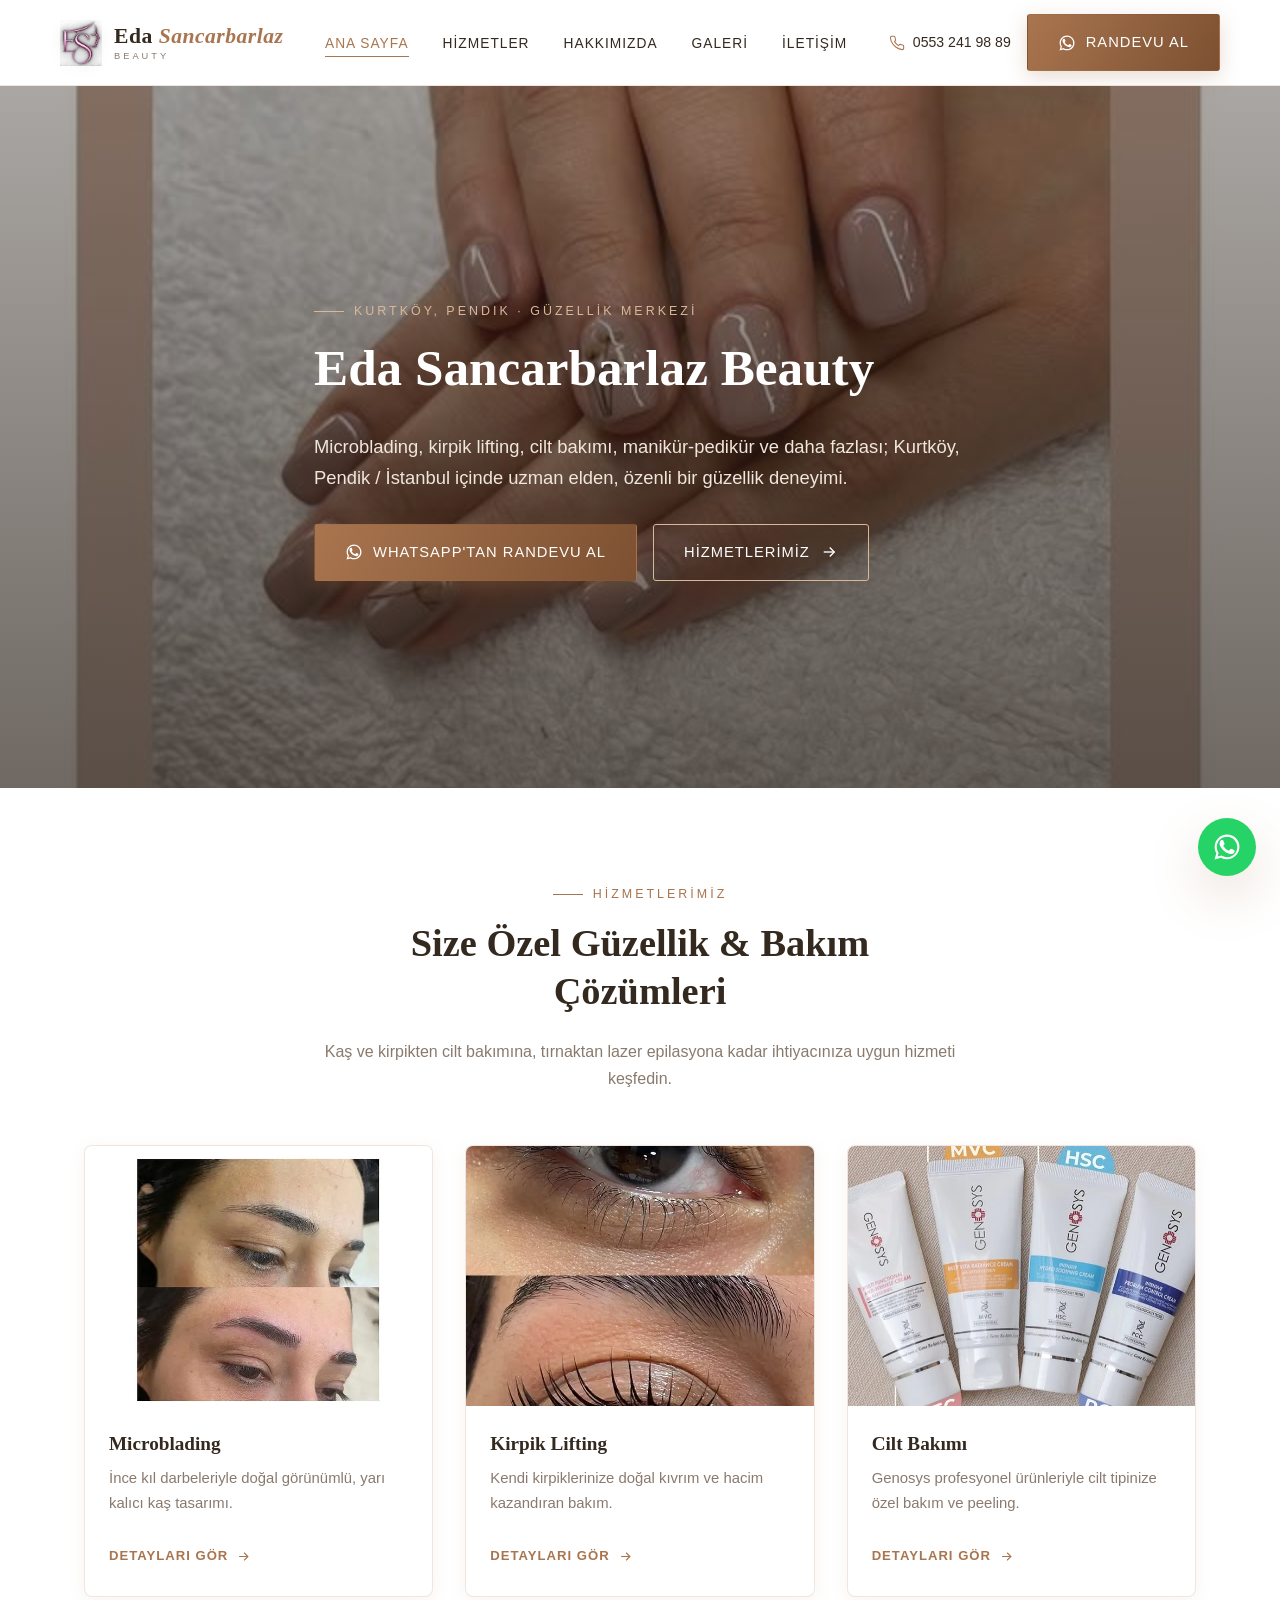
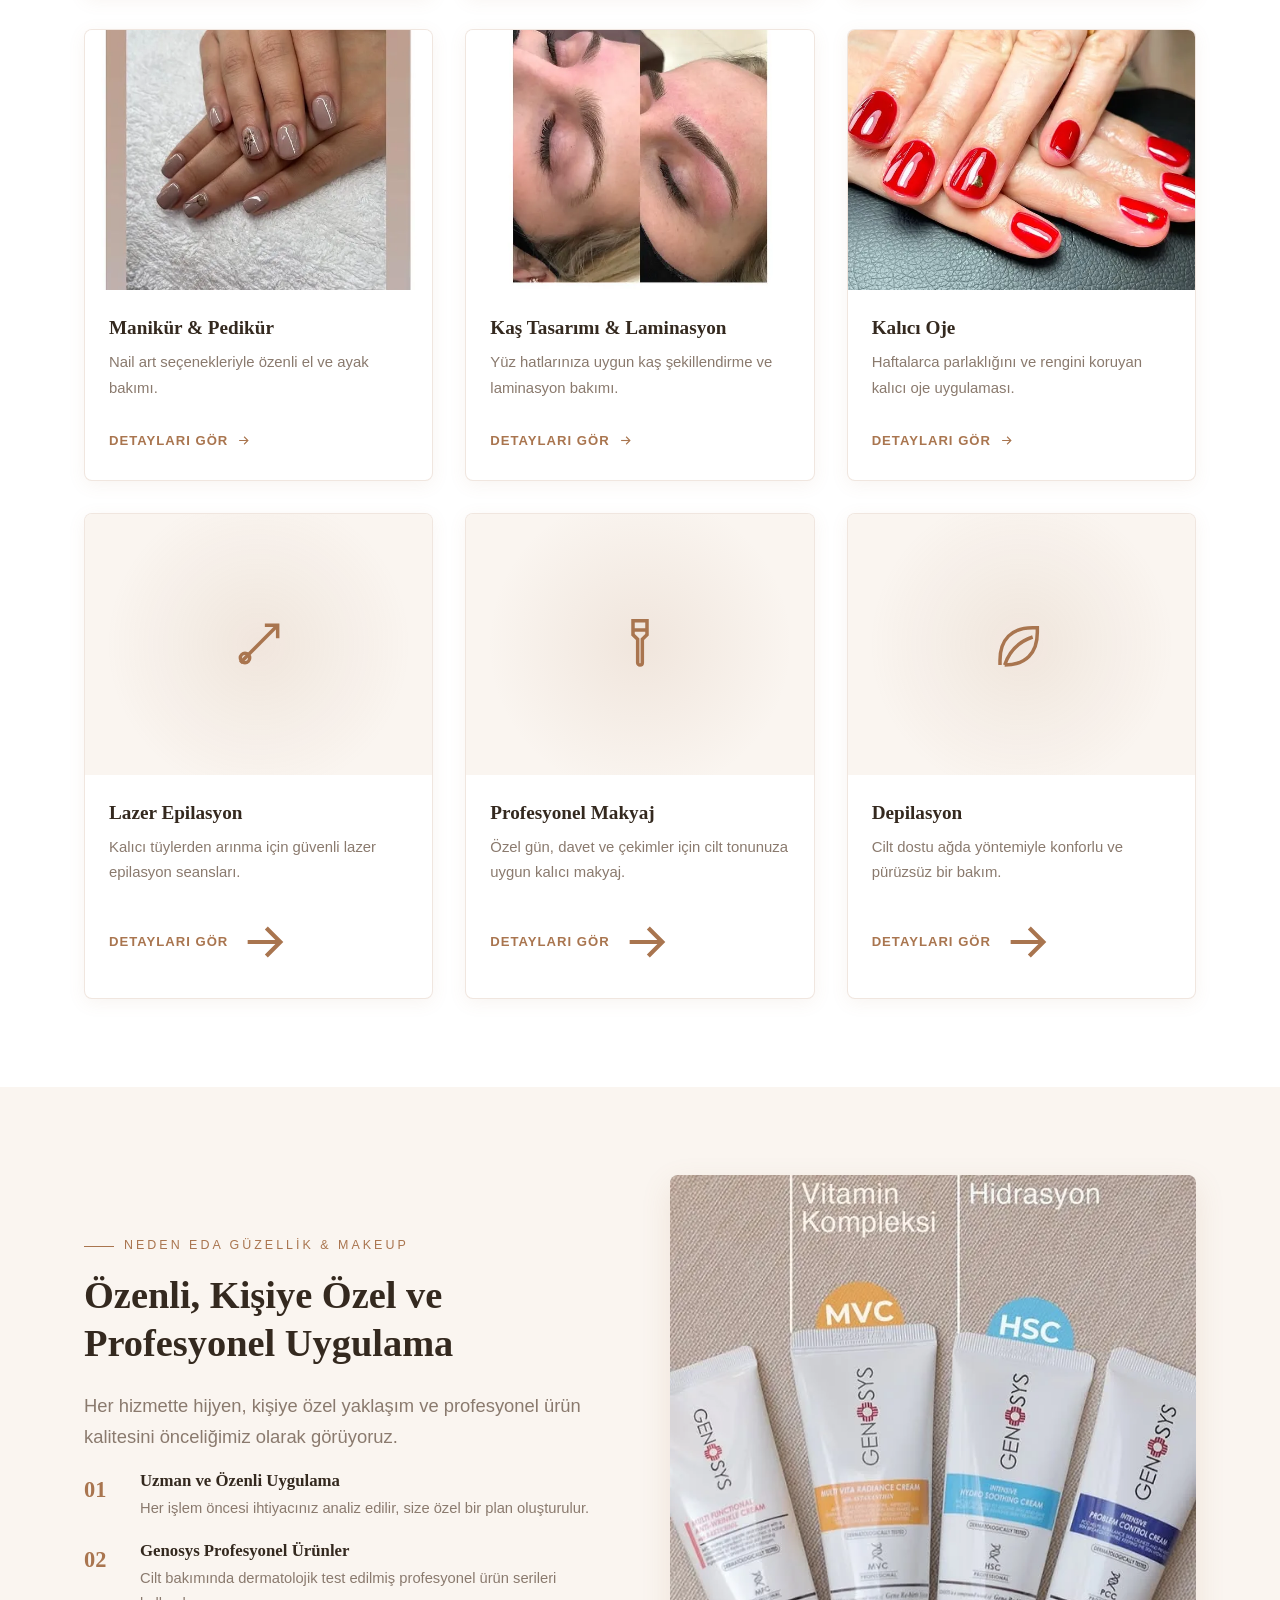
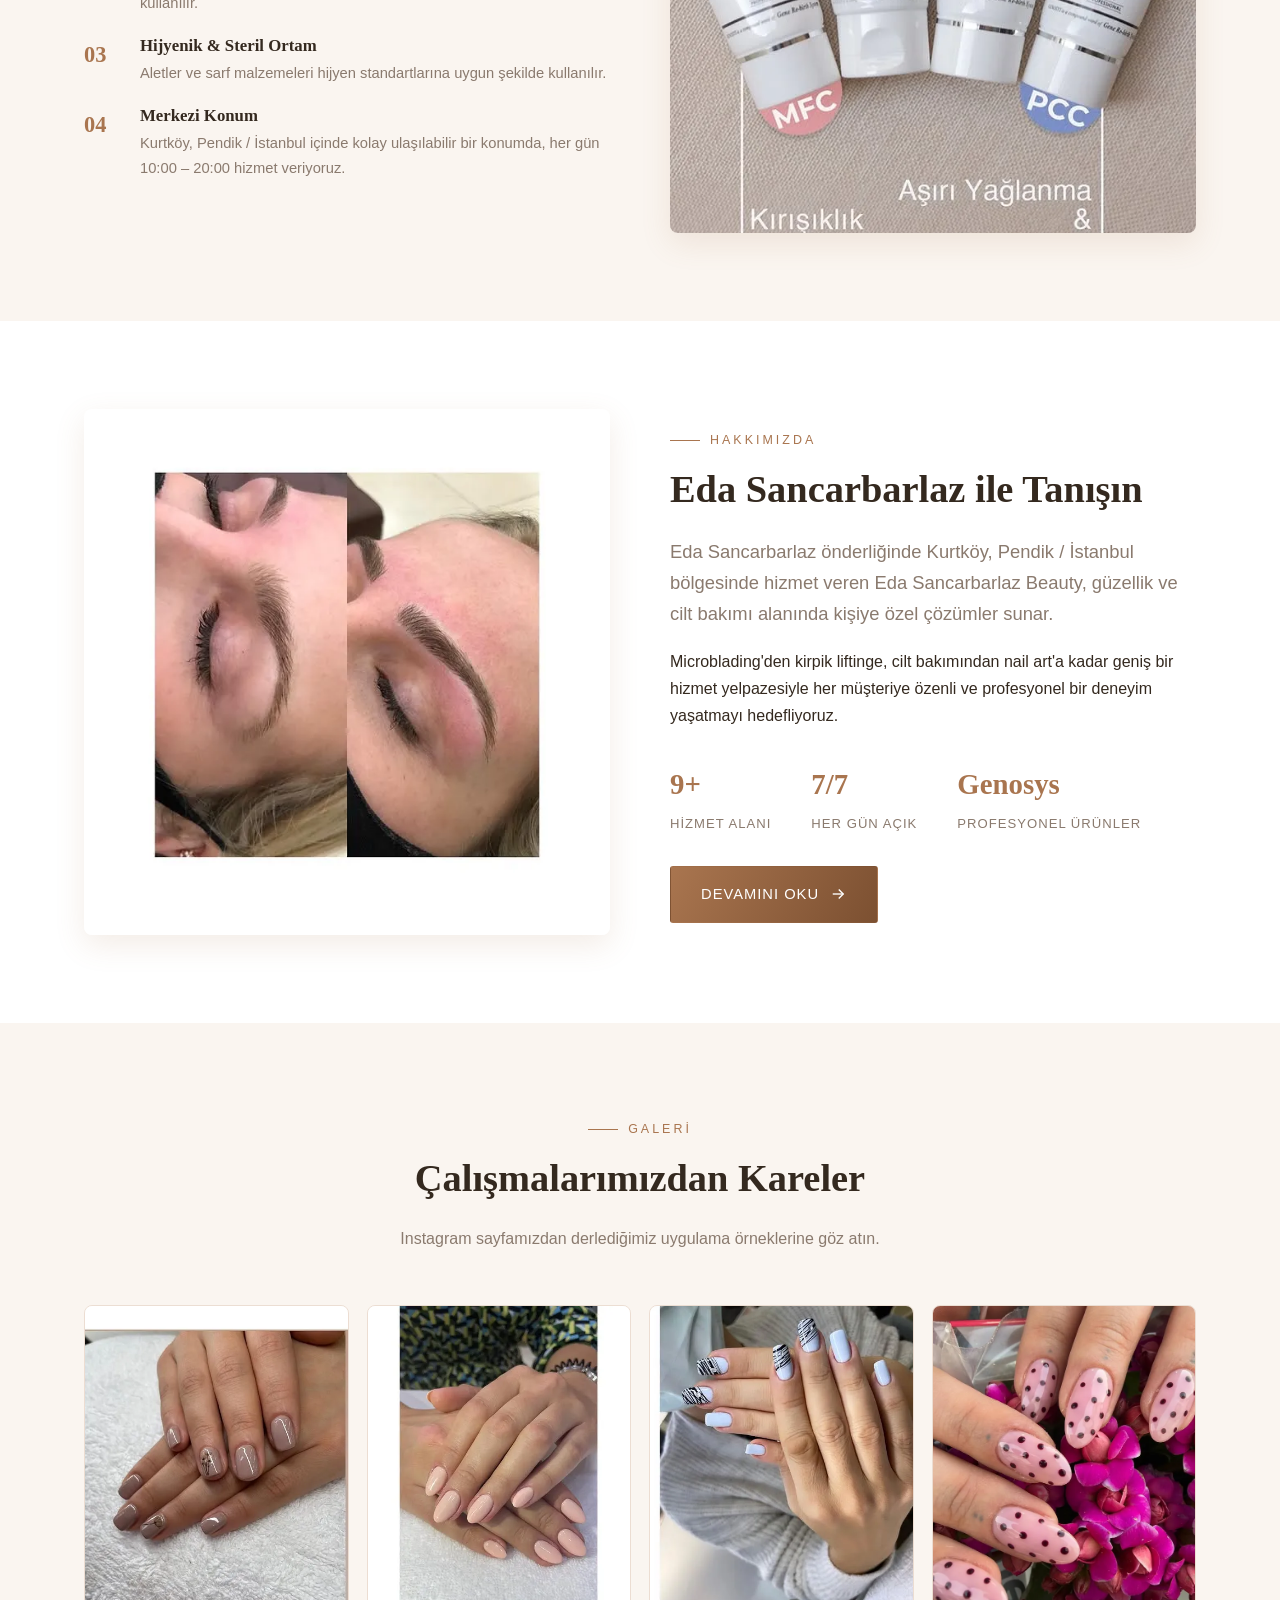
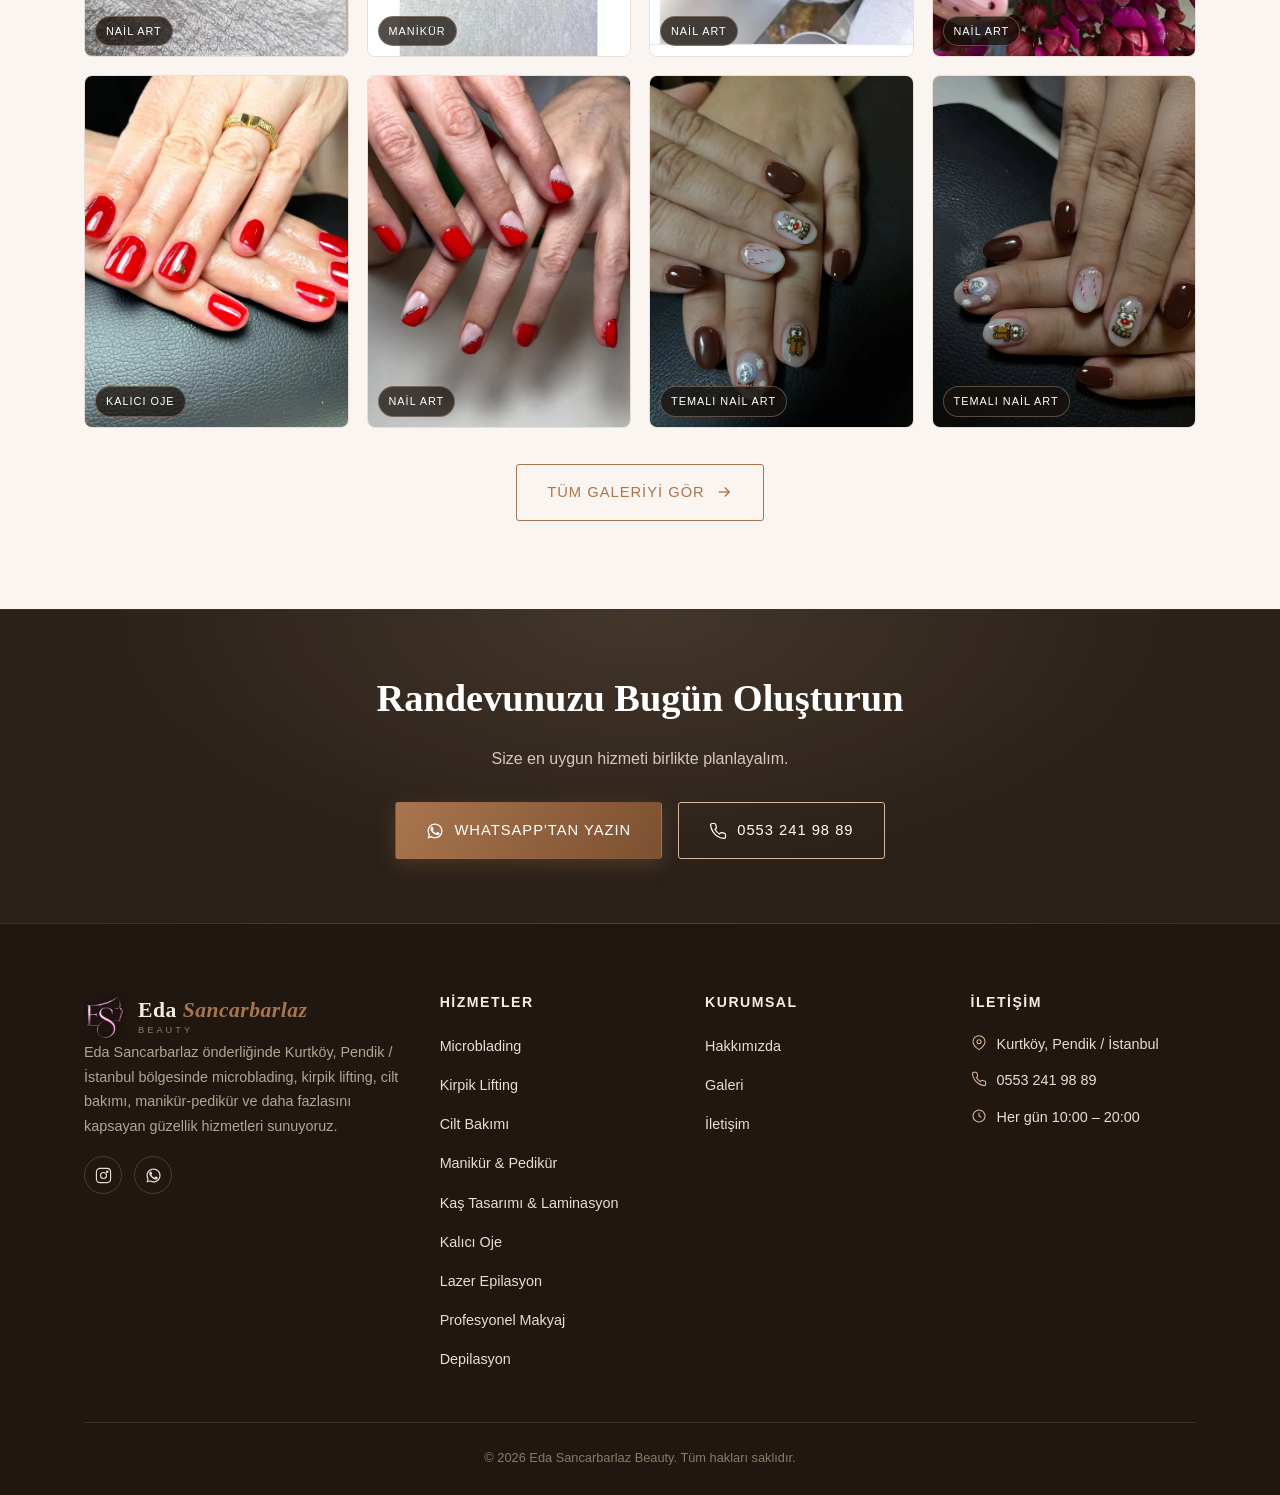
<file: index.htm>
﻿<!DOCTYPE html>
<html lang="tr">
<head>
<meta charset="UTF-8">
<meta name="viewport" content="width=device-width, initial-scale=1.0">
<title>Eda Sancarbarlaz Beauty | Kurtköy, Pendik Güzellik Merkezi - Microblading, Kirpik Lifting, Cilt Bakımı</title>
<meta name="description" content="Kurtköy, Pendik / İstanbul içinde microblading, kirpik lifting, cilt bakımı, manikür-pedikür, kalıcı oje ve lazer epilasyon hizmetleri. Eda Sancarbarlaz Beauty ile randevunuzu oluşturun.">
<link rel="canonical" href="https://www.edasancarbarlaz.com/">
<meta property="og:type" content="website">
<meta property="og:title" content="Eda Sancarbarlaz Beauty | Kurtköy, Pendik Güzellik Merkezi - Microblading, Kirpik Lifting, Cilt Bakımı">
<meta property="og:description" content="Kurtköy, Pendik / İstanbul içinde microblading, kirpik lifting, cilt bakımı, manikür-pedikür, kalıcı oje ve lazer epilasyon hizmetleri. Eda Sancarbarlaz Beauty ile randevunuzu oluşturun.">
<meta property="og:locale" content="tr_TR">
<meta property="og:site_name" content="Eda Sancarbarlaz Beauty">
<meta name="robots" content="index, follow">
<link rel="icon" href="assets/img/favicon.png" type="image/png">
<link rel="preconnect" href="https://fonts.googleapis.com">
<link rel="preconnect" href="https://fonts.gstatic.com" crossorigin="">
<link href="css2?family=Playfair+Display:wght@600;700&amp;family=Jost:wght@300;400;500;600&amp;display=swap" rel="stylesheet">
<link rel="stylesheet" href="assets/css/style.css">

<script type="application/ld+json">
{
  "@context": "https://schema.org",
  "@type": "BeautySalon",
  "name": "Eda Sancarbarlaz Beauty",
  "image": "https://www.edasancarbarlazbeauty.com/assets/img/logo-full.jpg",
  "logo": "https://www.edasancarbarlazbeauty.com/assets/img/logo-full.jpg",
  "url": "https://www.edasancarbarlazbeauty.com/",
  "telephone": "+905532419889",
  "priceRange": "$$",
  "address": {
    "@type": "PostalAddress",
    "addressLocality": "Kurtköy, Pendik",
    "addressRegion": "İstanbul",
    "addressCountry": "TR"
  },
  "openingHoursSpecification": [{
    "@type": "OpeningHoursSpecification",
    "dayOfWeek": ["Monday","Tuesday","Wednesday","Thursday","Friday","Saturday","Sunday"],
    "opens": "10:00",
    "closes": "20:00"
  }],
  "sameAs": ["https://www.instagram.com/edaguzellikmakeup"]
}
</script>
</head>
<body>
<header class="site-header">
  <div class="container header-inner">
    <a href="index.html" class="logo"><picture><source srcset="assets/img/logo-icon.webp" type="image/webp"><img src="assets/img/logo-icon.png" alt="Eda Sancarbarlaz Beauty logo" class="logo-icon"></picture><span class="logo-text">Eda <span>Sancarbarlaz</span><small>Beauty</small></span></a>
    <nav class="main-nav"><ul><li><a class="active" href="index.html">Ana Sayfa</a></li><li><a class="" href="hizmetler.html">Hizmetler</a></li><li><a class="" href="hakkimizda.html">Hakkımızda</a></li><li><a class="" href="galeri.html">Galeri</a></li><li><a class="" href="iletisim.html">İletişim</a></li></ul></nav>
    <div class="header-actions">
      <div class="header-phone"><svg viewbox="0 0 24 24" fill="none" stroke="currentColor" stroke-width="1.6"><path d="M22 16.92v3a2 2 0 0 1-2.18 2 19.79 19.79 0 0 1-8.63-3.07 19.5 19.5 0 0 1-6-6 19.79 19.79 0 0 1-3.07-8.67A2 2 0 0 1 4.11 2h3a2 2 0 0 1 2 1.72c.127.96.361 1.903.7 2.81a2 2 0 0 1-.45 2.11L8.09 9.91a16 16 0 0 0 6 6l1.27-1.27a2 2 0 0 1 2.11-.45c.907.339 1.85.573 2.81.7A2 2 0 0 1 22 16.92z"></path></svg><a href="tel:+905532419889">0553 241 98 89</a></div>
      <a class="btn btn-gold" href="https://wa.me/905532419889" target="_blank" rel="noopener"><svg viewbox="0 0 24 24" fill="currentColor"><path d="M17.472 14.382c-.297-.149-1.758-.867-2.03-.967-.273-.099-.471-.148-.67.15-.197.297-.767.966-.94 1.164-.173.199-.347.223-.644.075-.297-.15-1.255-.463-2.39-1.475-.883-.788-1.48-1.761-1.653-2.059-.173-.297-.018-.458.13-.606.134-.133.298-.347.446-.52.149-.174.198-.298.298-.497.099-.198.05-.371-.025-.52-.075-.149-.669-1.612-.916-2.207-.242-.579-.487-.5-.669-.51-.173-.008-.371-.01-.57-.01-.198 0-.52.074-.792.372-.272.297-1.04 1.016-1.04 2.479 0 1.462 1.065 2.875 1.213 3.074.149.198 2.096 3.2 5.077 4.487.709.306 1.262.489 1.694.625.712.227 1.36.195 1.871.118.571-.085 1.758-.719 2.006-1.413.248-.694.248-1.289.173-1.413-.074-.124-.272-.198-.57-.347z"></path><path d="M12.04 2C6.58 2 2.13 6.45 2.13 11.91c0 1.85.5 3.58 1.36 5.07L2 22l5.2-1.44a9.94 9.94 0 0 0 4.84 1.23h.01c5.46 0 9.91-4.45 9.91-9.91 0-2.65-1.03-5.14-2.9-7.01A9.87 9.87 0 0 0 12.04 2zm0 18.1h-.01a8.2 8.2 0 0 1-4.18-1.14l-.3-.18-3.09.85.83-3.01-.2-.31a8.18 8.18 0 0 1-1.26-4.4c0-4.52 3.68-8.2 8.21-8.2 2.19 0 4.25.86 5.8 2.41a8.15 8.15 0 0 1 2.4 5.8c0 4.53-3.68 8.18-8.2 8.18z"></path></svg>Randevu Al</a>
      <button class="nav-toggle" aria-label="Menü"><span></span><span></span><span></span></button>
    </div>
  </div>
</header>

<section class="hero hero-slider">
  <div class="hero-slides"><div class="hero-slide active" style="background-image:url('assets/img/manikur-mor-cicek-tasarim.jpg')"></div><div class="hero-slide" style="background-image:url('assets/img/kalici-oje-kirmizi.jpg')"></div><div class="hero-slide" style="background-image:url('assets/img/kirpik-lifting-oncesi-sonrasi.jpg')"></div><div class="hero-slide" style="background-image:url('assets/img/genosys-profesyonel-cilt-bakim-urunleri.jpg')"></div><div class="hero-slide" style="background-image:url('assets/img/kas-tasarimi-oncesi-sonrasi.jpg')"></div></div>
  <div class="hero-overlay"></div>
  <div class="container hero-content">
    <div class="eyebrow">KURTKÖY, PENDIK &middot; GÜZELLİK MERKEZİ</div>
    <h1>Eda Sancarbarlaz Beauty</h1>
    <p class="lead">Microblading, kirpik lifting, cilt bakımı, manikür-pedikür ve daha fazlası; Kurtköy, Pendik / İstanbul içinde uzman elden, özenli bir güzellik deneyimi.</p>
    <div class="hero-cta">
      <a class="btn btn-gold" href="https://wa.me/905532419889" target="_blank" rel="noopener"><svg viewbox="0 0 24 24" fill="currentColor"><path d="M17.472 14.382c-.297-.149-1.758-.867-2.03-.967-.273-.099-.471-.148-.67.15-.197.297-.767.966-.94 1.164-.173.199-.347.223-.644.075-.297-.15-1.255-.463-2.39-1.475-.883-.788-1.48-1.761-1.653-2.059-.173-.297-.018-.458.13-.606.134-.133.298-.347.446-.52.149-.174.198-.298.298-.497.099-.198.05-.371-.025-.52-.075-.149-.669-1.612-.916-2.207-.242-.579-.487-.5-.669-.51-.173-.008-.371-.01-.57-.01-.198 0-.52.074-.792.372-.272.297-1.04 1.016-1.04 2.479 0 1.462 1.065 2.875 1.213 3.074.149.198 2.096 3.2 5.077 4.487.709.306 1.262.489 1.694.625.712.227 1.36.195 1.871.118.571-.085 1.758-.719 2.006-1.413.248-.694.248-1.289.173-1.413-.074-.124-.272-.198-.57-.347z"></path><path d="M12.04 2C6.58 2 2.13 6.45 2.13 11.91c0 1.85.5 3.58 1.36 5.07L2 22l5.2-1.44a9.94 9.94 0 0 0 4.84 1.23h.01c5.46 0 9.91-4.45 9.91-9.91 0-2.65-1.03-5.14-2.9-7.01A9.87 9.87 0 0 0 12.04 2zm0 18.1h-.01a8.2 8.2 0 0 1-4.18-1.14l-.3-.18-3.09.85.83-3.01-.2-.31a8.18 8.18 0 0 1-1.26-4.4c0-4.52 3.68-8.2 8.21-8.2 2.19 0 4.25.86 5.8 2.41a8.15 8.15 0 0 1 2.4 5.8c0 4.53-3.68 8.18-8.2 8.18z"></path></svg>WhatsApp'tan Randevu Al</a>
      <a class="btn btn-outline on-dark" href="hizmetler.html">Hizmetlerimiz <svg viewbox="0 0 24 24" fill="none" stroke="currentColor" stroke-width="1.8"><path d="M5 12h14"></path><path d="m13 6 6 6-6 6"></path></svg></a>
    </div>
  </div>
</section>

<section class="section">
  <div class="container">
    <div class="section-head">
      <div class="eyebrow" style="justify-content:center">HİZMETLERİMİZ</div>
      <h2>Size Özel Güzellik &amp; Bakım Çözümleri</h2>
      <p>Kaş ve kirpikten cilt bakımına, tırnaktan lazer epilasyona kadar ihtiyacınıza uygun hizmeti keşfedin.</p>
    </div>
    <div class="grid grid-3"><a class="service-card" href="hizmetler/microblading.html">
          <div class="img-wrap"><picture><source srcset="assets/img/microblading-oncesi-sonrasi.webp" type="image/webp"><img src="assets/img/microblading-oncesi-sonrasi.jpg" alt="Microblading (Kaş Kalıcı Makyaj)" class="" loading="eager"></picture></div>
          <div class="card-body">
            <h3>Microblading</h3>
            <p>İnce kıl darbeleriyle doğal görünümlü, yarı kalıcı kaş tasarımı.</p>
            <span class="card-link">Detayları Gör <svg viewbox="0 0 24 24" fill="none" stroke="currentColor" stroke-width="1.8"><path d="M5 12h14"></path><path d="m13 6 6 6-6 6"></path></svg></span>
          </div>
        </a><a class="service-card" href="hizmetler/kirpik-lifting.html">
          <div class="img-wrap"><picture><source srcset="assets/img/kirpik-lifting-oncesi-sonrasi.webp" type="image/webp"><img src="assets/img/kirpik-lifting-oncesi-sonrasi.jpg" alt="Kirpik Lifting (Lash Lift)" class="" loading="eager"></picture></div>
          <div class="card-body">
            <h3>Kirpik Lifting</h3>
            <p>Kendi kirpiklerinize doğal kıvrım ve hacim kazandıran bakım.</p>
            <span class="card-link">Detayları Gör <svg viewbox="0 0 24 24" fill="none" stroke="currentColor" stroke-width="1.8"><path d="M5 12h14"></path><path d="m13 6 6 6-6 6"></path></svg></span>
          </div>
        </a><a class="service-card" href="hizmetler/cilt-bakimi.html">
          <div class="img-wrap"><picture><source srcset="assets/img/genosys-profesyonel-cilt-bakim-urunleri.webp" type="image/webp"><img src="assets/img/genosys-profesyonel-cilt-bakim-urunleri.jpg" alt="Cilt Bakımı (Genosys Profesyonel Bakım)" class="" loading="eager"></picture></div>
          <div class="card-body">
            <h3>Cilt Bakımı</h3>
            <p>Genosys profesyonel ürünleriyle cilt tipinize özel bakım ve peeling.</p>
            <span class="card-link">Detayları Gör <svg viewbox="0 0 24 24" fill="none" stroke="currentColor" stroke-width="1.8"><path d="M5 12h14"></path><path d="m13 6 6 6-6 6"></path></svg></span>
          </div>
        </a><a class="service-card" href="hizmetler/manikur-pedikur.html">
          <div class="img-wrap"><picture><source srcset="assets/img/manikur-mor-cicek-tasarim.webp" type="image/webp"><img src="assets/img/manikur-mor-cicek-tasarim.jpg" alt="Manikür & Pedikür" class="" loading="eager"></picture></div>
          <div class="card-body">
            <h3>Manikür & Pedikür</h3>
            <p>Nail art seçenekleriyle özenli el ve ayak bakımı.</p>
            <span class="card-link">Detayları Gör <svg viewbox="0 0 24 24" fill="none" stroke="currentColor" stroke-width="1.8"><path d="M5 12h14"></path><path d="m13 6 6 6-6 6"></path></svg></span>
          </div>
        </a><a class="service-card" href="hizmetler/kas-tasarimi.html">
          <div class="img-wrap"><picture><source srcset="assets/img/kas-tasarimi-oncesi-sonrasi.webp" type="image/webp"><img src="assets/img/kas-tasarimi-oncesi-sonrasi.jpg" alt="Kaş Tasarımı & Laminasyon" class="" loading="eager"></picture></div>
          <div class="card-body">
            <h3>Kaş Tasarımı & Laminasyon</h3>
            <p>Yüz hatlarınıza uygun kaş şekillendirme ve laminasyon bakımı.</p>
            <span class="card-link">Detayları Gör <svg viewbox="0 0 24 24" fill="none" stroke="currentColor" stroke-width="1.8"><path d="M5 12h14"></path><path d="m13 6 6 6-6 6"></path></svg></span>
          </div>
        </a><a class="service-card" href="hizmetler/kalici-oje.html">
          <div class="img-wrap"><picture><source srcset="assets/img/kalici-oje-kirmizi.webp" type="image/webp"><img src="assets/img/kalici-oje-kirmizi.jpg" alt="Kalıcı Oje" class="" loading="eager"></picture></div>
          <div class="card-body">
            <h3>Kalıcı Oje</h3>
            <p>Haftalarca parlaklığını ve rengini koruyan kalıcı oje uygulaması.</p>
            <span class="card-link">Detayları Gör <svg viewbox="0 0 24 24" fill="none" stroke="currentColor" stroke-width="1.8"><path d="M5 12h14"></path><path d="m13 6 6 6-6 6"></path></svg></span>
          </div>
        </a><a class="service-card icon-card" href="hizmetler/lazer-epilasyon.html">
          <div class="icon-wrap"><svg viewbox="0 0 24 24" fill="none" stroke="currentColor" stroke-width="1.5"><path d="M4 20 20 4"></path><path d="M14.5 4h5.5v5.5"></path><circle cx="6" cy="18" r="2"></circle></svg></div>
          <div class="card-body">
            <h3>Lazer Epilasyon</h3>
            <p>Kalıcı tüylerden arınma için güvenli lazer epilasyon seansları.</p>
            <span class="card-link">Detayları Gör <svg viewbox="0 0 24 24" fill="none" stroke="currentColor" stroke-width="1.8"><path d="M5 12h14"></path><path d="m13 6 6 6-6 6"></path></svg></span>
          </div>
        </a><a class="service-card icon-card" href="hizmetler/profesyonel-makyaj.html">
          <div class="icon-wrap"><svg viewbox="0 0 24 24" fill="none" stroke="currentColor" stroke-width="1.5"><path d="M9 2h6v6l-2 2v10a1 1 0 0 1-1 1c-.55 0-1-.45-1-1V10L9 8V2z"></path><path d="M9 6h6"></path></svg></div>
          <div class="card-body">
            <h3>Profesyonel Makyaj</h3>
            <p>Özel gün, davet ve çekimler için cilt tonunuza uygun kalıcı makyaj.</p>
            <span class="card-link">Detayları Gör <svg viewbox="0 0 24 24" fill="none" stroke="currentColor" stroke-width="1.8"><path d="M5 12h14"></path><path d="m13 6 6 6-6 6"></path></svg></span>
          </div>
        </a><a class="service-card icon-card" href="hizmetler/depilasyon.html">
          <div class="icon-wrap"><svg viewbox="0 0 24 24" fill="none" stroke="currentColor" stroke-width="1.5"><path d="M5 21c9 0 14-5 14-14V5h-2C8 5 3 10 3 19v2"></path><path d="M5 21c2-6 6-10 12-12"></path></svg></div>
          <div class="card-body">
            <h3>Depilasyon</h3>
            <p>Cilt dostu ağda yöntemiyle konforlu ve pürüzsüz bir bakım.</p>
            <span class="card-link">Detayları Gör <svg viewbox="0 0 24 24" fill="none" stroke="currentColor" stroke-width="1.8"><path d="M5 12h14"></path><path d="m13 6 6 6-6 6"></path></svg></span>
          </div>
        </a></div>
  </div>
</section>

<section class="section alt">
  <div class="container split">
    <div>
      <div class="eyebrow">NEDEN EDA GÜZELLİK &amp; MAKEUP</div>
      <h2>Özenli, Kişiye Özel ve Profesyonel Uygulama</h2>
      <p class="lead">Her hizmette hijyen, kişiye özel yaklaşım ve profesyonel ürün kalitesini önceliğimiz olarak görüyoruz.</p>
      <ul class="feature-list"><li><span class="num">01</span><div><h4>Uzman ve Özenli Uygulama</h4><p>Her işlem öncesi ihtiyacınız analiz edilir, size özel bir plan oluşturulur.</p></div></li><li><span class="num">02</span><div><h4>Genosys Profesyonel Ürünler</h4><p>Cilt bakımında dermatolojik test edilmiş profesyonel ürün serileri kullanılır.</p></div></li><li><span class="num">03</span><div><h4>Hijyenik &amp; Steril Ortam</h4><p>Aletler ve sarf malzemeleri hijyen standartlarına uygun şekilde kullanılır.</p></div></li><li><span class="num">04</span><div><h4>Merkezi Konum</h4><p>Kurtköy, Pendik / İstanbul içinde kolay ulaşılabilir bir konumda, her gün 10:00 – 20:00 hizmet veriyoruz.</p></div></li></ul>
    </div>
    <div><picture><source srcset="assets/img/genosys-profesyonel-cilt-bakim-urunleri.webp" type="image/webp"><img src="assets/img/genosys-profesyonel-cilt-bakim-urunleri.jpg" alt="Eda Sancarbarlaz Beauty cilt bakım ürünleri" class="" loading="eager"></picture></div>
  </div>
</section>

<section class="section">
  <div class="container split">
    <div><picture><source srcset="assets/img/kas-tasarimi-oncesi-sonrasi.webp" type="image/webp"><img src="assets/img/kas-tasarimi-oncesi-sonrasi.jpg" alt="Eda Sancarbarlaz kaş tasarımı uygulaması" class="" loading="eager"></picture></div>
    <div>
      <div class="eyebrow">HAKKIMIZDA</div>
      <h2>Eda Sancarbarlaz ile Tanışın</h2>
      <p class="lead">Eda Sancarbarlaz önderliğinde Kurtköy, Pendik / İstanbul bölgesinde hizmet veren Eda Sancarbarlaz Beauty, güzellik ve cilt bakımı alanında kişiye özel çözümler sunar.</p>
      <p>Microblading'den kirpik liftinge, cilt bakımından nail art'a kadar geniş bir hizmet yelpazesiyle her müşteriye özenli ve profesyonel bir deneyim yaşatmayı hedefliyoruz.</p>
      <div class="stat-row">
        <div class="stat"><b>9+</b><span>Hizmet Alanı</span></div>
        <div class="stat"><b>7/7</b><span>Her Gün Açık</span></div>
        <div class="stat"><b>Genosys</b><span>Profesyonel Ürünler</span></div>
      </div>
      <div class="hero-cta"><a class="btn btn-primary" href="hakkimizda.html">Devamını Oku <svg viewbox="0 0 24 24" fill="none" stroke="currentColor" stroke-width="1.8"><path d="M5 12h14"></path><path d="m13 6 6 6-6 6"></path></svg></a></div>
    </div>
  </div>
</section>

<section class="section alt">
  <div class="container">
    <div class="section-head">
      <div class="eyebrow" style="justify-content:center">GALERİ</div>
      <h2>Çalışmalarımızdan Kareler</h2>
      <p>Instagram sayfamızdan derlediğimiz uygulama örneklerine göz atın.</p>
    </div>
    <div class="gallery-grid"><a href="galeri.html" class="gallery-item" data-cat="nail">
          <picture><source srcset="assets/img/manikur-mor-cicek-tasarim.webp" type="image/webp"><img src="assets/img/manikur-mor-cicek-tasarim.jpg" alt="Nail Art" class="" loading="eager"></picture>
          <span class="tag">Nail Art</span>
        </a><a href="galeri.html" class="gallery-item" data-cat="nail">
          <picture><source srcset="assets/img/manikur-nude-oje.webp" type="image/webp"><img src="assets/img/manikur-nude-oje.jpg" alt="Manikür" class="" loading="eager"></picture>
          <span class="tag">Manikür</span>
        </a><a href="galeri.html" class="gallery-item" data-cat="nail">
          <picture><source srcset="assets/img/nail-art-beyaz-desen.webp" type="image/webp"><img src="assets/img/nail-art-beyaz-desen.jpg" alt="Nail Art" class="" loading="eager"></picture>
          <span class="tag">Nail Art</span>
        </a><a href="galeri.html" class="gallery-item" data-cat="nail">
          <picture><source srcset="assets/img/manikur-pembe-puanli-tasarim.webp" type="image/webp"><img src="assets/img/manikur-pembe-puanli-tasarim.jpg" alt="Nail Art" class="" loading="eager"></picture>
          <span class="tag">Nail Art</span>
        </a><a href="galeri.html" class="gallery-item" data-cat="nail">
          <picture><source srcset="assets/img/kalici-oje-kirmizi.webp" type="image/webp"><img src="assets/img/kalici-oje-kirmizi.jpg" alt="Kalıcı Oje" class="" loading="eager"></picture>
          <span class="tag">Kalıcı Oje</span>
        </a><a href="galeri.html" class="gallery-item" data-cat="nail">
          <picture><source srcset="assets/img/nail-art-kirmizi-simli-french.webp" type="image/webp"><img src="assets/img/nail-art-kirmizi-simli-french.jpg" alt="Nail Art" class="" loading="eager"></picture>
          <span class="tag">Nail Art</span>
        </a><a href="galeri.html" class="gallery-item" data-cat="nail">
          <picture><source srcset="assets/img/nail-art-kis-temasi-1.webp" type="image/webp"><img src="assets/img/nail-art-kis-temasi-1.jpg" alt="Temalı Nail Art" class="" loading="eager"></picture>
          <span class="tag">Temalı Nail Art</span>
        </a><a href="galeri.html" class="gallery-item" data-cat="nail">
          <picture><source srcset="assets/img/nail-art-kis-temasi-2.webp" type="image/webp"><img src="assets/img/nail-art-kis-temasi-2.jpg" alt="Temalı Nail Art" class="" loading="eager"></picture>
          <span class="tag">Temalı Nail Art</span>
        </a></div>
    <div style="text-align:center; margin-top:36px">
      <a class="btn btn-outline" href="galeri.html">Tüm Galeriyi Gör <svg viewbox="0 0 24 24" fill="none" stroke="currentColor" stroke-width="1.8"><path d="M5 12h14"></path><path d="m13 6 6 6-6 6"></path></svg></a>
    </div>
  </div>
</section>

<section class="cta-band">
  <div class="container">
    <h2>Randevunuzu Bugün Oluşturun</h2>
    <p>Size en uygun hizmeti birlikte planlayalım.</p>
    <div class="hero-cta">
      <a class="btn btn-gold" href="https://wa.me/905532419889" target="_blank" rel="noopener"><svg viewbox="0 0 24 24" fill="currentColor"><path d="M17.472 14.382c-.297-.149-1.758-.867-2.03-.967-.273-.099-.471-.148-.67.15-.197.297-.767.966-.94 1.164-.173.199-.347.223-.644.075-.297-.15-1.255-.463-2.39-1.475-.883-.788-1.48-1.761-1.653-2.059-.173-.297-.018-.458.13-.606.134-.133.298-.347.446-.52.149-.174.198-.298.298-.497.099-.198.05-.371-.025-.52-.075-.149-.669-1.612-.916-2.207-.242-.579-.487-.5-.669-.51-.173-.008-.371-.01-.57-.01-.198 0-.52.074-.792.372-.272.297-1.04 1.016-1.04 2.479 0 1.462 1.065 2.875 1.213 3.074.149.198 2.096 3.2 5.077 4.487.709.306 1.262.489 1.694.625.712.227 1.36.195 1.871.118.571-.085 1.758-.719 2.006-1.413.248-.694.248-1.289.173-1.413-.074-.124-.272-.198-.57-.347z"></path><path d="M12.04 2C6.58 2 2.13 6.45 2.13 11.91c0 1.85.5 3.58 1.36 5.07L2 22l5.2-1.44a9.94 9.94 0 0 0 4.84 1.23h.01c5.46 0 9.91-4.45 9.91-9.91 0-2.65-1.03-5.14-2.9-7.01A9.87 9.87 0 0 0 12.04 2zm0 18.1h-.01a8.2 8.2 0 0 1-4.18-1.14l-.3-.18-3.09.85.83-3.01-.2-.31a8.18 8.18 0 0 1-1.26-4.4c0-4.52 3.68-8.2 8.21-8.2 2.19 0 4.25.86 5.8 2.41a8.15 8.15 0 0 1 2.4 5.8c0 4.53-3.68 8.18-8.2 8.18z"></path></svg>WhatsApp'tan Yazın</a>
      <a class="btn btn-outline on-dark" href="tel:+905532419889"><svg viewbox="0 0 24 24" fill="none" stroke="currentColor" stroke-width="1.6"><path d="M22 16.92v3a2 2 0 0 1-2.18 2 19.79 19.79 0 0 1-8.63-3.07 19.5 19.5 0 0 1-6-6 19.79 19.79 0 0 1-3.07-8.67A2 2 0 0 1 4.11 2h3a2 2 0 0 1 2 1.72c.127.96.361 1.903.7 2.81a2 2 0 0 1-.45 2.11L8.09 9.91a16 16 0 0 0 6 6l1.27-1.27a2 2 0 0 1 2.11-.45c.907.339 1.85.573 2.81.7A2 2 0 0 1 22 16.92z"></path></svg>0553 241 98 89</a>
    </div>
  </div>
</section>

<footer class="site-footer">
  <div class="container">
    <div class="footer-grid">
      <div>
        <a href="index.html" class="logo"><picture><source srcset="assets/img/logo-icon.webp" type="image/webp"><img src="assets/img/logo-icon.png" alt="Eda Sancarbarlaz Beauty logo" class="logo-icon"></picture><span class="logo-text">Eda <span>Sancarbarlaz</span><small>Beauty</small></span></a>
        <p>Eda Sancarbarlaz önderliğinde Kurtköy, Pendik / İstanbul bölgesinde microblading, kirpik lifting, cilt bakımı, manikür-pedikür ve daha fazlasını kapsayan güzellik hizmetleri sunuyoruz.</p>
        <div class="footer-social">
          <a href="https://www.instagram.com/edaguzellikmakeup" target="_blank" rel="noopener" aria-label="Instagram"><svg viewbox="0 0 24 24" fill="none" stroke="currentColor" stroke-width="1.6"><rect x="2" y="2" width="20" height="20" rx="5"></rect><circle cx="12" cy="12" r="4.2"></circle><circle cx="17.3" cy="6.7" r="1"></circle></svg></a>
          <a href="https://wa.me/905532419889" target="_blank" rel="noopener" aria-label="WhatsApp"><svg viewbox="0 0 24 24" fill="currentColor"><path d="M17.472 14.382c-.297-.149-1.758-.867-2.03-.967-.273-.099-.471-.148-.67.15-.197.297-.767.966-.94 1.164-.173.199-.347.223-.644.075-.297-.15-1.255-.463-2.39-1.475-.883-.788-1.48-1.761-1.653-2.059-.173-.297-.018-.458.13-.606.134-.133.298-.347.446-.52.149-.174.198-.298.298-.497.099-.198.05-.371-.025-.52-.075-.149-.669-1.612-.916-2.207-.242-.579-.487-.5-.669-.51-.173-.008-.371-.01-.57-.01-.198 0-.52.074-.792.372-.272.297-1.04 1.016-1.04 2.479 0 1.462 1.065 2.875 1.213 3.074.149.198 2.096 3.2 5.077 4.487.709.306 1.262.489 1.694.625.712.227 1.36.195 1.871.118.571-.085 1.758-.719 2.006-1.413.248-.694.248-1.289.173-1.413-.074-.124-.272-.198-.57-.347z"></path><path d="M12.04 2C6.58 2 2.13 6.45 2.13 11.91c0 1.85.5 3.58 1.36 5.07L2 22l5.2-1.44a9.94 9.94 0 0 0 4.84 1.23h.01c5.46 0 9.91-4.45 9.91-9.91 0-2.65-1.03-5.14-2.9-7.01A9.87 9.87 0 0 0 12.04 2zm0 18.1h-.01a8.2 8.2 0 0 1-4.18-1.14l-.3-.18-3.09.85.83-3.01-.2-.31a8.18 8.18 0 0 1-1.26-4.4c0-4.52 3.68-8.2 8.21-8.2 2.19 0 4.25.86 5.8 2.41a8.15 8.15 0 0 1 2.4 5.8c0 4.53-3.68 8.18-8.2 8.18z"></path></svg></a>
        </div>
      </div>
      <div>
        <h4>Hizmetler</h4>
        <ul class="footer-links"><li><a href="hizmetler/microblading.html">Microblading</a></li><li><a href="hizmetler/kirpik-lifting.html">Kirpik Lifting</a></li><li><a href="hizmetler/cilt-bakimi.html">Cilt Bakımı</a></li><li><a href="hizmetler/manikur-pedikur.html">Manikür & Pedikür</a></li><li><a href="hizmetler/kas-tasarimi.html">Kaş Tasarımı & Laminasyon</a></li><li><a href="hizmetler/kalici-oje.html">Kalıcı Oje</a></li><li><a href="hizmetler/lazer-epilasyon.html">Lazer Epilasyon</a></li><li><a href="hizmetler/profesyonel-makyaj.html">Profesyonel Makyaj</a></li><li><a href="hizmetler/depilasyon.html">Depilasyon</a></li></ul>
      </div>
      <div>
        <h4>Kurumsal</h4>
        <ul class="footer-links">
          <li><a href="hakkimizda.html">Hakkımızda</a></li>
          <li><a href="galeri.html">Galeri</a></li>
          <li><a href="iletisim.html">İletişim</a></li>
        </ul>
      </div>
      <div>
        <h4>İletişim</h4>
        <ul class="footer-links footer-contact">
          <li><svg viewbox="0 0 24 24" fill="none" stroke="currentColor" stroke-width="1.6"><path d="M21 10c0 6-9 12-9 12s-9-6-9-12a9 9 0 1 1 18 0z"></path><circle cx="12" cy="10" r="3"></circle></svg> <span>Kurtköy, Pendik / İstanbul</span></li>
          <li><svg viewbox="0 0 24 24" fill="none" stroke="currentColor" stroke-width="1.6"><path d="M22 16.92v3a2 2 0 0 1-2.18 2 19.79 19.79 0 0 1-8.63-3.07 19.5 19.5 0 0 1-6-6 19.79 19.79 0 0 1-3.07-8.67A2 2 0 0 1 4.11 2h3a2 2 0 0 1 2 1.72c.127.96.361 1.903.7 2.81a2 2 0 0 1-.45 2.11L8.09 9.91a16 16 0 0 0 6 6l1.27-1.27a2 2 0 0 1 2.11-.45c.907.339 1.85.573 2.81.7A2 2 0 0 1 22 16.92z"></path></svg> <a href="tel:+905532419889">0553 241 98 89</a></li>
          <li><svg viewbox="0 0 24 24" fill="none" stroke="currentColor" stroke-width="1.6"><circle cx="12" cy="12" r="9"></circle><path d="M12 7v5l3.5 2"></path></svg> <span>Her gün 10:00 – 20:00</span></li>
        </ul>
      </div>
    </div>
    <div class="footer-bottom">
      &copy; <span id="year"></span> Eda Sancarbarlaz Beauty. Tüm hakları saklıdır.
    </div>
  </div>
</footer>
<a href="https://wa.me/905532419889" target="_blank" rel="noopener" class="wa-float" aria-label="WhatsApp'tan yaz"><svg viewbox="0 0 24 24" fill="currentColor"><path d="M17.472 14.382c-.297-.149-1.758-.867-2.03-.967-.273-.099-.471-.148-.67.15-.197.297-.767.966-.94 1.164-.173.199-.347.223-.644.075-.297-.15-1.255-.463-2.39-1.475-.883-.788-1.48-1.761-1.653-2.059-.173-.297-.018-.458.13-.606.134-.133.298-.347.446-.52.149-.174.198-.298.298-.497.099-.198.05-.371-.025-.52-.075-.149-.669-1.612-.916-2.207-.242-.579-.487-.5-.669-.51-.173-.008-.371-.01-.57-.01-.198 0-.52.074-.792.372-.272.297-1.04 1.016-1.04 2.479 0 1.462 1.065 2.875 1.213 3.074.149.198 2.096 3.2 5.077 4.487.709.306 1.262.489 1.694.625.712.227 1.36.195 1.871.118.571-.085 1.758-.719 2.006-1.413.248-.694.248-1.289.173-1.413-.074-.124-.272-.198-.57-.347z"></path><path d="M12.04 2C6.58 2 2.13 6.45 2.13 11.91c0 1.85.5 3.58 1.36 5.07L2 22l5.2-1.44a9.94 9.94 0 0 0 4.84 1.23h.01c5.46 0 9.91-4.45 9.91-9.91 0-2.65-1.03-5.14-2.9-7.01A9.87 9.87 0 0 0 12.04 2zm0 18.1h-.01a8.2 8.2 0 0 1-4.18-1.14l-.3-.18-3.09.85.83-3.01-.2-.31a8.18 8.18 0 0 1-1.26-4.4c0-4.52 3.68-8.2 8.21-8.2 2.19 0 4.25.86 5.8 2.41a8.15 8.15 0 0 1 2.4 5.8c0 4.53-3.68 8.18-8.2 8.18z"></path></svg></a>
<script>document.getElementById('year').textContent = new Date().getFullYear();</script>
<script src="assets/js/main.js"></script>

</body>
</html>
</file>
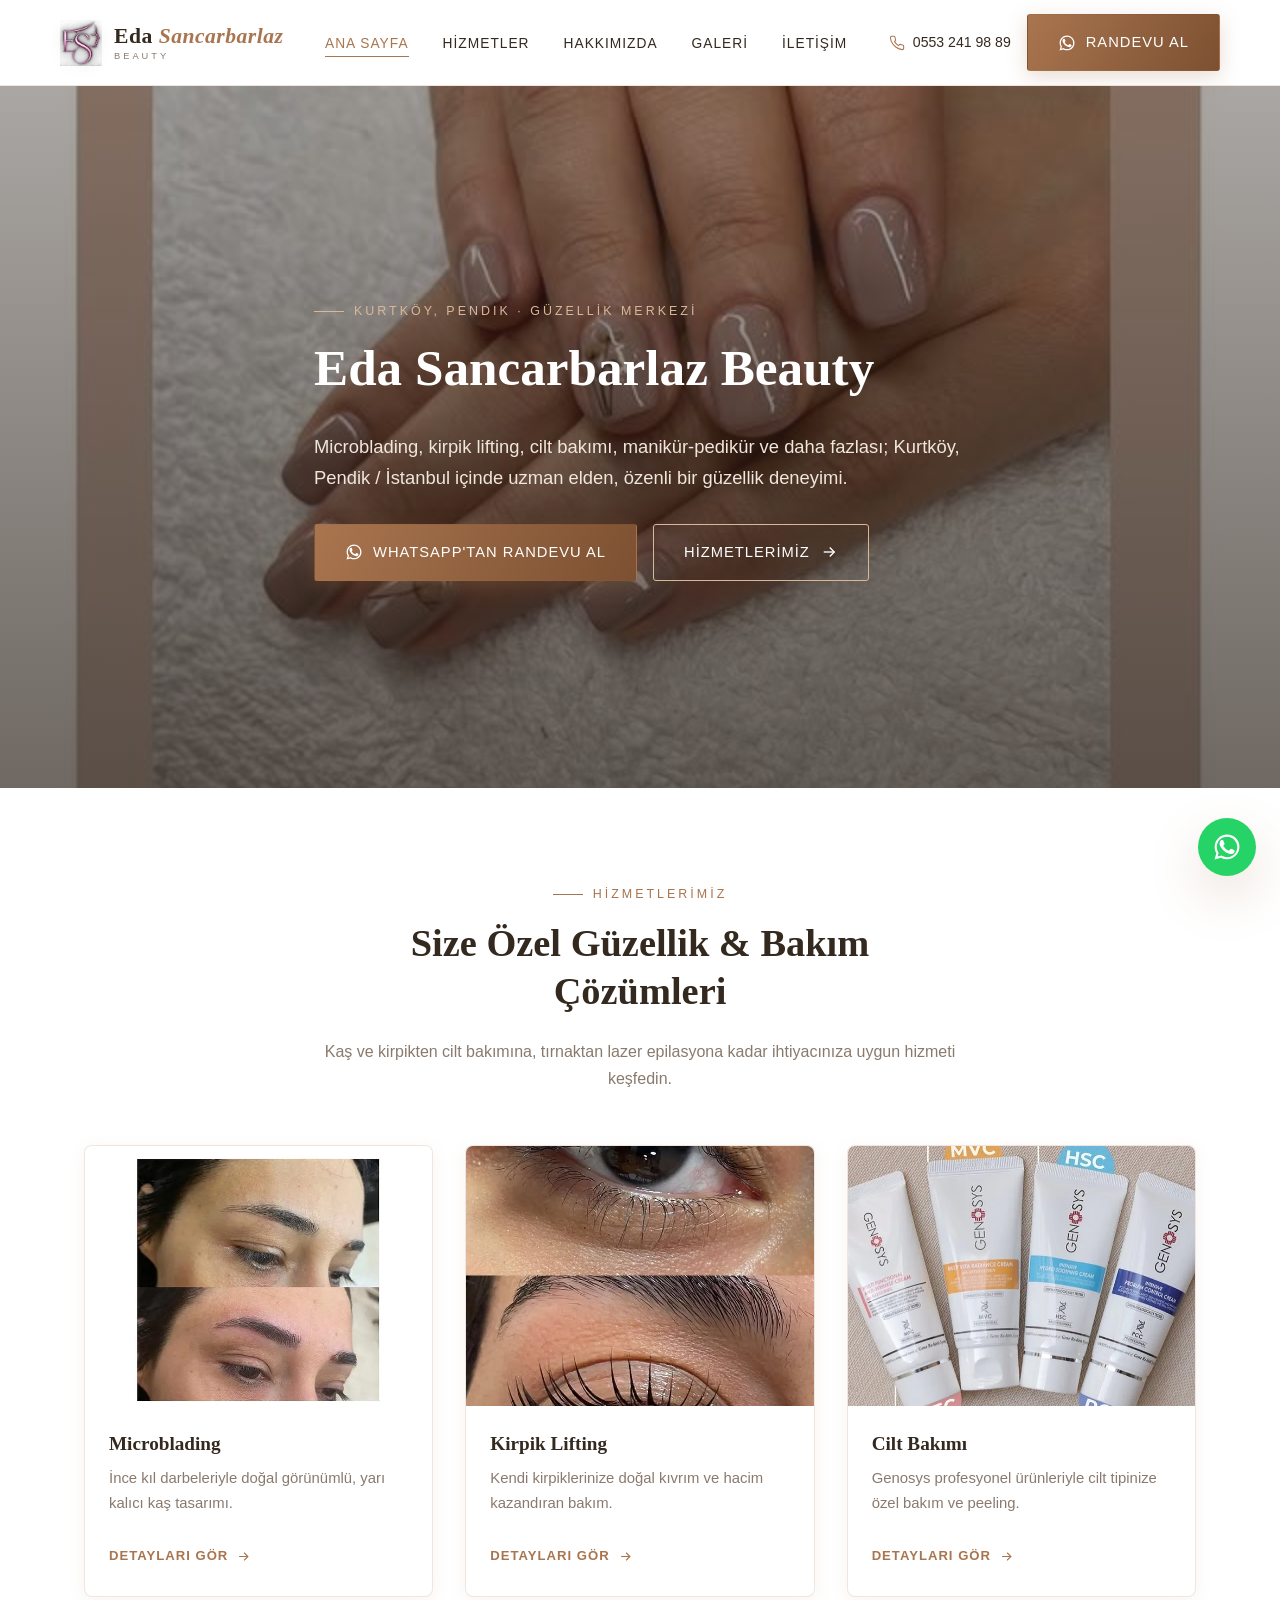
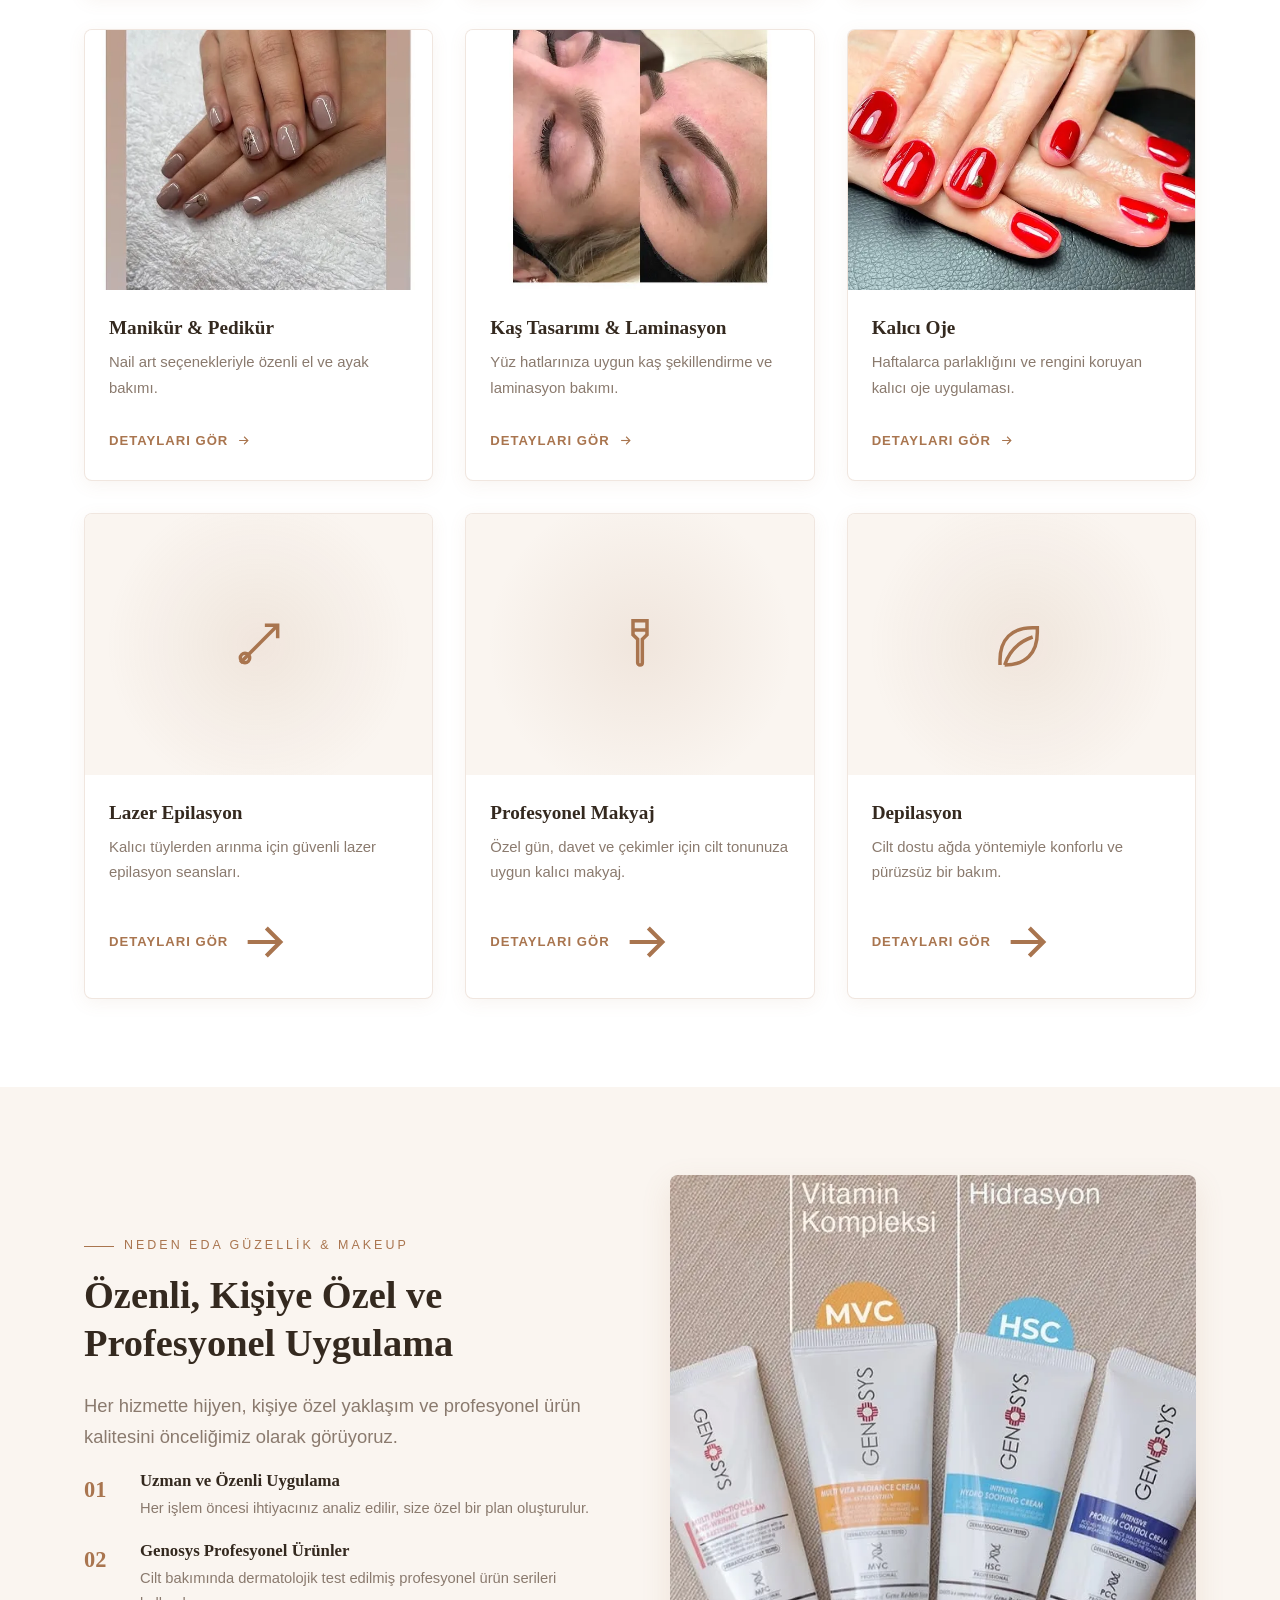
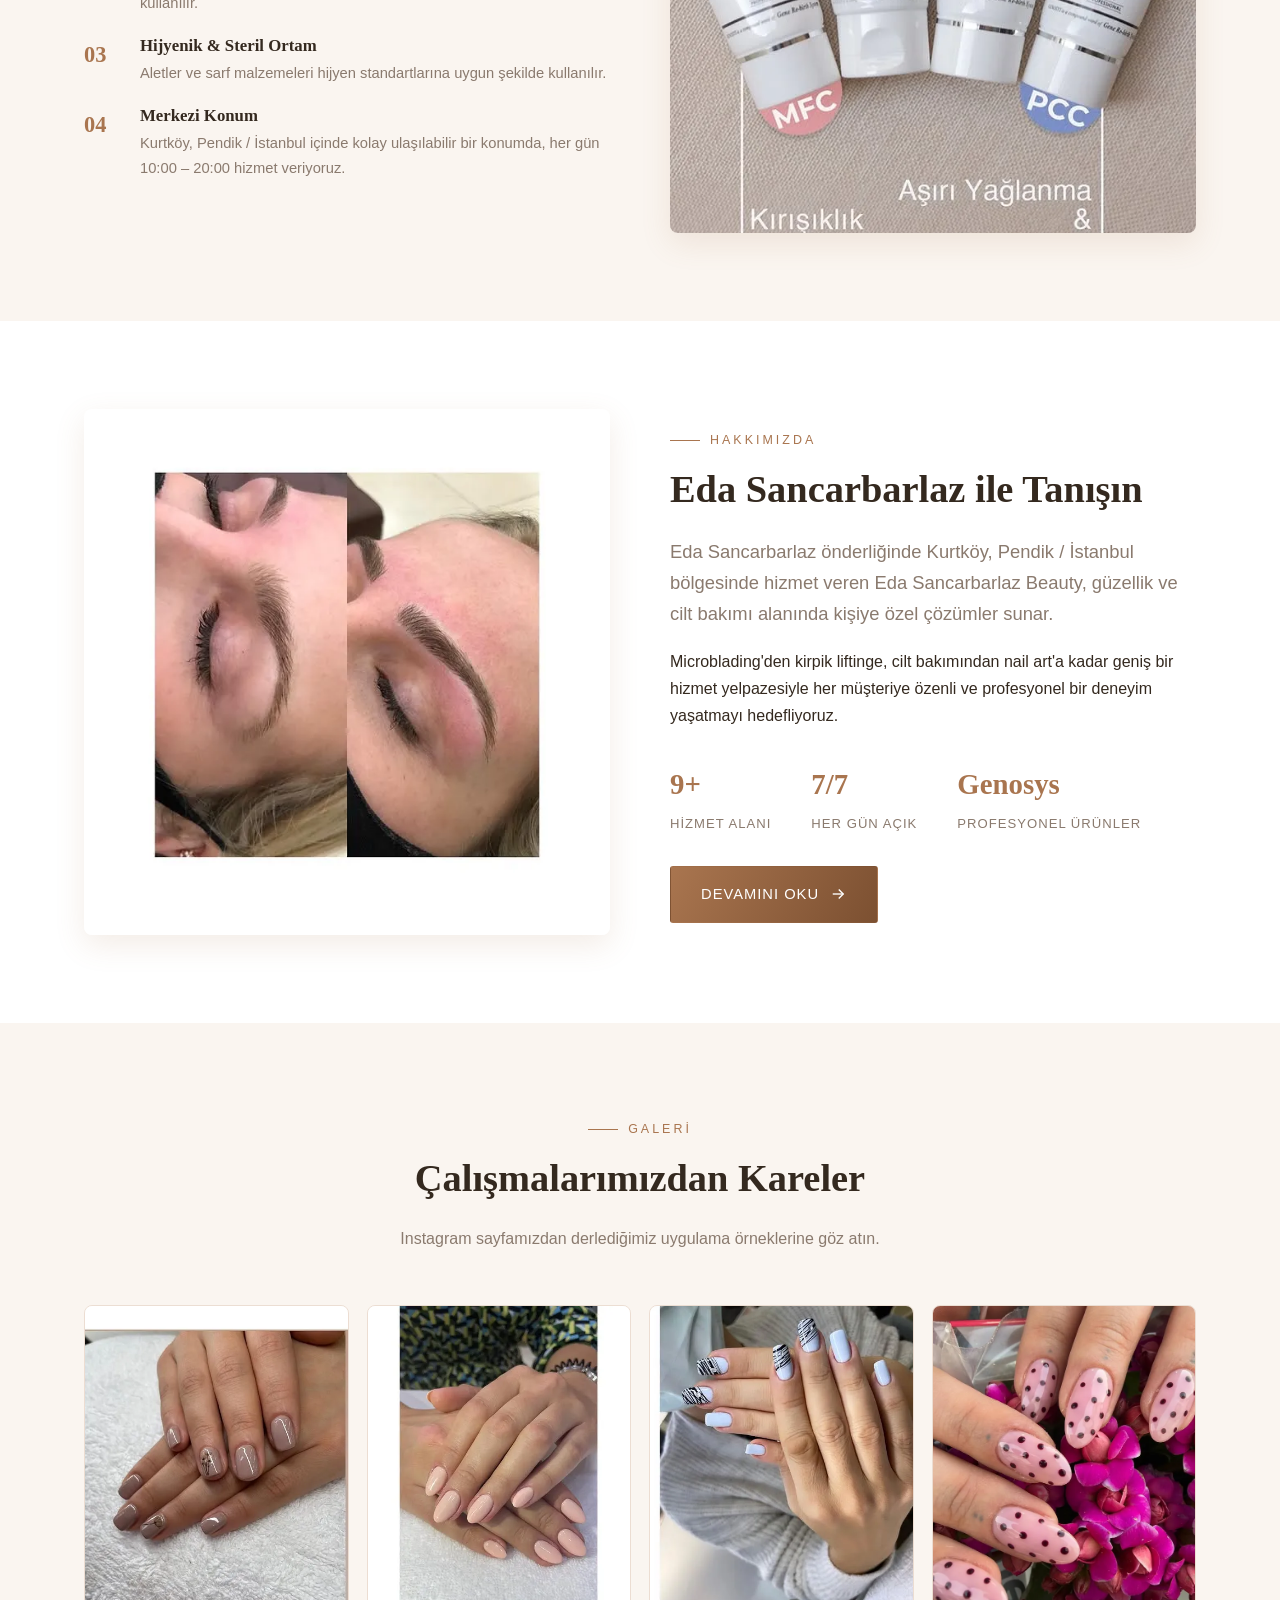
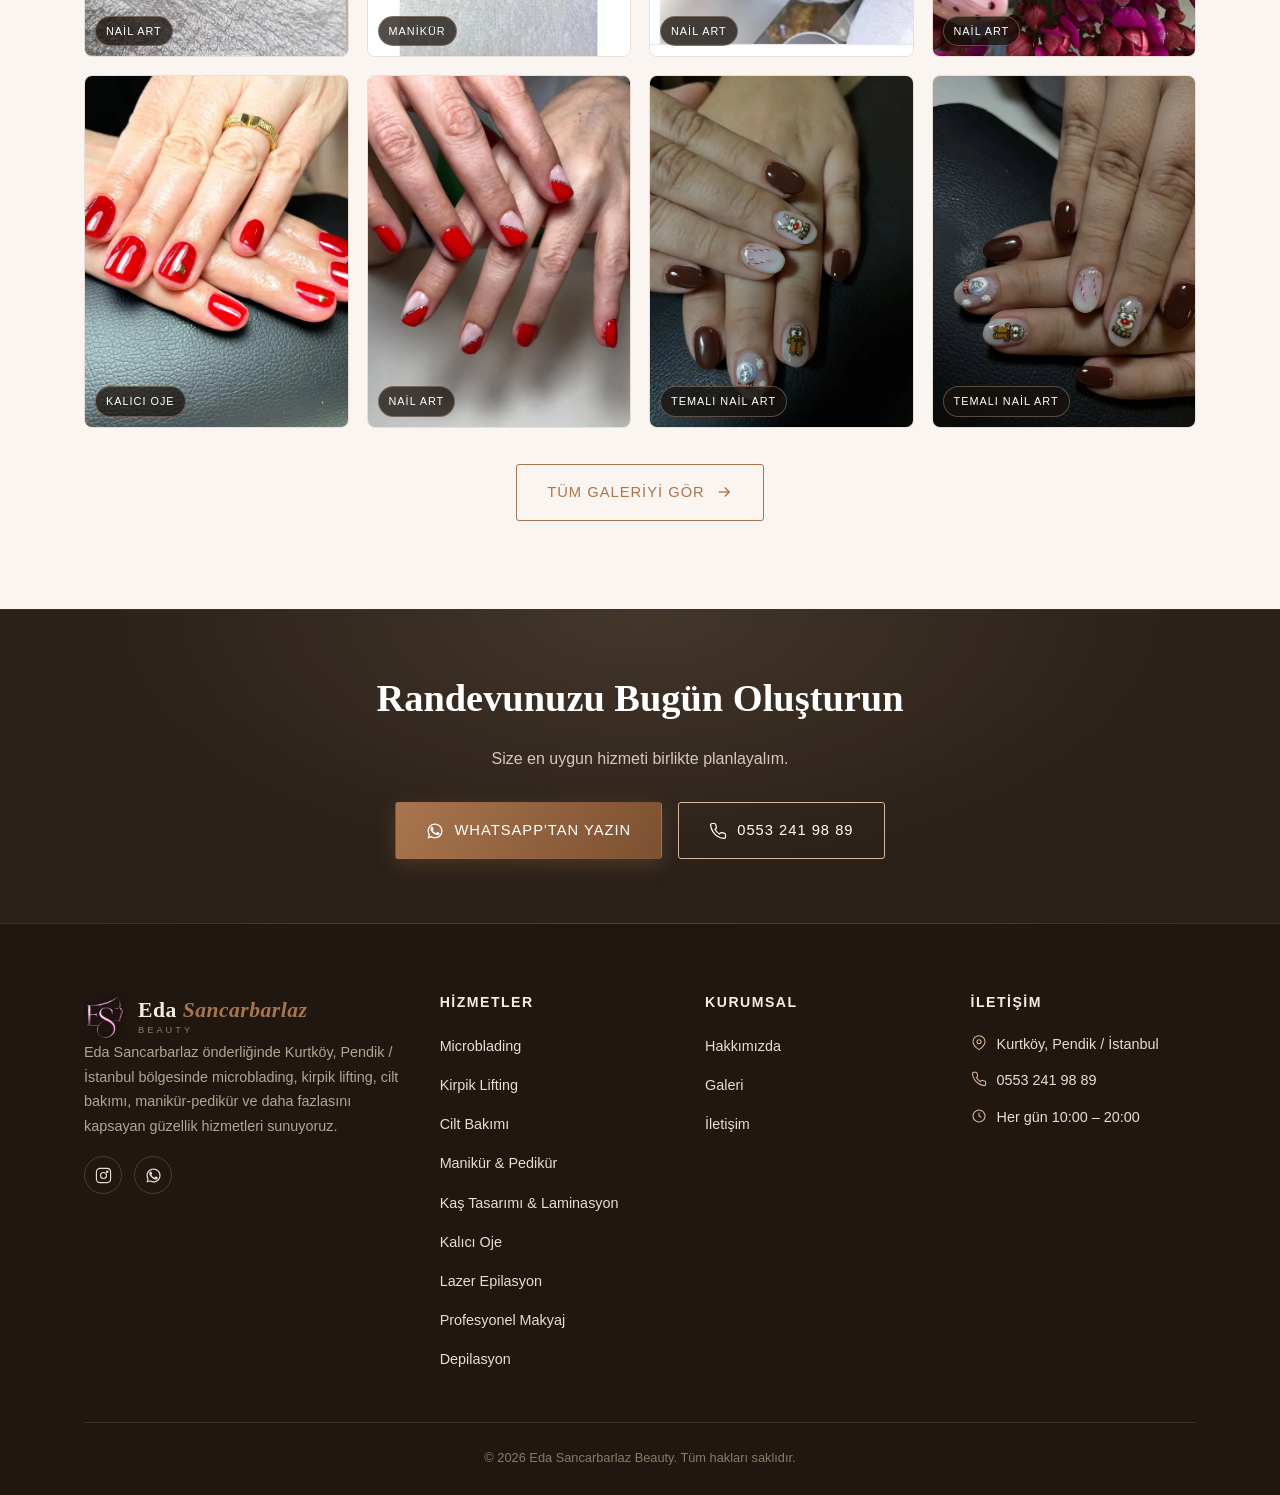
<file: index.html>
﻿<!DOCTYPE html>
<html lang="tr">
<head>
<meta charset="UTF-8">
<meta name="viewport" content="width=device-width, initial-scale=1.0">
<title>Eda Sancarbarlaz Beauty | Kurtköy, Pendik Güzellik Merkezi - Microblading, Kirpik Lifting, Cilt Bakımı</title>
<meta name="description" content="Kurtköy, Pendik / İstanbul içinde microblading, kirpik lifting, cilt bakımı, manikür-pedikür, kalıcı oje ve lazer epilasyon hizmetleri. Eda Sancarbarlaz Beauty ile randevunuzu oluşturun.">
<link rel="canonical" href="https://www.edasancarbarlazbeauty.com/">
<meta property="og:type" content="website">
<meta property="og:title" content="Eda Sancarbarlaz Beauty | Kurtköy, Pendik Güzellik Merkezi - Microblading, Kirpik Lifting, Cilt Bakımı">
<meta property="og:description" content="Kurtköy, Pendik / İstanbul içinde microblading, kirpik lifting, cilt bakımı, manikür-pedikür, kalıcı oje ve lazer epilasyon hizmetleri. Eda Sancarbarlaz Beauty ile randevunuzu oluşturun.">
<meta property="og:locale" content="tr_TR">
<meta property="og:site_name" content="Eda Sancarbarlaz Beauty">
<meta name="robots" content="index, follow">
<link rel="icon" href="assets/img/favicon.png" type="image/png">
<link rel="preconnect" href="https://fonts.googleapis.com">
<link rel="preconnect" href="https://fonts.gstatic.com" crossorigin="">
<link href="css2?family=Playfair+Display:wght@600;700&amp;family=Jost:wght@300;400;500;600&amp;display=swap" rel="stylesheet">
<link rel="stylesheet" href="assets/css/style.css">

<script type="application/ld+json">
{
  "@context": "https://schema.org",
  "@type": "BeautySalon",
  "name": "Eda Sancarbarlaz Beauty",
  "image": "https://www.edasancarbarlazbeauty.com/assets/img/logo-full.jpg",
  "logo": "https://www.edasancarbarlazbeauty.com/assets/img/logo-full.jpg",
  "url": "https://www.edasancarbarlazbeauty.com/",
  "telephone": "+905532419889",
  "priceRange": "$$",
  "address": {
    "@type": "PostalAddress",
    "addressLocality": "Kurtköy, Pendik",
    "addressRegion": "İstanbul",
    "addressCountry": "TR"
  },
  "openingHoursSpecification": [{
    "@type": "OpeningHoursSpecification",
    "dayOfWeek": ["Monday","Tuesday","Wednesday","Thursday","Friday","Saturday","Sunday"],
    "opens": "10:00",
    "closes": "20:00"
  }],
  "sameAs": ["https://www.instagram.com/edaguzellikmakeup"]
}
</script>
</head>
<body>
<header class="site-header">
  <div class="container header-inner">
    <a href="index.html" class="logo"><picture><source srcset="assets/img/logo-icon.webp" type="image/webp"><img src="assets/img/logo-icon.png" alt="Eda Sancarbarlaz Beauty logo" class="logo-icon"></picture><span class="logo-text">Eda <span>Sancarbarlaz</span><small>Beauty</small></span></a>
    <nav class="main-nav"><ul><li><a class="active" href="index.html">Ana Sayfa</a></li><li><a class="" href="hizmetler.html">Hizmetler</a></li><li><a class="" href="hakkimizda.html">Hakkımızda</a></li><li><a class="" href="galeri.html">Galeri</a></li><li><a class="" href="iletisim.html">İletişim</a></li></ul></nav>
    <div class="header-actions">
      <div class="header-phone"><svg viewbox="0 0 24 24" fill="none" stroke="currentColor" stroke-width="1.6"><path d="M22 16.92v3a2 2 0 0 1-2.18 2 19.79 19.79 0 0 1-8.63-3.07 19.5 19.5 0 0 1-6-6 19.79 19.79 0 0 1-3.07-8.67A2 2 0 0 1 4.11 2h3a2 2 0 0 1 2 1.72c.127.96.361 1.903.7 2.81a2 2 0 0 1-.45 2.11L8.09 9.91a16 16 0 0 0 6 6l1.27-1.27a2 2 0 0 1 2.11-.45c.907.339 1.85.573 2.81.7A2 2 0 0 1 22 16.92z"></path></svg><a href="tel:+905532419889">0553 241 98 89</a></div>
      <a class="btn btn-gold" href="https://wa.me/905532419889" target="_blank" rel="noopener"><svg viewbox="0 0 24 24" fill="currentColor"><path d="M17.472 14.382c-.297-.149-1.758-.867-2.03-.967-.273-.099-.471-.148-.67.15-.197.297-.767.966-.94 1.164-.173.199-.347.223-.644.075-.297-.15-1.255-.463-2.39-1.475-.883-.788-1.48-1.761-1.653-2.059-.173-.297-.018-.458.13-.606.134-.133.298-.347.446-.52.149-.174.198-.298.298-.497.099-.198.05-.371-.025-.52-.075-.149-.669-1.612-.916-2.207-.242-.579-.487-.5-.669-.51-.173-.008-.371-.01-.57-.01-.198 0-.52.074-.792.372-.272.297-1.04 1.016-1.04 2.479 0 1.462 1.065 2.875 1.213 3.074.149.198 2.096 3.2 5.077 4.487.709.306 1.262.489 1.694.625.712.227 1.36.195 1.871.118.571-.085 1.758-.719 2.006-1.413.248-.694.248-1.289.173-1.413-.074-.124-.272-.198-.57-.347z"></path><path d="M12.04 2C6.58 2 2.13 6.45 2.13 11.91c0 1.85.5 3.58 1.36 5.07L2 22l5.2-1.44a9.94 9.94 0 0 0 4.84 1.23h.01c5.46 0 9.91-4.45 9.91-9.91 0-2.65-1.03-5.14-2.9-7.01A9.87 9.87 0 0 0 12.04 2zm0 18.1h-.01a8.2 8.2 0 0 1-4.18-1.14l-.3-.18-3.09.85.83-3.01-.2-.31a8.18 8.18 0 0 1-1.26-4.4c0-4.52 3.68-8.2 8.21-8.2 2.19 0 4.25.86 5.8 2.41a8.15 8.15 0 0 1 2.4 5.8c0 4.53-3.68 8.18-8.2 8.18z"></path></svg>Randevu Al</a>
      <button class="nav-toggle" aria-label="Menü"><span></span><span></span><span></span></button>
    </div>
  </div>
</header>

<section class="hero hero-slider">
  <div class="hero-slides"><div class="hero-slide active" style="background-image:url('assets/img/manikur-mor-cicek-tasarim.jpg')"></div><div class="hero-slide" style="background-image:url('assets/img/kalici-oje-kirmizi.jpg')"></div><div class="hero-slide" style="background-image:url('assets/img/kirpik-lifting-oncesi-sonrasi.jpg')"></div><div class="hero-slide" style="background-image:url('assets/img/genosys-profesyonel-cilt-bakim-urunleri.jpg')"></div><div class="hero-slide" style="background-image:url('assets/img/kas-tasarimi-oncesi-sonrasi.jpg')"></div></div>
  <div class="hero-overlay"></div>
  <div class="container hero-content">
    <div class="eyebrow">KURTKÖY, PENDIK &middot; GÜZELLİK MERKEZİ</div>
    <h1>Eda Sancarbarlaz Beauty</h1>
    <p class="lead">Microblading, kirpik lifting, cilt bakımı, manikür-pedikür ve daha fazlası; Kurtköy, Pendik / İstanbul içinde uzman elden, özenli bir güzellik deneyimi.</p>
    <div class="hero-cta">
      <a class="btn btn-gold" href="https://wa.me/905532419889" target="_blank" rel="noopener"><svg viewbox="0 0 24 24" fill="currentColor"><path d="M17.472 14.382c-.297-.149-1.758-.867-2.03-.967-.273-.099-.471-.148-.67.15-.197.297-.767.966-.94 1.164-.173.199-.347.223-.644.075-.297-.15-1.255-.463-2.39-1.475-.883-.788-1.48-1.761-1.653-2.059-.173-.297-.018-.458.13-.606.134-.133.298-.347.446-.52.149-.174.198-.298.298-.497.099-.198.05-.371-.025-.52-.075-.149-.669-1.612-.916-2.207-.242-.579-.487-.5-.669-.51-.173-.008-.371-.01-.57-.01-.198 0-.52.074-.792.372-.272.297-1.04 1.016-1.04 2.479 0 1.462 1.065 2.875 1.213 3.074.149.198 2.096 3.2 5.077 4.487.709.306 1.262.489 1.694.625.712.227 1.36.195 1.871.118.571-.085 1.758-.719 2.006-1.413.248-.694.248-1.289.173-1.413-.074-.124-.272-.198-.57-.347z"></path><path d="M12.04 2C6.58 2 2.13 6.45 2.13 11.91c0 1.85.5 3.58 1.36 5.07L2 22l5.2-1.44a9.94 9.94 0 0 0 4.84 1.23h.01c5.46 0 9.91-4.45 9.91-9.91 0-2.65-1.03-5.14-2.9-7.01A9.87 9.87 0 0 0 12.04 2zm0 18.1h-.01a8.2 8.2 0 0 1-4.18-1.14l-.3-.18-3.09.85.83-3.01-.2-.31a8.18 8.18 0 0 1-1.26-4.4c0-4.52 3.68-8.2 8.21-8.2 2.19 0 4.25.86 5.8 2.41a8.15 8.15 0 0 1 2.4 5.8c0 4.53-3.68 8.18-8.2 8.18z"></path></svg>WhatsApp'tan Randevu Al</a>
      <a class="btn btn-outline on-dark" href="hizmetler.html">Hizmetlerimiz <svg viewbox="0 0 24 24" fill="none" stroke="currentColor" stroke-width="1.8"><path d="M5 12h14"></path><path d="m13 6 6 6-6 6"></path></svg></a>
    </div>
  </div>
</section>

<section class="section">
  <div class="container">
    <div class="section-head">
      <div class="eyebrow" style="justify-content:center">HİZMETLERİMİZ</div>
      <h2>Size Özel Güzellik &amp; Bakım Çözümleri</h2>
      <p>Kaş ve kirpikten cilt bakımına, tırnaktan lazer epilasyona kadar ihtiyacınıza uygun hizmeti keşfedin.</p>
    </div>
    <div class="grid grid-3"><a class="service-card" href="hizmetler/microblading.html">
          <div class="img-wrap"><picture><source srcset="assets/img/microblading-oncesi-sonrasi.webp" type="image/webp"><img src="assets/img/microblading-oncesi-sonrasi.jpg" alt="Microblading (Kaş Kalıcı Makyaj)" class="" loading="eager"></picture></div>
          <div class="card-body">
            <h3>Microblading</h3>
            <p>İnce kıl darbeleriyle doğal görünümlü, yarı kalıcı kaş tasarımı.</p>
            <span class="card-link">Detayları Gör <svg viewbox="0 0 24 24" fill="none" stroke="currentColor" stroke-width="1.8"><path d="M5 12h14"></path><path d="m13 6 6 6-6 6"></path></svg></span>
          </div>
        </a><a class="service-card" href="hizmetler/kirpik-lifting.html">
          <div class="img-wrap"><picture><source srcset="assets/img/kirpik-lifting-oncesi-sonrasi.webp" type="image/webp"><img src="assets/img/kirpik-lifting-oncesi-sonrasi.jpg" alt="Kirpik Lifting (Lash Lift)" class="" loading="eager"></picture></div>
          <div class="card-body">
            <h3>Kirpik Lifting</h3>
            <p>Kendi kirpiklerinize doğal kıvrım ve hacim kazandıran bakım.</p>
            <span class="card-link">Detayları Gör <svg viewbox="0 0 24 24" fill="none" stroke="currentColor" stroke-width="1.8"><path d="M5 12h14"></path><path d="m13 6 6 6-6 6"></path></svg></span>
          </div>
        </a><a class="service-card" href="hizmetler/cilt-bakimi.html">
          <div class="img-wrap"><picture><source srcset="assets/img/genosys-profesyonel-cilt-bakim-urunleri.webp" type="image/webp"><img src="assets/img/genosys-profesyonel-cilt-bakim-urunleri.jpg" alt="Cilt Bakımı (Genosys Profesyonel Bakım)" class="" loading="eager"></picture></div>
          <div class="card-body">
            <h3>Cilt Bakımı</h3>
            <p>Genosys profesyonel ürünleriyle cilt tipinize özel bakım ve peeling.</p>
            <span class="card-link">Detayları Gör <svg viewbox="0 0 24 24" fill="none" stroke="currentColor" stroke-width="1.8"><path d="M5 12h14"></path><path d="m13 6 6 6-6 6"></path></svg></span>
          </div>
        </a><a class="service-card" href="hizmetler/manikur-pedikur.html">
          <div class="img-wrap"><picture><source srcset="assets/img/manikur-mor-cicek-tasarim.webp" type="image/webp"><img src="assets/img/manikur-mor-cicek-tasarim.jpg" alt="Manikür & Pedikür" class="" loading="eager"></picture></div>
          <div class="card-body">
            <h3>Manikür & Pedikür</h3>
            <p>Nail art seçenekleriyle özenli el ve ayak bakımı.</p>
            <span class="card-link">Detayları Gör <svg viewbox="0 0 24 24" fill="none" stroke="currentColor" stroke-width="1.8"><path d="M5 12h14"></path><path d="m13 6 6 6-6 6"></path></svg></span>
          </div>
        </a><a class="service-card" href="hizmetler/kas-tasarimi.html">
          <div class="img-wrap"><picture><source srcset="assets/img/kas-tasarimi-oncesi-sonrasi.webp" type="image/webp"><img src="assets/img/kas-tasarimi-oncesi-sonrasi.jpg" alt="Kaş Tasarımı & Laminasyon" class="" loading="eager"></picture></div>
          <div class="card-body">
            <h3>Kaş Tasarımı & Laminasyon</h3>
            <p>Yüz hatlarınıza uygun kaş şekillendirme ve laminasyon bakımı.</p>
            <span class="card-link">Detayları Gör <svg viewbox="0 0 24 24" fill="none" stroke="currentColor" stroke-width="1.8"><path d="M5 12h14"></path><path d="m13 6 6 6-6 6"></path></svg></span>
          </div>
        </a><a class="service-card" href="hizmetler/kalici-oje.html">
          <div class="img-wrap"><picture><source srcset="assets/img/kalici-oje-kirmizi.webp" type="image/webp"><img src="assets/img/kalici-oje-kirmizi.jpg" alt="Kalıcı Oje" class="" loading="eager"></picture></div>
          <div class="card-body">
            <h3>Kalıcı Oje</h3>
            <p>Haftalarca parlaklığını ve rengini koruyan kalıcı oje uygulaması.</p>
            <span class="card-link">Detayları Gör <svg viewbox="0 0 24 24" fill="none" stroke="currentColor" stroke-width="1.8"><path d="M5 12h14"></path><path d="m13 6 6 6-6 6"></path></svg></span>
          </div>
        </a><a class="service-card icon-card" href="hizmetler/lazer-epilasyon.html">
          <div class="icon-wrap"><svg viewbox="0 0 24 24" fill="none" stroke="currentColor" stroke-width="1.5"><path d="M4 20 20 4"></path><path d="M14.5 4h5.5v5.5"></path><circle cx="6" cy="18" r="2"></circle></svg></div>
          <div class="card-body">
            <h3>Lazer Epilasyon</h3>
            <p>Kalıcı tüylerden arınma için güvenli lazer epilasyon seansları.</p>
            <span class="card-link">Detayları Gör <svg viewbox="0 0 24 24" fill="none" stroke="currentColor" stroke-width="1.8"><path d="M5 12h14"></path><path d="m13 6 6 6-6 6"></path></svg></span>
          </div>
        </a><a class="service-card icon-card" href="hizmetler/profesyonel-makyaj.html">
          <div class="icon-wrap"><svg viewbox="0 0 24 24" fill="none" stroke="currentColor" stroke-width="1.5"><path d="M9 2h6v6l-2 2v10a1 1 0 0 1-1 1c-.55 0-1-.45-1-1V10L9 8V2z"></path><path d="M9 6h6"></path></svg></div>
          <div class="card-body">
            <h3>Profesyonel Makyaj</h3>
            <p>Özel gün, davet ve çekimler için cilt tonunuza uygun kalıcı makyaj.</p>
            <span class="card-link">Detayları Gör <svg viewbox="0 0 24 24" fill="none" stroke="currentColor" stroke-width="1.8"><path d="M5 12h14"></path><path d="m13 6 6 6-6 6"></path></svg></span>
          </div>
        </a><a class="service-card icon-card" href="hizmetler/depilasyon.html">
          <div class="icon-wrap"><svg viewbox="0 0 24 24" fill="none" stroke="currentColor" stroke-width="1.5"><path d="M5 21c9 0 14-5 14-14V5h-2C8 5 3 10 3 19v2"></path><path d="M5 21c2-6 6-10 12-12"></path></svg></div>
          <div class="card-body">
            <h3>Depilasyon</h3>
            <p>Cilt dostu ağda yöntemiyle konforlu ve pürüzsüz bir bakım.</p>
            <span class="card-link">Detayları Gör <svg viewbox="0 0 24 24" fill="none" stroke="currentColor" stroke-width="1.8"><path d="M5 12h14"></path><path d="m13 6 6 6-6 6"></path></svg></span>
          </div>
        </a></div>
  </div>
</section>

<section class="section alt">
  <div class="container split">
    <div>
      <div class="eyebrow">NEDEN EDA GÜZELLİK &amp; MAKEUP</div>
      <h2>Özenli, Kişiye Özel ve Profesyonel Uygulama</h2>
      <p class="lead">Her hizmette hijyen, kişiye özel yaklaşım ve profesyonel ürün kalitesini önceliğimiz olarak görüyoruz.</p>
      <ul class="feature-list"><li><span class="num">01</span><div><h4>Uzman ve Özenli Uygulama</h4><p>Her işlem öncesi ihtiyacınız analiz edilir, size özel bir plan oluşturulur.</p></div></li><li><span class="num">02</span><div><h4>Genosys Profesyonel Ürünler</h4><p>Cilt bakımında dermatolojik test edilmiş profesyonel ürün serileri kullanılır.</p></div></li><li><span class="num">03</span><div><h4>Hijyenik &amp; Steril Ortam</h4><p>Aletler ve sarf malzemeleri hijyen standartlarına uygun şekilde kullanılır.</p></div></li><li><span class="num">04</span><div><h4>Merkezi Konum</h4><p>Kurtköy, Pendik / İstanbul içinde kolay ulaşılabilir bir konumda, her gün 10:00 – 20:00 hizmet veriyoruz.</p></div></li></ul>
    </div>
    <div><picture><source srcset="assets/img/genosys-profesyonel-cilt-bakim-urunleri.webp" type="image/webp"><img src="assets/img/genosys-profesyonel-cilt-bakim-urunleri.jpg" alt="Eda Sancarbarlaz Beauty cilt bakım ürünleri" class="" loading="eager"></picture></div>
  </div>
</section>

<section class="section">
  <div class="container split">
    <div><picture><source srcset="assets/img/kas-tasarimi-oncesi-sonrasi.webp" type="image/webp"><img src="assets/img/kas-tasarimi-oncesi-sonrasi.jpg" alt="Eda Sancarbarlaz kaş tasarımı uygulaması" class="" loading="eager"></picture></div>
    <div>
      <div class="eyebrow">HAKKIMIZDA</div>
      <h2>Eda Sancarbarlaz ile Tanışın</h2>
      <p class="lead">Eda Sancarbarlaz önderliğinde Kurtköy, Pendik / İstanbul bölgesinde hizmet veren Eda Sancarbarlaz Beauty, güzellik ve cilt bakımı alanında kişiye özel çözümler sunar.</p>
      <p>Microblading'den kirpik liftinge, cilt bakımından nail art'a kadar geniş bir hizmet yelpazesiyle her müşteriye özenli ve profesyonel bir deneyim yaşatmayı hedefliyoruz.</p>
      <div class="stat-row">
        <div class="stat"><b>9+</b><span>Hizmet Alanı</span></div>
        <div class="stat"><b>7/7</b><span>Her Gün Açık</span></div>
        <div class="stat"><b>Genosys</b><span>Profesyonel Ürünler</span></div>
      </div>
      <div class="hero-cta"><a class="btn btn-primary" href="hakkimizda.html">Devamını Oku <svg viewbox="0 0 24 24" fill="none" stroke="currentColor" stroke-width="1.8"><path d="M5 12h14"></path><path d="m13 6 6 6-6 6"></path></svg></a></div>
    </div>
  </div>
</section>

<section class="section alt">
  <div class="container">
    <div class="section-head">
      <div class="eyebrow" style="justify-content:center">GALERİ</div>
      <h2>Çalışmalarımızdan Kareler</h2>
      <p>Instagram sayfamızdan derlediğimiz uygulama örneklerine göz atın.</p>
    </div>
    <div class="gallery-grid"><a href="galeri.html" class="gallery-item" data-cat="nail">
          <picture><source srcset="assets/img/manikur-mor-cicek-tasarim.webp" type="image/webp"><img src="assets/img/manikur-mor-cicek-tasarim.jpg" alt="Nail Art" class="" loading="eager"></picture>
          <span class="tag">Nail Art</span>
        </a><a href="galeri.html" class="gallery-item" data-cat="nail">
          <picture><source srcset="assets/img/manikur-nude-oje.webp" type="image/webp"><img src="assets/img/manikur-nude-oje.jpg" alt="Manikür" class="" loading="eager"></picture>
          <span class="tag">Manikür</span>
        </a><a href="galeri.html" class="gallery-item" data-cat="nail">
          <picture><source srcset="assets/img/nail-art-beyaz-desen.webp" type="image/webp"><img src="assets/img/nail-art-beyaz-desen.jpg" alt="Nail Art" class="" loading="eager"></picture>
          <span class="tag">Nail Art</span>
        </a><a href="galeri.html" class="gallery-item" data-cat="nail">
          <picture><source srcset="assets/img/manikur-pembe-puanli-tasarim.webp" type="image/webp"><img src="assets/img/manikur-pembe-puanli-tasarim.jpg" alt="Nail Art" class="" loading="eager"></picture>
          <span class="tag">Nail Art</span>
        </a><a href="galeri.html" class="gallery-item" data-cat="nail">
          <picture><source srcset="assets/img/kalici-oje-kirmizi.webp" type="image/webp"><img src="assets/img/kalici-oje-kirmizi.jpg" alt="Kalıcı Oje" class="" loading="eager"></picture>
          <span class="tag">Kalıcı Oje</span>
        </a><a href="galeri.html" class="gallery-item" data-cat="nail">
          <picture><source srcset="assets/img/nail-art-kirmizi-simli-french.webp" type="image/webp"><img src="assets/img/nail-art-kirmizi-simli-french.jpg" alt="Nail Art" class="" loading="eager"></picture>
          <span class="tag">Nail Art</span>
        </a><a href="galeri.html" class="gallery-item" data-cat="nail">
          <picture><source srcset="assets/img/nail-art-kis-temasi-1.webp" type="image/webp"><img src="assets/img/nail-art-kis-temasi-1.jpg" alt="Temalı Nail Art" class="" loading="eager"></picture>
          <span class="tag">Temalı Nail Art</span>
        </a><a href="galeri.html" class="gallery-item" data-cat="nail">
          <picture><source srcset="assets/img/nail-art-kis-temasi-2.webp" type="image/webp"><img src="assets/img/nail-art-kis-temasi-2.jpg" alt="Temalı Nail Art" class="" loading="eager"></picture>
          <span class="tag">Temalı Nail Art</span>
        </a></div>
    <div style="text-align:center; margin-top:36px">
      <a class="btn btn-outline" href="galeri.html">Tüm Galeriyi Gör <svg viewbox="0 0 24 24" fill="none" stroke="currentColor" stroke-width="1.8"><path d="M5 12h14"></path><path d="m13 6 6 6-6 6"></path></svg></a>
    </div>
  </div>
</section>

<section class="cta-band">
  <div class="container">
    <h2>Randevunuzu Bugün Oluşturun</h2>
    <p>Size en uygun hizmeti birlikte planlayalım.</p>
    <div class="hero-cta">
      <a class="btn btn-gold" href="https://wa.me/905532419889" target="_blank" rel="noopener"><svg viewbox="0 0 24 24" fill="currentColor"><path d="M17.472 14.382c-.297-.149-1.758-.867-2.03-.967-.273-.099-.471-.148-.67.15-.197.297-.767.966-.94 1.164-.173.199-.347.223-.644.075-.297-.15-1.255-.463-2.39-1.475-.883-.788-1.48-1.761-1.653-2.059-.173-.297-.018-.458.13-.606.134-.133.298-.347.446-.52.149-.174.198-.298.298-.497.099-.198.05-.371-.025-.52-.075-.149-.669-1.612-.916-2.207-.242-.579-.487-.5-.669-.51-.173-.008-.371-.01-.57-.01-.198 0-.52.074-.792.372-.272.297-1.04 1.016-1.04 2.479 0 1.462 1.065 2.875 1.213 3.074.149.198 2.096 3.2 5.077 4.487.709.306 1.262.489 1.694.625.712.227 1.36.195 1.871.118.571-.085 1.758-.719 2.006-1.413.248-.694.248-1.289.173-1.413-.074-.124-.272-.198-.57-.347z"></path><path d="M12.04 2C6.58 2 2.13 6.45 2.13 11.91c0 1.85.5 3.58 1.36 5.07L2 22l5.2-1.44a9.94 9.94 0 0 0 4.84 1.23h.01c5.46 0 9.91-4.45 9.91-9.91 0-2.65-1.03-5.14-2.9-7.01A9.87 9.87 0 0 0 12.04 2zm0 18.1h-.01a8.2 8.2 0 0 1-4.18-1.14l-.3-.18-3.09.85.83-3.01-.2-.31a8.18 8.18 0 0 1-1.26-4.4c0-4.52 3.68-8.2 8.21-8.2 2.19 0 4.25.86 5.8 2.41a8.15 8.15 0 0 1 2.4 5.8c0 4.53-3.68 8.18-8.2 8.18z"></path></svg>WhatsApp'tan Yazın</a>
      <a class="btn btn-outline on-dark" href="tel:+905532419889"><svg viewbox="0 0 24 24" fill="none" stroke="currentColor" stroke-width="1.6"><path d="M22 16.92v3a2 2 0 0 1-2.18 2 19.79 19.79 0 0 1-8.63-3.07 19.5 19.5 0 0 1-6-6 19.79 19.79 0 0 1-3.07-8.67A2 2 0 0 1 4.11 2h3a2 2 0 0 1 2 1.72c.127.96.361 1.903.7 2.81a2 2 0 0 1-.45 2.11L8.09 9.91a16 16 0 0 0 6 6l1.27-1.27a2 2 0 0 1 2.11-.45c.907.339 1.85.573 2.81.7A2 2 0 0 1 22 16.92z"></path></svg>0553 241 98 89</a>
    </div>
  </div>
</section>

<footer class="site-footer">
  <div class="container">
    <div class="footer-grid">
      <div>
        <a href="index.html" class="logo"><picture><source srcset="assets/img/logo-icon.webp" type="image/webp"><img src="assets/img/logo-icon.png" alt="Eda Sancarbarlaz Beauty logo" class="logo-icon"></picture><span class="logo-text">Eda <span>Sancarbarlaz</span><small>Beauty</small></span></a>
        <p>Eda Sancarbarlaz önderliğinde Kurtköy, Pendik / İstanbul bölgesinde microblading, kirpik lifting, cilt bakımı, manikür-pedikür ve daha fazlasını kapsayan güzellik hizmetleri sunuyoruz.</p>
        <div class="footer-social">
          <a href="https://www.instagram.com/edaguzellikmakeup" target="_blank" rel="noopener" aria-label="Instagram"><svg viewbox="0 0 24 24" fill="none" stroke="currentColor" stroke-width="1.6"><rect x="2" y="2" width="20" height="20" rx="5"></rect><circle cx="12" cy="12" r="4.2"></circle><circle cx="17.3" cy="6.7" r="1"></circle></svg></a>
          <a href="https://wa.me/905532419889" target="_blank" rel="noopener" aria-label="WhatsApp"><svg viewbox="0 0 24 24" fill="currentColor"><path d="M17.472 14.382c-.297-.149-1.758-.867-2.03-.967-.273-.099-.471-.148-.67.15-.197.297-.767.966-.94 1.164-.173.199-.347.223-.644.075-.297-.15-1.255-.463-2.39-1.475-.883-.788-1.48-1.761-1.653-2.059-.173-.297-.018-.458.13-.606.134-.133.298-.347.446-.52.149-.174.198-.298.298-.497.099-.198.05-.371-.025-.52-.075-.149-.669-1.612-.916-2.207-.242-.579-.487-.5-.669-.51-.173-.008-.371-.01-.57-.01-.198 0-.52.074-.792.372-.272.297-1.04 1.016-1.04 2.479 0 1.462 1.065 2.875 1.213 3.074.149.198 2.096 3.2 5.077 4.487.709.306 1.262.489 1.694.625.712.227 1.36.195 1.871.118.571-.085 1.758-.719 2.006-1.413.248-.694.248-1.289.173-1.413-.074-.124-.272-.198-.57-.347z"></path><path d="M12.04 2C6.58 2 2.13 6.45 2.13 11.91c0 1.85.5 3.58 1.36 5.07L2 22l5.2-1.44a9.94 9.94 0 0 0 4.84 1.23h.01c5.46 0 9.91-4.45 9.91-9.91 0-2.65-1.03-5.14-2.9-7.01A9.87 9.87 0 0 0 12.04 2zm0 18.1h-.01a8.2 8.2 0 0 1-4.18-1.14l-.3-.18-3.09.85.83-3.01-.2-.31a8.18 8.18 0 0 1-1.26-4.4c0-4.52 3.68-8.2 8.21-8.2 2.19 0 4.25.86 5.8 2.41a8.15 8.15 0 0 1 2.4 5.8c0 4.53-3.68 8.18-8.2 8.18z"></path></svg></a>
        </div>
      </div>
      <div>
        <h4>Hizmetler</h4>
        <ul class="footer-links"><li><a href="hizmetler/microblading.html">Microblading</a></li><li><a href="hizmetler/kirpik-lifting.html">Kirpik Lifting</a></li><li><a href="hizmetler/cilt-bakimi.html">Cilt Bakımı</a></li><li><a href="hizmetler/manikur-pedikur.html">Manikür & Pedikür</a></li><li><a href="hizmetler/kas-tasarimi.html">Kaş Tasarımı & Laminasyon</a></li><li><a href="hizmetler/kalici-oje.html">Kalıcı Oje</a></li><li><a href="hizmetler/lazer-epilasyon.html">Lazer Epilasyon</a></li><li><a href="hizmetler/profesyonel-makyaj.html">Profesyonel Makyaj</a></li><li><a href="hizmetler/depilasyon.html">Depilasyon</a></li></ul>
      </div>
      <div>
        <h4>Kurumsal</h4>
        <ul class="footer-links">
          <li><a href="hakkimizda.html">Hakkımızda</a></li>
          <li><a href="galeri.html">Galeri</a></li>
          <li><a href="iletisim.html">İletişim</a></li>
        </ul>
      </div>
      <div>
        <h4>İletişim</h4>
        <ul class="footer-links footer-contact">
          <li><svg viewbox="0 0 24 24" fill="none" stroke="currentColor" stroke-width="1.6"><path d="M21 10c0 6-9 12-9 12s-9-6-9-12a9 9 0 1 1 18 0z"></path><circle cx="12" cy="10" r="3"></circle></svg> <span>Kurtköy, Pendik / İstanbul</span></li>
          <li><svg viewbox="0 0 24 24" fill="none" stroke="currentColor" stroke-width="1.6"><path d="M22 16.92v3a2 2 0 0 1-2.18 2 19.79 19.79 0 0 1-8.63-3.07 19.5 19.5 0 0 1-6-6 19.79 19.79 0 0 1-3.07-8.67A2 2 0 0 1 4.11 2h3a2 2 0 0 1 2 1.72c.127.96.361 1.903.7 2.81a2 2 0 0 1-.45 2.11L8.09 9.91a16 16 0 0 0 6 6l1.27-1.27a2 2 0 0 1 2.11-.45c.907.339 1.85.573 2.81.7A2 2 0 0 1 22 16.92z"></path></svg> <a href="tel:+905532419889">0553 241 98 89</a></li>
          <li><svg viewbox="0 0 24 24" fill="none" stroke="currentColor" stroke-width="1.6"><circle cx="12" cy="12" r="9"></circle><path d="M12 7v5l3.5 2"></path></svg> <span>Her gün 10:00 – 20:00</span></li>
        </ul>
      </div>
    </div>
    <div class="footer-bottom">
      &copy; <span id="year"></span> Eda Sancarbarlaz Beauty. Tüm hakları saklıdır.
    </div>
  </div>
</footer>
<a href="https://wa.me/905532419889" target="_blank" rel="noopener" class="wa-float" aria-label="WhatsApp'tan yaz"><svg viewbox="0 0 24 24" fill="currentColor"><path d="M17.472 14.382c-.297-.149-1.758-.867-2.03-.967-.273-.099-.471-.148-.67.15-.197.297-.767.966-.94 1.164-.173.199-.347.223-.644.075-.297-.15-1.255-.463-2.39-1.475-.883-.788-1.48-1.761-1.653-2.059-.173-.297-.018-.458.13-.606.134-.133.298-.347.446-.52.149-.174.198-.298.298-.497.099-.198.05-.371-.025-.52-.075-.149-.669-1.612-.916-2.207-.242-.579-.487-.5-.669-.51-.173-.008-.371-.01-.57-.01-.198 0-.52.074-.792.372-.272.297-1.04 1.016-1.04 2.479 0 1.462 1.065 2.875 1.213 3.074.149.198 2.096 3.2 5.077 4.487.709.306 1.262.489 1.694.625.712.227 1.36.195 1.871.118.571-.085 1.758-.719 2.006-1.413.248-.694.248-1.289.173-1.413-.074-.124-.272-.198-.57-.347z"></path><path d="M12.04 2C6.58 2 2.13 6.45 2.13 11.91c0 1.85.5 3.58 1.36 5.07L2 22l5.2-1.44a9.94 9.94 0 0 0 4.84 1.23h.01c5.46 0 9.91-4.45 9.91-9.91 0-2.65-1.03-5.14-2.9-7.01A9.87 9.87 0 0 0 12.04 2zm0 18.1h-.01a8.2 8.2 0 0 1-4.18-1.14l-.3-.18-3.09.85.83-3.01-.2-.31a8.18 8.18 0 0 1-1.26-4.4c0-4.52 3.68-8.2 8.21-8.2 2.19 0 4.25.86 5.8 2.41a8.15 8.15 0 0 1 2.4 5.8c0 4.53-3.68 8.18-8.2 8.18z"></path></svg></a>
<script>document.getElementById('year').textContent = new Date().getFullYear();</script>
<script src="assets/js/main.js"></script>

</body>
</html>
</file>
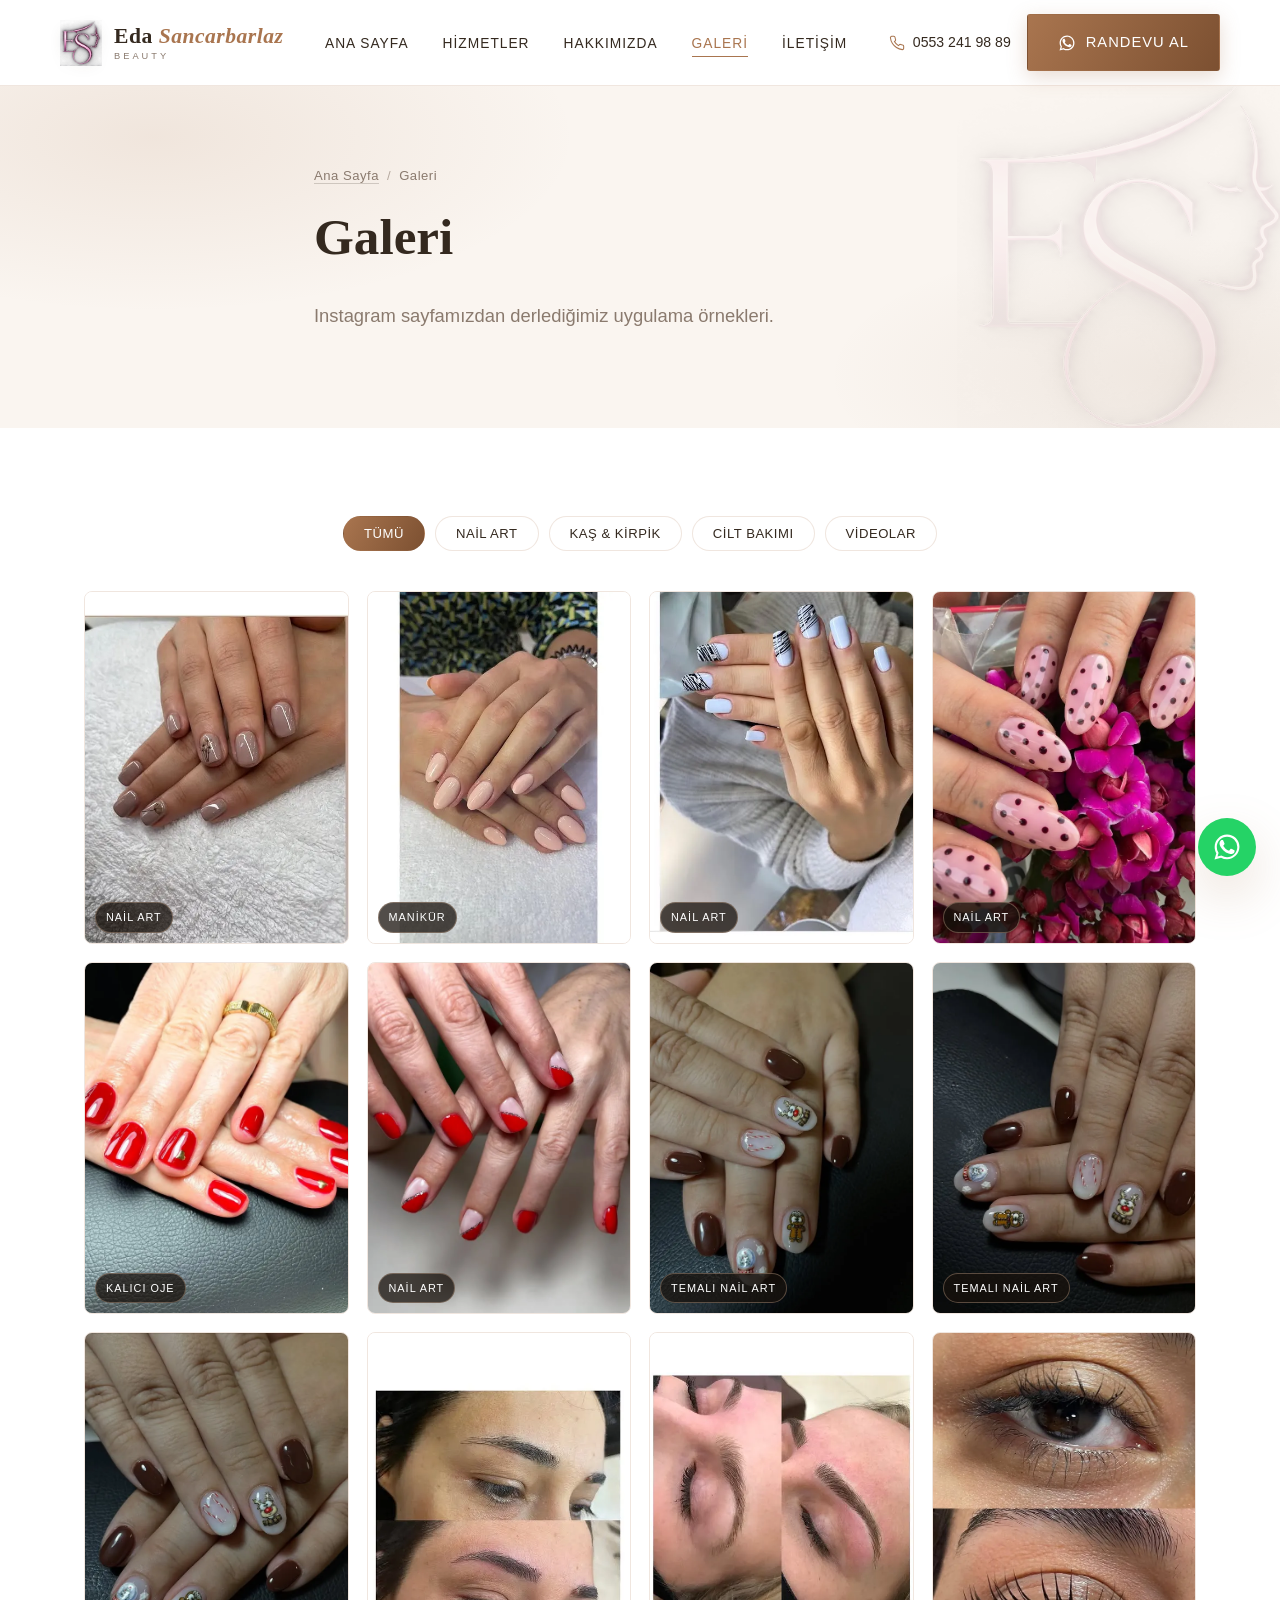
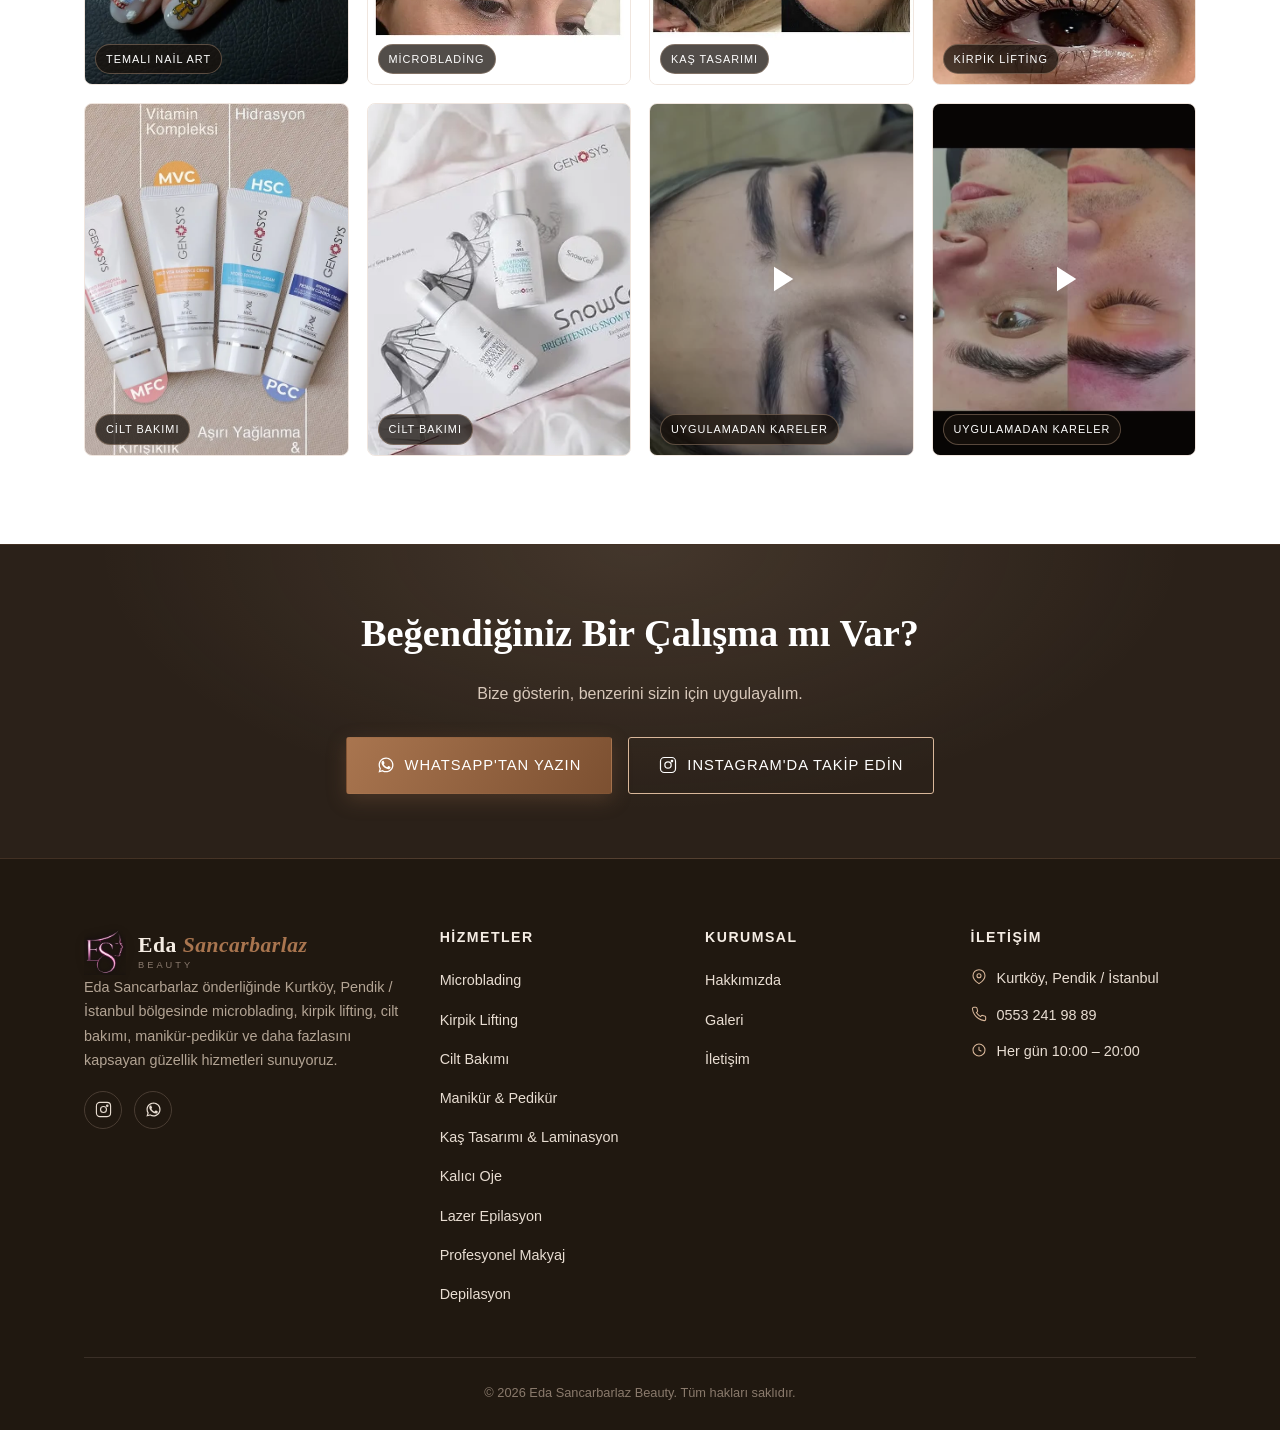
<file: galeri.html>
﻿<!DOCTYPE html>
<html lang="tr">
<head>
<meta charset="UTF-8">
<meta name="viewport" content="width=device-width, initial-scale=1.0">
<title>Galeri | Eda Sancarbarlaz Beauty - Kurtköy, Pendik</title>
<meta name="description" content="Eda Sancarbarlaz Beauty çalışmalarından örnekler: nail art, kaş &amp; kirpik uygulamaları, cilt bakımı ve daha fazlası.">
<link rel="canonical" href="https://www.edasancarbarlazbeauty.com/galeri.html">
<meta property="og:type" content="website">
<meta property="og:title" content="Galeri | Eda Sancarbarlaz Beauty - Kurtköy, Pendik">
<meta property="og:description" content="Eda Sancarbarlaz Beauty çalışmalarından örnekler: nail art, kaş &amp; kirpik uygulamaları, cilt bakımı ve daha fazlası.">
<meta property="og:locale" content="tr_TR">
<meta property="og:site_name" content="Eda Sancarbarlaz Beauty">
<meta name="robots" content="index, follow">
<link rel="icon" href="assets/img/favicon.png" type="image/png">
<link rel="preconnect" href="https://fonts.googleapis.com">
<link rel="preconnect" href="https://fonts.gstatic.com" crossorigin="">
<link href="css2?family=Playfair+Display:wght@600;700&amp;family=Jost:wght@300;400;500;600&amp;display=swap" rel="stylesheet">
<link rel="stylesheet" href="assets/css/style.css">


</head>
<body>
<header class="site-header">
  <div class="container header-inner">
    <a href="index.html" class="logo"><picture><source srcset="assets/img/logo-icon.webp" type="image/webp"><img src="assets/img/logo-icon.png" alt="Eda Sancarbarlaz Beauty logo" class="logo-icon"></picture><span class="logo-text">Eda <span>Sancarbarlaz</span><small>Beauty</small></span></a>
    <nav class="main-nav"><ul><li><a class="" href="index.html">Ana Sayfa</a></li><li><a class="" href="hizmetler.html">Hizmetler</a></li><li><a class="" href="hakkimizda.html">Hakkımızda</a></li><li><a class="active" href="galeri.html">Galeri</a></li><li><a class="" href="iletisim.html">İletişim</a></li></ul></nav>
    <div class="header-actions">
      <div class="header-phone"><svg viewbox="0 0 24 24" fill="none" stroke="currentColor" stroke-width="1.6"><path d="M22 16.92v3a2 2 0 0 1-2.18 2 19.79 19.79 0 0 1-8.63-3.07 19.5 19.5 0 0 1-6-6 19.79 19.79 0 0 1-3.07-8.67A2 2 0 0 1 4.11 2h3a2 2 0 0 1 2 1.72c.127.96.361 1.903.7 2.81a2 2 0 0 1-.45 2.11L8.09 9.91a16 16 0 0 0 6 6l1.27-1.27a2 2 0 0 1 2.11-.45c.907.339 1.85.573 2.81.7A2 2 0 0 1 22 16.92z"></path></svg><a href="tel:+905532419889">0553 241 98 89</a></div>
      <a class="btn btn-gold" href="https://wa.me/905532419889" target="_blank" rel="noopener"><svg viewbox="0 0 24 24" fill="currentColor"><path d="M17.472 14.382c-.297-.149-1.758-.867-2.03-.967-.273-.099-.471-.148-.67.15-.197.297-.767.966-.94 1.164-.173.199-.347.223-.644.075-.297-.15-1.255-.463-2.39-1.475-.883-.788-1.48-1.761-1.653-2.059-.173-.297-.018-.458.13-.606.134-.133.298-.347.446-.52.149-.174.198-.298.298-.497.099-.198.05-.371-.025-.52-.075-.149-.669-1.612-.916-2.207-.242-.579-.487-.5-.669-.51-.173-.008-.371-.01-.57-.01-.198 0-.52.074-.792.372-.272.297-1.04 1.016-1.04 2.479 0 1.462 1.065 2.875 1.213 3.074.149.198 2.096 3.2 5.077 4.487.709.306 1.262.489 1.694.625.712.227 1.36.195 1.871.118.571-.085 1.758-.719 2.006-1.413.248-.694.248-1.289.173-1.413-.074-.124-.272-.198-.57-.347z"></path><path d="M12.04 2C6.58 2 2.13 6.45 2.13 11.91c0 1.85.5 3.58 1.36 5.07L2 22l5.2-1.44a9.94 9.94 0 0 0 4.84 1.23h.01c5.46 0 9.91-4.45 9.91-9.91 0-2.65-1.03-5.14-2.9-7.01A9.87 9.87 0 0 0 12.04 2zm0 18.1h-.01a8.2 8.2 0 0 1-4.18-1.14l-.3-.18-3.09.85.83-3.01-.2-.31a8.18 8.18 0 0 1-1.26-4.4c0-4.52 3.68-8.2 8.21-8.2 2.19 0 4.25.86 5.8 2.41a8.15 8.15 0 0 1 2.4 5.8c0 4.53-3.68 8.18-8.2 8.18z"></path></svg>Randevu Al</a>
      <button class="nav-toggle" aria-label="Menü"><span></span><span></span><span></span></button>
    </div>
  </div>
</header>

<section class="hero hero-page">
  <div class="container hero-content">
    <div class="breadcrumb"><a href="index.html">Ana Sayfa</a><span class="sep">/</span><span>Galeri</span></div>
    <h1>Galeri</h1>
    <p class="lead">Instagram sayfamızdan derlediğimiz uygulama örnekleri.</p>
  </div>
</section>

<section class="section">
  <div class="container">
    <div class="gallery-filters">
      <button class="active" data-filter="all">Tümü</button>
      <button data-filter="nail">Nail Art</button>
      <button data-filter="kas-kirpik">Kaş &amp; Kirpik</button>
      <button data-filter="cilt-bakimi">Cilt Bakımı</button>
      <button data-filter="video">Videolar</button>
    </div>
    <div class="gallery-grid"><div class="gallery-item" data-cat="nail" data-type="image" data-full="assets/img/manikur-mor-cicek-tasarim.jpg">
          <picture><source srcset="assets/img/manikur-mor-cicek-tasarim.webp" type="image/webp"><img src="assets/img/manikur-mor-cicek-tasarim.jpg" alt="Nail Art" class="" loading="eager"></picture>
          <span class="tag">Nail Art</span>
        </div><div class="gallery-item" data-cat="nail" data-type="image" data-full="assets/img/manikur-nude-oje.jpg">
          <picture><source srcset="assets/img/manikur-nude-oje.webp" type="image/webp"><img src="assets/img/manikur-nude-oje.jpg" alt="Manikür" class="" loading="eager"></picture>
          <span class="tag">Manikür</span>
        </div><div class="gallery-item" data-cat="nail" data-type="image" data-full="assets/img/nail-art-beyaz-desen.jpg">
          <picture><source srcset="assets/img/nail-art-beyaz-desen.webp" type="image/webp"><img src="assets/img/nail-art-beyaz-desen.jpg" alt="Nail Art" class="" loading="eager"></picture>
          <span class="tag">Nail Art</span>
        </div><div class="gallery-item" data-cat="nail" data-type="image" data-full="assets/img/manikur-pembe-puanli-tasarim.jpg">
          <picture><source srcset="assets/img/manikur-pembe-puanli-tasarim.webp" type="image/webp"><img src="assets/img/manikur-pembe-puanli-tasarim.jpg" alt="Nail Art" class="" loading="eager"></picture>
          <span class="tag">Nail Art</span>
        </div><div class="gallery-item" data-cat="nail" data-type="image" data-full="assets/img/kalici-oje-kirmizi.jpg">
          <picture><source srcset="assets/img/kalici-oje-kirmizi.webp" type="image/webp"><img src="assets/img/kalici-oje-kirmizi.jpg" alt="Kalıcı Oje" class="" loading="eager"></picture>
          <span class="tag">Kalıcı Oje</span>
        </div><div class="gallery-item" data-cat="nail" data-type="image" data-full="assets/img/nail-art-kirmizi-simli-french.jpg">
          <picture><source srcset="assets/img/nail-art-kirmizi-simli-french.webp" type="image/webp"><img src="assets/img/nail-art-kirmizi-simli-french.jpg" alt="Nail Art" class="" loading="eager"></picture>
          <span class="tag">Nail Art</span>
        </div><div class="gallery-item" data-cat="nail" data-type="image" data-full="assets/img/nail-art-kis-temasi-1.jpg">
          <picture><source srcset="assets/img/nail-art-kis-temasi-1.webp" type="image/webp"><img src="assets/img/nail-art-kis-temasi-1.jpg" alt="Temalı Nail Art" class="" loading="eager"></picture>
          <span class="tag">Temalı Nail Art</span>
        </div><div class="gallery-item" data-cat="nail" data-type="image" data-full="assets/img/nail-art-kis-temasi-2.jpg">
          <picture><source srcset="assets/img/nail-art-kis-temasi-2.webp" type="image/webp"><img src="assets/img/nail-art-kis-temasi-2.jpg" alt="Temalı Nail Art" class="" loading="eager"></picture>
          <span class="tag">Temalı Nail Art</span>
        </div><div class="gallery-item" data-cat="nail" data-type="image" data-full="assets/img/nail-art-kis-temasi-3.jpg">
          <picture><source srcset="assets/img/nail-art-kis-temasi-3.webp" type="image/webp"><img src="assets/img/nail-art-kis-temasi-3.jpg" alt="Temalı Nail Art" class="" loading="eager"></picture>
          <span class="tag">Temalı Nail Art</span>
        </div><div class="gallery-item" data-cat="kas-kirpik" data-type="image" data-full="assets/img/microblading-oncesi-sonrasi.jpg">
          <picture><source srcset="assets/img/microblading-oncesi-sonrasi.webp" type="image/webp"><img src="assets/img/microblading-oncesi-sonrasi.jpg" alt="Microblading" class="" loading="eager"></picture>
          <span class="tag">Microblading</span>
        </div><div class="gallery-item" data-cat="kas-kirpik" data-type="image" data-full="assets/img/kas-tasarimi-oncesi-sonrasi.jpg">
          <picture><source srcset="assets/img/kas-tasarimi-oncesi-sonrasi.webp" type="image/webp"><img src="assets/img/kas-tasarimi-oncesi-sonrasi.jpg" alt="Kaş Tasarımı" class="" loading="eager"></picture>
          <span class="tag">Kaş Tasarımı</span>
        </div><div class="gallery-item" data-cat="kas-kirpik" data-type="image" data-full="assets/img/kirpik-lifting-oncesi-sonrasi.jpg">
          <picture><source srcset="assets/img/kirpik-lifting-oncesi-sonrasi.webp" type="image/webp"><img src="assets/img/kirpik-lifting-oncesi-sonrasi.jpg" alt="Kirpik Lifting" class="" loading="eager"></picture>
          <span class="tag">Kirpik Lifting</span>
        </div><div class="gallery-item" data-cat="cilt-bakimi" data-type="image" data-full="assets/img/genosys-profesyonel-cilt-bakim-urunleri.jpg">
          <picture><source srcset="assets/img/genosys-profesyonel-cilt-bakim-urunleri.webp" type="image/webp"><img src="assets/img/genosys-profesyonel-cilt-bakim-urunleri.jpg" alt="Cilt Bakımı" class="" loading="eager"></picture>
          <span class="tag">Cilt Bakımı</span>
        </div><div class="gallery-item" data-cat="cilt-bakimi" data-type="image" data-full="assets/img/genosys-snowcell-cilt-bakim-seti.jpg">
          <picture><source srcset="assets/img/genosys-snowcell-cilt-bakim-seti.webp" type="image/webp"><img src="assets/img/genosys-snowcell-cilt-bakim-seti.jpg" alt="Cilt Bakımı" class="" loading="eager"></picture>
          <span class="tag">Cilt Bakımı</span>
        </div><div class="gallery-item" data-cat="video" data-type="video" data-full="assets/video/video-1.mp4">
          <video muted="" preload="metadata" poster="assets/img/video-1-poster.jpg"><source src="assets/video/video-1.mp4" type="video/mp4"></video>
          <span class="play"><svg viewbox="0 0 24 24" fill="currentColor"><path d="M8 5v14l11-7z"></path></svg></span>
          <span class="tag">Uygulamadan Kareler</span>
        </div><div class="gallery-item" data-cat="video" data-type="video" data-full="assets/video/video-2.mp4">
          <video muted="" preload="metadata" poster="assets/img/video-2-poster.jpg"><source src="assets/video/video-2.mp4" type="video/mp4"></video>
          <span class="play"><svg viewbox="0 0 24 24" fill="currentColor"><path d="M8 5v14l11-7z"></path></svg></span>
          <span class="tag">Uygulamadan Kareler</span>
        </div></div>
  </div>
</section>

<section class="cta-band">
  <div class="container">
    <h2>Beğendiğiniz Bir Çalışma mı Var?</h2>
    <p>Bize gösterin, benzerini sizin için uygulayalım.</p>
    <div class="hero-cta">
      <a class="btn btn-gold" href="https://wa.me/905532419889" target="_blank" rel="noopener"><svg viewbox="0 0 24 24" fill="currentColor"><path d="M17.472 14.382c-.297-.149-1.758-.867-2.03-.967-.273-.099-.471-.148-.67.15-.197.297-.767.966-.94 1.164-.173.199-.347.223-.644.075-.297-.15-1.255-.463-2.39-1.475-.883-.788-1.48-1.761-1.653-2.059-.173-.297-.018-.458.13-.606.134-.133.298-.347.446-.52.149-.174.198-.298.298-.497.099-.198.05-.371-.025-.52-.075-.149-.669-1.612-.916-2.207-.242-.579-.487-.5-.669-.51-.173-.008-.371-.01-.57-.01-.198 0-.52.074-.792.372-.272.297-1.04 1.016-1.04 2.479 0 1.462 1.065 2.875 1.213 3.074.149.198 2.096 3.2 5.077 4.487.709.306 1.262.489 1.694.625.712.227 1.36.195 1.871.118.571-.085 1.758-.719 2.006-1.413.248-.694.248-1.289.173-1.413-.074-.124-.272-.198-.57-.347z"></path><path d="M12.04 2C6.58 2 2.13 6.45 2.13 11.91c0 1.85.5 3.58 1.36 5.07L2 22l5.2-1.44a9.94 9.94 0 0 0 4.84 1.23h.01c5.46 0 9.91-4.45 9.91-9.91 0-2.65-1.03-5.14-2.9-7.01A9.87 9.87 0 0 0 12.04 2zm0 18.1h-.01a8.2 8.2 0 0 1-4.18-1.14l-.3-.18-3.09.85.83-3.01-.2-.31a8.18 8.18 0 0 1-1.26-4.4c0-4.52 3.68-8.2 8.21-8.2 2.19 0 4.25.86 5.8 2.41a8.15 8.15 0 0 1 2.4 5.8c0 4.53-3.68 8.18-8.2 8.18z"></path></svg>WhatsApp'tan Yazın</a>
      <a class="btn btn-outline on-dark" href="https://www.instagram.com/edaguzellikmakeup" target="_blank" rel="noopener"><svg viewbox="0 0 24 24" fill="none" stroke="currentColor" stroke-width="1.6"><rect x="2" y="2" width="20" height="20" rx="5"></rect><circle cx="12" cy="12" r="4.2"></circle><circle cx="17.3" cy="6.7" r="1"></circle></svg>Instagram'da Takip Edin</a>
    </div>
  </div>
</section>

<footer class="site-footer">
  <div class="container">
    <div class="footer-grid">
      <div>
        <a href="index.html" class="logo"><picture><source srcset="assets/img/logo-icon.webp" type="image/webp"><img src="assets/img/logo-icon.png" alt="Eda Sancarbarlaz Beauty logo" class="logo-icon"></picture><span class="logo-text">Eda <span>Sancarbarlaz</span><small>Beauty</small></span></a>
        <p>Eda Sancarbarlaz önderliğinde Kurtköy, Pendik / İstanbul bölgesinde microblading, kirpik lifting, cilt bakımı, manikür-pedikür ve daha fazlasını kapsayan güzellik hizmetleri sunuyoruz.</p>
        <div class="footer-social">
          <a href="https://www.instagram.com/edaguzellikmakeup" target="_blank" rel="noopener" aria-label="Instagram"><svg viewbox="0 0 24 24" fill="none" stroke="currentColor" stroke-width="1.6"><rect x="2" y="2" width="20" height="20" rx="5"></rect><circle cx="12" cy="12" r="4.2"></circle><circle cx="17.3" cy="6.7" r="1"></circle></svg></a>
          <a href="https://wa.me/905532419889" target="_blank" rel="noopener" aria-label="WhatsApp"><svg viewbox="0 0 24 24" fill="currentColor"><path d="M17.472 14.382c-.297-.149-1.758-.867-2.03-.967-.273-.099-.471-.148-.67.15-.197.297-.767.966-.94 1.164-.173.199-.347.223-.644.075-.297-.15-1.255-.463-2.39-1.475-.883-.788-1.48-1.761-1.653-2.059-.173-.297-.018-.458.13-.606.134-.133.298-.347.446-.52.149-.174.198-.298.298-.497.099-.198.05-.371-.025-.52-.075-.149-.669-1.612-.916-2.207-.242-.579-.487-.5-.669-.51-.173-.008-.371-.01-.57-.01-.198 0-.52.074-.792.372-.272.297-1.04 1.016-1.04 2.479 0 1.462 1.065 2.875 1.213 3.074.149.198 2.096 3.2 5.077 4.487.709.306 1.262.489 1.694.625.712.227 1.36.195 1.871.118.571-.085 1.758-.719 2.006-1.413.248-.694.248-1.289.173-1.413-.074-.124-.272-.198-.57-.347z"></path><path d="M12.04 2C6.58 2 2.13 6.45 2.13 11.91c0 1.85.5 3.58 1.36 5.07L2 22l5.2-1.44a9.94 9.94 0 0 0 4.84 1.23h.01c5.46 0 9.91-4.45 9.91-9.91 0-2.65-1.03-5.14-2.9-7.01A9.87 9.87 0 0 0 12.04 2zm0 18.1h-.01a8.2 8.2 0 0 1-4.18-1.14l-.3-.18-3.09.85.83-3.01-.2-.31a8.18 8.18 0 0 1-1.26-4.4c0-4.52 3.68-8.2 8.21-8.2 2.19 0 4.25.86 5.8 2.41a8.15 8.15 0 0 1 2.4 5.8c0 4.53-3.68 8.18-8.2 8.18z"></path></svg></a>
        </div>
      </div>
      <div>
        <h4>Hizmetler</h4>
        <ul class="footer-links"><li><a href="hizmetler/microblading.html">Microblading</a></li><li><a href="hizmetler/kirpik-lifting.html">Kirpik Lifting</a></li><li><a href="hizmetler/cilt-bakimi.html">Cilt Bakımı</a></li><li><a href="hizmetler/manikur-pedikur.html">Manikür & Pedikür</a></li><li><a href="hizmetler/kas-tasarimi.html">Kaş Tasarımı & Laminasyon</a></li><li><a href="hizmetler/kalici-oje.html">Kalıcı Oje</a></li><li><a href="hizmetler/lazer-epilasyon.html">Lazer Epilasyon</a></li><li><a href="hizmetler/profesyonel-makyaj.html">Profesyonel Makyaj</a></li><li><a href="hizmetler/depilasyon.html">Depilasyon</a></li></ul>
      </div>
      <div>
        <h4>Kurumsal</h4>
        <ul class="footer-links">
          <li><a href="hakkimizda.html">Hakkımızda</a></li>
          <li><a href="galeri.html">Galeri</a></li>
          <li><a href="iletisim.html">İletişim</a></li>
        </ul>
      </div>
      <div>
        <h4>İletişim</h4>
        <ul class="footer-links footer-contact">
          <li><svg viewbox="0 0 24 24" fill="none" stroke="currentColor" stroke-width="1.6"><path d="M21 10c0 6-9 12-9 12s-9-6-9-12a9 9 0 1 1 18 0z"></path><circle cx="12" cy="10" r="3"></circle></svg> <span>Kurtköy, Pendik / İstanbul</span></li>
          <li><svg viewbox="0 0 24 24" fill="none" stroke="currentColor" stroke-width="1.6"><path d="M22 16.92v3a2 2 0 0 1-2.18 2 19.79 19.79 0 0 1-8.63-3.07 19.5 19.5 0 0 1-6-6 19.79 19.79 0 0 1-3.07-8.67A2 2 0 0 1 4.11 2h3a2 2 0 0 1 2 1.72c.127.96.361 1.903.7 2.81a2 2 0 0 1-.45 2.11L8.09 9.91a16 16 0 0 0 6 6l1.27-1.27a2 2 0 0 1 2.11-.45c.907.339 1.85.573 2.81.7A2 2 0 0 1 22 16.92z"></path></svg> <a href="tel:+905532419889">0553 241 98 89</a></li>
          <li><svg viewbox="0 0 24 24" fill="none" stroke="currentColor" stroke-width="1.6"><circle cx="12" cy="12" r="9"></circle><path d="M12 7v5l3.5 2"></path></svg> <span>Her gün 10:00 – 20:00</span></li>
        </ul>
      </div>
    </div>
    <div class="footer-bottom">
      &copy; <span id="year"></span> Eda Sancarbarlaz Beauty. Tüm hakları saklıdır.
    </div>
  </div>
</footer>
<a href="https://wa.me/905532419889" target="_blank" rel="noopener" class="wa-float" aria-label="WhatsApp'tan yaz"><svg viewbox="0 0 24 24" fill="currentColor"><path d="M17.472 14.382c-.297-.149-1.758-.867-2.03-.967-.273-.099-.471-.148-.67.15-.197.297-.767.966-.94 1.164-.173.199-.347.223-.644.075-.297-.15-1.255-.463-2.39-1.475-.883-.788-1.48-1.761-1.653-2.059-.173-.297-.018-.458.13-.606.134-.133.298-.347.446-.52.149-.174.198-.298.298-.497.099-.198.05-.371-.025-.52-.075-.149-.669-1.612-.916-2.207-.242-.579-.487-.5-.669-.51-.173-.008-.371-.01-.57-.01-.198 0-.52.074-.792.372-.272.297-1.04 1.016-1.04 2.479 0 1.462 1.065 2.875 1.213 3.074.149.198 2.096 3.2 5.077 4.487.709.306 1.262.489 1.694.625.712.227 1.36.195 1.871.118.571-.085 1.758-.719 2.006-1.413.248-.694.248-1.289.173-1.413-.074-.124-.272-.198-.57-.347z"></path><path d="M12.04 2C6.58 2 2.13 6.45 2.13 11.91c0 1.85.5 3.58 1.36 5.07L2 22l5.2-1.44a9.94 9.94 0 0 0 4.84 1.23h.01c5.46 0 9.91-4.45 9.91-9.91 0-2.65-1.03-5.14-2.9-7.01A9.87 9.87 0 0 0 12.04 2zm0 18.1h-.01a8.2 8.2 0 0 1-4.18-1.14l-.3-.18-3.09.85.83-3.01-.2-.31a8.18 8.18 0 0 1-1.26-4.4c0-4.52 3.68-8.2 8.21-8.2 2.19 0 4.25.86 5.8 2.41a8.15 8.15 0 0 1 2.4 5.8c0 4.53-3.68 8.18-8.2 8.18z"></path></svg></a>
<script>document.getElementById('year').textContent = new Date().getFullYear();</script>
<script src="assets/js/main.js"></script>
<div class="lightbox"><button class="lightbox-close" aria-label="Kapat">&times;</button><div class="lightbox-inner"></div></div>
</body>
</html>
</file>
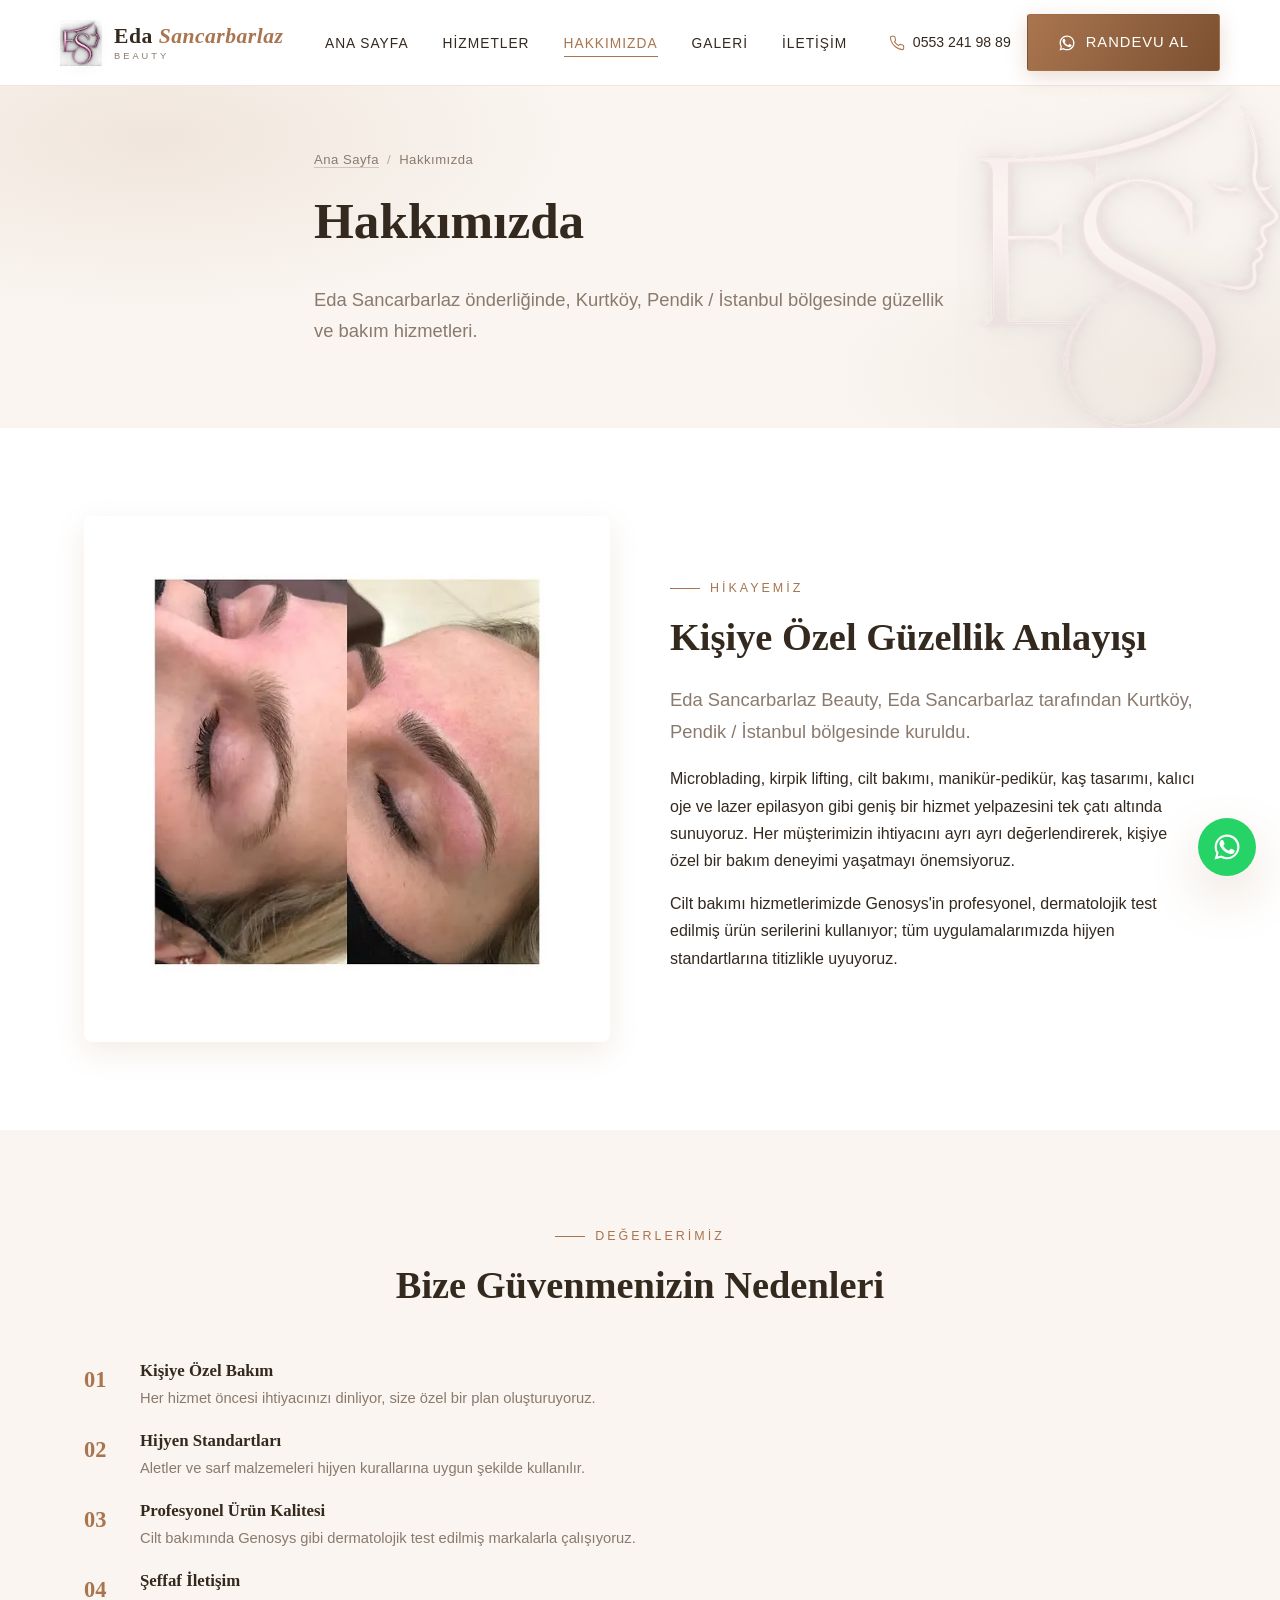
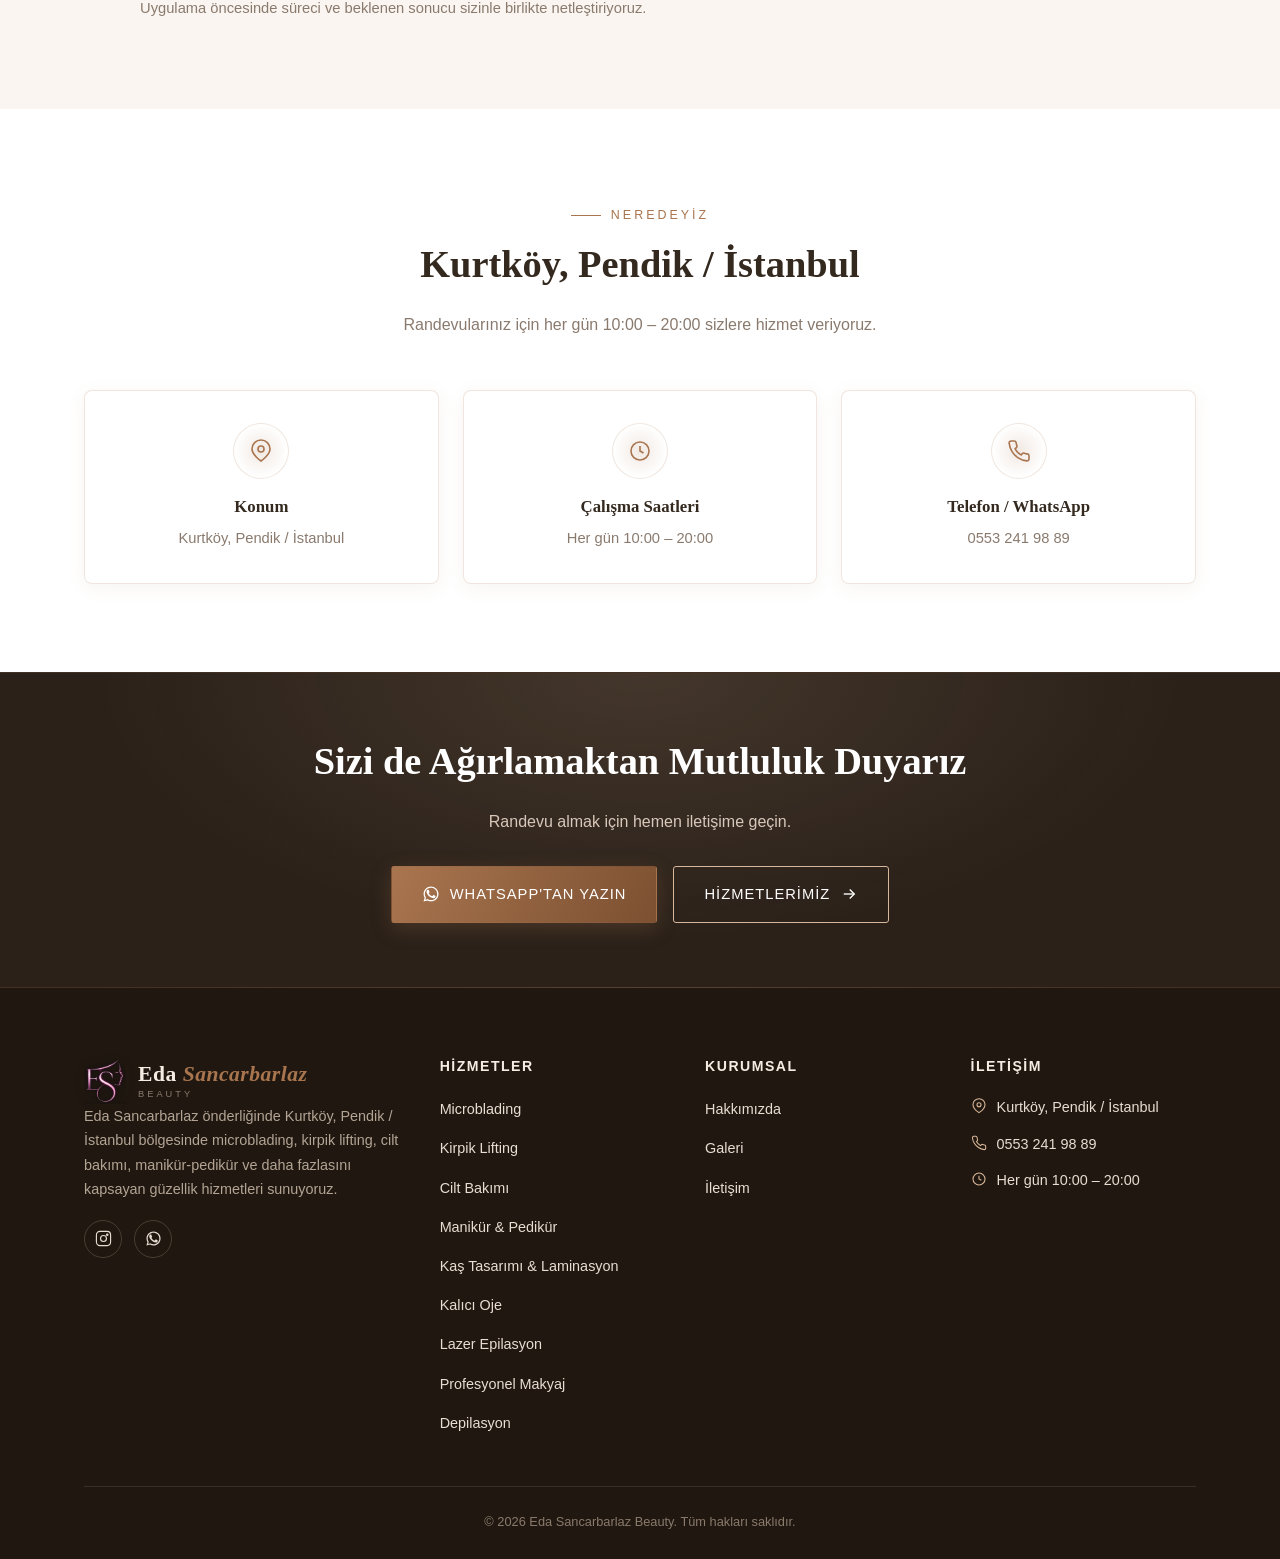
<file: hakkimizda.html>
﻿<!DOCTYPE html>
<html lang="tr">
<head>
<meta charset="UTF-8">
<meta name="viewport" content="width=device-width, initial-scale=1.0">
<title>Hakkımızda | Eda Sancarbarlaz Beauty - Kurtköy, Pendik</title>
<meta name="description" content="Eda Sancarbarlaz önderliğinde Kurtköy, Pendik / İstanbul bölgesinde hizmet veren Eda Sancarbarlaz Beauty hakkında bilgi alın.">
<link rel="canonical" href="https://www.edasancarbarlazbeauty.com/hakkimizda.html">
<meta property="og:type" content="website">
<meta property="og:title" content="Hakkımızda | Eda Sancarbarlaz Beauty - Kurtköy, Pendik">
<meta property="og:description" content="Eda Sancarbarlaz önderliğinde Kurtköy, Pendik / İstanbul bölgesinde hizmet veren Eda Sancarbarlaz Beauty hakkında bilgi alın.">
<meta property="og:locale" content="tr_TR">
<meta property="og:site_name" content="Eda Sancarbarlaz Beauty">
<meta name="robots" content="index, follow">
<link rel="icon" href="assets/img/favicon.png" type="image/png">
<link rel="preconnect" href="https://fonts.googleapis.com">
<link rel="preconnect" href="https://fonts.gstatic.com" crossorigin="">
<link href="css2?family=Playfair+Display:wght@600;700&amp;family=Jost:wght@300;400;500;600&amp;display=swap" rel="stylesheet">
<link rel="stylesheet" href="assets/css/style.css">


</head>
<body>
<header class="site-header">
  <div class="container header-inner">
    <a href="index.html" class="logo"><picture><source srcset="assets/img/logo-icon.webp" type="image/webp"><img src="assets/img/logo-icon.png" alt="Eda Sancarbarlaz Beauty logo" class="logo-icon"></picture><span class="logo-text">Eda <span>Sancarbarlaz</span><small>Beauty</small></span></a>
    <nav class="main-nav"><ul><li><a class="" href="index.html">Ana Sayfa</a></li><li><a class="" href="hizmetler.html">Hizmetler</a></li><li><a class="active" href="hakkimizda.html">Hakkımızda</a></li><li><a class="" href="galeri.html">Galeri</a></li><li><a class="" href="iletisim.html">İletişim</a></li></ul></nav>
    <div class="header-actions">
      <div class="header-phone"><svg viewbox="0 0 24 24" fill="none" stroke="currentColor" stroke-width="1.6"><path d="M22 16.92v3a2 2 0 0 1-2.18 2 19.79 19.79 0 0 1-8.63-3.07 19.5 19.5 0 0 1-6-6 19.79 19.79 0 0 1-3.07-8.67A2 2 0 0 1 4.11 2h3a2 2 0 0 1 2 1.72c.127.96.361 1.903.7 2.81a2 2 0 0 1-.45 2.11L8.09 9.91a16 16 0 0 0 6 6l1.27-1.27a2 2 0 0 1 2.11-.45c.907.339 1.85.573 2.81.7A2 2 0 0 1 22 16.92z"></path></svg><a href="tel:+905532419889">0553 241 98 89</a></div>
      <a class="btn btn-gold" href="https://wa.me/905532419889" target="_blank" rel="noopener"><svg viewbox="0 0 24 24" fill="currentColor"><path d="M17.472 14.382c-.297-.149-1.758-.867-2.03-.967-.273-.099-.471-.148-.67.15-.197.297-.767.966-.94 1.164-.173.199-.347.223-.644.075-.297-.15-1.255-.463-2.39-1.475-.883-.788-1.48-1.761-1.653-2.059-.173-.297-.018-.458.13-.606.134-.133.298-.347.446-.52.149-.174.198-.298.298-.497.099-.198.05-.371-.025-.52-.075-.149-.669-1.612-.916-2.207-.242-.579-.487-.5-.669-.51-.173-.008-.371-.01-.57-.01-.198 0-.52.074-.792.372-.272.297-1.04 1.016-1.04 2.479 0 1.462 1.065 2.875 1.213 3.074.149.198 2.096 3.2 5.077 4.487.709.306 1.262.489 1.694.625.712.227 1.36.195 1.871.118.571-.085 1.758-.719 2.006-1.413.248-.694.248-1.289.173-1.413-.074-.124-.272-.198-.57-.347z"></path><path d="M12.04 2C6.58 2 2.13 6.45 2.13 11.91c0 1.85.5 3.58 1.36 5.07L2 22l5.2-1.44a9.94 9.94 0 0 0 4.84 1.23h.01c5.46 0 9.91-4.45 9.91-9.91 0-2.65-1.03-5.14-2.9-7.01A9.87 9.87 0 0 0 12.04 2zm0 18.1h-.01a8.2 8.2 0 0 1-4.18-1.14l-.3-.18-3.09.85.83-3.01-.2-.31a8.18 8.18 0 0 1-1.26-4.4c0-4.52 3.68-8.2 8.21-8.2 2.19 0 4.25.86 5.8 2.41a8.15 8.15 0 0 1 2.4 5.8c0 4.53-3.68 8.18-8.2 8.18z"></path></svg>Randevu Al</a>
      <button class="nav-toggle" aria-label="Menü"><span></span><span></span><span></span></button>
    </div>
  </div>
</header>

<section class="hero hero-page">
  <div class="container hero-content">
    <div class="breadcrumb"><a href="index.html">Ana Sayfa</a><span class="sep">/</span><span>Hakkımızda</span></div>
    <h1>Hakkımızda</h1>
    <p class="lead">Eda Sancarbarlaz önderliğinde, Kurtköy, Pendik / İstanbul bölgesinde güzellik ve bakım hizmetleri.</p>
  </div>
</section>

<section class="section">
  <div class="container split">
    <div><picture><source srcset="assets/img/kas-tasarimi-oncesi-sonrasi.webp" type="image/webp"><img src="assets/img/kas-tasarimi-oncesi-sonrasi.jpg" alt="Eda Sancarbarlaz Beauty uygulama anı" class="" loading="eager"></picture></div>
    <div>
      <div class="eyebrow">HİKAYEMİZ</div>
      <h2>Kişiye Özel Güzellik Anlayışı</h2>
      <p class="lead">Eda Sancarbarlaz Beauty, Eda Sancarbarlaz tarafından Kurtköy, Pendik / İstanbul bölgesinde kuruldu.</p>
      <p>Microblading, kirpik lifting, cilt bakımı, manikür-pedikür, kaş tasarımı, kalıcı oje ve lazer epilasyon gibi geniş bir hizmet yelpazesini tek çatı altında sunuyoruz. Her müşterimizin ihtiyacını ayrı ayrı değerlendirerek, kişiye özel bir bakım deneyimi yaşatmayı önemsiyoruz.</p>
      <p>Cilt bakımı hizmetlerimizde Genosys'in profesyonel, dermatolojik test edilmiş ürün serilerini kullanıyor; tüm uygulamalarımızda hijyen standartlarına titizlikle uyuyoruz.</p>
    </div>
  </div>
</section>

<section class="section alt">
  <div class="container">
    <div class="section-head">
      <div class="eyebrow" style="justify-content:center">DEĞERLERİMİZ</div>
      <h2>Bize Güvenmenizin Nedenleri</h2>
    </div>
    <ul class="feature-list"><li><span class="num">01</span><div><h4>Kişiye Özel Bakım</h4><p>Her hizmet öncesi ihtiyacınızı dinliyor, size özel bir plan oluşturuyoruz.</p></div></li><li><span class="num">02</span><div><h4>Hijyen Standartları</h4><p>Aletler ve sarf malzemeleri hijyen kurallarına uygun şekilde kullanılır.</p></div></li><li><span class="num">03</span><div><h4>Profesyonel Ürün Kalitesi</h4><p>Cilt bakımında Genosys gibi dermatolojik test edilmiş markalarla çalışıyoruz.</p></div></li><li><span class="num">04</span><div><h4>Şeffaf İletişim</h4><p>Uygulama öncesinde süreci ve beklenen sonucu sizinle birlikte netleştiriyoruz.</p></div></li></ul>
  </div>
</section>

<section class="section">
  <div class="container">
    <div class="section-head">
      <div class="eyebrow" style="justify-content:center">NEREDEYİZ</div>
      <h2>Kurtköy, Pendik / İstanbul</h2>
      <p>Randevularınız için her gün 10:00 – 20:00 sizlere hizmet veriyoruz.</p>
    </div>
    <div class="info-cards">
      <div class="info-card">
        <div class="icon-circle"><svg viewbox="0 0 24 24" fill="none" stroke="currentColor" stroke-width="1.6"><path d="M21 10c0 6-9 12-9 12s-9-6-9-12a9 9 0 1 1 18 0z"></path><circle cx="12" cy="10" r="3"></circle></svg></div>
        <h3>Konum</h3>
        <p>Kurtköy, Pendik / İstanbul</p>
      </div>
      <div class="info-card">
        <div class="icon-circle"><svg viewbox="0 0 24 24" fill="none" stroke="currentColor" stroke-width="1.6"><circle cx="12" cy="12" r="9"></circle><path d="M12 7v5l3.5 2"></path></svg></div>
        <h3>Çalışma Saatleri</h3>
        <p>Her gün 10:00 – 20:00</p>
      </div>
      <div class="info-card">
        <div class="icon-circle"><svg viewbox="0 0 24 24" fill="none" stroke="currentColor" stroke-width="1.6"><path d="M22 16.92v3a2 2 0 0 1-2.18 2 19.79 19.79 0 0 1-8.63-3.07 19.5 19.5 0 0 1-6-6 19.79 19.79 0 0 1-3.07-8.67A2 2 0 0 1 4.11 2h3a2 2 0 0 1 2 1.72c.127.96.361 1.903.7 2.81a2 2 0 0 1-.45 2.11L8.09 9.91a16 16 0 0 0 6 6l1.27-1.27a2 2 0 0 1 2.11-.45c.907.339 1.85.573 2.81.7A2 2 0 0 1 22 16.92z"></path></svg></div>
        <h3>Telefon / WhatsApp</h3>
        <p><a href="tel:+905532419889">0553 241 98 89</a></p>
      </div>
    </div>
  </div>
</section>

<section class="cta-band">
  <div class="container">
    <h2>Sizi de Ağırlamaktan Mutluluk Duyarız</h2>
    <p>Randevu almak için hemen iletişime geçin.</p>
    <div class="hero-cta">
      <a class="btn btn-gold" href="https://wa.me/905532419889" target="_blank" rel="noopener"><svg viewbox="0 0 24 24" fill="currentColor"><path d="M17.472 14.382c-.297-.149-1.758-.867-2.03-.967-.273-.099-.471-.148-.67.15-.197.297-.767.966-.94 1.164-.173.199-.347.223-.644.075-.297-.15-1.255-.463-2.39-1.475-.883-.788-1.48-1.761-1.653-2.059-.173-.297-.018-.458.13-.606.134-.133.298-.347.446-.52.149-.174.198-.298.298-.497.099-.198.05-.371-.025-.52-.075-.149-.669-1.612-.916-2.207-.242-.579-.487-.5-.669-.51-.173-.008-.371-.01-.57-.01-.198 0-.52.074-.792.372-.272.297-1.04 1.016-1.04 2.479 0 1.462 1.065 2.875 1.213 3.074.149.198 2.096 3.2 5.077 4.487.709.306 1.262.489 1.694.625.712.227 1.36.195 1.871.118.571-.085 1.758-.719 2.006-1.413.248-.694.248-1.289.173-1.413-.074-.124-.272-.198-.57-.347z"></path><path d="M12.04 2C6.58 2 2.13 6.45 2.13 11.91c0 1.85.5 3.58 1.36 5.07L2 22l5.2-1.44a9.94 9.94 0 0 0 4.84 1.23h.01c5.46 0 9.91-4.45 9.91-9.91 0-2.65-1.03-5.14-2.9-7.01A9.87 9.87 0 0 0 12.04 2zm0 18.1h-.01a8.2 8.2 0 0 1-4.18-1.14l-.3-.18-3.09.85.83-3.01-.2-.31a8.18 8.18 0 0 1-1.26-4.4c0-4.52 3.68-8.2 8.21-8.2 2.19 0 4.25.86 5.8 2.41a8.15 8.15 0 0 1 2.4 5.8c0 4.53-3.68 8.18-8.2 8.18z"></path></svg>WhatsApp'tan Yazın</a>
      <a class="btn btn-outline on-dark" href="hizmetler.html">Hizmetlerimiz <svg viewbox="0 0 24 24" fill="none" stroke="currentColor" stroke-width="1.8"><path d="M5 12h14"></path><path d="m13 6 6 6-6 6"></path></svg></a>
    </div>
  </div>
</section>

<footer class="site-footer">
  <div class="container">
    <div class="footer-grid">
      <div>
        <a href="index.html" class="logo"><picture><source srcset="assets/img/logo-icon.webp" type="image/webp"><img src="assets/img/logo-icon.png" alt="Eda Sancarbarlaz Beauty logo" class="logo-icon"></picture><span class="logo-text">Eda <span>Sancarbarlaz</span><small>Beauty</small></span></a>
        <p>Eda Sancarbarlaz önderliğinde Kurtköy, Pendik / İstanbul bölgesinde microblading, kirpik lifting, cilt bakımı, manikür-pedikür ve daha fazlasını kapsayan güzellik hizmetleri sunuyoruz.</p>
        <div class="footer-social">
          <a href="https://www.instagram.com/edaguzellikmakeup" target="_blank" rel="noopener" aria-label="Instagram"><svg viewbox="0 0 24 24" fill="none" stroke="currentColor" stroke-width="1.6"><rect x="2" y="2" width="20" height="20" rx="5"></rect><circle cx="12" cy="12" r="4.2"></circle><circle cx="17.3" cy="6.7" r="1"></circle></svg></a>
          <a href="https://wa.me/905532419889" target="_blank" rel="noopener" aria-label="WhatsApp"><svg viewbox="0 0 24 24" fill="currentColor"><path d="M17.472 14.382c-.297-.149-1.758-.867-2.03-.967-.273-.099-.471-.148-.67.15-.197.297-.767.966-.94 1.164-.173.199-.347.223-.644.075-.297-.15-1.255-.463-2.39-1.475-.883-.788-1.48-1.761-1.653-2.059-.173-.297-.018-.458.13-.606.134-.133.298-.347.446-.52.149-.174.198-.298.298-.497.099-.198.05-.371-.025-.52-.075-.149-.669-1.612-.916-2.207-.242-.579-.487-.5-.669-.51-.173-.008-.371-.01-.57-.01-.198 0-.52.074-.792.372-.272.297-1.04 1.016-1.04 2.479 0 1.462 1.065 2.875 1.213 3.074.149.198 2.096 3.2 5.077 4.487.709.306 1.262.489 1.694.625.712.227 1.36.195 1.871.118.571-.085 1.758-.719 2.006-1.413.248-.694.248-1.289.173-1.413-.074-.124-.272-.198-.57-.347z"></path><path d="M12.04 2C6.58 2 2.13 6.45 2.13 11.91c0 1.85.5 3.58 1.36 5.07L2 22l5.2-1.44a9.94 9.94 0 0 0 4.84 1.23h.01c5.46 0 9.91-4.45 9.91-9.91 0-2.65-1.03-5.14-2.9-7.01A9.87 9.87 0 0 0 12.04 2zm0 18.1h-.01a8.2 8.2 0 0 1-4.18-1.14l-.3-.18-3.09.85.83-3.01-.2-.31a8.18 8.18 0 0 1-1.26-4.4c0-4.52 3.68-8.2 8.21-8.2 2.19 0 4.25.86 5.8 2.41a8.15 8.15 0 0 1 2.4 5.8c0 4.53-3.68 8.18-8.2 8.18z"></path></svg></a>
        </div>
      </div>
      <div>
        <h4>Hizmetler</h4>
        <ul class="footer-links"><li><a href="hizmetler/microblading.html">Microblading</a></li><li><a href="hizmetler/kirpik-lifting.html">Kirpik Lifting</a></li><li><a href="hizmetler/cilt-bakimi.html">Cilt Bakımı</a></li><li><a href="hizmetler/manikur-pedikur.html">Manikür & Pedikür</a></li><li><a href="hizmetler/kas-tasarimi.html">Kaş Tasarımı & Laminasyon</a></li><li><a href="hizmetler/kalici-oje.html">Kalıcı Oje</a></li><li><a href="hizmetler/lazer-epilasyon.html">Lazer Epilasyon</a></li><li><a href="hizmetler/profesyonel-makyaj.html">Profesyonel Makyaj</a></li><li><a href="hizmetler/depilasyon.html">Depilasyon</a></li></ul>
      </div>
      <div>
        <h4>Kurumsal</h4>
        <ul class="footer-links">
          <li><a href="hakkimizda.html">Hakkımızda</a></li>
          <li><a href="galeri.html">Galeri</a></li>
          <li><a href="iletisim.html">İletişim</a></li>
        </ul>
      </div>
      <div>
        <h4>İletişim</h4>
        <ul class="footer-links footer-contact">
          <li><svg viewbox="0 0 24 24" fill="none" stroke="currentColor" stroke-width="1.6"><path d="M21 10c0 6-9 12-9 12s-9-6-9-12a9 9 0 1 1 18 0z"></path><circle cx="12" cy="10" r="3"></circle></svg> <span>Kurtköy, Pendik / İstanbul</span></li>
          <li><svg viewbox="0 0 24 24" fill="none" stroke="currentColor" stroke-width="1.6"><path d="M22 16.92v3a2 2 0 0 1-2.18 2 19.79 19.79 0 0 1-8.63-3.07 19.5 19.5 0 0 1-6-6 19.79 19.79 0 0 1-3.07-8.67A2 2 0 0 1 4.11 2h3a2 2 0 0 1 2 1.72c.127.96.361 1.903.7 2.81a2 2 0 0 1-.45 2.11L8.09 9.91a16 16 0 0 0 6 6l1.27-1.27a2 2 0 0 1 2.11-.45c.907.339 1.85.573 2.81.7A2 2 0 0 1 22 16.92z"></path></svg> <a href="tel:+905532419889">0553 241 98 89</a></li>
          <li><svg viewbox="0 0 24 24" fill="none" stroke="currentColor" stroke-width="1.6"><circle cx="12" cy="12" r="9"></circle><path d="M12 7v5l3.5 2"></path></svg> <span>Her gün 10:00 – 20:00</span></li>
        </ul>
      </div>
    </div>
    <div class="footer-bottom">
      &copy; <span id="year"></span> Eda Sancarbarlaz Beauty. Tüm hakları saklıdır.
    </div>
  </div>
</footer>
<a href="https://wa.me/905532419889" target="_blank" rel="noopener" class="wa-float" aria-label="WhatsApp'tan yaz"><svg viewbox="0 0 24 24" fill="currentColor"><path d="M17.472 14.382c-.297-.149-1.758-.867-2.03-.967-.273-.099-.471-.148-.67.15-.197.297-.767.966-.94 1.164-.173.199-.347.223-.644.075-.297-.15-1.255-.463-2.39-1.475-.883-.788-1.48-1.761-1.653-2.059-.173-.297-.018-.458.13-.606.134-.133.298-.347.446-.52.149-.174.198-.298.298-.497.099-.198.05-.371-.025-.52-.075-.149-.669-1.612-.916-2.207-.242-.579-.487-.5-.669-.51-.173-.008-.371-.01-.57-.01-.198 0-.52.074-.792.372-.272.297-1.04 1.016-1.04 2.479 0 1.462 1.065 2.875 1.213 3.074.149.198 2.096 3.2 5.077 4.487.709.306 1.262.489 1.694.625.712.227 1.36.195 1.871.118.571-.085 1.758-.719 2.006-1.413.248-.694.248-1.289.173-1.413-.074-.124-.272-.198-.57-.347z"></path><path d="M12.04 2C6.58 2 2.13 6.45 2.13 11.91c0 1.85.5 3.58 1.36 5.07L2 22l5.2-1.44a9.94 9.94 0 0 0 4.84 1.23h.01c5.46 0 9.91-4.45 9.91-9.91 0-2.65-1.03-5.14-2.9-7.01A9.87 9.87 0 0 0 12.04 2zm0 18.1h-.01a8.2 8.2 0 0 1-4.18-1.14l-.3-.18-3.09.85.83-3.01-.2-.31a8.18 8.18 0 0 1-1.26-4.4c0-4.52 3.68-8.2 8.21-8.2 2.19 0 4.25.86 5.8 2.41a8.15 8.15 0 0 1 2.4 5.8c0 4.53-3.68 8.18-8.2 8.18z"></path></svg></a>
<script>document.getElementById('year').textContent = new Date().getFullYear();</script>
<script src="assets/js/main.js"></script>

</body>
</html>
</file>
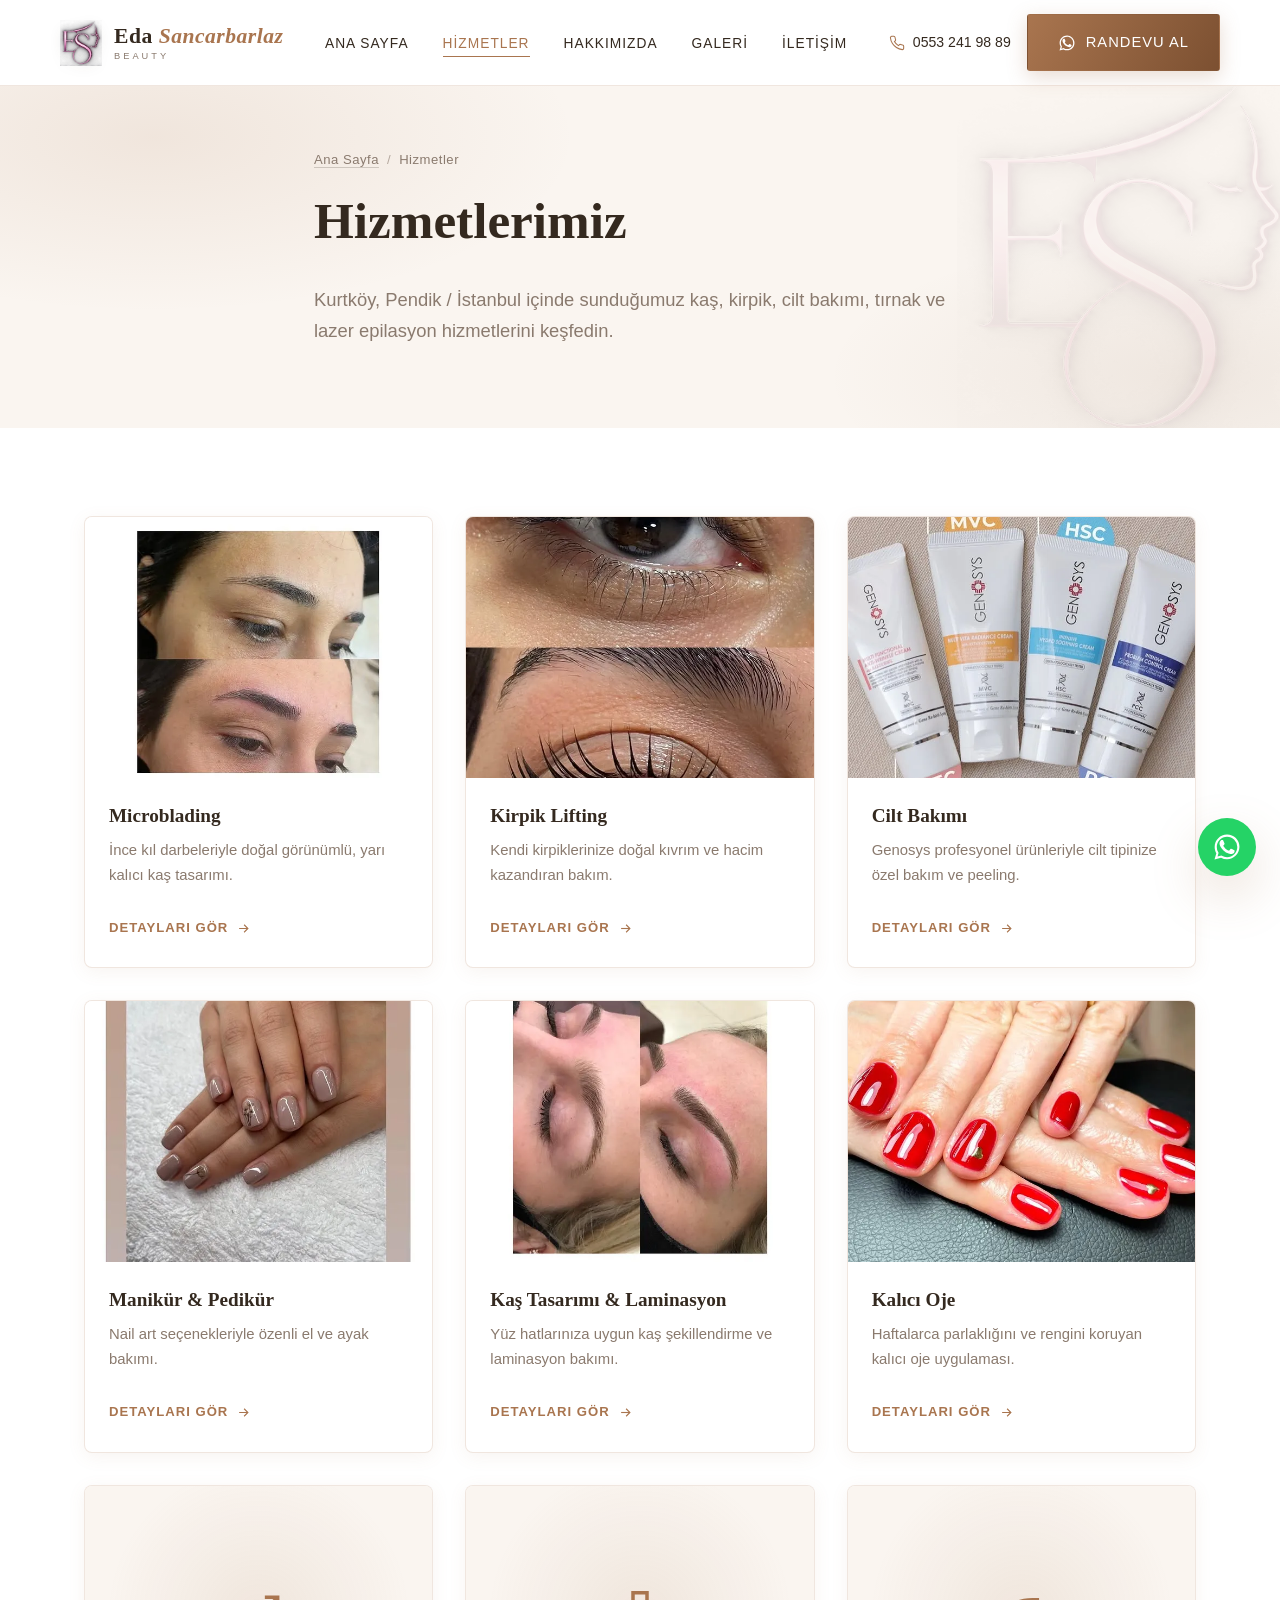
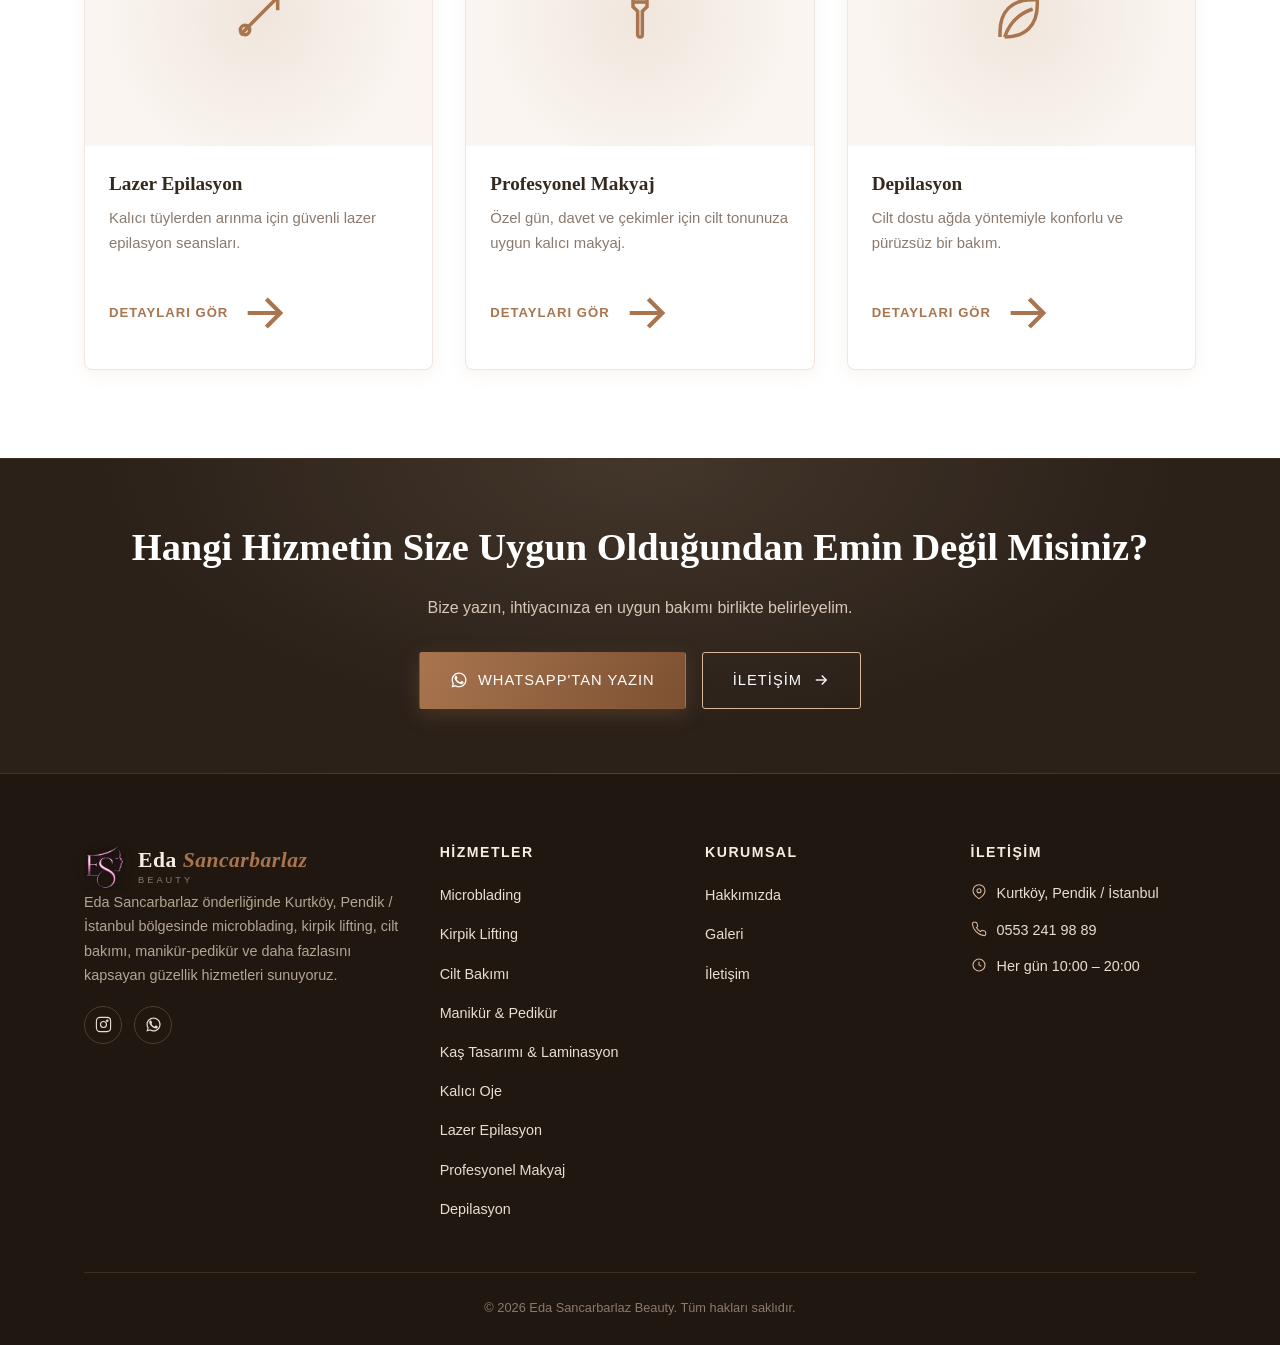
<file: hizmetler.html>
﻿<!DOCTYPE html>
<html lang="tr">
<head>
<meta charset="UTF-8">
<meta name="viewport" content="width=device-width, initial-scale=1.0">
<title>Hizmetlerimiz | Eda Sancarbarlaz Beauty - Kurtköy, Pendik</title>
<meta name="description" content="Microblading, kirpik lifting, cilt bakımı, manikür-pedikür, kaş tasarımı, kalıcı oje, lazer epilasyon, profesyonel makyaj ve depilasyon. Kurtköy, Pendik / İstanbul içinde Eda Sancarbarlaz Beauty hizmetleri.">
<link rel="canonical" href="https://www.edasancarbarlazbeauty.com/hizmetler.html">
<meta property="og:type" content="website">
<meta property="og:title" content="Hizmetlerimiz | Eda Sancarbarlaz Beauty - Kurtköy, Pendik">
<meta property="og:description" content="Microblading, kirpik lifting, cilt bakımı, manikür-pedikür, kaş tasarımı, kalıcı oje, lazer epilasyon, profesyonel makyaj ve depilasyon. Kurtköy, Pendik / İstanbul içinde Eda Sancarbarlaz Beauty hizmetleri.">
<meta property="og:locale" content="tr_TR">
<meta property="og:site_name" content="Eda Sancarbarlaz Beauty">
<meta name="robots" content="index, follow">
<link rel="icon" href="assets/img/favicon.png" type="image/png">
<link rel="preconnect" href="https://fonts.googleapis.com">
<link rel="preconnect" href="https://fonts.gstatic.com" crossorigin="">
<link href="css2?family=Playfair+Display:wght@600;700&amp;family=Jost:wght@300;400;500;600&amp;display=swap" rel="stylesheet">
<link rel="stylesheet" href="assets/css/style.css">


</head>
<body>
<header class="site-header">
  <div class="container header-inner">
    <a href="index.html" class="logo"><picture><source srcset="assets/img/logo-icon.webp" type="image/webp"><img src="assets/img/logo-icon.png" alt="Eda Sancarbarlaz Beauty logo" class="logo-icon"></picture><span class="logo-text">Eda <span>Sancarbarlaz</span><small>Beauty</small></span></a>
    <nav class="main-nav"><ul><li><a class="" href="index.html">Ana Sayfa</a></li><li><a class="active" href="hizmetler.html">Hizmetler</a></li><li><a class="" href="hakkimizda.html">Hakkımızda</a></li><li><a class="" href="galeri.html">Galeri</a></li><li><a class="" href="iletisim.html">İletişim</a></li></ul></nav>
    <div class="header-actions">
      <div class="header-phone"><svg viewbox="0 0 24 24" fill="none" stroke="currentColor" stroke-width="1.6"><path d="M22 16.92v3a2 2 0 0 1-2.18 2 19.79 19.79 0 0 1-8.63-3.07 19.5 19.5 0 0 1-6-6 19.79 19.79 0 0 1-3.07-8.67A2 2 0 0 1 4.11 2h3a2 2 0 0 1 2 1.72c.127.96.361 1.903.7 2.81a2 2 0 0 1-.45 2.11L8.09 9.91a16 16 0 0 0 6 6l1.27-1.27a2 2 0 0 1 2.11-.45c.907.339 1.85.573 2.81.7A2 2 0 0 1 22 16.92z"></path></svg><a href="tel:+905532419889">0553 241 98 89</a></div>
      <a class="btn btn-gold" href="https://wa.me/905532419889" target="_blank" rel="noopener"><svg viewbox="0 0 24 24" fill="currentColor"><path d="M17.472 14.382c-.297-.149-1.758-.867-2.03-.967-.273-.099-.471-.148-.67.15-.197.297-.767.966-.94 1.164-.173.199-.347.223-.644.075-.297-.15-1.255-.463-2.39-1.475-.883-.788-1.48-1.761-1.653-2.059-.173-.297-.018-.458.13-.606.134-.133.298-.347.446-.52.149-.174.198-.298.298-.497.099-.198.05-.371-.025-.52-.075-.149-.669-1.612-.916-2.207-.242-.579-.487-.5-.669-.51-.173-.008-.371-.01-.57-.01-.198 0-.52.074-.792.372-.272.297-1.04 1.016-1.04 2.479 0 1.462 1.065 2.875 1.213 3.074.149.198 2.096 3.2 5.077 4.487.709.306 1.262.489 1.694.625.712.227 1.36.195 1.871.118.571-.085 1.758-.719 2.006-1.413.248-.694.248-1.289.173-1.413-.074-.124-.272-.198-.57-.347z"></path><path d="M12.04 2C6.58 2 2.13 6.45 2.13 11.91c0 1.85.5 3.58 1.36 5.07L2 22l5.2-1.44a9.94 9.94 0 0 0 4.84 1.23h.01c5.46 0 9.91-4.45 9.91-9.91 0-2.65-1.03-5.14-2.9-7.01A9.87 9.87 0 0 0 12.04 2zm0 18.1h-.01a8.2 8.2 0 0 1-4.18-1.14l-.3-.18-3.09.85.83-3.01-.2-.31a8.18 8.18 0 0 1-1.26-4.4c0-4.52 3.68-8.2 8.21-8.2 2.19 0 4.25.86 5.8 2.41a8.15 8.15 0 0 1 2.4 5.8c0 4.53-3.68 8.18-8.2 8.18z"></path></svg>Randevu Al</a>
      <button class="nav-toggle" aria-label="Menü"><span></span><span></span><span></span></button>
    </div>
  </div>
</header>

<section class="hero hero-page">
  <div class="container hero-content">
    <div class="breadcrumb"><a href="index.html">Ana Sayfa</a><span class="sep">/</span><span>Hizmetler</span></div>
    <h1>Hizmetlerimiz</h1>
    <p class="lead">Kurtköy, Pendik / İstanbul içinde sunduğumuz kaş, kirpik, cilt bakımı, tırnak ve lazer epilasyon hizmetlerini keşfedin.</p>
  </div>
</section>
<section class="section">
  <div class="container">
    <div class="grid grid-3"><a class="service-card" href="hizmetler/microblading.html">
          <div class="img-wrap"><picture><source srcset="assets/img/microblading-oncesi-sonrasi.webp" type="image/webp"><img src="assets/img/microblading-oncesi-sonrasi.jpg" alt="Microblading (Kaş Kalıcı Makyaj)" class="" loading="eager"></picture></div>
          <div class="card-body">
            <h3>Microblading</h3>
            <p>İnce kıl darbeleriyle doğal görünümlü, yarı kalıcı kaş tasarımı.</p>
            <span class="card-link">Detayları Gör <svg viewbox="0 0 24 24" fill="none" stroke="currentColor" stroke-width="1.8"><path d="M5 12h14"></path><path d="m13 6 6 6-6 6"></path></svg></span>
          </div>
        </a><a class="service-card" href="hizmetler/kirpik-lifting.html">
          <div class="img-wrap"><picture><source srcset="assets/img/kirpik-lifting-oncesi-sonrasi.webp" type="image/webp"><img src="assets/img/kirpik-lifting-oncesi-sonrasi.jpg" alt="Kirpik Lifting (Lash Lift)" class="" loading="eager"></picture></div>
          <div class="card-body">
            <h3>Kirpik Lifting</h3>
            <p>Kendi kirpiklerinize doğal kıvrım ve hacim kazandıran bakım.</p>
            <span class="card-link">Detayları Gör <svg viewbox="0 0 24 24" fill="none" stroke="currentColor" stroke-width="1.8"><path d="M5 12h14"></path><path d="m13 6 6 6-6 6"></path></svg></span>
          </div>
        </a><a class="service-card" href="hizmetler/cilt-bakimi.html">
          <div class="img-wrap"><picture><source srcset="assets/img/genosys-profesyonel-cilt-bakim-urunleri.webp" type="image/webp"><img src="assets/img/genosys-profesyonel-cilt-bakim-urunleri.jpg" alt="Cilt Bakımı (Genosys Profesyonel Bakım)" class="" loading="eager"></picture></div>
          <div class="card-body">
            <h3>Cilt Bakımı</h3>
            <p>Genosys profesyonel ürünleriyle cilt tipinize özel bakım ve peeling.</p>
            <span class="card-link">Detayları Gör <svg viewbox="0 0 24 24" fill="none" stroke="currentColor" stroke-width="1.8"><path d="M5 12h14"></path><path d="m13 6 6 6-6 6"></path></svg></span>
          </div>
        </a><a class="service-card" href="hizmetler/manikur-pedikur.html">
          <div class="img-wrap"><picture><source srcset="assets/img/manikur-mor-cicek-tasarim.webp" type="image/webp"><img src="assets/img/manikur-mor-cicek-tasarim.jpg" alt="Manikür & Pedikür" class="" loading="eager"></picture></div>
          <div class="card-body">
            <h3>Manikür & Pedikür</h3>
            <p>Nail art seçenekleriyle özenli el ve ayak bakımı.</p>
            <span class="card-link">Detayları Gör <svg viewbox="0 0 24 24" fill="none" stroke="currentColor" stroke-width="1.8"><path d="M5 12h14"></path><path d="m13 6 6 6-6 6"></path></svg></span>
          </div>
        </a><a class="service-card" href="hizmetler/kas-tasarimi.html">
          <div class="img-wrap"><picture><source srcset="assets/img/kas-tasarimi-oncesi-sonrasi.webp" type="image/webp"><img src="assets/img/kas-tasarimi-oncesi-sonrasi.jpg" alt="Kaş Tasarımı & Laminasyon" class="" loading="eager"></picture></div>
          <div class="card-body">
            <h3>Kaş Tasarımı & Laminasyon</h3>
            <p>Yüz hatlarınıza uygun kaş şekillendirme ve laminasyon bakımı.</p>
            <span class="card-link">Detayları Gör <svg viewbox="0 0 24 24" fill="none" stroke="currentColor" stroke-width="1.8"><path d="M5 12h14"></path><path d="m13 6 6 6-6 6"></path></svg></span>
          </div>
        </a><a class="service-card" href="hizmetler/kalici-oje.html">
          <div class="img-wrap"><picture><source srcset="assets/img/kalici-oje-kirmizi.webp" type="image/webp"><img src="assets/img/kalici-oje-kirmizi.jpg" alt="Kalıcı Oje" class="" loading="eager"></picture></div>
          <div class="card-body">
            <h3>Kalıcı Oje</h3>
            <p>Haftalarca parlaklığını ve rengini koruyan kalıcı oje uygulaması.</p>
            <span class="card-link">Detayları Gör <svg viewbox="0 0 24 24" fill="none" stroke="currentColor" stroke-width="1.8"><path d="M5 12h14"></path><path d="m13 6 6 6-6 6"></path></svg></span>
          </div>
        </a><a class="service-card icon-card" href="hizmetler/lazer-epilasyon.html">
          <div class="icon-wrap"><svg viewbox="0 0 24 24" fill="none" stroke="currentColor" stroke-width="1.5"><path d="M4 20 20 4"></path><path d="M14.5 4h5.5v5.5"></path><circle cx="6" cy="18" r="2"></circle></svg></div>
          <div class="card-body">
            <h3>Lazer Epilasyon</h3>
            <p>Kalıcı tüylerden arınma için güvenli lazer epilasyon seansları.</p>
            <span class="card-link">Detayları Gör <svg viewbox="0 0 24 24" fill="none" stroke="currentColor" stroke-width="1.8"><path d="M5 12h14"></path><path d="m13 6 6 6-6 6"></path></svg></span>
          </div>
        </a><a class="service-card icon-card" href="hizmetler/profesyonel-makyaj.html">
          <div class="icon-wrap"><svg viewbox="0 0 24 24" fill="none" stroke="currentColor" stroke-width="1.5"><path d="M9 2h6v6l-2 2v10a1 1 0 0 1-1 1c-.55 0-1-.45-1-1V10L9 8V2z"></path><path d="M9 6h6"></path></svg></div>
          <div class="card-body">
            <h3>Profesyonel Makyaj</h3>
            <p>Özel gün, davet ve çekimler için cilt tonunuza uygun kalıcı makyaj.</p>
            <span class="card-link">Detayları Gör <svg viewbox="0 0 24 24" fill="none" stroke="currentColor" stroke-width="1.8"><path d="M5 12h14"></path><path d="m13 6 6 6-6 6"></path></svg></span>
          </div>
        </a><a class="service-card icon-card" href="hizmetler/depilasyon.html">
          <div class="icon-wrap"><svg viewbox="0 0 24 24" fill="none" stroke="currentColor" stroke-width="1.5"><path d="M5 21c9 0 14-5 14-14V5h-2C8 5 3 10 3 19v2"></path><path d="M5 21c2-6 6-10 12-12"></path></svg></div>
          <div class="card-body">
            <h3>Depilasyon</h3>
            <p>Cilt dostu ağda yöntemiyle konforlu ve pürüzsüz bir bakım.</p>
            <span class="card-link">Detayları Gör <svg viewbox="0 0 24 24" fill="none" stroke="currentColor" stroke-width="1.8"><path d="M5 12h14"></path><path d="m13 6 6 6-6 6"></path></svg></span>
          </div>
        </a></div>
  </div>
</section>
<section class="cta-band">
  <div class="container">
    <h2>Hangi Hizmetin Size Uygun Olduğundan Emin Değil Misiniz?</h2>
    <p>Bize yazın, ihtiyacınıza en uygun bakımı birlikte belirleyelim.</p>
    <div class="hero-cta">
      <a class="btn btn-gold" href="https://wa.me/905532419889" target="_blank" rel="noopener"><svg viewbox="0 0 24 24" fill="currentColor"><path d="M17.472 14.382c-.297-.149-1.758-.867-2.03-.967-.273-.099-.471-.148-.67.15-.197.297-.767.966-.94 1.164-.173.199-.347.223-.644.075-.297-.15-1.255-.463-2.39-1.475-.883-.788-1.48-1.761-1.653-2.059-.173-.297-.018-.458.13-.606.134-.133.298-.347.446-.52.149-.174.198-.298.298-.497.099-.198.05-.371-.025-.52-.075-.149-.669-1.612-.916-2.207-.242-.579-.487-.5-.669-.51-.173-.008-.371-.01-.57-.01-.198 0-.52.074-.792.372-.272.297-1.04 1.016-1.04 2.479 0 1.462 1.065 2.875 1.213 3.074.149.198 2.096 3.2 5.077 4.487.709.306 1.262.489 1.694.625.712.227 1.36.195 1.871.118.571-.085 1.758-.719 2.006-1.413.248-.694.248-1.289.173-1.413-.074-.124-.272-.198-.57-.347z"></path><path d="M12.04 2C6.58 2 2.13 6.45 2.13 11.91c0 1.85.5 3.58 1.36 5.07L2 22l5.2-1.44a9.94 9.94 0 0 0 4.84 1.23h.01c5.46 0 9.91-4.45 9.91-9.91 0-2.65-1.03-5.14-2.9-7.01A9.87 9.87 0 0 0 12.04 2zm0 18.1h-.01a8.2 8.2 0 0 1-4.18-1.14l-.3-.18-3.09.85.83-3.01-.2-.31a8.18 8.18 0 0 1-1.26-4.4c0-4.52 3.68-8.2 8.21-8.2 2.19 0 4.25.86 5.8 2.41a8.15 8.15 0 0 1 2.4 5.8c0 4.53-3.68 8.18-8.2 8.18z"></path></svg>WhatsApp'tan Yazın</a>
      <a class="btn btn-outline on-dark" href="iletisim.html">İletişim <svg viewbox="0 0 24 24" fill="none" stroke="currentColor" stroke-width="1.8"><path d="M5 12h14"></path><path d="m13 6 6 6-6 6"></path></svg></a>
    </div>
  </div>
</section>

<footer class="site-footer">
  <div class="container">
    <div class="footer-grid">
      <div>
        <a href="index.html" class="logo"><picture><source srcset="assets/img/logo-icon.webp" type="image/webp"><img src="assets/img/logo-icon.png" alt="Eda Sancarbarlaz Beauty logo" class="logo-icon"></picture><span class="logo-text">Eda <span>Sancarbarlaz</span><small>Beauty</small></span></a>
        <p>Eda Sancarbarlaz önderliğinde Kurtköy, Pendik / İstanbul bölgesinde microblading, kirpik lifting, cilt bakımı, manikür-pedikür ve daha fazlasını kapsayan güzellik hizmetleri sunuyoruz.</p>
        <div class="footer-social">
          <a href="https://www.instagram.com/edaguzellikmakeup" target="_blank" rel="noopener" aria-label="Instagram"><svg viewbox="0 0 24 24" fill="none" stroke="currentColor" stroke-width="1.6"><rect x="2" y="2" width="20" height="20" rx="5"></rect><circle cx="12" cy="12" r="4.2"></circle><circle cx="17.3" cy="6.7" r="1"></circle></svg></a>
          <a href="https://wa.me/905532419889" target="_blank" rel="noopener" aria-label="WhatsApp"><svg viewbox="0 0 24 24" fill="currentColor"><path d="M17.472 14.382c-.297-.149-1.758-.867-2.03-.967-.273-.099-.471-.148-.67.15-.197.297-.767.966-.94 1.164-.173.199-.347.223-.644.075-.297-.15-1.255-.463-2.39-1.475-.883-.788-1.48-1.761-1.653-2.059-.173-.297-.018-.458.13-.606.134-.133.298-.347.446-.52.149-.174.198-.298.298-.497.099-.198.05-.371-.025-.52-.075-.149-.669-1.612-.916-2.207-.242-.579-.487-.5-.669-.51-.173-.008-.371-.01-.57-.01-.198 0-.52.074-.792.372-.272.297-1.04 1.016-1.04 2.479 0 1.462 1.065 2.875 1.213 3.074.149.198 2.096 3.2 5.077 4.487.709.306 1.262.489 1.694.625.712.227 1.36.195 1.871.118.571-.085 1.758-.719 2.006-1.413.248-.694.248-1.289.173-1.413-.074-.124-.272-.198-.57-.347z"></path><path d="M12.04 2C6.58 2 2.13 6.45 2.13 11.91c0 1.85.5 3.58 1.36 5.07L2 22l5.2-1.44a9.94 9.94 0 0 0 4.84 1.23h.01c5.46 0 9.91-4.45 9.91-9.91 0-2.65-1.03-5.14-2.9-7.01A9.87 9.87 0 0 0 12.04 2zm0 18.1h-.01a8.2 8.2 0 0 1-4.18-1.14l-.3-.18-3.09.85.83-3.01-.2-.31a8.18 8.18 0 0 1-1.26-4.4c0-4.52 3.68-8.2 8.21-8.2 2.19 0 4.25.86 5.8 2.41a8.15 8.15 0 0 1 2.4 5.8c0 4.53-3.68 8.18-8.2 8.18z"></path></svg></a>
        </div>
      </div>
      <div>
        <h4>Hizmetler</h4>
        <ul class="footer-links"><li><a href="hizmetler/microblading.html">Microblading</a></li><li><a href="hizmetler/kirpik-lifting.html">Kirpik Lifting</a></li><li><a href="hizmetler/cilt-bakimi.html">Cilt Bakımı</a></li><li><a href="hizmetler/manikur-pedikur.html">Manikür & Pedikür</a></li><li><a href="hizmetler/kas-tasarimi.html">Kaş Tasarımı & Laminasyon</a></li><li><a href="hizmetler/kalici-oje.html">Kalıcı Oje</a></li><li><a href="hizmetler/lazer-epilasyon.html">Lazer Epilasyon</a></li><li><a href="hizmetler/profesyonel-makyaj.html">Profesyonel Makyaj</a></li><li><a href="hizmetler/depilasyon.html">Depilasyon</a></li></ul>
      </div>
      <div>
        <h4>Kurumsal</h4>
        <ul class="footer-links">
          <li><a href="hakkimizda.html">Hakkımızda</a></li>
          <li><a href="galeri.html">Galeri</a></li>
          <li><a href="iletisim.html">İletişim</a></li>
        </ul>
      </div>
      <div>
        <h4>İletişim</h4>
        <ul class="footer-links footer-contact">
          <li><svg viewbox="0 0 24 24" fill="none" stroke="currentColor" stroke-width="1.6"><path d="M21 10c0 6-9 12-9 12s-9-6-9-12a9 9 0 1 1 18 0z"></path><circle cx="12" cy="10" r="3"></circle></svg> <span>Kurtköy, Pendik / İstanbul</span></li>
          <li><svg viewbox="0 0 24 24" fill="none" stroke="currentColor" stroke-width="1.6"><path d="M22 16.92v3a2 2 0 0 1-2.18 2 19.79 19.79 0 0 1-8.63-3.07 19.5 19.5 0 0 1-6-6 19.79 19.79 0 0 1-3.07-8.67A2 2 0 0 1 4.11 2h3a2 2 0 0 1 2 1.72c.127.96.361 1.903.7 2.81a2 2 0 0 1-.45 2.11L8.09 9.91a16 16 0 0 0 6 6l1.27-1.27a2 2 0 0 1 2.11-.45c.907.339 1.85.573 2.81.7A2 2 0 0 1 22 16.92z"></path></svg> <a href="tel:+905532419889">0553 241 98 89</a></li>
          <li><svg viewbox="0 0 24 24" fill="none" stroke="currentColor" stroke-width="1.6"><circle cx="12" cy="12" r="9"></circle><path d="M12 7v5l3.5 2"></path></svg> <span>Her gün 10:00 – 20:00</span></li>
        </ul>
      </div>
    </div>
    <div class="footer-bottom">
      &copy; <span id="year"></span> Eda Sancarbarlaz Beauty. Tüm hakları saklıdır.
    </div>
  </div>
</footer>
<a href="https://wa.me/905532419889" target="_blank" rel="noopener" class="wa-float" aria-label="WhatsApp'tan yaz"><svg viewbox="0 0 24 24" fill="currentColor"><path d="M17.472 14.382c-.297-.149-1.758-.867-2.03-.967-.273-.099-.471-.148-.67.15-.197.297-.767.966-.94 1.164-.173.199-.347.223-.644.075-.297-.15-1.255-.463-2.39-1.475-.883-.788-1.48-1.761-1.653-2.059-.173-.297-.018-.458.13-.606.134-.133.298-.347.446-.52.149-.174.198-.298.298-.497.099-.198.05-.371-.025-.52-.075-.149-.669-1.612-.916-2.207-.242-.579-.487-.5-.669-.51-.173-.008-.371-.01-.57-.01-.198 0-.52.074-.792.372-.272.297-1.04 1.016-1.04 2.479 0 1.462 1.065 2.875 1.213 3.074.149.198 2.096 3.2 5.077 4.487.709.306 1.262.489 1.694.625.712.227 1.36.195 1.871.118.571-.085 1.758-.719 2.006-1.413.248-.694.248-1.289.173-1.413-.074-.124-.272-.198-.57-.347z"></path><path d="M12.04 2C6.58 2 2.13 6.45 2.13 11.91c0 1.85.5 3.58 1.36 5.07L2 22l5.2-1.44a9.94 9.94 0 0 0 4.84 1.23h.01c5.46 0 9.91-4.45 9.91-9.91 0-2.65-1.03-5.14-2.9-7.01A9.87 9.87 0 0 0 12.04 2zm0 18.1h-.01a8.2 8.2 0 0 1-4.18-1.14l-.3-.18-3.09.85.83-3.01-.2-.31a8.18 8.18 0 0 1-1.26-4.4c0-4.52 3.68-8.2 8.21-8.2 2.19 0 4.25.86 5.8 2.41a8.15 8.15 0 0 1 2.4 5.8c0 4.53-3.68 8.18-8.2 8.18z"></path></svg></a>
<script>document.getElementById('year').textContent = new Date().getFullYear();</script>
<script src="assets/js/main.js"></script>

</body>
</html>
</file>
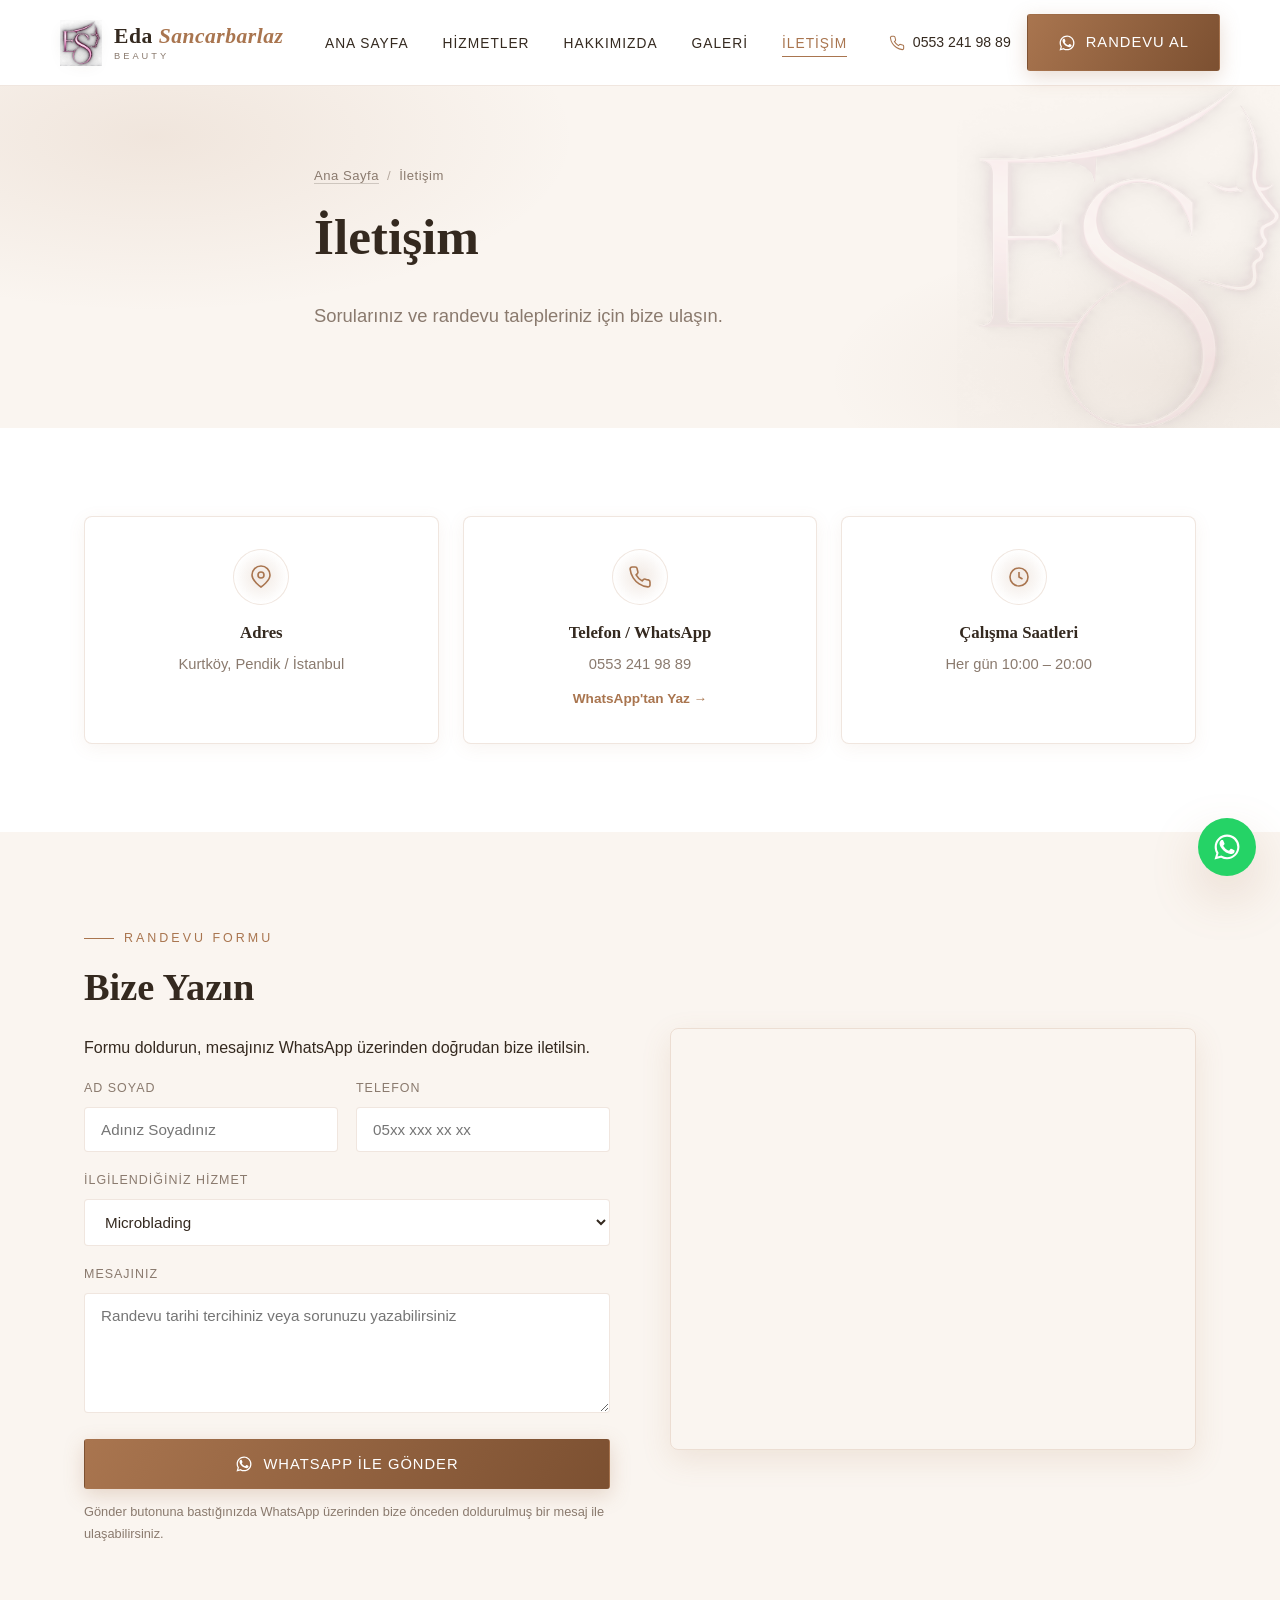
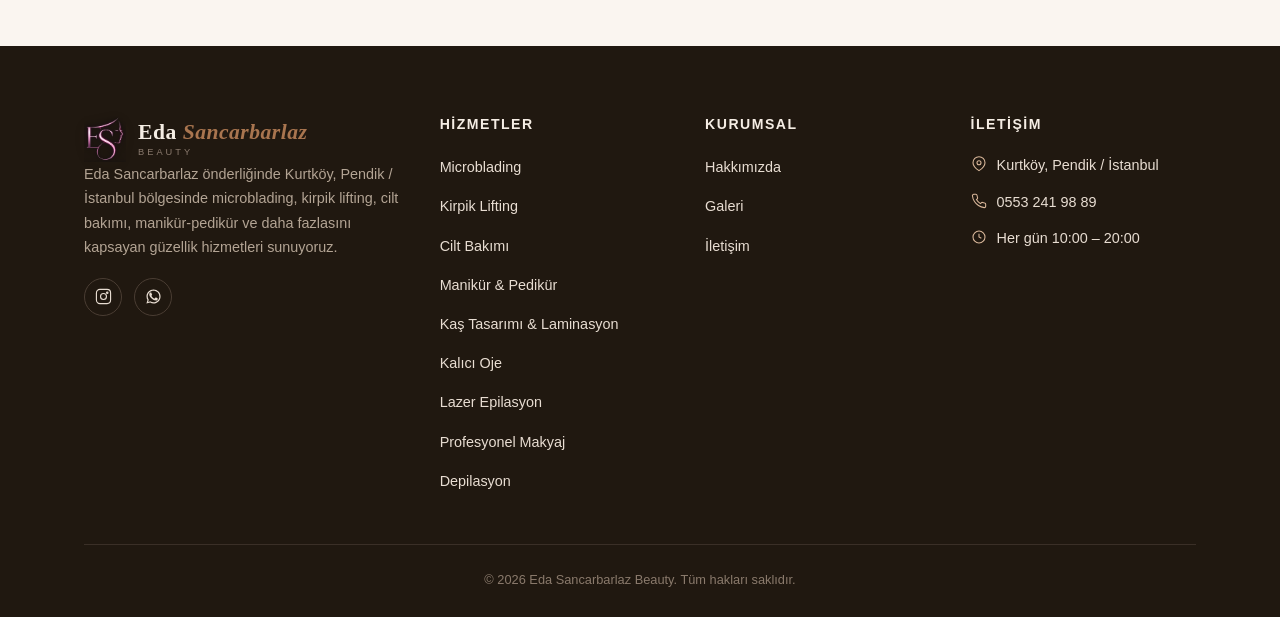
<file: iletisim.html>
﻿<!DOCTYPE html>
<html lang="tr">
<head>
<meta charset="UTF-8">
<meta name="viewport" content="width=device-width, initial-scale=1.0">
<title>İletişim | Eda Sancarbarlaz Beauty - Kurtköy, Pendik</title>
<meta name="description" content="Eda Sancarbarlaz Beauty ile iletişime geçin. Adres, telefon, çalışma saatleri ve randevu formu.">
<link rel="canonical" href="https://www.edasancarbarlazbeauty.com/iletisim.html">
<meta property="og:type" content="website">
<meta property="og:title" content="İletişim | Eda Sancarbarlaz Beauty - Kurtköy, Pendik">
<meta property="og:description" content="Eda Sancarbarlaz Beauty ile iletişime geçin. Adres, telefon, çalışma saatleri ve randevu formu.">
<meta property="og:locale" content="tr_TR">
<meta property="og:site_name" content="Eda Sancarbarlaz Beauty">
<meta name="robots" content="index, follow">
<link rel="icon" href="assets/img/favicon.png" type="image/png">
<link rel="preconnect" href="https://fonts.googleapis.com">
<link rel="preconnect" href="https://fonts.gstatic.com" crossorigin="">
<link href="css2?family=Playfair+Display:wght@600;700&amp;family=Jost:wght@300;400;500;600&amp;display=swap" rel="stylesheet">
<link rel="stylesheet" href="assets/css/style.css">


</head>
<body>
<header class="site-header">
  <div class="container header-inner">
    <a href="index.html" class="logo"><picture><source srcset="assets/img/logo-icon.webp" type="image/webp"><img src="assets/img/logo-icon.png" alt="Eda Sancarbarlaz Beauty logo" class="logo-icon"></picture><span class="logo-text">Eda <span>Sancarbarlaz</span><small>Beauty</small></span></a>
    <nav class="main-nav"><ul><li><a class="" href="index.html">Ana Sayfa</a></li><li><a class="" href="hizmetler.html">Hizmetler</a></li><li><a class="" href="hakkimizda.html">Hakkımızda</a></li><li><a class="" href="galeri.html">Galeri</a></li><li><a class="active" href="iletisim.html">İletişim</a></li></ul></nav>
    <div class="header-actions">
      <div class="header-phone"><svg viewbox="0 0 24 24" fill="none" stroke="currentColor" stroke-width="1.6"><path d="M22 16.92v3a2 2 0 0 1-2.18 2 19.79 19.79 0 0 1-8.63-3.07 19.5 19.5 0 0 1-6-6 19.79 19.79 0 0 1-3.07-8.67A2 2 0 0 1 4.11 2h3a2 2 0 0 1 2 1.72c.127.96.361 1.903.7 2.81a2 2 0 0 1-.45 2.11L8.09 9.91a16 16 0 0 0 6 6l1.27-1.27a2 2 0 0 1 2.11-.45c.907.339 1.85.573 2.81.7A2 2 0 0 1 22 16.92z"></path></svg><a href="tel:+905532419889">0553 241 98 89</a></div>
      <a class="btn btn-gold" href="https://wa.me/905532419889" target="_blank" rel="noopener"><svg viewbox="0 0 24 24" fill="currentColor"><path d="M17.472 14.382c-.297-.149-1.758-.867-2.03-.967-.273-.099-.471-.148-.67.15-.197.297-.767.966-.94 1.164-.173.199-.347.223-.644.075-.297-.15-1.255-.463-2.39-1.475-.883-.788-1.48-1.761-1.653-2.059-.173-.297-.018-.458.13-.606.134-.133.298-.347.446-.52.149-.174.198-.298.298-.497.099-.198.05-.371-.025-.52-.075-.149-.669-1.612-.916-2.207-.242-.579-.487-.5-.669-.51-.173-.008-.371-.01-.57-.01-.198 0-.52.074-.792.372-.272.297-1.04 1.016-1.04 2.479 0 1.462 1.065 2.875 1.213 3.074.149.198 2.096 3.2 5.077 4.487.709.306 1.262.489 1.694.625.712.227 1.36.195 1.871.118.571-.085 1.758-.719 2.006-1.413.248-.694.248-1.289.173-1.413-.074-.124-.272-.198-.57-.347z"></path><path d="M12.04 2C6.58 2 2.13 6.45 2.13 11.91c0 1.85.5 3.58 1.36 5.07L2 22l5.2-1.44a9.94 9.94 0 0 0 4.84 1.23h.01c5.46 0 9.91-4.45 9.91-9.91 0-2.65-1.03-5.14-2.9-7.01A9.87 9.87 0 0 0 12.04 2zm0 18.1h-.01a8.2 8.2 0 0 1-4.18-1.14l-.3-.18-3.09.85.83-3.01-.2-.31a8.18 8.18 0 0 1-1.26-4.4c0-4.52 3.68-8.2 8.21-8.2 2.19 0 4.25.86 5.8 2.41a8.15 8.15 0 0 1 2.4 5.8c0 4.53-3.68 8.18-8.2 8.18z"></path></svg>Randevu Al</a>
      <button class="nav-toggle" aria-label="Menü"><span></span><span></span><span></span></button>
    </div>
  </div>
</header>

<section class="hero hero-page">
  <div class="container hero-content">
    <div class="breadcrumb"><a href="index.html">Ana Sayfa</a><span class="sep">/</span><span>İletişim</span></div>
    <h1>İletişim</h1>
    <p class="lead">Sorularınız ve randevu talepleriniz için bize ulaşın.</p>
  </div>
</section>

<section class="section">
  <div class="container">
    <div class="info-cards">
      <div class="info-card">
        <div class="icon-circle"><svg viewbox="0 0 24 24" fill="none" stroke="currentColor" stroke-width="1.6"><path d="M21 10c0 6-9 12-9 12s-9-6-9-12a9 9 0 1 1 18 0z"></path><circle cx="12" cy="10" r="3"></circle></svg></div>
        <h3>Adres</h3>
        <p>Kurtköy, Pendik / İstanbul</p>
      </div>
      <div class="info-card">
        <div class="icon-circle"><svg viewbox="0 0 24 24" fill="none" stroke="currentColor" stroke-width="1.6"><path d="M22 16.92v3a2 2 0 0 1-2.18 2 19.79 19.79 0 0 1-8.63-3.07 19.5 19.5 0 0 1-6-6 19.79 19.79 0 0 1-3.07-8.67A2 2 0 0 1 4.11 2h3a2 2 0 0 1 2 1.72c.127.96.361 1.903.7 2.81a2 2 0 0 1-.45 2.11L8.09 9.91a16 16 0 0 0 6 6l1.27-1.27a2 2 0 0 1 2.11-.45c.907.339 1.85.573 2.81.7A2 2 0 0 1 22 16.92z"></path></svg></div>
        <h3>Telefon / WhatsApp</h3>
        <p>0553 241 98 89</p>
        <a class="card-cta" href="https://wa.me/905532419889" target="_blank" rel="noopener">WhatsApp'tan Yaz &rarr;</a>
      </div>
      <div class="info-card">
        <div class="icon-circle"><svg viewbox="0 0 24 24" fill="none" stroke="currentColor" stroke-width="1.6"><circle cx="12" cy="12" r="9"></circle><path d="M12 7v5l3.5 2"></path></svg></div>
        <h3>Çalışma Saatleri</h3>
        <p>Her gün 10:00 – 20:00</p>
      </div>
    </div>
  </div>
</section>

<section class="section alt">
  <div class="container split align-center">
    <div>
      <div class="eyebrow">RANDEVU FORMU</div>
      <h2>Bize Yazın</h2>
      <p>Formu doldurun, mesajınız WhatsApp üzerinden doğrudan bize iletilsin.</p>
      <form id="contact-form" class="contact-form">
        <div class="row-2">
          <div>
            <label for="name">Ad Soyad</label>
            <input type="text" id="name" name="name" required="" placeholder="Adınız Soyadınız">
          </div>
          <div>
            <label for="phone">Telefon</label>
            <input type="tel" id="phone" name="phone" required="" placeholder="05xx xxx xx xx">
          </div>
        </div>
        <div>
          <label for="service">İlgilendiğiniz Hizmet</label>
          <select id="service" name="service">
            <option>Microblading</option>
            <option>Kirpik Lifting</option>
            <option>Cilt Bakımı</option>
            <option>Manikür &amp; Pedikür</option>
            <option>Kaş Tasarımı &amp; Laminasyon</option>
            <option>Kalıcı Oje</option>
            <option>Lazer Epilasyon</option>
            <option>Diğer / Bilgi Almak İstiyorum</option>
          </select>
        </div>
        <div>
          <label for="message">Mesajınız</label>
          <textarea id="message" name="message" placeholder="Randevu tarihi tercihiniz veya sorunuzu yazabilirsiniz"></textarea>
        </div>
        <button type="submit" class="btn btn-gold btn-block"><svg viewbox="0 0 24 24" fill="currentColor"><path d="M17.472 14.382c-.297-.149-1.758-.867-2.03-.967-.273-.099-.471-.148-.67.15-.197.297-.767.966-.94 1.164-.173.199-.347.223-.644.075-.297-.15-1.255-.463-2.39-1.475-.883-.788-1.48-1.761-1.653-2.059-.173-.297-.018-.458.13-.606.134-.133.298-.347.446-.52.149-.174.198-.298.298-.497.099-.198.05-.371-.025-.52-.075-.149-.669-1.612-.916-2.207-.242-.579-.487-.5-.669-.51-.173-.008-.371-.01-.57-.01-.198 0-.52.074-.792.372-.272.297-1.04 1.016-1.04 2.479 0 1.462 1.065 2.875 1.213 3.074.149.198 2.096 3.2 5.077 4.487.709.306 1.262.489 1.694.625.712.227 1.36.195 1.871.118.571-.085 1.758-.719 2.006-1.413.248-.694.248-1.289.173-1.413-.074-.124-.272-.198-.57-.347z"></path><path d="M12.04 2C6.58 2 2.13 6.45 2.13 11.91c0 1.85.5 3.58 1.36 5.07L2 22l5.2-1.44a9.94 9.94 0 0 0 4.84 1.23h.01c5.46 0 9.91-4.45 9.91-9.91 0-2.65-1.03-5.14-2.9-7.01A9.87 9.87 0 0 0 12.04 2zm0 18.1h-.01a8.2 8.2 0 0 1-4.18-1.14l-.3-.18-3.09.85.83-3.01-.2-.31a8.18 8.18 0 0 1-1.26-4.4c0-4.52 3.68-8.2 8.21-8.2 2.19 0 4.25.86 5.8 2.41a8.15 8.15 0 0 1 2.4 5.8c0 4.53-3.68 8.18-8.2 8.18z"></path></svg>WhatsApp ile Gönder</button>
        <p class="form-note">Gönder butonuna bastığınızda WhatsApp üzerinden bize önceden doldurulmuş bir mesaj ile ulaşabilirsiniz.</p>
      </form>
    </div>
    <div>
      <div class="map-frame">
        <iframe src="https://www.google.com/maps?q=Kurtköy%2C%20Pendik%2C%20%C4%B0stanbul&output=embed" loading="lazy" referrerpolicy="no-referrer-when-downgrade" title="Eda Sancarbarlaz Beauty Konumu"></iframe>
      </div>
    </div>
  </div>
</section>

<footer class="site-footer">
  <div class="container">
    <div class="footer-grid">
      <div>
        <a href="index.html" class="logo"><picture><source srcset="assets/img/logo-icon.webp" type="image/webp"><img src="assets/img/logo-icon.png" alt="Eda Sancarbarlaz Beauty logo" class="logo-icon"></picture><span class="logo-text">Eda <span>Sancarbarlaz</span><small>Beauty</small></span></a>
        <p>Eda Sancarbarlaz önderliğinde Kurtköy, Pendik / İstanbul bölgesinde microblading, kirpik lifting, cilt bakımı, manikür-pedikür ve daha fazlasını kapsayan güzellik hizmetleri sunuyoruz.</p>
        <div class="footer-social">
          <a href="https://www.instagram.com/edaguzellikmakeup" target="_blank" rel="noopener" aria-label="Instagram"><svg viewbox="0 0 24 24" fill="none" stroke="currentColor" stroke-width="1.6"><rect x="2" y="2" width="20" height="20" rx="5"></rect><circle cx="12" cy="12" r="4.2"></circle><circle cx="17.3" cy="6.7" r="1"></circle></svg></a>
          <a href="https://wa.me/905532419889" target="_blank" rel="noopener" aria-label="WhatsApp"><svg viewbox="0 0 24 24" fill="currentColor"><path d="M17.472 14.382c-.297-.149-1.758-.867-2.03-.967-.273-.099-.471-.148-.67.15-.197.297-.767.966-.94 1.164-.173.199-.347.223-.644.075-.297-.15-1.255-.463-2.39-1.475-.883-.788-1.48-1.761-1.653-2.059-.173-.297-.018-.458.13-.606.134-.133.298-.347.446-.52.149-.174.198-.298.298-.497.099-.198.05-.371-.025-.52-.075-.149-.669-1.612-.916-2.207-.242-.579-.487-.5-.669-.51-.173-.008-.371-.01-.57-.01-.198 0-.52.074-.792.372-.272.297-1.04 1.016-1.04 2.479 0 1.462 1.065 2.875 1.213 3.074.149.198 2.096 3.2 5.077 4.487.709.306 1.262.489 1.694.625.712.227 1.36.195 1.871.118.571-.085 1.758-.719 2.006-1.413.248-.694.248-1.289.173-1.413-.074-.124-.272-.198-.57-.347z"></path><path d="M12.04 2C6.58 2 2.13 6.45 2.13 11.91c0 1.85.5 3.58 1.36 5.07L2 22l5.2-1.44a9.94 9.94 0 0 0 4.84 1.23h.01c5.46 0 9.91-4.45 9.91-9.91 0-2.65-1.03-5.14-2.9-7.01A9.87 9.87 0 0 0 12.04 2zm0 18.1h-.01a8.2 8.2 0 0 1-4.18-1.14l-.3-.18-3.09.85.83-3.01-.2-.31a8.18 8.18 0 0 1-1.26-4.4c0-4.52 3.68-8.2 8.21-8.2 2.19 0 4.25.86 5.8 2.41a8.15 8.15 0 0 1 2.4 5.8c0 4.53-3.68 8.18-8.2 8.18z"></path></svg></a>
        </div>
      </div>
      <div>
        <h4>Hizmetler</h4>
        <ul class="footer-links"><li><a href="hizmetler/microblading.html">Microblading</a></li><li><a href="hizmetler/kirpik-lifting.html">Kirpik Lifting</a></li><li><a href="hizmetler/cilt-bakimi.html">Cilt Bakımı</a></li><li><a href="hizmetler/manikur-pedikur.html">Manikür & Pedikür</a></li><li><a href="hizmetler/kas-tasarimi.html">Kaş Tasarımı & Laminasyon</a></li><li><a href="hizmetler/kalici-oje.html">Kalıcı Oje</a></li><li><a href="hizmetler/lazer-epilasyon.html">Lazer Epilasyon</a></li><li><a href="hizmetler/profesyonel-makyaj.html">Profesyonel Makyaj</a></li><li><a href="hizmetler/depilasyon.html">Depilasyon</a></li></ul>
      </div>
      <div>
        <h4>Kurumsal</h4>
        <ul class="footer-links">
          <li><a href="hakkimizda.html">Hakkımızda</a></li>
          <li><a href="galeri.html">Galeri</a></li>
          <li><a href="iletisim.html">İletişim</a></li>
        </ul>
      </div>
      <div>
        <h4>İletişim</h4>
        <ul class="footer-links footer-contact">
          <li><svg viewbox="0 0 24 24" fill="none" stroke="currentColor" stroke-width="1.6"><path d="M21 10c0 6-9 12-9 12s-9-6-9-12a9 9 0 1 1 18 0z"></path><circle cx="12" cy="10" r="3"></circle></svg> <span>Kurtköy, Pendik / İstanbul</span></li>
          <li><svg viewbox="0 0 24 24" fill="none" stroke="currentColor" stroke-width="1.6"><path d="M22 16.92v3a2 2 0 0 1-2.18 2 19.79 19.79 0 0 1-8.63-3.07 19.5 19.5 0 0 1-6-6 19.79 19.79 0 0 1-3.07-8.67A2 2 0 0 1 4.11 2h3a2 2 0 0 1 2 1.72c.127.96.361 1.903.7 2.81a2 2 0 0 1-.45 2.11L8.09 9.91a16 16 0 0 0 6 6l1.27-1.27a2 2 0 0 1 2.11-.45c.907.339 1.85.573 2.81.7A2 2 0 0 1 22 16.92z"></path></svg> <a href="tel:+905532419889">0553 241 98 89</a></li>
          <li><svg viewbox="0 0 24 24" fill="none" stroke="currentColor" stroke-width="1.6"><circle cx="12" cy="12" r="9"></circle><path d="M12 7v5l3.5 2"></path></svg> <span>Her gün 10:00 – 20:00</span></li>
        </ul>
      </div>
    </div>
    <div class="footer-bottom">
      &copy; <span id="year"></span> Eda Sancarbarlaz Beauty. Tüm hakları saklıdır.
    </div>
  </div>
</footer>
<a href="https://wa.me/905532419889" target="_blank" rel="noopener" class="wa-float" aria-label="WhatsApp'tan yaz"><svg viewbox="0 0 24 24" fill="currentColor"><path d="M17.472 14.382c-.297-.149-1.758-.867-2.03-.967-.273-.099-.471-.148-.67.15-.197.297-.767.966-.94 1.164-.173.199-.347.223-.644.075-.297-.15-1.255-.463-2.39-1.475-.883-.788-1.48-1.761-1.653-2.059-.173-.297-.018-.458.13-.606.134-.133.298-.347.446-.52.149-.174.198-.298.298-.497.099-.198.05-.371-.025-.52-.075-.149-.669-1.612-.916-2.207-.242-.579-.487-.5-.669-.51-.173-.008-.371-.01-.57-.01-.198 0-.52.074-.792.372-.272.297-1.04 1.016-1.04 2.479 0 1.462 1.065 2.875 1.213 3.074.149.198 2.096 3.2 5.077 4.487.709.306 1.262.489 1.694.625.712.227 1.36.195 1.871.118.571-.085 1.758-.719 2.006-1.413.248-.694.248-1.289.173-1.413-.074-.124-.272-.198-.57-.347z"></path><path d="M12.04 2C6.58 2 2.13 6.45 2.13 11.91c0 1.85.5 3.58 1.36 5.07L2 22l5.2-1.44a9.94 9.94 0 0 0 4.84 1.23h.01c5.46 0 9.91-4.45 9.91-9.91 0-2.65-1.03-5.14-2.9-7.01A9.87 9.87 0 0 0 12.04 2zm0 18.1h-.01a8.2 8.2 0 0 1-4.18-1.14l-.3-.18-3.09.85.83-3.01-.2-.31a8.18 8.18 0 0 1-1.26-4.4c0-4.52 3.68-8.2 8.21-8.2 2.19 0 4.25.86 5.8 2.41a8.15 8.15 0 0 1 2.4 5.8c0 4.53-3.68 8.18-8.2 8.18z"></path></svg></a>
<script>document.getElementById('year').textContent = new Date().getFullYear();</script>
<script src="assets/js/main.js"></script>

</body>
</html>
</file>
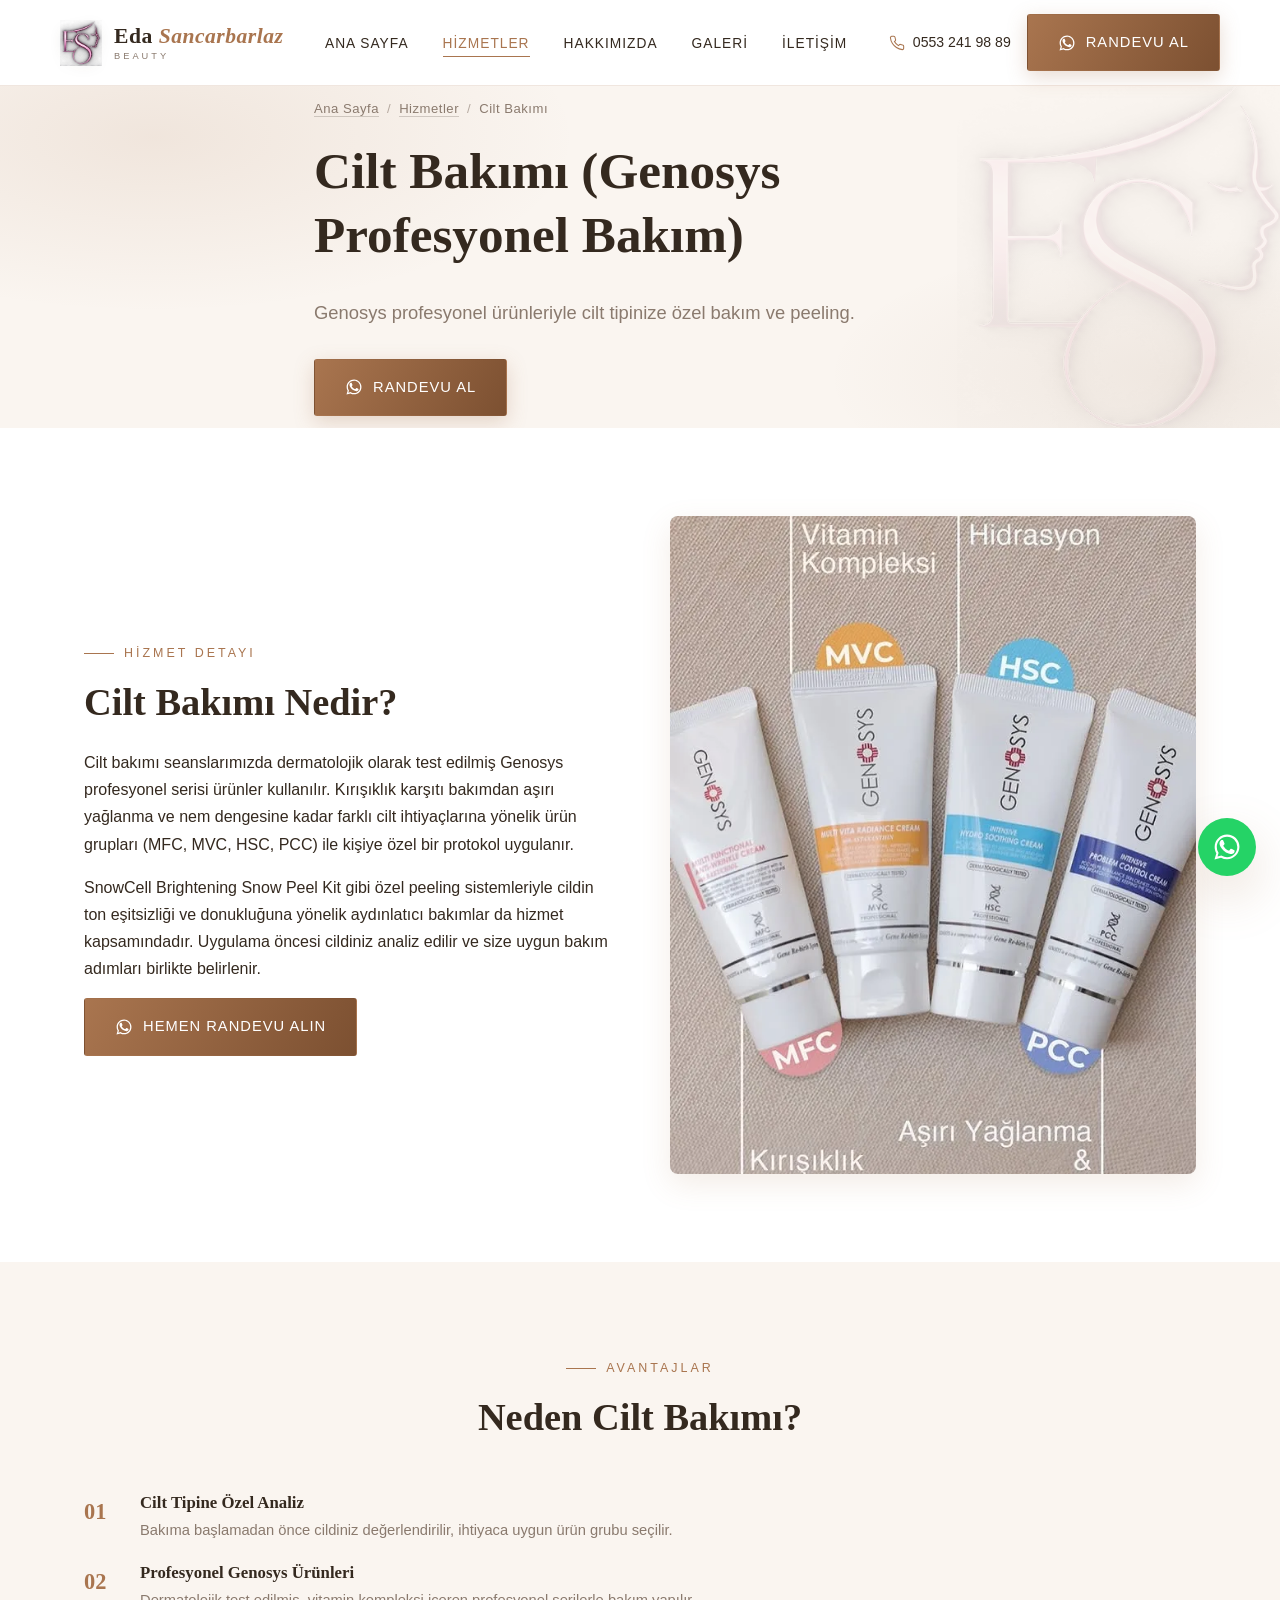
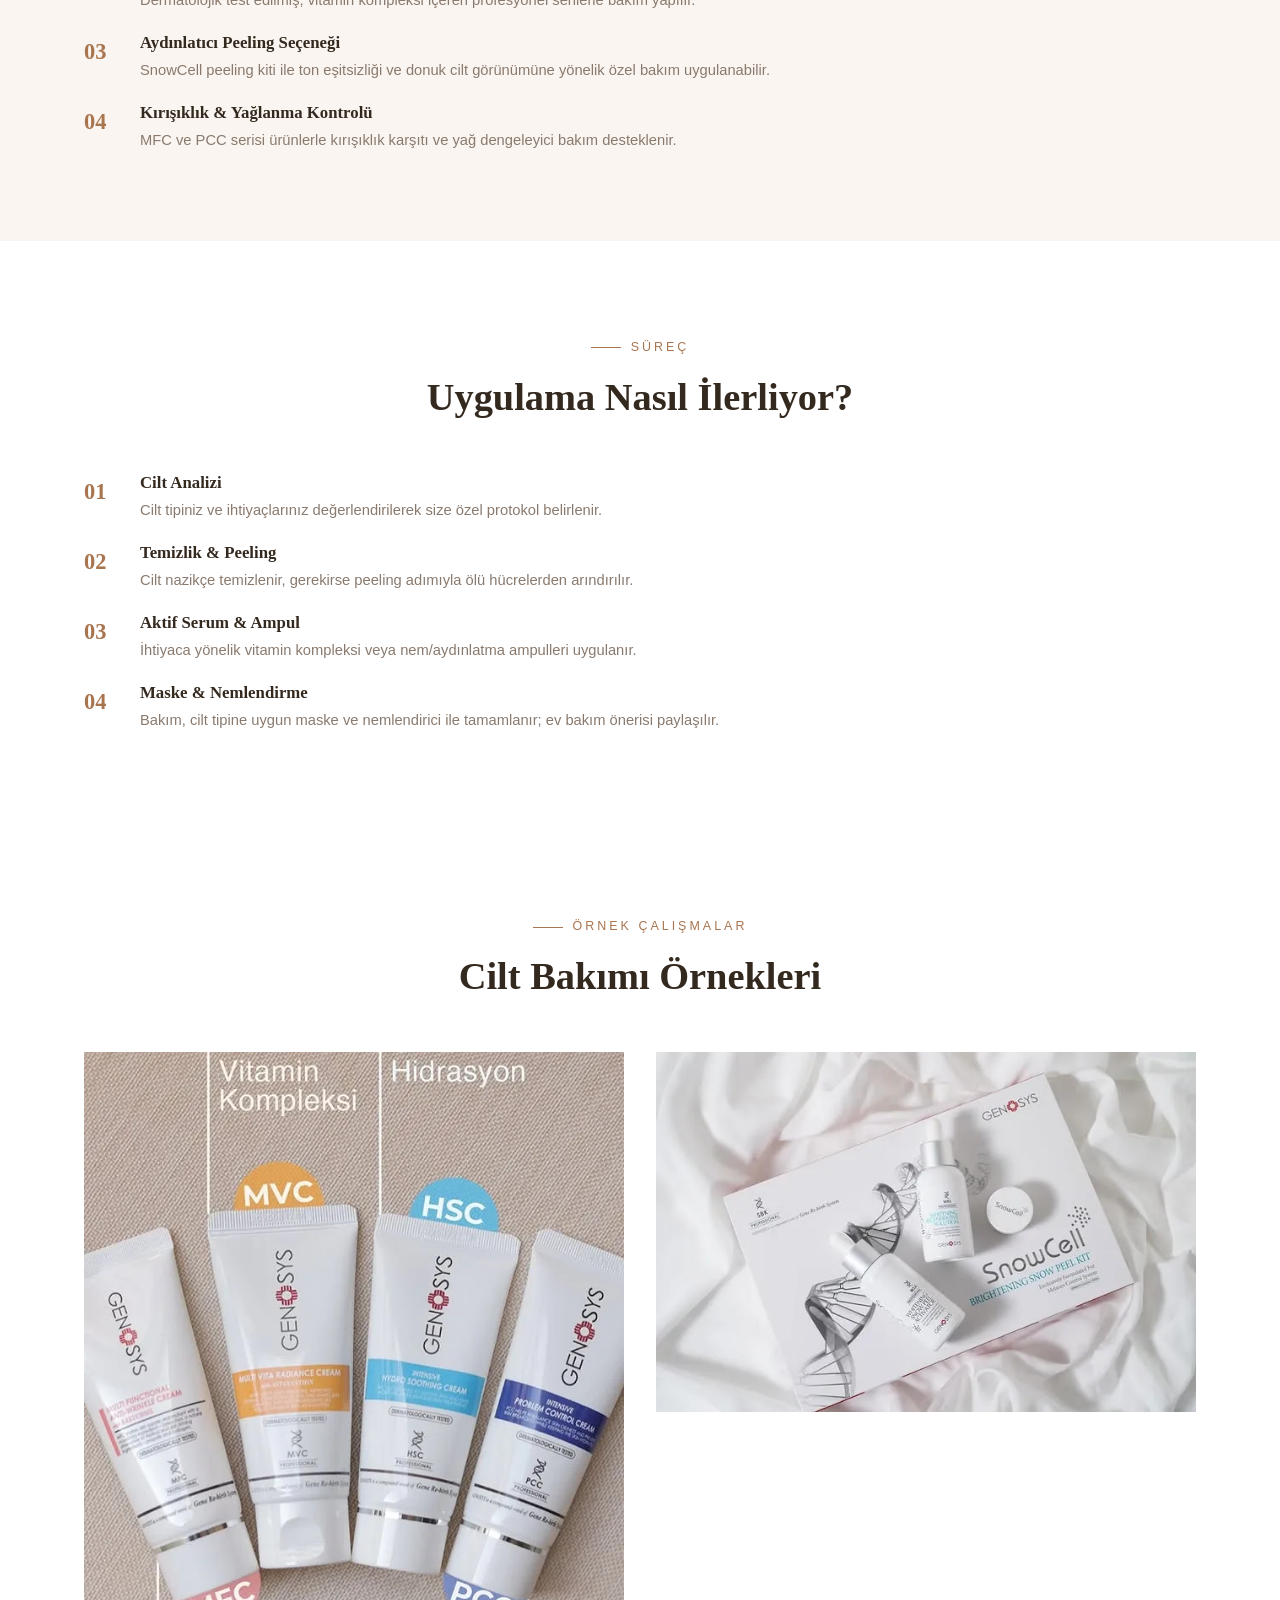
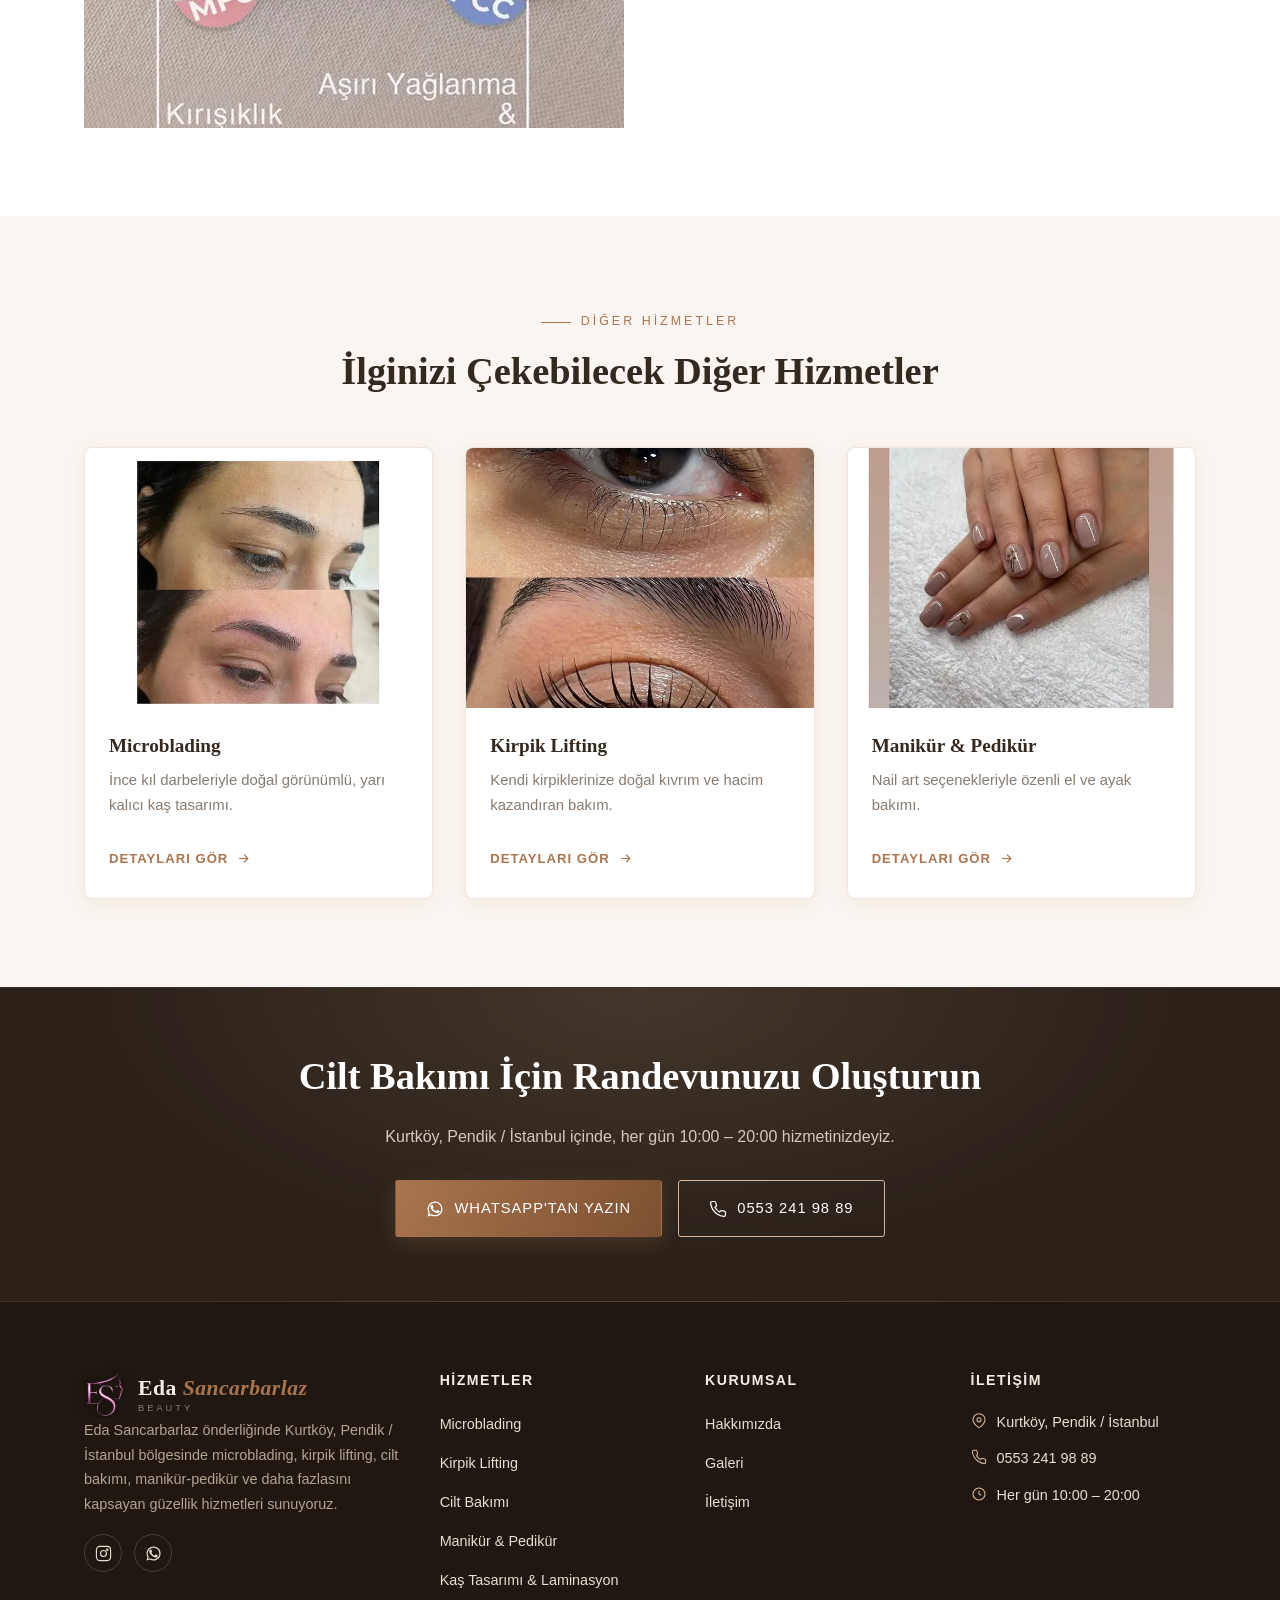
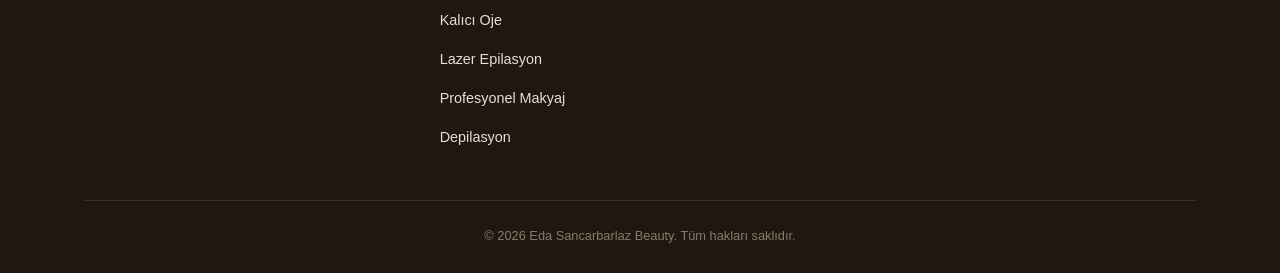
<file: hizmetler/cilt-bakimi.html>
﻿<!DOCTYPE html>
<html lang="tr">
<head>
<meta charset="UTF-8">
<meta name="viewport" content="width=device-width, initial-scale=1.0">
<title>Cilt Bakımı (Genosys Profesyonel Bakım) | Kurtköy, Pendik | Eda Sancarbarlaz Beauty</title>
<meta name="description" content="Kurtköy'de Genosys profesyonel ürünleriyle cilt bakımı, peeling ve aydınlatma uygulamaları. Cilt tipinize özel çözümler için Eda Sancarbarlaz Beauty.">
<link rel="canonical" href="https://www.edasancarbarlazbeauty.com/hizmetler.html">
<meta property="og:type" content="website">
<meta property="og:title" content="Cilt Bakımı (Genosys Profesyonel Bakım) | Kurtköy, Pendik | Eda Sancarbarlaz Beauty">
<meta property="og:description" content="Kurtköy'de Genosys profesyonel ürünleriyle cilt bakımı, peeling ve aydınlatma uygulamaları. Cilt tipinize özel çözümler için Eda Sancarbarlaz Beauty.">
<meta property="og:locale" content="tr_TR">
<meta property="og:site_name" content="Eda Sancarbarlaz Beauty">
<meta name="robots" content="index, follow">
<link rel="icon" href="../assets/img/favicon.png" type="image/png">
<link rel="preconnect" href="https://fonts.googleapis.com">
<link rel="preconnect" href="https://fonts.gstatic.com" crossorigin="">
<link href="../css2?family=Playfair+Display:wght@600;700&amp;family=Jost:wght@300;400;500;600&amp;display=swap" rel="stylesheet">
<link rel="stylesheet" href="../assets/css/style.css">

<script type="application/ld+json">
{
  "@context": "https://schema.org",
  "@type": "Service",
  "serviceType": "Cilt Bakımı (Genosys Profesyonel Bakım)",
  "name": "Cilt Bakımı (Genosys Profesyonel Bakım)",
  "description": "Kurtköy'de Genosys profesyonel ürünleriyle cilt bakımı, peeling ve aydınlatma uygulamaları. Cilt tipinize özel çözümler için Eda Sancarbarlaz Beauty.",
  "areaServed": "Kurtköy, Pendik / İstanbul",
  "provider": { "@type": "BeautySalon", "name": "Eda Sancarbarlaz Beauty", "telephone": "+905532419889" }
}
</script>
</head>
<body>
<header class="site-header">
  <div class="container header-inner">
    <a href="../index.html" class="logo"><picture><source srcset="../assets/img/logo-icon.webp" type="image/webp"><img src="../assets/img/logo-icon.png" alt="Eda Sancarbarlaz Beauty logo" class="logo-icon"></picture><span class="logo-text">Eda <span>Sancarbarlaz</span><small>Beauty</small></span></a>
    <nav class="main-nav"><ul><li><a class="" href="../index.html">Ana Sayfa</a></li><li><a class="active" href="../hizmetler.html">Hizmetler</a></li><li><a class="" href="../hakkimizda.html">Hakkımızda</a></li><li><a class="" href="../galeri.html">Galeri</a></li><li><a class="" href="../iletisim.html">İletişim</a></li></ul></nav>
    <div class="header-actions">
      <div class="header-phone"><svg viewbox="0 0 24 24" fill="none" stroke="currentColor" stroke-width="1.6"><path d="M22 16.92v3a2 2 0 0 1-2.18 2 19.79 19.79 0 0 1-8.63-3.07 19.5 19.5 0 0 1-6-6 19.79 19.79 0 0 1-3.07-8.67A2 2 0 0 1 4.11 2h3a2 2 0 0 1 2 1.72c.127.96.361 1.903.7 2.81a2 2 0 0 1-.45 2.11L8.09 9.91a16 16 0 0 0 6 6l1.27-1.27a2 2 0 0 1 2.11-.45c.907.339 1.85.573 2.81.7A2 2 0 0 1 22 16.92z"></path></svg><a href="tel:+905532419889">0553 241 98 89</a></div>
      <a class="btn btn-gold" href="https://wa.me/905532419889" target="_blank" rel="noopener"><svg viewbox="0 0 24 24" fill="currentColor"><path d="M17.472 14.382c-.297-.149-1.758-.867-2.03-.967-.273-.099-.471-.148-.67.15-.197.297-.767.966-.94 1.164-.173.199-.347.223-.644.075-.297-.15-1.255-.463-2.39-1.475-.883-.788-1.48-1.761-1.653-2.059-.173-.297-.018-.458.13-.606.134-.133.298-.347.446-.52.149-.174.198-.298.298-.497.099-.198.05-.371-.025-.52-.075-.149-.669-1.612-.916-2.207-.242-.579-.487-.5-.669-.51-.173-.008-.371-.01-.57-.01-.198 0-.52.074-.792.372-.272.297-1.04 1.016-1.04 2.479 0 1.462 1.065 2.875 1.213 3.074.149.198 2.096 3.2 5.077 4.487.709.306 1.262.489 1.694.625.712.227 1.36.195 1.871.118.571-.085 1.758-.719 2.006-1.413.248-.694.248-1.289.173-1.413-.074-.124-.272-.198-.57-.347z"></path><path d="M12.04 2C6.58 2 2.13 6.45 2.13 11.91c0 1.85.5 3.58 1.36 5.07L2 22l5.2-1.44a9.94 9.94 0 0 0 4.84 1.23h.01c5.46 0 9.91-4.45 9.91-9.91 0-2.65-1.03-5.14-2.9-7.01A9.87 9.87 0 0 0 12.04 2zm0 18.1h-.01a8.2 8.2 0 0 1-4.18-1.14l-.3-.18-3.09.85.83-3.01-.2-.31a8.18 8.18 0 0 1-1.26-4.4c0-4.52 3.68-8.2 8.21-8.2 2.19 0 4.25.86 5.8 2.41a8.15 8.15 0 0 1 2.4 5.8c0 4.53-3.68 8.18-8.2 8.18z"></path></svg>Randevu Al</a>
      <button class="nav-toggle" aria-label="Menü"><span></span><span></span><span></span></button>
    </div>
  </div>
</header>

<section class="hero hero-page">
  <div class="container hero-content">
    <div class="breadcrumb"><a href="../index.html">Ana Sayfa</a><span class="sep">/</span><a href="../hizmetler.html">Hizmetler</a><span class="sep">/</span><span>Cilt Bakımı</span></div>
    <h1>Cilt Bakımı (Genosys Profesyonel Bakım)</h1>
    <p class="lead">Genosys profesyonel ürünleriyle cilt tipinize özel bakım ve peeling.</p>
    <div class="hero-cta">
      <a class="btn btn-gold" href="https://wa.me/905532419889" target="_blank" rel="noopener"><svg viewbox="0 0 24 24" fill="currentColor"><path d="M17.472 14.382c-.297-.149-1.758-.867-2.03-.967-.273-.099-.471-.148-.67.15-.197.297-.767.966-.94 1.164-.173.199-.347.223-.644.075-.297-.15-1.255-.463-2.39-1.475-.883-.788-1.48-1.761-1.653-2.059-.173-.297-.018-.458.13-.606.134-.133.298-.347.446-.52.149-.174.198-.298.298-.497.099-.198.05-.371-.025-.52-.075-.149-.669-1.612-.916-2.207-.242-.579-.487-.5-.669-.51-.173-.008-.371-.01-.57-.01-.198 0-.52.074-.792.372-.272.297-1.04 1.016-1.04 2.479 0 1.462 1.065 2.875 1.213 3.074.149.198 2.096 3.2 5.077 4.487.709.306 1.262.489 1.694.625.712.227 1.36.195 1.871.118.571-.085 1.758-.719 2.006-1.413.248-.694.248-1.289.173-1.413-.074-.124-.272-.198-.57-.347z"></path><path d="M12.04 2C6.58 2 2.13 6.45 2.13 11.91c0 1.85.5 3.58 1.36 5.07L2 22l5.2-1.44a9.94 9.94 0 0 0 4.84 1.23h.01c5.46 0 9.91-4.45 9.91-9.91 0-2.65-1.03-5.14-2.9-7.01A9.87 9.87 0 0 0 12.04 2zm0 18.1h-.01a8.2 8.2 0 0 1-4.18-1.14l-.3-.18-3.09.85.83-3.01-.2-.31a8.18 8.18 0 0 1-1.26-4.4c0-4.52 3.68-8.2 8.21-8.2 2.19 0 4.25.86 5.8 2.41a8.15 8.15 0 0 1 2.4 5.8c0 4.53-3.68 8.18-8.2 8.18z"></path></svg>Randevu Al</a>
    </div>
  </div>
</section>

<section class="section">
  <div class="container split">
    <div>
      <div class="eyebrow">HİZMET DETAYI</div>
      <h2>Cilt Bakımı Nedir?</h2>
      <p>Cilt bakımı seanslarımızda dermatolojik olarak test edilmiş Genosys profesyonel serisi ürünler kullanılır. Kırışıklık karşıtı bakımdan aşırı yağlanma ve nem dengesine kadar farklı cilt ihtiyaçlarına yönelik ürün grupları (MFC, MVC, HSC, PCC) ile kişiye özel bir protokol uygulanır.</p><p>SnowCell Brightening Snow Peel Kit gibi özel peeling sistemleriyle cildin ton eşitsizliği ve donukluğuna yönelik aydınlatıcı bakımlar da hizmet kapsamındadır. Uygulama öncesi cildiniz analiz edilir ve size uygun bakım adımları birlikte belirlenir.</p>
      <a class="btn btn-primary" href="https://wa.me/905532419889" target="_blank" rel="noopener"><svg viewbox="0 0 24 24" fill="currentColor"><path d="M17.472 14.382c-.297-.149-1.758-.867-2.03-.967-.273-.099-.471-.148-.67.15-.197.297-.767.966-.94 1.164-.173.199-.347.223-.644.075-.297-.15-1.255-.463-2.39-1.475-.883-.788-1.48-1.761-1.653-2.059-.173-.297-.018-.458.13-.606.134-.133.298-.347.446-.52.149-.174.198-.298.298-.497.099-.198.05-.371-.025-.52-.075-.149-.669-1.612-.916-2.207-.242-.579-.487-.5-.669-.51-.173-.008-.371-.01-.57-.01-.198 0-.52.074-.792.372-.272.297-1.04 1.016-1.04 2.479 0 1.462 1.065 2.875 1.213 3.074.149.198 2.096 3.2 5.077 4.487.709.306 1.262.489 1.694.625.712.227 1.36.195 1.871.118.571-.085 1.758-.719 2.006-1.413.248-.694.248-1.289.173-1.413-.074-.124-.272-.198-.57-.347z"></path><path d="M12.04 2C6.58 2 2.13 6.45 2.13 11.91c0 1.85.5 3.58 1.36 5.07L2 22l5.2-1.44a9.94 9.94 0 0 0 4.84 1.23h.01c5.46 0 9.91-4.45 9.91-9.91 0-2.65-1.03-5.14-2.9-7.01A9.87 9.87 0 0 0 12.04 2zm0 18.1h-.01a8.2 8.2 0 0 1-4.18-1.14l-.3-.18-3.09.85.83-3.01-.2-.31a8.18 8.18 0 0 1-1.26-4.4c0-4.52 3.68-8.2 8.21-8.2 2.19 0 4.25.86 5.8 2.41a8.15 8.15 0 0 1 2.4 5.8c0 4.53-3.68 8.18-8.2 8.18z"></path></svg>Hemen Randevu Alın</a>
    </div>
    <div><picture><source srcset="../assets/img/genosys-profesyonel-cilt-bakim-urunleri.webp" type="image/webp"><img src="../assets/img/genosys-profesyonel-cilt-bakim-urunleri.jpg" alt="Cilt Bakımı (Genosys Profesyonel Bakım)" class="" loading="eager"></picture></div>
  </div>
</section>

<section class="section alt">
  <div class="container">
    <div class="section-head">
      <div class="eyebrow" style="justify-content:center">AVANTAJLAR</div>
      <h2>Neden Cilt Bakımı?</h2>
    </div>
    <ul class="feature-list"><li><span class="num">01</span><div><h4>Cilt Tipine Özel Analiz</h4><p>Bakıma başlamadan önce cildiniz değerlendirilir, ihtiyaca uygun ürün grubu seçilir.</p></div></li><li><span class="num">02</span><div><h4>Profesyonel Genosys Ürünleri</h4><p>Dermatolojik test edilmiş, vitamin kompleksi içeren profesyonel serilerle bakım yapılır.</p></div></li><li><span class="num">03</span><div><h4>Aydınlatıcı Peeling Seçeneği</h4><p>SnowCell peeling kiti ile ton eşitsizliği ve donuk cilt görünümüne yönelik özel bakım uygulanabilir.</p></div></li><li><span class="num">04</span><div><h4>Kırışıklık & Yağlanma Kontrolü</h4><p>MFC ve PCC serisi ürünlerle kırışıklık karşıtı ve yağ dengeleyici bakım desteklenir.</p></div></li></ul>
  </div>
</section>

<section class="section">
  <div class="container">
    <div class="section-head">
      <div class="eyebrow" style="justify-content:center">SÜREÇ</div>
      <h2>Uygulama Nasıl İlerliyor?</h2>
    </div>
    <ul class="feature-list"><li><span class="num">01</span><div><h4>Cilt Analizi</h4><p>Cilt tipiniz ve ihtiyaçlarınız değerlendirilerek size özel protokol belirlenir.</p></div></li><li><span class="num">02</span><div><h4>Temizlik & Peeling</h4><p>Cilt nazikçe temizlenir, gerekirse peeling adımıyla ölü hücrelerden arındırılır.</p></div></li><li><span class="num">03</span><div><h4>Aktif Serum & Ampul</h4><p>İhtiyaca yönelik vitamin kompleksi veya nem/aydınlatma ampulleri uygulanır.</p></div></li><li><span class="num">04</span><div><h4>Maske & Nemlendirme</h4><p>Bakım, cilt tipine uygun maske ve nemlendirici ile tamamlanır; ev bakım önerisi paylaşılır.</p></div></li></ul>
  </div>
</section>

<section class="section">
  <div class="container">
    <div class="section-head">
      <div class="eyebrow" style="justify-content:center">ÖRNEK ÇALIŞMALAR</div>
      <h2>Cilt Bakımı Örnekleri</h2>
    </div>
    <div class="grid grid-2"><div><picture><source srcset="../assets/img/genosys-profesyonel-cilt-bakim-urunleri.webp" type="image/webp"><img src="../assets/img/genosys-profesyonel-cilt-bakim-urunleri.jpg" alt="Cilt Bakımı (Genosys Profesyonel Bakım)" class="" loading="eager"></picture></div><div><picture><source srcset="../assets/img/genosys-snowcell-cilt-bakim-seti.webp" type="image/webp"><img src="../assets/img/genosys-snowcell-cilt-bakim-seti.jpg" alt="Cilt Bakımı (Genosys Profesyonel Bakım)" class="" loading="eager"></picture></div></div>
  </div>
</section>

<section class="section alt">
  <div class="container">
    <div class="section-head">
      <div class="eyebrow" style="justify-content:center">DİĞER HİZMETLER</div>
      <h2>İlginizi Çekebilecek Diğer Hizmetler</h2>
    </div>
    <div class="grid grid-3"><a class="service-card" href="microblading.html">
          <div class="img-wrap"><picture><source srcset="../assets/img/microblading-oncesi-sonrasi.webp" type="image/webp"><img src="../assets/img/microblading-oncesi-sonrasi.jpg" alt="Microblading (Kaş Kalıcı Makyaj)" class="" loading="eager"></picture></div>
          <div class="card-body">
            <h3>Microblading</h3>
            <p>İnce kıl darbeleriyle doğal görünümlü, yarı kalıcı kaş tasarımı.</p>
            <span class="card-link">Detayları Gör <svg viewbox="0 0 24 24" fill="none" stroke="currentColor" stroke-width="1.8"><path d="M5 12h14"></path><path d="m13 6 6 6-6 6"></path></svg></span>
          </div>
        </a><a class="service-card" href="kirpik-lifting.html">
          <div class="img-wrap"><picture><source srcset="../assets/img/kirpik-lifting-oncesi-sonrasi.webp" type="image/webp"><img src="../assets/img/kirpik-lifting-oncesi-sonrasi.jpg" alt="Kirpik Lifting (Lash Lift)" class="" loading="eager"></picture></div>
          <div class="card-body">
            <h3>Kirpik Lifting</h3>
            <p>Kendi kirpiklerinize doğal kıvrım ve hacim kazandıran bakım.</p>
            <span class="card-link">Detayları Gör <svg viewbox="0 0 24 24" fill="none" stroke="currentColor" stroke-width="1.8"><path d="M5 12h14"></path><path d="m13 6 6 6-6 6"></path></svg></span>
          </div>
        </a><a class="service-card" href="manikur-pedikur.html">
          <div class="img-wrap"><picture><source srcset="../assets/img/manikur-mor-cicek-tasarim.webp" type="image/webp"><img src="../assets/img/manikur-mor-cicek-tasarim.jpg" alt="Manikür & Pedikür" class="" loading="eager"></picture></div>
          <div class="card-body">
            <h3>Manikür & Pedikür</h3>
            <p>Nail art seçenekleriyle özenli el ve ayak bakımı.</p>
            <span class="card-link">Detayları Gör <svg viewbox="0 0 24 24" fill="none" stroke="currentColor" stroke-width="1.8"><path d="M5 12h14"></path><path d="m13 6 6 6-6 6"></path></svg></span>
          </div>
        </a></div>
  </div>
</section>

<section class="cta-band">
  <div class="container">
    <h2>Cilt Bakımı İçin Randevunuzu Oluşturun</h2>
    <p>Kurtköy, Pendik / İstanbul içinde, her gün 10:00 – 20:00 hizmetinizdeyiz.</p>
    <div class="hero-cta">
      <a class="btn btn-gold" href="https://wa.me/905532419889" target="_blank" rel="noopener"><svg viewbox="0 0 24 24" fill="currentColor"><path d="M17.472 14.382c-.297-.149-1.758-.867-2.03-.967-.273-.099-.471-.148-.67.15-.197.297-.767.966-.94 1.164-.173.199-.347.223-.644.075-.297-.15-1.255-.463-2.39-1.475-.883-.788-1.48-1.761-1.653-2.059-.173-.297-.018-.458.13-.606.134-.133.298-.347.446-.52.149-.174.198-.298.298-.497.099-.198.05-.371-.025-.52-.075-.149-.669-1.612-.916-2.207-.242-.579-.487-.5-.669-.51-.173-.008-.371-.01-.57-.01-.198 0-.52.074-.792.372-.272.297-1.04 1.016-1.04 2.479 0 1.462 1.065 2.875 1.213 3.074.149.198 2.096 3.2 5.077 4.487.709.306 1.262.489 1.694.625.712.227 1.36.195 1.871.118.571-.085 1.758-.719 2.006-1.413.248-.694.248-1.289.173-1.413-.074-.124-.272-.198-.57-.347z"></path><path d="M12.04 2C6.58 2 2.13 6.45 2.13 11.91c0 1.85.5 3.58 1.36 5.07L2 22l5.2-1.44a9.94 9.94 0 0 0 4.84 1.23h.01c5.46 0 9.91-4.45 9.91-9.91 0-2.65-1.03-5.14-2.9-7.01A9.87 9.87 0 0 0 12.04 2zm0 18.1h-.01a8.2 8.2 0 0 1-4.18-1.14l-.3-.18-3.09.85.83-3.01-.2-.31a8.18 8.18 0 0 1-1.26-4.4c0-4.52 3.68-8.2 8.21-8.2 2.19 0 4.25.86 5.8 2.41a8.15 8.15 0 0 1 2.4 5.8c0 4.53-3.68 8.18-8.2 8.18z"></path></svg>WhatsApp'tan Yazın</a>
      <a class="btn btn-outline on-dark" href="tel:+905532419889"><svg viewbox="0 0 24 24" fill="none" stroke="currentColor" stroke-width="1.6"><path d="M22 16.92v3a2 2 0 0 1-2.18 2 19.79 19.79 0 0 1-8.63-3.07 19.5 19.5 0 0 1-6-6 19.79 19.79 0 0 1-3.07-8.67A2 2 0 0 1 4.11 2h3a2 2 0 0 1 2 1.72c.127.96.361 1.903.7 2.81a2 2 0 0 1-.45 2.11L8.09 9.91a16 16 0 0 0 6 6l1.27-1.27a2 2 0 0 1 2.11-.45c.907.339 1.85.573 2.81.7A2 2 0 0 1 22 16.92z"></path></svg>0553 241 98 89</a>
    </div>
  </div>
</section>

<footer class="site-footer">
  <div class="container">
    <div class="footer-grid">
      <div>
        <a href="../index.html" class="logo"><picture><source srcset="../assets/img/logo-icon.webp" type="image/webp"><img src="../assets/img/logo-icon.png" alt="Eda Sancarbarlaz Beauty logo" class="logo-icon"></picture><span class="logo-text">Eda <span>Sancarbarlaz</span><small>Beauty</small></span></a>
        <p>Eda Sancarbarlaz önderliğinde Kurtköy, Pendik / İstanbul bölgesinde microblading, kirpik lifting, cilt bakımı, manikür-pedikür ve daha fazlasını kapsayan güzellik hizmetleri sunuyoruz.</p>
        <div class="footer-social">
          <a href="https://www.instagram.com/edaguzellikmakeup" target="_blank" rel="noopener" aria-label="Instagram"><svg viewbox="0 0 24 24" fill="none" stroke="currentColor" stroke-width="1.6"><rect x="2" y="2" width="20" height="20" rx="5"></rect><circle cx="12" cy="12" r="4.2"></circle><circle cx="17.3" cy="6.7" r="1"></circle></svg></a>
          <a href="https://wa.me/905532419889" target="_blank" rel="noopener" aria-label="WhatsApp"><svg viewbox="0 0 24 24" fill="currentColor"><path d="M17.472 14.382c-.297-.149-1.758-.867-2.03-.967-.273-.099-.471-.148-.67.15-.197.297-.767.966-.94 1.164-.173.199-.347.223-.644.075-.297-.15-1.255-.463-2.39-1.475-.883-.788-1.48-1.761-1.653-2.059-.173-.297-.018-.458.13-.606.134-.133.298-.347.446-.52.149-.174.198-.298.298-.497.099-.198.05-.371-.025-.52-.075-.149-.669-1.612-.916-2.207-.242-.579-.487-.5-.669-.51-.173-.008-.371-.01-.57-.01-.198 0-.52.074-.792.372-.272.297-1.04 1.016-1.04 2.479 0 1.462 1.065 2.875 1.213 3.074.149.198 2.096 3.2 5.077 4.487.709.306 1.262.489 1.694.625.712.227 1.36.195 1.871.118.571-.085 1.758-.719 2.006-1.413.248-.694.248-1.289.173-1.413-.074-.124-.272-.198-.57-.347z"></path><path d="M12.04 2C6.58 2 2.13 6.45 2.13 11.91c0 1.85.5 3.58 1.36 5.07L2 22l5.2-1.44a9.94 9.94 0 0 0 4.84 1.23h.01c5.46 0 9.91-4.45 9.91-9.91 0-2.65-1.03-5.14-2.9-7.01A9.87 9.87 0 0 0 12.04 2zm0 18.1h-.01a8.2 8.2 0 0 1-4.18-1.14l-.3-.18-3.09.85.83-3.01-.2-.31a8.18 8.18 0 0 1-1.26-4.4c0-4.52 3.68-8.2 8.21-8.2 2.19 0 4.25.86 5.8 2.41a8.15 8.15 0 0 1 2.4 5.8c0 4.53-3.68 8.18-8.2 8.18z"></path></svg></a>
        </div>
      </div>
      <div>
        <h4>Hizmetler</h4>
        <ul class="footer-links"><li><a href="microblading.html">Microblading</a></li><li><a href="kirpik-lifting.html">Kirpik Lifting</a></li><li><a href="cilt-bakimi.html">Cilt Bakımı</a></li><li><a href="manikur-pedikur.html">Manikür & Pedikür</a></li><li><a href="kas-tasarimi.html">Kaş Tasarımı & Laminasyon</a></li><li><a href="kalici-oje.html">Kalıcı Oje</a></li><li><a href="lazer-epilasyon.html">Lazer Epilasyon</a></li><li><a href="profesyonel-makyaj.html">Profesyonel Makyaj</a></li><li><a href="depilasyon.html">Depilasyon</a></li></ul>
      </div>
      <div>
        <h4>Kurumsal</h4>
        <ul class="footer-links">
          <li><a href="../hakkimizda.html">Hakkımızda</a></li>
          <li><a href="../galeri.html">Galeri</a></li>
          <li><a href="../iletisim.html">İletişim</a></li>
        </ul>
      </div>
      <div>
        <h4>İletişim</h4>
        <ul class="footer-links footer-contact">
          <li><svg viewbox="0 0 24 24" fill="none" stroke="currentColor" stroke-width="1.6"><path d="M21 10c0 6-9 12-9 12s-9-6-9-12a9 9 0 1 1 18 0z"></path><circle cx="12" cy="10" r="3"></circle></svg> <span>Kurtköy, Pendik / İstanbul</span></li>
          <li><svg viewbox="0 0 24 24" fill="none" stroke="currentColor" stroke-width="1.6"><path d="M22 16.92v3a2 2 0 0 1-2.18 2 19.79 19.79 0 0 1-8.63-3.07 19.5 19.5 0 0 1-6-6 19.79 19.79 0 0 1-3.07-8.67A2 2 0 0 1 4.11 2h3a2 2 0 0 1 2 1.72c.127.96.361 1.903.7 2.81a2 2 0 0 1-.45 2.11L8.09 9.91a16 16 0 0 0 6 6l1.27-1.27a2 2 0 0 1 2.11-.45c.907.339 1.85.573 2.81.7A2 2 0 0 1 22 16.92z"></path></svg> <a href="tel:+905532419889">0553 241 98 89</a></li>
          <li><svg viewbox="0 0 24 24" fill="none" stroke="currentColor" stroke-width="1.6"><circle cx="12" cy="12" r="9"></circle><path d="M12 7v5l3.5 2"></path></svg> <span>Her gün 10:00 – 20:00</span></li>
        </ul>
      </div>
    </div>
    <div class="footer-bottom">
      &copy; <span id="year"></span> Eda Sancarbarlaz Beauty. Tüm hakları saklıdır.
    </div>
  </div>
</footer>
<a href="https://wa.me/905532419889" target="_blank" rel="noopener" class="wa-float" aria-label="WhatsApp'tan yaz"><svg viewbox="0 0 24 24" fill="currentColor"><path d="M17.472 14.382c-.297-.149-1.758-.867-2.03-.967-.273-.099-.471-.148-.67.15-.197.297-.767.966-.94 1.164-.173.199-.347.223-.644.075-.297-.15-1.255-.463-2.39-1.475-.883-.788-1.48-1.761-1.653-2.059-.173-.297-.018-.458.13-.606.134-.133.298-.347.446-.52.149-.174.198-.298.298-.497.099-.198.05-.371-.025-.52-.075-.149-.669-1.612-.916-2.207-.242-.579-.487-.5-.669-.51-.173-.008-.371-.01-.57-.01-.198 0-.52.074-.792.372-.272.297-1.04 1.016-1.04 2.479 0 1.462 1.065 2.875 1.213 3.074.149.198 2.096 3.2 5.077 4.487.709.306 1.262.489 1.694.625.712.227 1.36.195 1.871.118.571-.085 1.758-.719 2.006-1.413.248-.694.248-1.289.173-1.413-.074-.124-.272-.198-.57-.347z"></path><path d="M12.04 2C6.58 2 2.13 6.45 2.13 11.91c0 1.85.5 3.58 1.36 5.07L2 22l5.2-1.44a9.94 9.94 0 0 0 4.84 1.23h.01c5.46 0 9.91-4.45 9.91-9.91 0-2.65-1.03-5.14-2.9-7.01A9.87 9.87 0 0 0 12.04 2zm0 18.1h-.01a8.2 8.2 0 0 1-4.18-1.14l-.3-.18-3.09.85.83-3.01-.2-.31a8.18 8.18 0 0 1-1.26-4.4c0-4.52 3.68-8.2 8.21-8.2 2.19 0 4.25.86 5.8 2.41a8.15 8.15 0 0 1 2.4 5.8c0 4.53-3.68 8.18-8.2 8.18z"></path></svg></a>
<script>document.getElementById('year').textContent = new Date().getFullYear();</script>
<script src="../assets/js/main.js"></script>

</body>
</html>
</file>
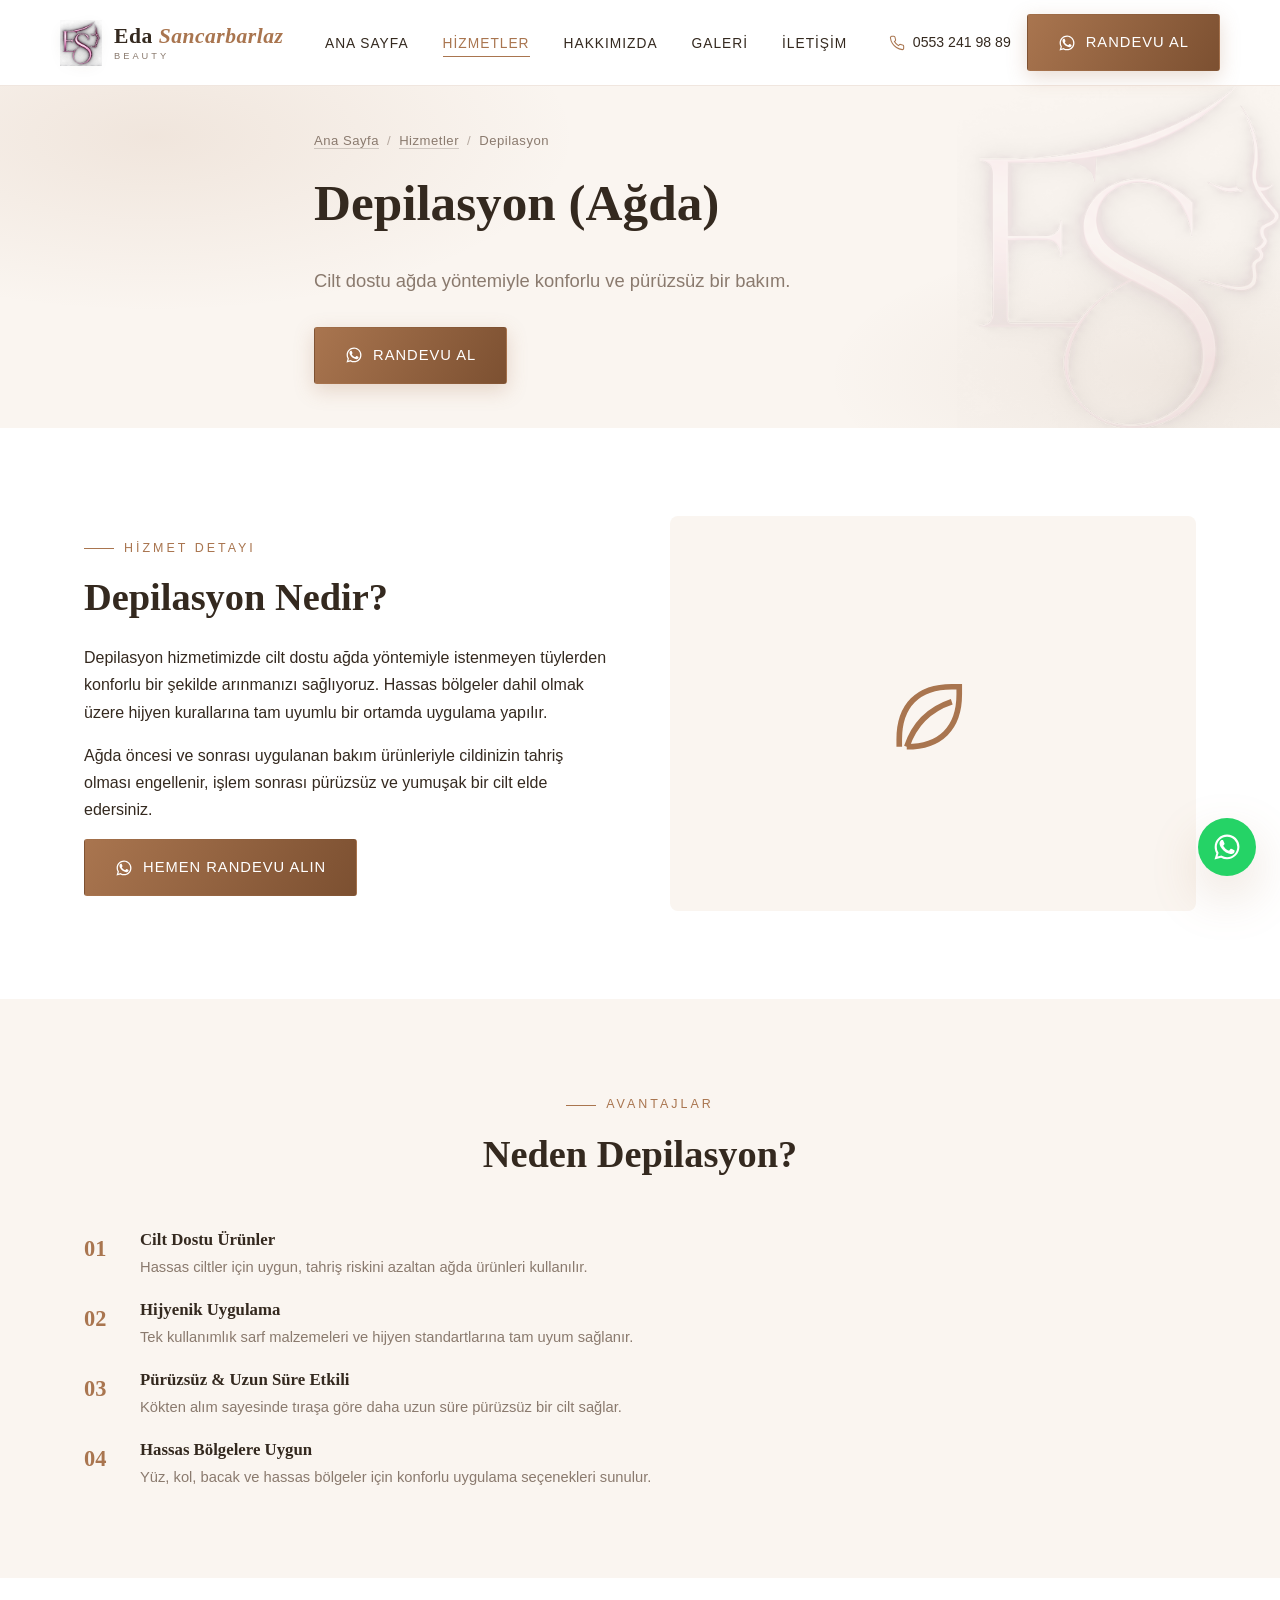
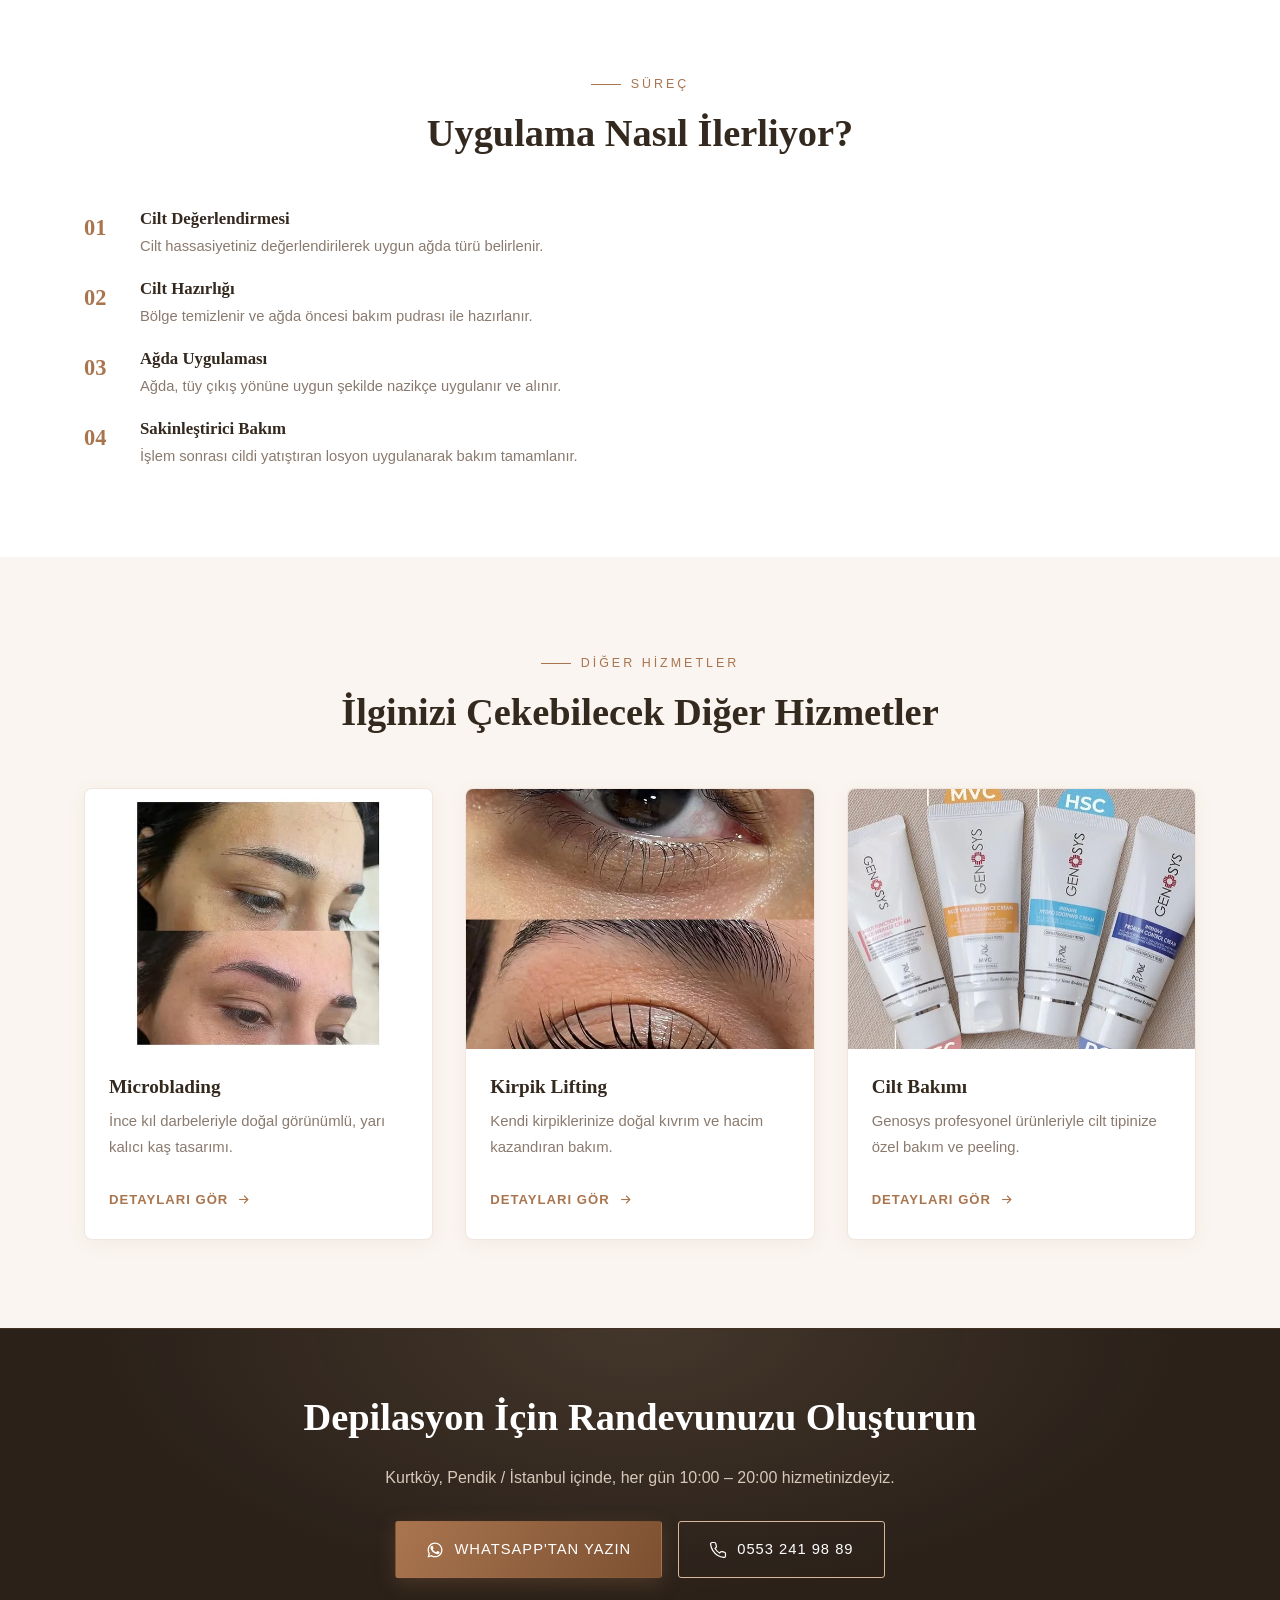
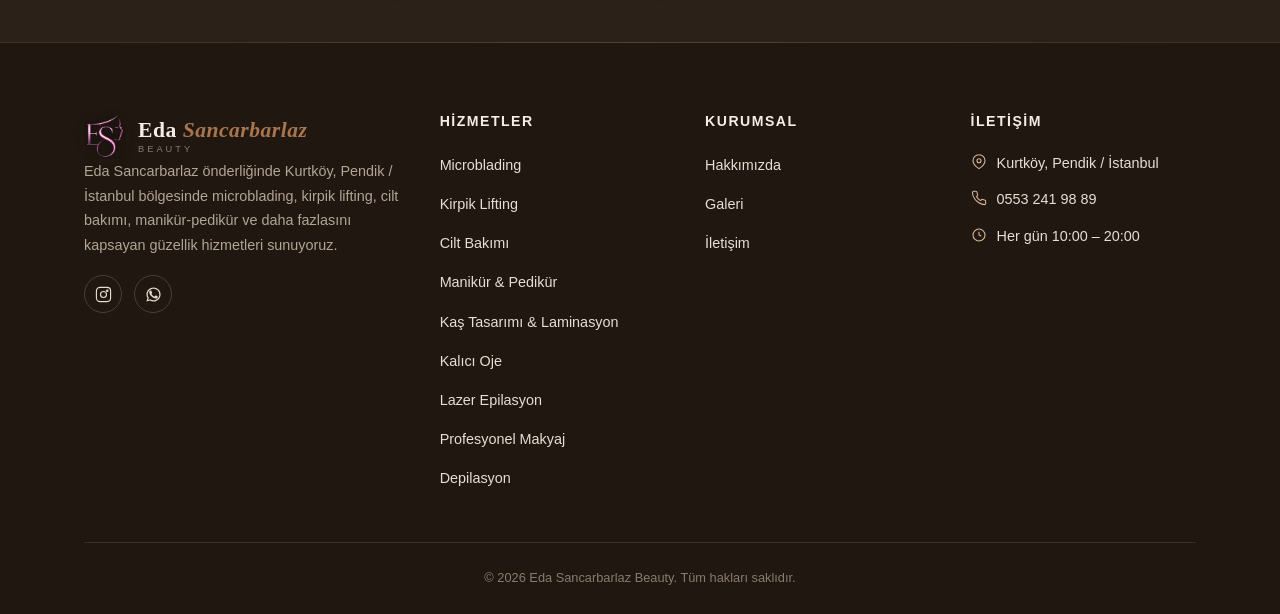
<file: hizmetler/depilasyon.html>
﻿<!DOCTYPE html>
<html lang="tr">
<head>
<meta charset="UTF-8">
<meta name="viewport" content="width=device-width, initial-scale=1.0">
<title>Depilasyon (Ağda) | Kurtköy, Pendik | Eda Sancarbarlaz Beauty</title>
<meta name="description" content="Kurtköy'de ağda ile depilasyon hizmeti. Hijyenik, cilt dostu ürünlerle konforlu tüy alma için Eda Sancarbarlaz Beauty.">
<link rel="canonical" href="https://www.edasancarbarlazbeauty.com/hizmetler.html">
<meta property="og:type" content="website">
<meta property="og:title" content="Depilasyon (Ağda) | Kurtköy, Pendik | Eda Sancarbarlaz Beauty">
<meta property="og:description" content="Kurtköy'de ağda ile depilasyon hizmeti. Hijyenik, cilt dostu ürünlerle konforlu tüy alma için Eda Sancarbarlaz Beauty.">
<meta property="og:locale" content="tr_TR">
<meta property="og:site_name" content="Eda Sancarbarlaz Beauty">
<meta name="robots" content="index, follow">
<link rel="icon" href="../assets/img/favicon.png" type="image/png">
<link rel="preconnect" href="https://fonts.googleapis.com">
<link rel="preconnect" href="https://fonts.gstatic.com" crossorigin="">
<link href="../css2?family=Playfair+Display:wght@600;700&amp;family=Jost:wght@300;400;500;600&amp;display=swap" rel="stylesheet">
<link rel="stylesheet" href="../assets/css/style.css">

<script type="application/ld+json">
{
  "@context": "https://schema.org",
  "@type": "Service",
  "serviceType": "Depilasyon (Ağda)",
  "name": "Depilasyon (Ağda)",
  "description": "Kurtköy'de ağda ile depilasyon hizmeti. Hijyenik, cilt dostu ürünlerle konforlu tüy alma için Eda Sancarbarlaz Beauty.",
  "areaServed": "Kurtköy, Pendik / İstanbul",
  "provider": { "@type": "BeautySalon", "name": "Eda Sancarbarlaz Beauty", "telephone": "+905532419889" }
}
</script>
</head>
<body>
<header class="site-header">
  <div class="container header-inner">
    <a href="../index.html" class="logo"><picture><source srcset="../assets/img/logo-icon.webp" type="image/webp"><img src="../assets/img/logo-icon.png" alt="Eda Sancarbarlaz Beauty logo" class="logo-icon"></picture><span class="logo-text">Eda <span>Sancarbarlaz</span><small>Beauty</small></span></a>
    <nav class="main-nav"><ul><li><a class="" href="../index.html">Ana Sayfa</a></li><li><a class="active" href="../hizmetler.html">Hizmetler</a></li><li><a class="" href="../hakkimizda.html">Hakkımızda</a></li><li><a class="" href="../galeri.html">Galeri</a></li><li><a class="" href="../iletisim.html">İletişim</a></li></ul></nav>
    <div class="header-actions">
      <div class="header-phone"><svg viewbox="0 0 24 24" fill="none" stroke="currentColor" stroke-width="1.6"><path d="M22 16.92v3a2 2 0 0 1-2.18 2 19.79 19.79 0 0 1-8.63-3.07 19.5 19.5 0 0 1-6-6 19.79 19.79 0 0 1-3.07-8.67A2 2 0 0 1 4.11 2h3a2 2 0 0 1 2 1.72c.127.96.361 1.903.7 2.81a2 2 0 0 1-.45 2.11L8.09 9.91a16 16 0 0 0 6 6l1.27-1.27a2 2 0 0 1 2.11-.45c.907.339 1.85.573 2.81.7A2 2 0 0 1 22 16.92z"></path></svg><a href="tel:+905532419889">0553 241 98 89</a></div>
      <a class="btn btn-gold" href="https://wa.me/905532419889" target="_blank" rel="noopener"><svg viewbox="0 0 24 24" fill="currentColor"><path d="M17.472 14.382c-.297-.149-1.758-.867-2.03-.967-.273-.099-.471-.148-.67.15-.197.297-.767.966-.94 1.164-.173.199-.347.223-.644.075-.297-.15-1.255-.463-2.39-1.475-.883-.788-1.48-1.761-1.653-2.059-.173-.297-.018-.458.13-.606.134-.133.298-.347.446-.52.149-.174.198-.298.298-.497.099-.198.05-.371-.025-.52-.075-.149-.669-1.612-.916-2.207-.242-.579-.487-.5-.669-.51-.173-.008-.371-.01-.57-.01-.198 0-.52.074-.792.372-.272.297-1.04 1.016-1.04 2.479 0 1.462 1.065 2.875 1.213 3.074.149.198 2.096 3.2 5.077 4.487.709.306 1.262.489 1.694.625.712.227 1.36.195 1.871.118.571-.085 1.758-.719 2.006-1.413.248-.694.248-1.289.173-1.413-.074-.124-.272-.198-.57-.347z"></path><path d="M12.04 2C6.58 2 2.13 6.45 2.13 11.91c0 1.85.5 3.58 1.36 5.07L2 22l5.2-1.44a9.94 9.94 0 0 0 4.84 1.23h.01c5.46 0 9.91-4.45 9.91-9.91 0-2.65-1.03-5.14-2.9-7.01A9.87 9.87 0 0 0 12.04 2zm0 18.1h-.01a8.2 8.2 0 0 1-4.18-1.14l-.3-.18-3.09.85.83-3.01-.2-.31a8.18 8.18 0 0 1-1.26-4.4c0-4.52 3.68-8.2 8.21-8.2 2.19 0 4.25.86 5.8 2.41a8.15 8.15 0 0 1 2.4 5.8c0 4.53-3.68 8.18-8.2 8.18z"></path></svg>Randevu Al</a>
      <button class="nav-toggle" aria-label="Menü"><span></span><span></span><span></span></button>
    </div>
  </div>
</header>

<section class="hero hero-page">
  <div class="container hero-content">
    <div class="breadcrumb"><a href="../index.html">Ana Sayfa</a><span class="sep">/</span><a href="../hizmetler.html">Hizmetler</a><span class="sep">/</span><span>Depilasyon</span></div>
    <h1>Depilasyon (Ağda)</h1>
    <p class="lead">Cilt dostu ağda yöntemiyle konforlu ve pürüzsüz bir bakım.</p>
    <div class="hero-cta">
      <a class="btn btn-gold" href="https://wa.me/905532419889" target="_blank" rel="noopener"><svg viewbox="0 0 24 24" fill="currentColor"><path d="M17.472 14.382c-.297-.149-1.758-.867-2.03-.967-.273-.099-.471-.148-.67.15-.197.297-.767.966-.94 1.164-.173.199-.347.223-.644.075-.297-.15-1.255-.463-2.39-1.475-.883-.788-1.48-1.761-1.653-2.059-.173-.297-.018-.458.13-.606.134-.133.298-.347.446-.52.149-.174.198-.298.298-.497.099-.198.05-.371-.025-.52-.075-.149-.669-1.612-.916-2.207-.242-.579-.487-.5-.669-.51-.173-.008-.371-.01-.57-.01-.198 0-.52.074-.792.372-.272.297-1.04 1.016-1.04 2.479 0 1.462 1.065 2.875 1.213 3.074.149.198 2.096 3.2 5.077 4.487.709.306 1.262.489 1.694.625.712.227 1.36.195 1.871.118.571-.085 1.758-.719 2.006-1.413.248-.694.248-1.289.173-1.413-.074-.124-.272-.198-.57-.347z"></path><path d="M12.04 2C6.58 2 2.13 6.45 2.13 11.91c0 1.85.5 3.58 1.36 5.07L2 22l5.2-1.44a9.94 9.94 0 0 0 4.84 1.23h.01c5.46 0 9.91-4.45 9.91-9.91 0-2.65-1.03-5.14-2.9-7.01A9.87 9.87 0 0 0 12.04 2zm0 18.1h-.01a8.2 8.2 0 0 1-4.18-1.14l-.3-.18-3.09.85.83-3.01-.2-.31a8.18 8.18 0 0 1-1.26-4.4c0-4.52 3.68-8.2 8.21-8.2 2.19 0 4.25.86 5.8 2.41a8.15 8.15 0 0 1 2.4 5.8c0 4.53-3.68 8.18-8.2 8.18z"></path></svg>Randevu Al</a>
    </div>
  </div>
</section>

<section class="section">
  <div class="container split">
    <div>
      <div class="eyebrow">HİZMET DETAYI</div>
      <h2>Depilasyon Nedir?</h2>
      <p>Depilasyon hizmetimizde cilt dostu ağda yöntemiyle istenmeyen tüylerden konforlu bir şekilde arınmanızı sağlıyoruz. Hassas bölgeler dahil olmak üzere hijyen kurallarına tam uyumlu bir ortamda uygulama yapılır.</p><p>Ağda öncesi ve sonrası uygulanan bakım ürünleriyle cildinizin tahriş olması engellenir, işlem sonrası pürüzsüz ve yumuşak bir cilt elde edersiniz.</p>
      <a class="btn btn-primary" href="https://wa.me/905532419889" target="_blank" rel="noopener"><svg viewbox="0 0 24 24" fill="currentColor"><path d="M17.472 14.382c-.297-.149-1.758-.867-2.03-.967-.273-.099-.471-.148-.67.15-.197.297-.767.966-.94 1.164-.173.199-.347.223-.644.075-.297-.15-1.255-.463-2.39-1.475-.883-.788-1.48-1.761-1.653-2.059-.173-.297-.018-.458.13-.606.134-.133.298-.347.446-.52.149-.174.198-.298.298-.497.099-.198.05-.371-.025-.52-.075-.149-.669-1.612-.916-2.207-.242-.579-.487-.5-.669-.51-.173-.008-.371-.01-.57-.01-.198 0-.52.074-.792.372-.272.297-1.04 1.016-1.04 2.479 0 1.462 1.065 2.875 1.213 3.074.149.198 2.096 3.2 5.077 4.487.709.306 1.262.489 1.694.625.712.227 1.36.195 1.871.118.571-.085 1.758-.719 2.006-1.413.248-.694.248-1.289.173-1.413-.074-.124-.272-.198-.57-.347z"></path><path d="M12.04 2C6.58 2 2.13 6.45 2.13 11.91c0 1.85.5 3.58 1.36 5.07L2 22l5.2-1.44a9.94 9.94 0 0 0 4.84 1.23h.01c5.46 0 9.91-4.45 9.91-9.91 0-2.65-1.03-5.14-2.9-7.01A9.87 9.87 0 0 0 12.04 2zm0 18.1h-.01a8.2 8.2 0 0 1-4.18-1.14l-.3-.18-3.09.85.83-3.01-.2-.31a8.18 8.18 0 0 1-1.26-4.4c0-4.52 3.68-8.2 8.21-8.2 2.19 0 4.25.86 5.8 2.41a8.15 8.15 0 0 1 2.4 5.8c0 4.53-3.68 8.18-8.2 8.18z"></path></svg>Hemen Randevu Alın</a>
    </div>
    <div><div class="icon-wrap" style="aspect-ratio:4/3;display:flex;align-items:center;justify-content:center;background:var(--color-bg-alt);border-radius:var(--radius)"><span class="icon-display"><svg viewbox="0 0 24 24" fill="none" stroke="currentColor" stroke-width="1.5"><path d="M5 21c9 0 14-5 14-14V5h-2C8 5 3 10 3 19v2"></path><path d="M5 21c2-6 6-10 12-12"></path></svg></span></div></div>
  </div>
</section>

<section class="section alt">
  <div class="container">
    <div class="section-head">
      <div class="eyebrow" style="justify-content:center">AVANTAJLAR</div>
      <h2>Neden Depilasyon?</h2>
    </div>
    <ul class="feature-list"><li><span class="num">01</span><div><h4>Cilt Dostu Ürünler</h4><p>Hassas ciltler için uygun, tahriş riskini azaltan ağda ürünleri kullanılır.</p></div></li><li><span class="num">02</span><div><h4>Hijyenik Uygulama</h4><p>Tek kullanımlık sarf malzemeleri ve hijyen standartlarına tam uyum sağlanır.</p></div></li><li><span class="num">03</span><div><h4>Pürüzsüz & Uzun Süre Etkili</h4><p>Kökten alım sayesinde tıraşa göre daha uzun süre pürüzsüz bir cilt sağlar.</p></div></li><li><span class="num">04</span><div><h4>Hassas Bölgelere Uygun</h4><p>Yüz, kol, bacak ve hassas bölgeler için konforlu uygulama seçenekleri sunulur.</p></div></li></ul>
  </div>
</section>

<section class="section">
  <div class="container">
    <div class="section-head">
      <div class="eyebrow" style="justify-content:center">SÜREÇ</div>
      <h2>Uygulama Nasıl İlerliyor?</h2>
    </div>
    <ul class="feature-list"><li><span class="num">01</span><div><h4>Cilt Değerlendirmesi</h4><p>Cilt hassasiyetiniz değerlendirilerek uygun ağda türü belirlenir.</p></div></li><li><span class="num">02</span><div><h4>Cilt Hazırlığı</h4><p>Bölge temizlenir ve ağda öncesi bakım pudrası ile hazırlanır.</p></div></li><li><span class="num">03</span><div><h4>Ağda Uygulaması</h4><p>Ağda, tüy çıkış yönüne uygun şekilde nazikçe uygulanır ve alınır.</p></div></li><li><span class="num">04</span><div><h4>Sakinleştirici Bakım</h4><p>İşlem sonrası cildi yatıştıran losyon uygulanarak bakım tamamlanır.</p></div></li></ul>
  </div>
</section>



<section class="section alt">
  <div class="container">
    <div class="section-head">
      <div class="eyebrow" style="justify-content:center">DİĞER HİZMETLER</div>
      <h2>İlginizi Çekebilecek Diğer Hizmetler</h2>
    </div>
    <div class="grid grid-3"><a class="service-card" href="microblading.html">
          <div class="img-wrap"><picture><source srcset="../assets/img/microblading-oncesi-sonrasi.webp" type="image/webp"><img src="../assets/img/microblading-oncesi-sonrasi.jpg" alt="Microblading (Kaş Kalıcı Makyaj)" class="" loading="eager"></picture></div>
          <div class="card-body">
            <h3>Microblading</h3>
            <p>İnce kıl darbeleriyle doğal görünümlü, yarı kalıcı kaş tasarımı.</p>
            <span class="card-link">Detayları Gör <svg viewbox="0 0 24 24" fill="none" stroke="currentColor" stroke-width="1.8"><path d="M5 12h14"></path><path d="m13 6 6 6-6 6"></path></svg></span>
          </div>
        </a><a class="service-card" href="kirpik-lifting.html">
          <div class="img-wrap"><picture><source srcset="../assets/img/kirpik-lifting-oncesi-sonrasi.webp" type="image/webp"><img src="../assets/img/kirpik-lifting-oncesi-sonrasi.jpg" alt="Kirpik Lifting (Lash Lift)" class="" loading="eager"></picture></div>
          <div class="card-body">
            <h3>Kirpik Lifting</h3>
            <p>Kendi kirpiklerinize doğal kıvrım ve hacim kazandıran bakım.</p>
            <span class="card-link">Detayları Gör <svg viewbox="0 0 24 24" fill="none" stroke="currentColor" stroke-width="1.8"><path d="M5 12h14"></path><path d="m13 6 6 6-6 6"></path></svg></span>
          </div>
        </a><a class="service-card" href="cilt-bakimi.html">
          <div class="img-wrap"><picture><source srcset="../assets/img/genosys-profesyonel-cilt-bakim-urunleri.webp" type="image/webp"><img src="../assets/img/genosys-profesyonel-cilt-bakim-urunleri.jpg" alt="Cilt Bakımı (Genosys Profesyonel Bakım)" class="" loading="eager"></picture></div>
          <div class="card-body">
            <h3>Cilt Bakımı</h3>
            <p>Genosys profesyonel ürünleriyle cilt tipinize özel bakım ve peeling.</p>
            <span class="card-link">Detayları Gör <svg viewbox="0 0 24 24" fill="none" stroke="currentColor" stroke-width="1.8"><path d="M5 12h14"></path><path d="m13 6 6 6-6 6"></path></svg></span>
          </div>
        </a></div>
  </div>
</section>

<section class="cta-band">
  <div class="container">
    <h2>Depilasyon İçin Randevunuzu Oluşturun</h2>
    <p>Kurtköy, Pendik / İstanbul içinde, her gün 10:00 – 20:00 hizmetinizdeyiz.</p>
    <div class="hero-cta">
      <a class="btn btn-gold" href="https://wa.me/905532419889" target="_blank" rel="noopener"><svg viewbox="0 0 24 24" fill="currentColor"><path d="M17.472 14.382c-.297-.149-1.758-.867-2.03-.967-.273-.099-.471-.148-.67.15-.197.297-.767.966-.94 1.164-.173.199-.347.223-.644.075-.297-.15-1.255-.463-2.39-1.475-.883-.788-1.48-1.761-1.653-2.059-.173-.297-.018-.458.13-.606.134-.133.298-.347.446-.52.149-.174.198-.298.298-.497.099-.198.05-.371-.025-.52-.075-.149-.669-1.612-.916-2.207-.242-.579-.487-.5-.669-.51-.173-.008-.371-.01-.57-.01-.198 0-.52.074-.792.372-.272.297-1.04 1.016-1.04 2.479 0 1.462 1.065 2.875 1.213 3.074.149.198 2.096 3.2 5.077 4.487.709.306 1.262.489 1.694.625.712.227 1.36.195 1.871.118.571-.085 1.758-.719 2.006-1.413.248-.694.248-1.289.173-1.413-.074-.124-.272-.198-.57-.347z"></path><path d="M12.04 2C6.58 2 2.13 6.45 2.13 11.91c0 1.85.5 3.58 1.36 5.07L2 22l5.2-1.44a9.94 9.94 0 0 0 4.84 1.23h.01c5.46 0 9.91-4.45 9.91-9.91 0-2.65-1.03-5.14-2.9-7.01A9.87 9.87 0 0 0 12.04 2zm0 18.1h-.01a8.2 8.2 0 0 1-4.18-1.14l-.3-.18-3.09.85.83-3.01-.2-.31a8.18 8.18 0 0 1-1.26-4.4c0-4.52 3.68-8.2 8.21-8.2 2.19 0 4.25.86 5.8 2.41a8.15 8.15 0 0 1 2.4 5.8c0 4.53-3.68 8.18-8.2 8.18z"></path></svg>WhatsApp'tan Yazın</a>
      <a class="btn btn-outline on-dark" href="tel:+905532419889"><svg viewbox="0 0 24 24" fill="none" stroke="currentColor" stroke-width="1.6"><path d="M22 16.92v3a2 2 0 0 1-2.18 2 19.79 19.79 0 0 1-8.63-3.07 19.5 19.5 0 0 1-6-6 19.79 19.79 0 0 1-3.07-8.67A2 2 0 0 1 4.11 2h3a2 2 0 0 1 2 1.72c.127.96.361 1.903.7 2.81a2 2 0 0 1-.45 2.11L8.09 9.91a16 16 0 0 0 6 6l1.27-1.27a2 2 0 0 1 2.11-.45c.907.339 1.85.573 2.81.7A2 2 0 0 1 22 16.92z"></path></svg>0553 241 98 89</a>
    </div>
  </div>
</section>

<footer class="site-footer">
  <div class="container">
    <div class="footer-grid">
      <div>
        <a href="../index.html" class="logo"><picture><source srcset="../assets/img/logo-icon.webp" type="image/webp"><img src="../assets/img/logo-icon.png" alt="Eda Sancarbarlaz Beauty logo" class="logo-icon"></picture><span class="logo-text">Eda <span>Sancarbarlaz</span><small>Beauty</small></span></a>
        <p>Eda Sancarbarlaz önderliğinde Kurtköy, Pendik / İstanbul bölgesinde microblading, kirpik lifting, cilt bakımı, manikür-pedikür ve daha fazlasını kapsayan güzellik hizmetleri sunuyoruz.</p>
        <div class="footer-social">
          <a href="https://www.instagram.com/edaguzellikmakeup" target="_blank" rel="noopener" aria-label="Instagram"><svg viewbox="0 0 24 24" fill="none" stroke="currentColor" stroke-width="1.6"><rect x="2" y="2" width="20" height="20" rx="5"></rect><circle cx="12" cy="12" r="4.2"></circle><circle cx="17.3" cy="6.7" r="1"></circle></svg></a>
          <a href="https://wa.me/905532419889" target="_blank" rel="noopener" aria-label="WhatsApp"><svg viewbox="0 0 24 24" fill="currentColor"><path d="M17.472 14.382c-.297-.149-1.758-.867-2.03-.967-.273-.099-.471-.148-.67.15-.197.297-.767.966-.94 1.164-.173.199-.347.223-.644.075-.297-.15-1.255-.463-2.39-1.475-.883-.788-1.48-1.761-1.653-2.059-.173-.297-.018-.458.13-.606.134-.133.298-.347.446-.52.149-.174.198-.298.298-.497.099-.198.05-.371-.025-.52-.075-.149-.669-1.612-.916-2.207-.242-.579-.487-.5-.669-.51-.173-.008-.371-.01-.57-.01-.198 0-.52.074-.792.372-.272.297-1.04 1.016-1.04 2.479 0 1.462 1.065 2.875 1.213 3.074.149.198 2.096 3.2 5.077 4.487.709.306 1.262.489 1.694.625.712.227 1.36.195 1.871.118.571-.085 1.758-.719 2.006-1.413.248-.694.248-1.289.173-1.413-.074-.124-.272-.198-.57-.347z"></path><path d="M12.04 2C6.58 2 2.13 6.45 2.13 11.91c0 1.85.5 3.58 1.36 5.07L2 22l5.2-1.44a9.94 9.94 0 0 0 4.84 1.23h.01c5.46 0 9.91-4.45 9.91-9.91 0-2.65-1.03-5.14-2.9-7.01A9.87 9.87 0 0 0 12.04 2zm0 18.1h-.01a8.2 8.2 0 0 1-4.18-1.14l-.3-.18-3.09.85.83-3.01-.2-.31a8.18 8.18 0 0 1-1.26-4.4c0-4.52 3.68-8.2 8.21-8.2 2.19 0 4.25.86 5.8 2.41a8.15 8.15 0 0 1 2.4 5.8c0 4.53-3.68 8.18-8.2 8.18z"></path></svg></a>
        </div>
      </div>
      <div>
        <h4>Hizmetler</h4>
        <ul class="footer-links"><li><a href="microblading.html">Microblading</a></li><li><a href="kirpik-lifting.html">Kirpik Lifting</a></li><li><a href="cilt-bakimi.html">Cilt Bakımı</a></li><li><a href="manikur-pedikur.html">Manikür & Pedikür</a></li><li><a href="kas-tasarimi.html">Kaş Tasarımı & Laminasyon</a></li><li><a href="kalici-oje.html">Kalıcı Oje</a></li><li><a href="lazer-epilasyon.html">Lazer Epilasyon</a></li><li><a href="profesyonel-makyaj.html">Profesyonel Makyaj</a></li><li><a href="depilasyon.html">Depilasyon</a></li></ul>
      </div>
      <div>
        <h4>Kurumsal</h4>
        <ul class="footer-links">
          <li><a href="../hakkimizda.html">Hakkımızda</a></li>
          <li><a href="../galeri.html">Galeri</a></li>
          <li><a href="../iletisim.html">İletişim</a></li>
        </ul>
      </div>
      <div>
        <h4>İletişim</h4>
        <ul class="footer-links footer-contact">
          <li><svg viewbox="0 0 24 24" fill="none" stroke="currentColor" stroke-width="1.6"><path d="M21 10c0 6-9 12-9 12s-9-6-9-12a9 9 0 1 1 18 0z"></path><circle cx="12" cy="10" r="3"></circle></svg> <span>Kurtköy, Pendik / İstanbul</span></li>
          <li><svg viewbox="0 0 24 24" fill="none" stroke="currentColor" stroke-width="1.6"><path d="M22 16.92v3a2 2 0 0 1-2.18 2 19.79 19.79 0 0 1-8.63-3.07 19.5 19.5 0 0 1-6-6 19.79 19.79 0 0 1-3.07-8.67A2 2 0 0 1 4.11 2h3a2 2 0 0 1 2 1.72c.127.96.361 1.903.7 2.81a2 2 0 0 1-.45 2.11L8.09 9.91a16 16 0 0 0 6 6l1.27-1.27a2 2 0 0 1 2.11-.45c.907.339 1.85.573 2.81.7A2 2 0 0 1 22 16.92z"></path></svg> <a href="tel:+905532419889">0553 241 98 89</a></li>
          <li><svg viewbox="0 0 24 24" fill="none" stroke="currentColor" stroke-width="1.6"><circle cx="12" cy="12" r="9"></circle><path d="M12 7v5l3.5 2"></path></svg> <span>Her gün 10:00 – 20:00</span></li>
        </ul>
      </div>
    </div>
    <div class="footer-bottom">
      &copy; <span id="year"></span> Eda Sancarbarlaz Beauty. Tüm hakları saklıdır.
    </div>
  </div>
</footer>
<a href="https://wa.me/905532419889" target="_blank" rel="noopener" class="wa-float" aria-label="WhatsApp'tan yaz"><svg viewbox="0 0 24 24" fill="currentColor"><path d="M17.472 14.382c-.297-.149-1.758-.867-2.03-.967-.273-.099-.471-.148-.67.15-.197.297-.767.966-.94 1.164-.173.199-.347.223-.644.075-.297-.15-1.255-.463-2.39-1.475-.883-.788-1.48-1.761-1.653-2.059-.173-.297-.018-.458.13-.606.134-.133.298-.347.446-.52.149-.174.198-.298.298-.497.099-.198.05-.371-.025-.52-.075-.149-.669-1.612-.916-2.207-.242-.579-.487-.5-.669-.51-.173-.008-.371-.01-.57-.01-.198 0-.52.074-.792.372-.272.297-1.04 1.016-1.04 2.479 0 1.462 1.065 2.875 1.213 3.074.149.198 2.096 3.2 5.077 4.487.709.306 1.262.489 1.694.625.712.227 1.36.195 1.871.118.571-.085 1.758-.719 2.006-1.413.248-.694.248-1.289.173-1.413-.074-.124-.272-.198-.57-.347z"></path><path d="M12.04 2C6.58 2 2.13 6.45 2.13 11.91c0 1.85.5 3.58 1.36 5.07L2 22l5.2-1.44a9.94 9.94 0 0 0 4.84 1.23h.01c5.46 0 9.91-4.45 9.91-9.91 0-2.65-1.03-5.14-2.9-7.01A9.87 9.87 0 0 0 12.04 2zm0 18.1h-.01a8.2 8.2 0 0 1-4.18-1.14l-.3-.18-3.09.85.83-3.01-.2-.31a8.18 8.18 0 0 1-1.26-4.4c0-4.52 3.68-8.2 8.21-8.2 2.19 0 4.25.86 5.8 2.41a8.15 8.15 0 0 1 2.4 5.8c0 4.53-3.68 8.18-8.2 8.18z"></path></svg></a>
<script>document.getElementById('year').textContent = new Date().getFullYear();</script>
<script src="../assets/js/main.js"></script>

</body>
</html>
</file>
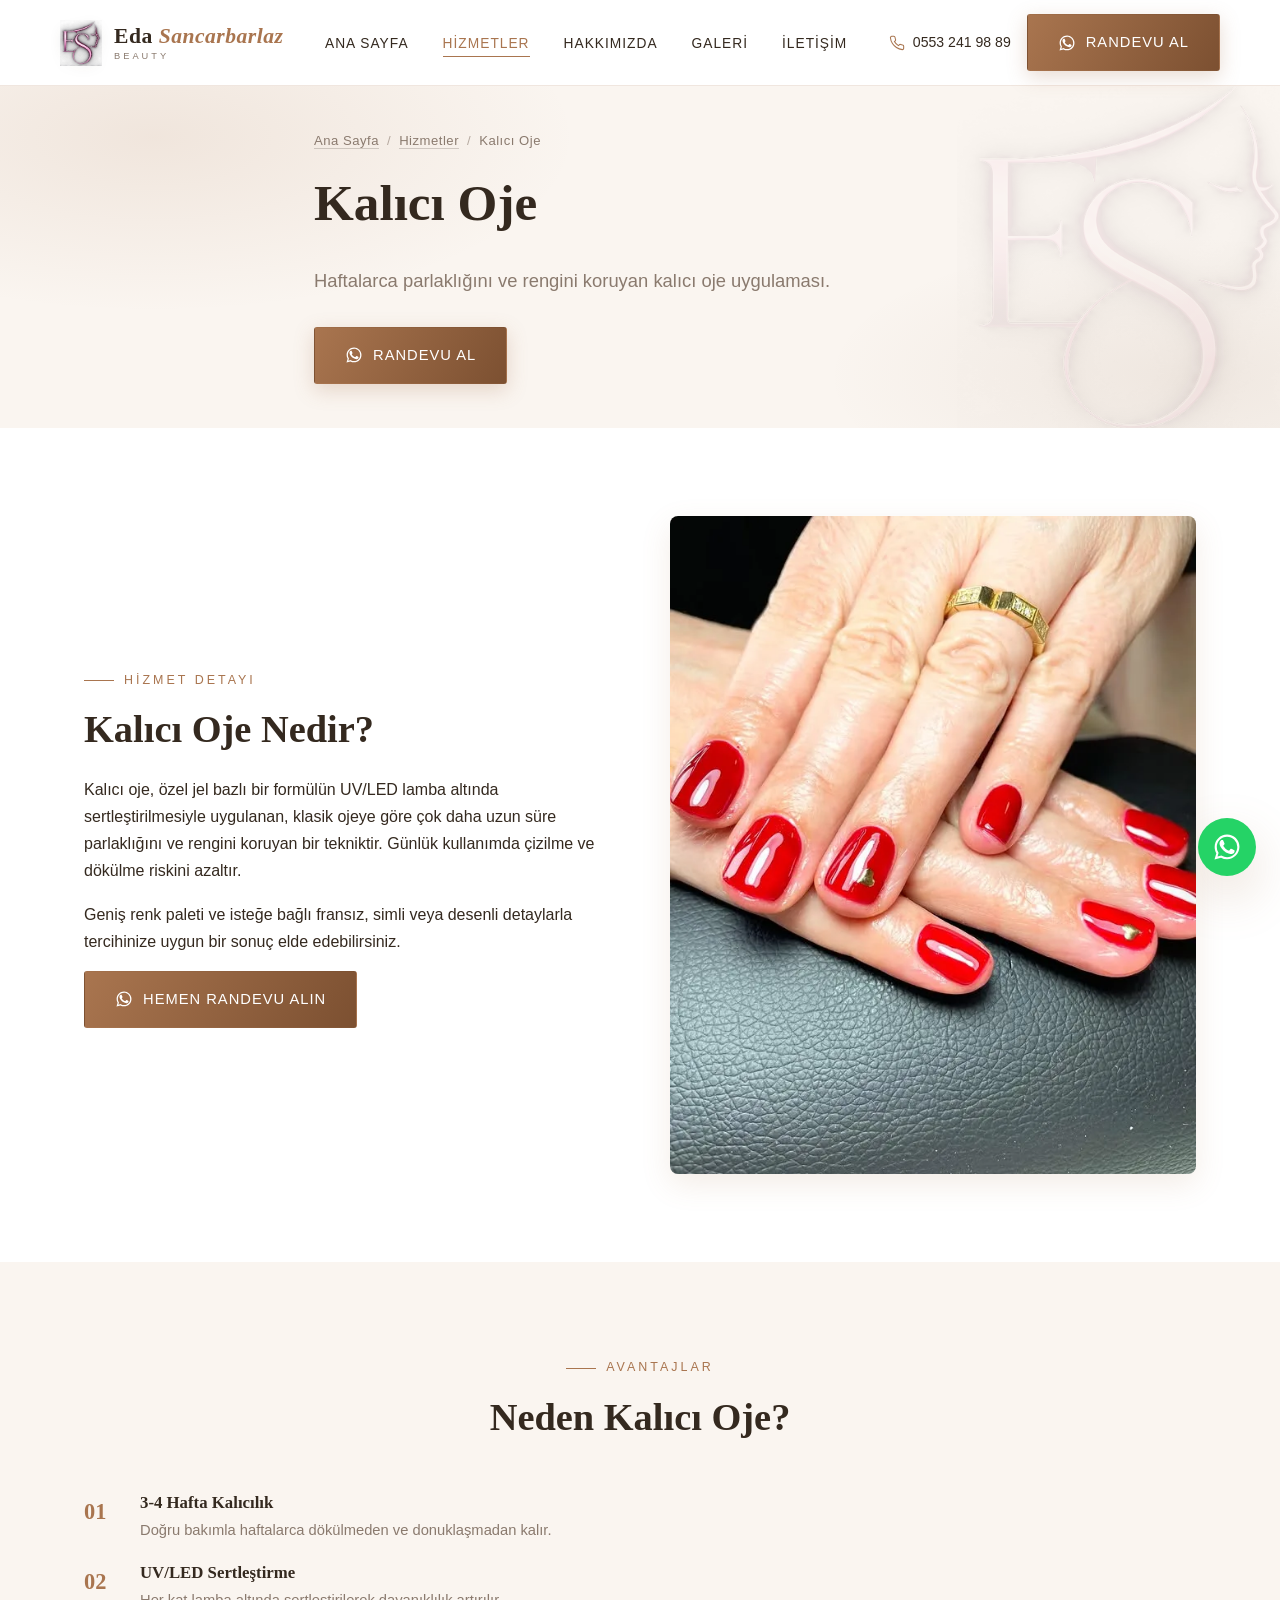
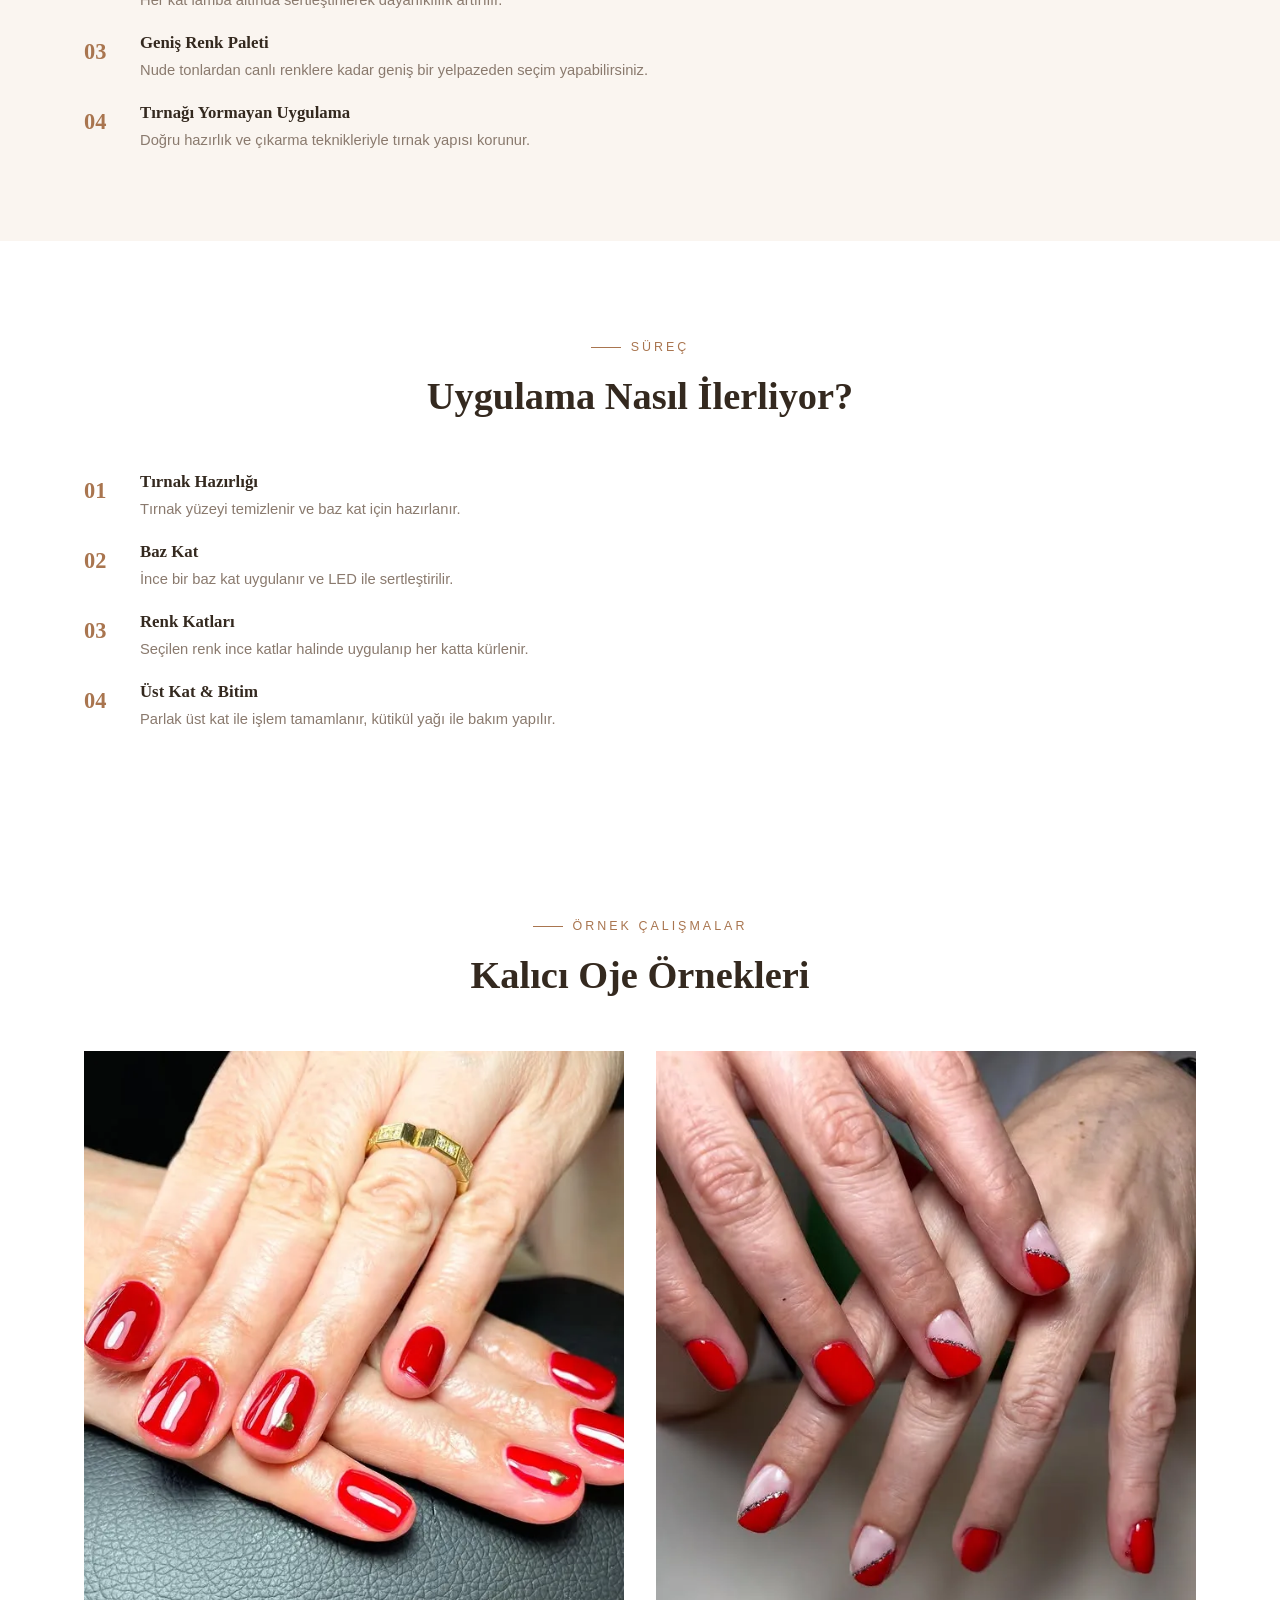
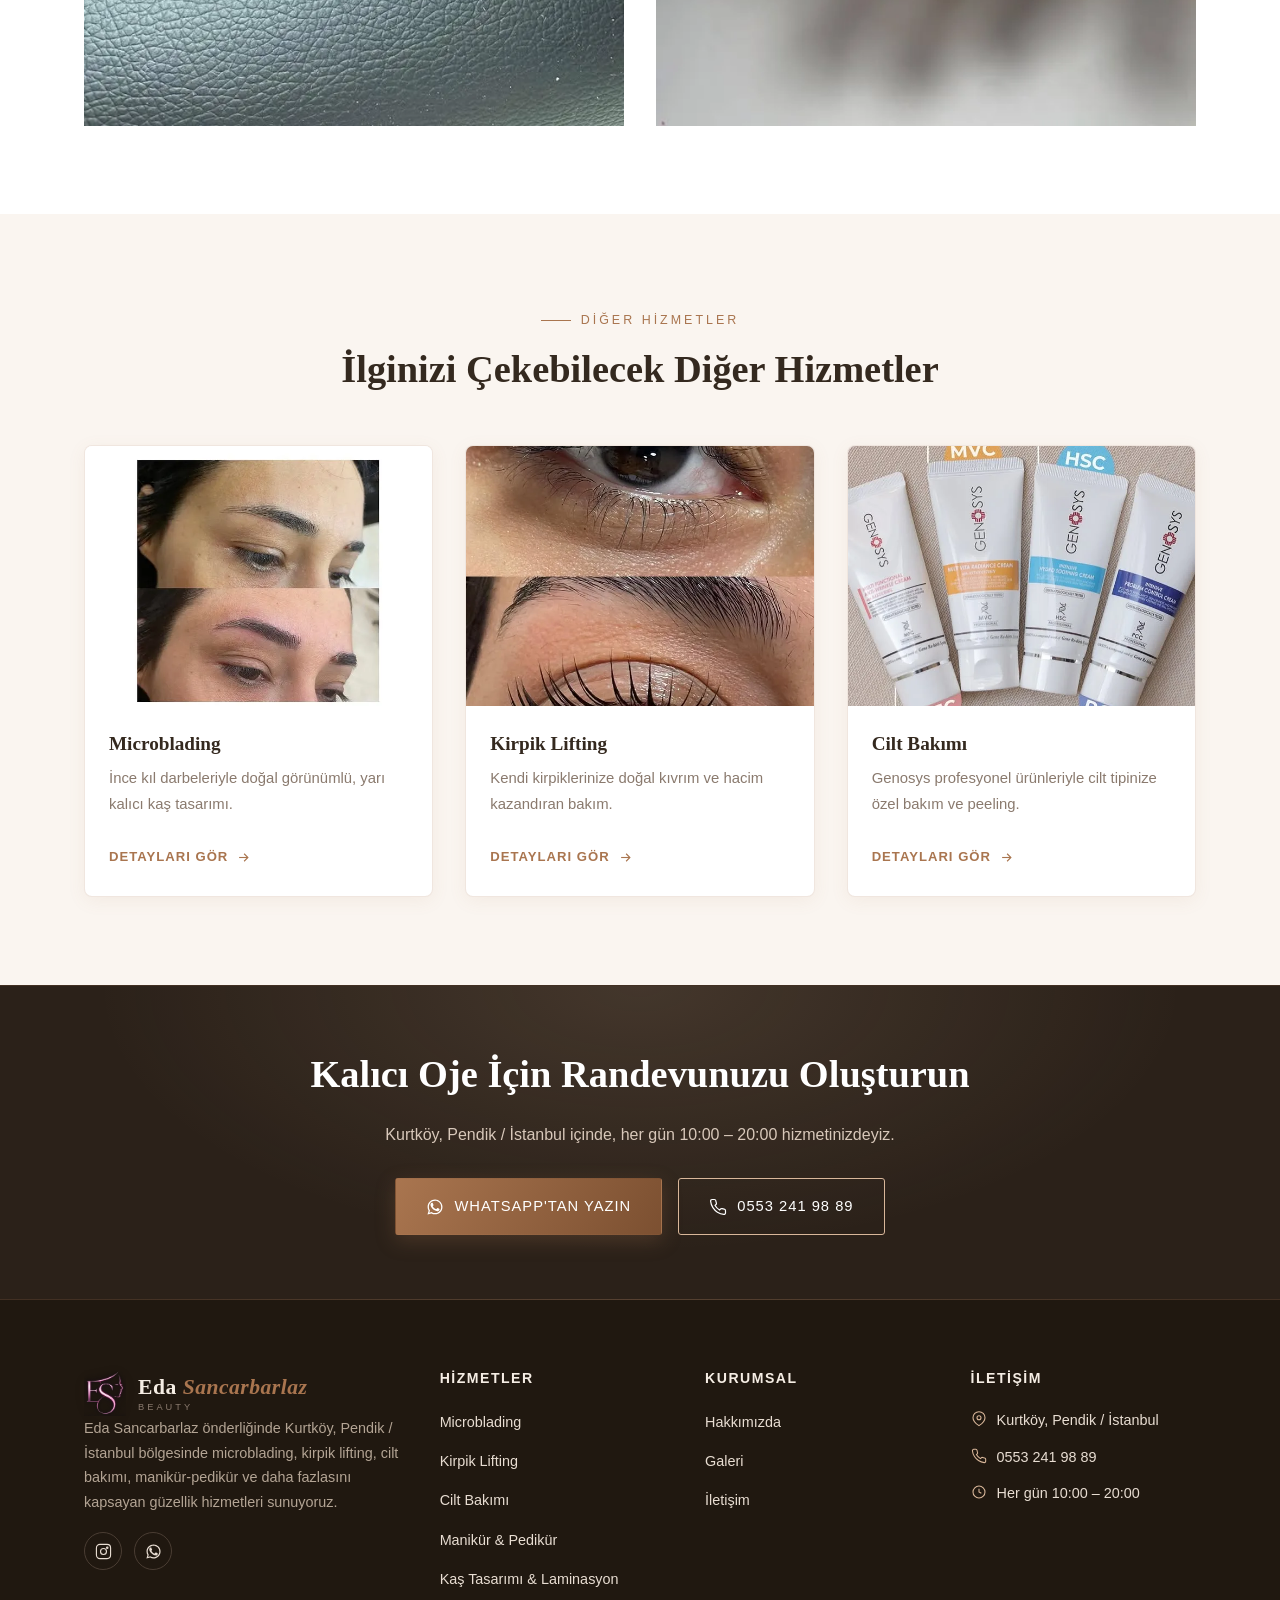
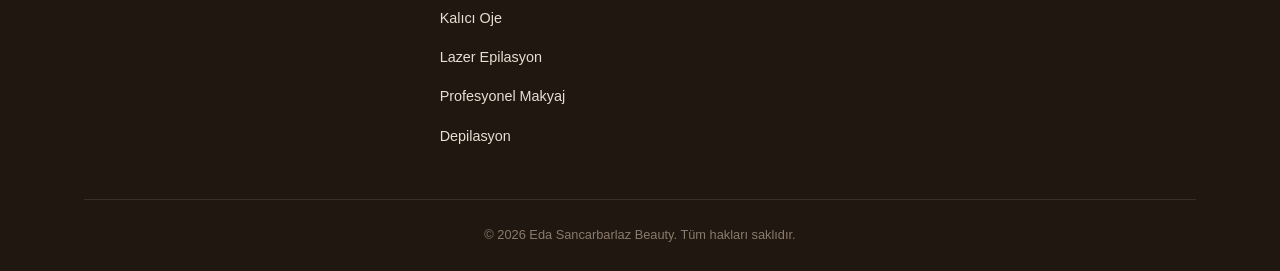
<file: hizmetler/kalici-oje.html>
﻿<!DOCTYPE html>
<html lang="tr">
<head>
<meta charset="UTF-8">
<meta name="viewport" content="width=device-width, initial-scale=1.0">
<title>Kalıcı Oje | Kurtköy, Pendik | Eda Sancarbarlaz Beauty</title>
<meta name="description" content="Kurtköy'de kalıcı oje uygulaması. UV/LED ile sertleştirilen, haftalarca parlak kalan kalıcı oje için Eda Sancarbarlaz Beauty.">
<link rel="canonical" href="https://www.edasancarbarlazbeauty.com/hizmetler.html">
<meta property="og:type" content="website">
<meta property="og:title" content="Kalıcı Oje | Kurtköy, Pendik | Eda Sancarbarlaz Beauty">
<meta property="og:description" content="Kurtköy'de kalıcı oje uygulaması. UV/LED ile sertleştirilen, haftalarca parlak kalan kalıcı oje için Eda Sancarbarlaz Beauty.">
<meta property="og:locale" content="tr_TR">
<meta property="og:site_name" content="Eda Sancarbarlaz Beauty">
<meta name="robots" content="index, follow">
<link rel="icon" href="../assets/img/favicon.png" type="image/png">
<link rel="preconnect" href="https://fonts.googleapis.com">
<link rel="preconnect" href="https://fonts.gstatic.com" crossorigin="">
<link href="../css2?family=Playfair+Display:wght@600;700&amp;family=Jost:wght@300;400;500;600&amp;display=swap" rel="stylesheet">
<link rel="stylesheet" href="../assets/css/style.css">

<script type="application/ld+json">
{
  "@context": "https://schema.org",
  "@type": "Service",
  "serviceType": "Kalıcı Oje",
  "name": "Kalıcı Oje",
  "description": "Kurtköy'de kalıcı oje uygulaması. UV/LED ile sertleştirilen, haftalarca parlak kalan kalıcı oje için Eda Sancarbarlaz Beauty.",
  "areaServed": "Kurtköy, Pendik / İstanbul",
  "provider": { "@type": "BeautySalon", "name": "Eda Sancarbarlaz Beauty", "telephone": "+905532419889" }
}
</script>
</head>
<body>
<header class="site-header">
  <div class="container header-inner">
    <a href="../index.html" class="logo"><picture><source srcset="../assets/img/logo-icon.webp" type="image/webp"><img src="../assets/img/logo-icon.png" alt="Eda Sancarbarlaz Beauty logo" class="logo-icon"></picture><span class="logo-text">Eda <span>Sancarbarlaz</span><small>Beauty</small></span></a>
    <nav class="main-nav"><ul><li><a class="" href="../index.html">Ana Sayfa</a></li><li><a class="active" href="../hizmetler.html">Hizmetler</a></li><li><a class="" href="../hakkimizda.html">Hakkımızda</a></li><li><a class="" href="../galeri.html">Galeri</a></li><li><a class="" href="../iletisim.html">İletişim</a></li></ul></nav>
    <div class="header-actions">
      <div class="header-phone"><svg viewbox="0 0 24 24" fill="none" stroke="currentColor" stroke-width="1.6"><path d="M22 16.92v3a2 2 0 0 1-2.18 2 19.79 19.79 0 0 1-8.63-3.07 19.5 19.5 0 0 1-6-6 19.79 19.79 0 0 1-3.07-8.67A2 2 0 0 1 4.11 2h3a2 2 0 0 1 2 1.72c.127.96.361 1.903.7 2.81a2 2 0 0 1-.45 2.11L8.09 9.91a16 16 0 0 0 6 6l1.27-1.27a2 2 0 0 1 2.11-.45c.907.339 1.85.573 2.81.7A2 2 0 0 1 22 16.92z"></path></svg><a href="tel:+905532419889">0553 241 98 89</a></div>
      <a class="btn btn-gold" href="https://wa.me/905532419889" target="_blank" rel="noopener"><svg viewbox="0 0 24 24" fill="currentColor"><path d="M17.472 14.382c-.297-.149-1.758-.867-2.03-.967-.273-.099-.471-.148-.67.15-.197.297-.767.966-.94 1.164-.173.199-.347.223-.644.075-.297-.15-1.255-.463-2.39-1.475-.883-.788-1.48-1.761-1.653-2.059-.173-.297-.018-.458.13-.606.134-.133.298-.347.446-.52.149-.174.198-.298.298-.497.099-.198.05-.371-.025-.52-.075-.149-.669-1.612-.916-2.207-.242-.579-.487-.5-.669-.51-.173-.008-.371-.01-.57-.01-.198 0-.52.074-.792.372-.272.297-1.04 1.016-1.04 2.479 0 1.462 1.065 2.875 1.213 3.074.149.198 2.096 3.2 5.077 4.487.709.306 1.262.489 1.694.625.712.227 1.36.195 1.871.118.571-.085 1.758-.719 2.006-1.413.248-.694.248-1.289.173-1.413-.074-.124-.272-.198-.57-.347z"></path><path d="M12.04 2C6.58 2 2.13 6.45 2.13 11.91c0 1.85.5 3.58 1.36 5.07L2 22l5.2-1.44a9.94 9.94 0 0 0 4.84 1.23h.01c5.46 0 9.91-4.45 9.91-9.91 0-2.65-1.03-5.14-2.9-7.01A9.87 9.87 0 0 0 12.04 2zm0 18.1h-.01a8.2 8.2 0 0 1-4.18-1.14l-.3-.18-3.09.85.83-3.01-.2-.31a8.18 8.18 0 0 1-1.26-4.4c0-4.52 3.68-8.2 8.21-8.2 2.19 0 4.25.86 5.8 2.41a8.15 8.15 0 0 1 2.4 5.8c0 4.53-3.68 8.18-8.2 8.18z"></path></svg>Randevu Al</a>
      <button class="nav-toggle" aria-label="Menü"><span></span><span></span><span></span></button>
    </div>
  </div>
</header>

<section class="hero hero-page">
  <div class="container hero-content">
    <div class="breadcrumb"><a href="../index.html">Ana Sayfa</a><span class="sep">/</span><a href="../hizmetler.html">Hizmetler</a><span class="sep">/</span><span>Kalıcı Oje</span></div>
    <h1>Kalıcı Oje</h1>
    <p class="lead">Haftalarca parlaklığını ve rengini koruyan kalıcı oje uygulaması.</p>
    <div class="hero-cta">
      <a class="btn btn-gold" href="https://wa.me/905532419889" target="_blank" rel="noopener"><svg viewbox="0 0 24 24" fill="currentColor"><path d="M17.472 14.382c-.297-.149-1.758-.867-2.03-.967-.273-.099-.471-.148-.67.15-.197.297-.767.966-.94 1.164-.173.199-.347.223-.644.075-.297-.15-1.255-.463-2.39-1.475-.883-.788-1.48-1.761-1.653-2.059-.173-.297-.018-.458.13-.606.134-.133.298-.347.446-.52.149-.174.198-.298.298-.497.099-.198.05-.371-.025-.52-.075-.149-.669-1.612-.916-2.207-.242-.579-.487-.5-.669-.51-.173-.008-.371-.01-.57-.01-.198 0-.52.074-.792.372-.272.297-1.04 1.016-1.04 2.479 0 1.462 1.065 2.875 1.213 3.074.149.198 2.096 3.2 5.077 4.487.709.306 1.262.489 1.694.625.712.227 1.36.195 1.871.118.571-.085 1.758-.719 2.006-1.413.248-.694.248-1.289.173-1.413-.074-.124-.272-.198-.57-.347z"></path><path d="M12.04 2C6.58 2 2.13 6.45 2.13 11.91c0 1.85.5 3.58 1.36 5.07L2 22l5.2-1.44a9.94 9.94 0 0 0 4.84 1.23h.01c5.46 0 9.91-4.45 9.91-9.91 0-2.65-1.03-5.14-2.9-7.01A9.87 9.87 0 0 0 12.04 2zm0 18.1h-.01a8.2 8.2 0 0 1-4.18-1.14l-.3-.18-3.09.85.83-3.01-.2-.31a8.18 8.18 0 0 1-1.26-4.4c0-4.52 3.68-8.2 8.21-8.2 2.19 0 4.25.86 5.8 2.41a8.15 8.15 0 0 1 2.4 5.8c0 4.53-3.68 8.18-8.2 8.18z"></path></svg>Randevu Al</a>
    </div>
  </div>
</section>

<section class="section">
  <div class="container split">
    <div>
      <div class="eyebrow">HİZMET DETAYI</div>
      <h2>Kalıcı Oje Nedir?</h2>
      <p>Kalıcı oje, özel jel bazlı bir formülün UV/LED lamba altında sertleştirilmesiyle uygulanan, klasik ojeye göre çok daha uzun süre parlaklığını ve rengini koruyan bir tekniktir. Günlük kullanımda çizilme ve dökülme riskini azaltır.</p><p>Geniş renk paleti ve isteğe bağlı fransız, simli veya desenli detaylarla tercihinize uygun bir sonuç elde edebilirsiniz.</p>
      <a class="btn btn-primary" href="https://wa.me/905532419889" target="_blank" rel="noopener"><svg viewbox="0 0 24 24" fill="currentColor"><path d="M17.472 14.382c-.297-.149-1.758-.867-2.03-.967-.273-.099-.471-.148-.67.15-.197.297-.767.966-.94 1.164-.173.199-.347.223-.644.075-.297-.15-1.255-.463-2.39-1.475-.883-.788-1.48-1.761-1.653-2.059-.173-.297-.018-.458.13-.606.134-.133.298-.347.446-.52.149-.174.198-.298.298-.497.099-.198.05-.371-.025-.52-.075-.149-.669-1.612-.916-2.207-.242-.579-.487-.5-.669-.51-.173-.008-.371-.01-.57-.01-.198 0-.52.074-.792.372-.272.297-1.04 1.016-1.04 2.479 0 1.462 1.065 2.875 1.213 3.074.149.198 2.096 3.2 5.077 4.487.709.306 1.262.489 1.694.625.712.227 1.36.195 1.871.118.571-.085 1.758-.719 2.006-1.413.248-.694.248-1.289.173-1.413-.074-.124-.272-.198-.57-.347z"></path><path d="M12.04 2C6.58 2 2.13 6.45 2.13 11.91c0 1.85.5 3.58 1.36 5.07L2 22l5.2-1.44a9.94 9.94 0 0 0 4.84 1.23h.01c5.46 0 9.91-4.45 9.91-9.91 0-2.65-1.03-5.14-2.9-7.01A9.87 9.87 0 0 0 12.04 2zm0 18.1h-.01a8.2 8.2 0 0 1-4.18-1.14l-.3-.18-3.09.85.83-3.01-.2-.31a8.18 8.18 0 0 1-1.26-4.4c0-4.52 3.68-8.2 8.21-8.2 2.19 0 4.25.86 5.8 2.41a8.15 8.15 0 0 1 2.4 5.8c0 4.53-3.68 8.18-8.2 8.18z"></path></svg>Hemen Randevu Alın</a>
    </div>
    <div><picture><source srcset="../assets/img/kalici-oje-kirmizi.webp" type="image/webp"><img src="../assets/img/kalici-oje-kirmizi.jpg" alt="Kalıcı Oje" class="" loading="eager"></picture></div>
  </div>
</section>

<section class="section alt">
  <div class="container">
    <div class="section-head">
      <div class="eyebrow" style="justify-content:center">AVANTAJLAR</div>
      <h2>Neden Kalıcı Oje?</h2>
    </div>
    <ul class="feature-list"><li><span class="num">01</span><div><h4>3-4 Hafta Kalıcılık</h4><p>Doğru bakımla haftalarca dökülmeden ve donuklaşmadan kalır.</p></div></li><li><span class="num">02</span><div><h4>UV/LED Sertleştirme</h4><p>Her kat lamba altında sertleştirilerek dayanıklılık artırılır.</p></div></li><li><span class="num">03</span><div><h4>Geniş Renk Paleti</h4><p>Nude tonlardan canlı renklere kadar geniş bir yelpazeden seçim yapabilirsiniz.</p></div></li><li><span class="num">04</span><div><h4>Tırnağı Yormayan Uygulama</h4><p>Doğru hazırlık ve çıkarma teknikleriyle tırnak yapısı korunur.</p></div></li></ul>
  </div>
</section>

<section class="section">
  <div class="container">
    <div class="section-head">
      <div class="eyebrow" style="justify-content:center">SÜREÇ</div>
      <h2>Uygulama Nasıl İlerliyor?</h2>
    </div>
    <ul class="feature-list"><li><span class="num">01</span><div><h4>Tırnak Hazırlığı</h4><p>Tırnak yüzeyi temizlenir ve baz kat için hazırlanır.</p></div></li><li><span class="num">02</span><div><h4>Baz Kat</h4><p>İnce bir baz kat uygulanır ve LED ile sertleştirilir.</p></div></li><li><span class="num">03</span><div><h4>Renk Katları</h4><p>Seçilen renk ince katlar halinde uygulanıp her katta kürlenir.</p></div></li><li><span class="num">04</span><div><h4>Üst Kat & Bitim</h4><p>Parlak üst kat ile işlem tamamlanır, kütikül yağı ile bakım yapılır.</p></div></li></ul>
  </div>
</section>

<section class="section">
  <div class="container">
    <div class="section-head">
      <div class="eyebrow" style="justify-content:center">ÖRNEK ÇALIŞMALAR</div>
      <h2>Kalıcı Oje Örnekleri</h2>
    </div>
    <div class="grid grid-2"><div><picture><source srcset="../assets/img/kalici-oje-kirmizi.webp" type="image/webp"><img src="../assets/img/kalici-oje-kirmizi.jpg" alt="Kalıcı Oje" class="" loading="eager"></picture></div><div><picture><source srcset="../assets/img/nail-art-kirmizi-simli-french.webp" type="image/webp"><img src="../assets/img/nail-art-kirmizi-simli-french.jpg" alt="Kalıcı Oje" class="" loading="eager"></picture></div></div>
  </div>
</section>

<section class="section alt">
  <div class="container">
    <div class="section-head">
      <div class="eyebrow" style="justify-content:center">DİĞER HİZMETLER</div>
      <h2>İlginizi Çekebilecek Diğer Hizmetler</h2>
    </div>
    <div class="grid grid-3"><a class="service-card" href="microblading.html">
          <div class="img-wrap"><picture><source srcset="../assets/img/microblading-oncesi-sonrasi.webp" type="image/webp"><img src="../assets/img/microblading-oncesi-sonrasi.jpg" alt="Microblading (Kaş Kalıcı Makyaj)" class="" loading="eager"></picture></div>
          <div class="card-body">
            <h3>Microblading</h3>
            <p>İnce kıl darbeleriyle doğal görünümlü, yarı kalıcı kaş tasarımı.</p>
            <span class="card-link">Detayları Gör <svg viewbox="0 0 24 24" fill="none" stroke="currentColor" stroke-width="1.8"><path d="M5 12h14"></path><path d="m13 6 6 6-6 6"></path></svg></span>
          </div>
        </a><a class="service-card" href="kirpik-lifting.html">
          <div class="img-wrap"><picture><source srcset="../assets/img/kirpik-lifting-oncesi-sonrasi.webp" type="image/webp"><img src="../assets/img/kirpik-lifting-oncesi-sonrasi.jpg" alt="Kirpik Lifting (Lash Lift)" class="" loading="eager"></picture></div>
          <div class="card-body">
            <h3>Kirpik Lifting</h3>
            <p>Kendi kirpiklerinize doğal kıvrım ve hacim kazandıran bakım.</p>
            <span class="card-link">Detayları Gör <svg viewbox="0 0 24 24" fill="none" stroke="currentColor" stroke-width="1.8"><path d="M5 12h14"></path><path d="m13 6 6 6-6 6"></path></svg></span>
          </div>
        </a><a class="service-card" href="cilt-bakimi.html">
          <div class="img-wrap"><picture><source srcset="../assets/img/genosys-profesyonel-cilt-bakim-urunleri.webp" type="image/webp"><img src="../assets/img/genosys-profesyonel-cilt-bakim-urunleri.jpg" alt="Cilt Bakımı (Genosys Profesyonel Bakım)" class="" loading="eager"></picture></div>
          <div class="card-body">
            <h3>Cilt Bakımı</h3>
            <p>Genosys profesyonel ürünleriyle cilt tipinize özel bakım ve peeling.</p>
            <span class="card-link">Detayları Gör <svg viewbox="0 0 24 24" fill="none" stroke="currentColor" stroke-width="1.8"><path d="M5 12h14"></path><path d="m13 6 6 6-6 6"></path></svg></span>
          </div>
        </a></div>
  </div>
</section>

<section class="cta-band">
  <div class="container">
    <h2>Kalıcı Oje İçin Randevunuzu Oluşturun</h2>
    <p>Kurtköy, Pendik / İstanbul içinde, her gün 10:00 – 20:00 hizmetinizdeyiz.</p>
    <div class="hero-cta">
      <a class="btn btn-gold" href="https://wa.me/905532419889" target="_blank" rel="noopener"><svg viewbox="0 0 24 24" fill="currentColor"><path d="M17.472 14.382c-.297-.149-1.758-.867-2.03-.967-.273-.099-.471-.148-.67.15-.197.297-.767.966-.94 1.164-.173.199-.347.223-.644.075-.297-.15-1.255-.463-2.39-1.475-.883-.788-1.48-1.761-1.653-2.059-.173-.297-.018-.458.13-.606.134-.133.298-.347.446-.52.149-.174.198-.298.298-.497.099-.198.05-.371-.025-.52-.075-.149-.669-1.612-.916-2.207-.242-.579-.487-.5-.669-.51-.173-.008-.371-.01-.57-.01-.198 0-.52.074-.792.372-.272.297-1.04 1.016-1.04 2.479 0 1.462 1.065 2.875 1.213 3.074.149.198 2.096 3.2 5.077 4.487.709.306 1.262.489 1.694.625.712.227 1.36.195 1.871.118.571-.085 1.758-.719 2.006-1.413.248-.694.248-1.289.173-1.413-.074-.124-.272-.198-.57-.347z"></path><path d="M12.04 2C6.58 2 2.13 6.45 2.13 11.91c0 1.85.5 3.58 1.36 5.07L2 22l5.2-1.44a9.94 9.94 0 0 0 4.84 1.23h.01c5.46 0 9.91-4.45 9.91-9.91 0-2.65-1.03-5.14-2.9-7.01A9.87 9.87 0 0 0 12.04 2zm0 18.1h-.01a8.2 8.2 0 0 1-4.18-1.14l-.3-.18-3.09.85.83-3.01-.2-.31a8.18 8.18 0 0 1-1.26-4.4c0-4.52 3.68-8.2 8.21-8.2 2.19 0 4.25.86 5.8 2.41a8.15 8.15 0 0 1 2.4 5.8c0 4.53-3.68 8.18-8.2 8.18z"></path></svg>WhatsApp'tan Yazın</a>
      <a class="btn btn-outline on-dark" href="tel:+905532419889"><svg viewbox="0 0 24 24" fill="none" stroke="currentColor" stroke-width="1.6"><path d="M22 16.92v3a2 2 0 0 1-2.18 2 19.79 19.79 0 0 1-8.63-3.07 19.5 19.5 0 0 1-6-6 19.79 19.79 0 0 1-3.07-8.67A2 2 0 0 1 4.11 2h3a2 2 0 0 1 2 1.72c.127.96.361 1.903.7 2.81a2 2 0 0 1-.45 2.11L8.09 9.91a16 16 0 0 0 6 6l1.27-1.27a2 2 0 0 1 2.11-.45c.907.339 1.85.573 2.81.7A2 2 0 0 1 22 16.92z"></path></svg>0553 241 98 89</a>
    </div>
  </div>
</section>

<footer class="site-footer">
  <div class="container">
    <div class="footer-grid">
      <div>
        <a href="../index.html" class="logo"><picture><source srcset="../assets/img/logo-icon.webp" type="image/webp"><img src="../assets/img/logo-icon.png" alt="Eda Sancarbarlaz Beauty logo" class="logo-icon"></picture><span class="logo-text">Eda <span>Sancarbarlaz</span><small>Beauty</small></span></a>
        <p>Eda Sancarbarlaz önderliğinde Kurtköy, Pendik / İstanbul bölgesinde microblading, kirpik lifting, cilt bakımı, manikür-pedikür ve daha fazlasını kapsayan güzellik hizmetleri sunuyoruz.</p>
        <div class="footer-social">
          <a href="https://www.instagram.com/edaguzellikmakeup" target="_blank" rel="noopener" aria-label="Instagram"><svg viewbox="0 0 24 24" fill="none" stroke="currentColor" stroke-width="1.6"><rect x="2" y="2" width="20" height="20" rx="5"></rect><circle cx="12" cy="12" r="4.2"></circle><circle cx="17.3" cy="6.7" r="1"></circle></svg></a>
          <a href="https://wa.me/905532419889" target="_blank" rel="noopener" aria-label="WhatsApp"><svg viewbox="0 0 24 24" fill="currentColor"><path d="M17.472 14.382c-.297-.149-1.758-.867-2.03-.967-.273-.099-.471-.148-.67.15-.197.297-.767.966-.94 1.164-.173.199-.347.223-.644.075-.297-.15-1.255-.463-2.39-1.475-.883-.788-1.48-1.761-1.653-2.059-.173-.297-.018-.458.13-.606.134-.133.298-.347.446-.52.149-.174.198-.298.298-.497.099-.198.05-.371-.025-.52-.075-.149-.669-1.612-.916-2.207-.242-.579-.487-.5-.669-.51-.173-.008-.371-.01-.57-.01-.198 0-.52.074-.792.372-.272.297-1.04 1.016-1.04 2.479 0 1.462 1.065 2.875 1.213 3.074.149.198 2.096 3.2 5.077 4.487.709.306 1.262.489 1.694.625.712.227 1.36.195 1.871.118.571-.085 1.758-.719 2.006-1.413.248-.694.248-1.289.173-1.413-.074-.124-.272-.198-.57-.347z"></path><path d="M12.04 2C6.58 2 2.13 6.45 2.13 11.91c0 1.85.5 3.58 1.36 5.07L2 22l5.2-1.44a9.94 9.94 0 0 0 4.84 1.23h.01c5.46 0 9.91-4.45 9.91-9.91 0-2.65-1.03-5.14-2.9-7.01A9.87 9.87 0 0 0 12.04 2zm0 18.1h-.01a8.2 8.2 0 0 1-4.18-1.14l-.3-.18-3.09.85.83-3.01-.2-.31a8.18 8.18 0 0 1-1.26-4.4c0-4.52 3.68-8.2 8.21-8.2 2.19 0 4.25.86 5.8 2.41a8.15 8.15 0 0 1 2.4 5.8c0 4.53-3.68 8.18-8.2 8.18z"></path></svg></a>
        </div>
      </div>
      <div>
        <h4>Hizmetler</h4>
        <ul class="footer-links"><li><a href="microblading.html">Microblading</a></li><li><a href="kirpik-lifting.html">Kirpik Lifting</a></li><li><a href="cilt-bakimi.html">Cilt Bakımı</a></li><li><a href="manikur-pedikur.html">Manikür & Pedikür</a></li><li><a href="kas-tasarimi.html">Kaş Tasarımı & Laminasyon</a></li><li><a href="kalici-oje.html">Kalıcı Oje</a></li><li><a href="lazer-epilasyon.html">Lazer Epilasyon</a></li><li><a href="profesyonel-makyaj.html">Profesyonel Makyaj</a></li><li><a href="depilasyon.html">Depilasyon</a></li></ul>
      </div>
      <div>
        <h4>Kurumsal</h4>
        <ul class="footer-links">
          <li><a href="../hakkimizda.html">Hakkımızda</a></li>
          <li><a href="../galeri.html">Galeri</a></li>
          <li><a href="../iletisim.html">İletişim</a></li>
        </ul>
      </div>
      <div>
        <h4>İletişim</h4>
        <ul class="footer-links footer-contact">
          <li><svg viewbox="0 0 24 24" fill="none" stroke="currentColor" stroke-width="1.6"><path d="M21 10c0 6-9 12-9 12s-9-6-9-12a9 9 0 1 1 18 0z"></path><circle cx="12" cy="10" r="3"></circle></svg> <span>Kurtköy, Pendik / İstanbul</span></li>
          <li><svg viewbox="0 0 24 24" fill="none" stroke="currentColor" stroke-width="1.6"><path d="M22 16.92v3a2 2 0 0 1-2.18 2 19.79 19.79 0 0 1-8.63-3.07 19.5 19.5 0 0 1-6-6 19.79 19.79 0 0 1-3.07-8.67A2 2 0 0 1 4.11 2h3a2 2 0 0 1 2 1.72c.127.96.361 1.903.7 2.81a2 2 0 0 1-.45 2.11L8.09 9.91a16 16 0 0 0 6 6l1.27-1.27a2 2 0 0 1 2.11-.45c.907.339 1.85.573 2.81.7A2 2 0 0 1 22 16.92z"></path></svg> <a href="tel:+905532419889">0553 241 98 89</a></li>
          <li><svg viewbox="0 0 24 24" fill="none" stroke="currentColor" stroke-width="1.6"><circle cx="12" cy="12" r="9"></circle><path d="M12 7v5l3.5 2"></path></svg> <span>Her gün 10:00 – 20:00</span></li>
        </ul>
      </div>
    </div>
    <div class="footer-bottom">
      &copy; <span id="year"></span> Eda Sancarbarlaz Beauty. Tüm hakları saklıdır.
    </div>
  </div>
</footer>
<a href="https://wa.me/905532419889" target="_blank" rel="noopener" class="wa-float" aria-label="WhatsApp'tan yaz"><svg viewbox="0 0 24 24" fill="currentColor"><path d="M17.472 14.382c-.297-.149-1.758-.867-2.03-.967-.273-.099-.471-.148-.67.15-.197.297-.767.966-.94 1.164-.173.199-.347.223-.644.075-.297-.15-1.255-.463-2.39-1.475-.883-.788-1.48-1.761-1.653-2.059-.173-.297-.018-.458.13-.606.134-.133.298-.347.446-.52.149-.174.198-.298.298-.497.099-.198.05-.371-.025-.52-.075-.149-.669-1.612-.916-2.207-.242-.579-.487-.5-.669-.51-.173-.008-.371-.01-.57-.01-.198 0-.52.074-.792.372-.272.297-1.04 1.016-1.04 2.479 0 1.462 1.065 2.875 1.213 3.074.149.198 2.096 3.2 5.077 4.487.709.306 1.262.489 1.694.625.712.227 1.36.195 1.871.118.571-.085 1.758-.719 2.006-1.413.248-.694.248-1.289.173-1.413-.074-.124-.272-.198-.57-.347z"></path><path d="M12.04 2C6.58 2 2.13 6.45 2.13 11.91c0 1.85.5 3.58 1.36 5.07L2 22l5.2-1.44a9.94 9.94 0 0 0 4.84 1.23h.01c5.46 0 9.91-4.45 9.91-9.91 0-2.65-1.03-5.14-2.9-7.01A9.87 9.87 0 0 0 12.04 2zm0 18.1h-.01a8.2 8.2 0 0 1-4.18-1.14l-.3-.18-3.09.85.83-3.01-.2-.31a8.18 8.18 0 0 1-1.26-4.4c0-4.52 3.68-8.2 8.21-8.2 2.19 0 4.25.86 5.8 2.41a8.15 8.15 0 0 1 2.4 5.8c0 4.53-3.68 8.18-8.2 8.18z"></path></svg></a>
<script>document.getElementById('year').textContent = new Date().getFullYear();</script>
<script src="../assets/js/main.js"></script>

</body>
</html>
</file>
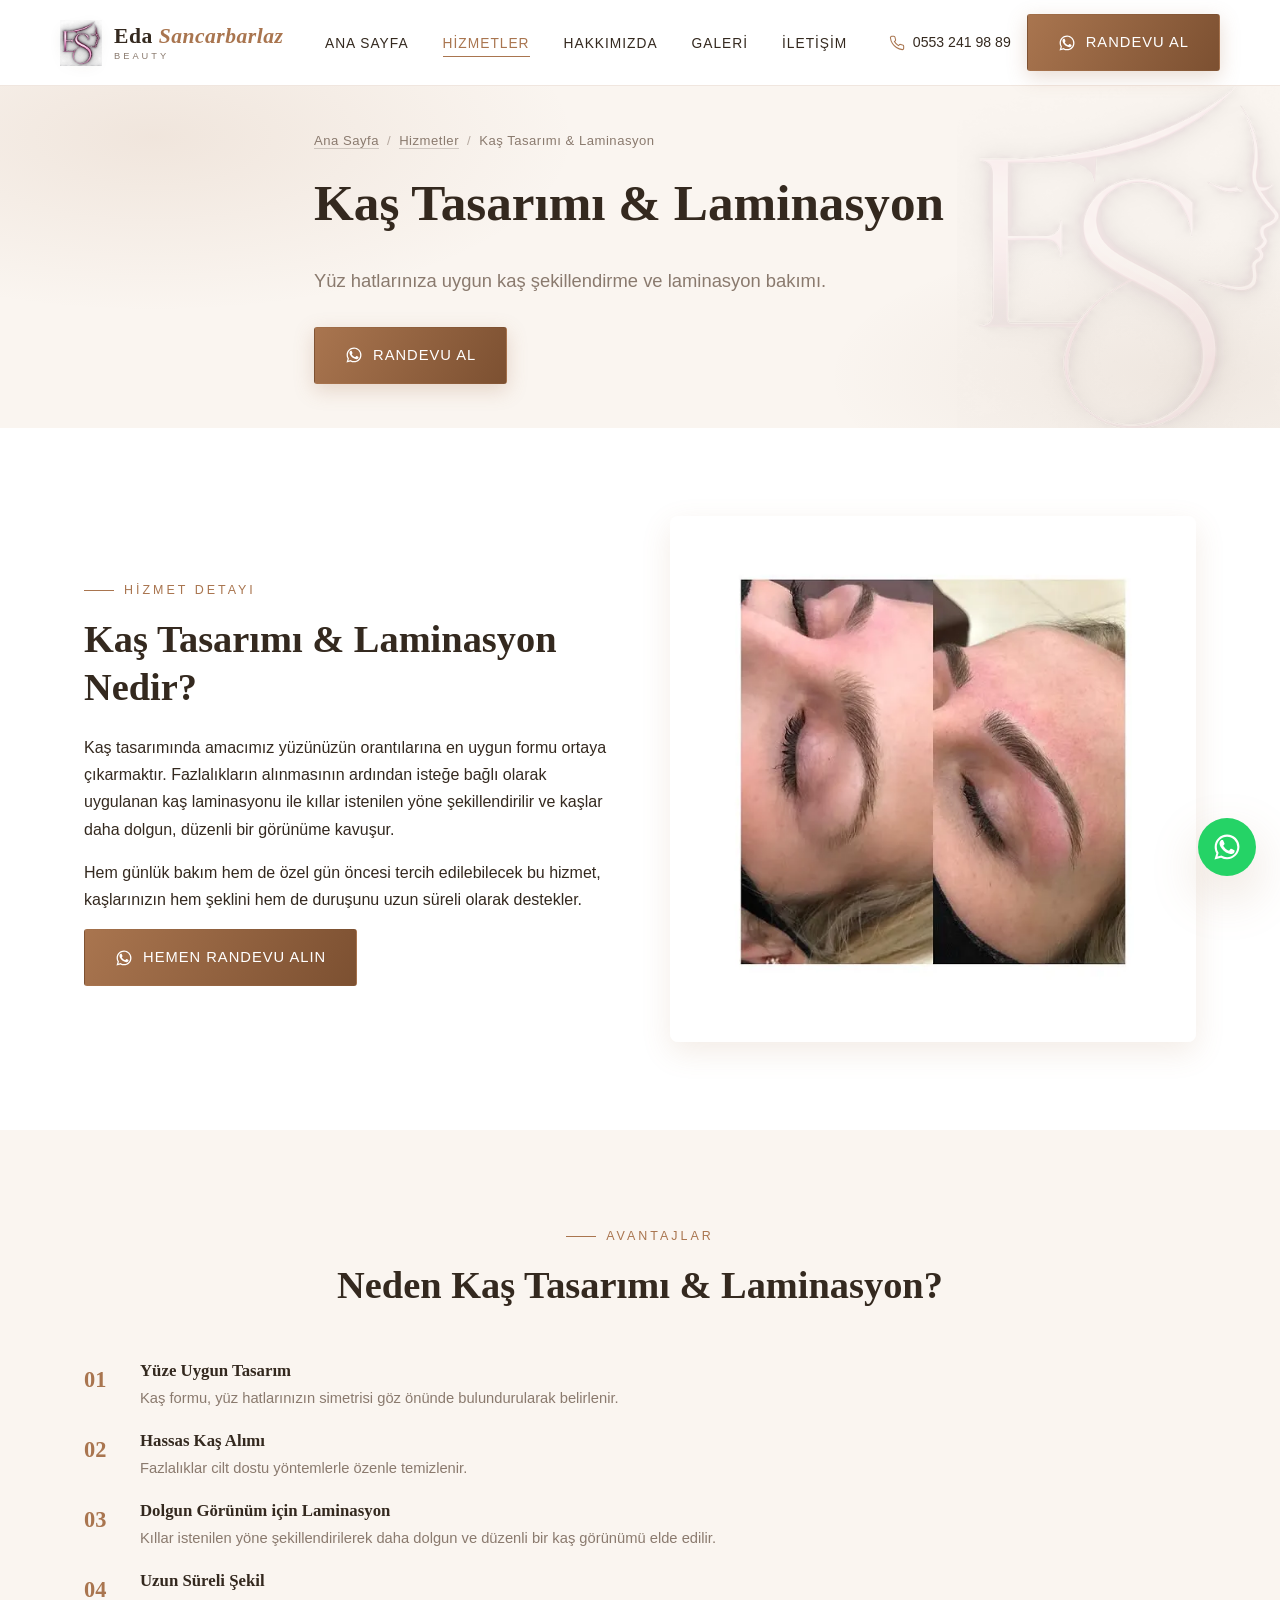
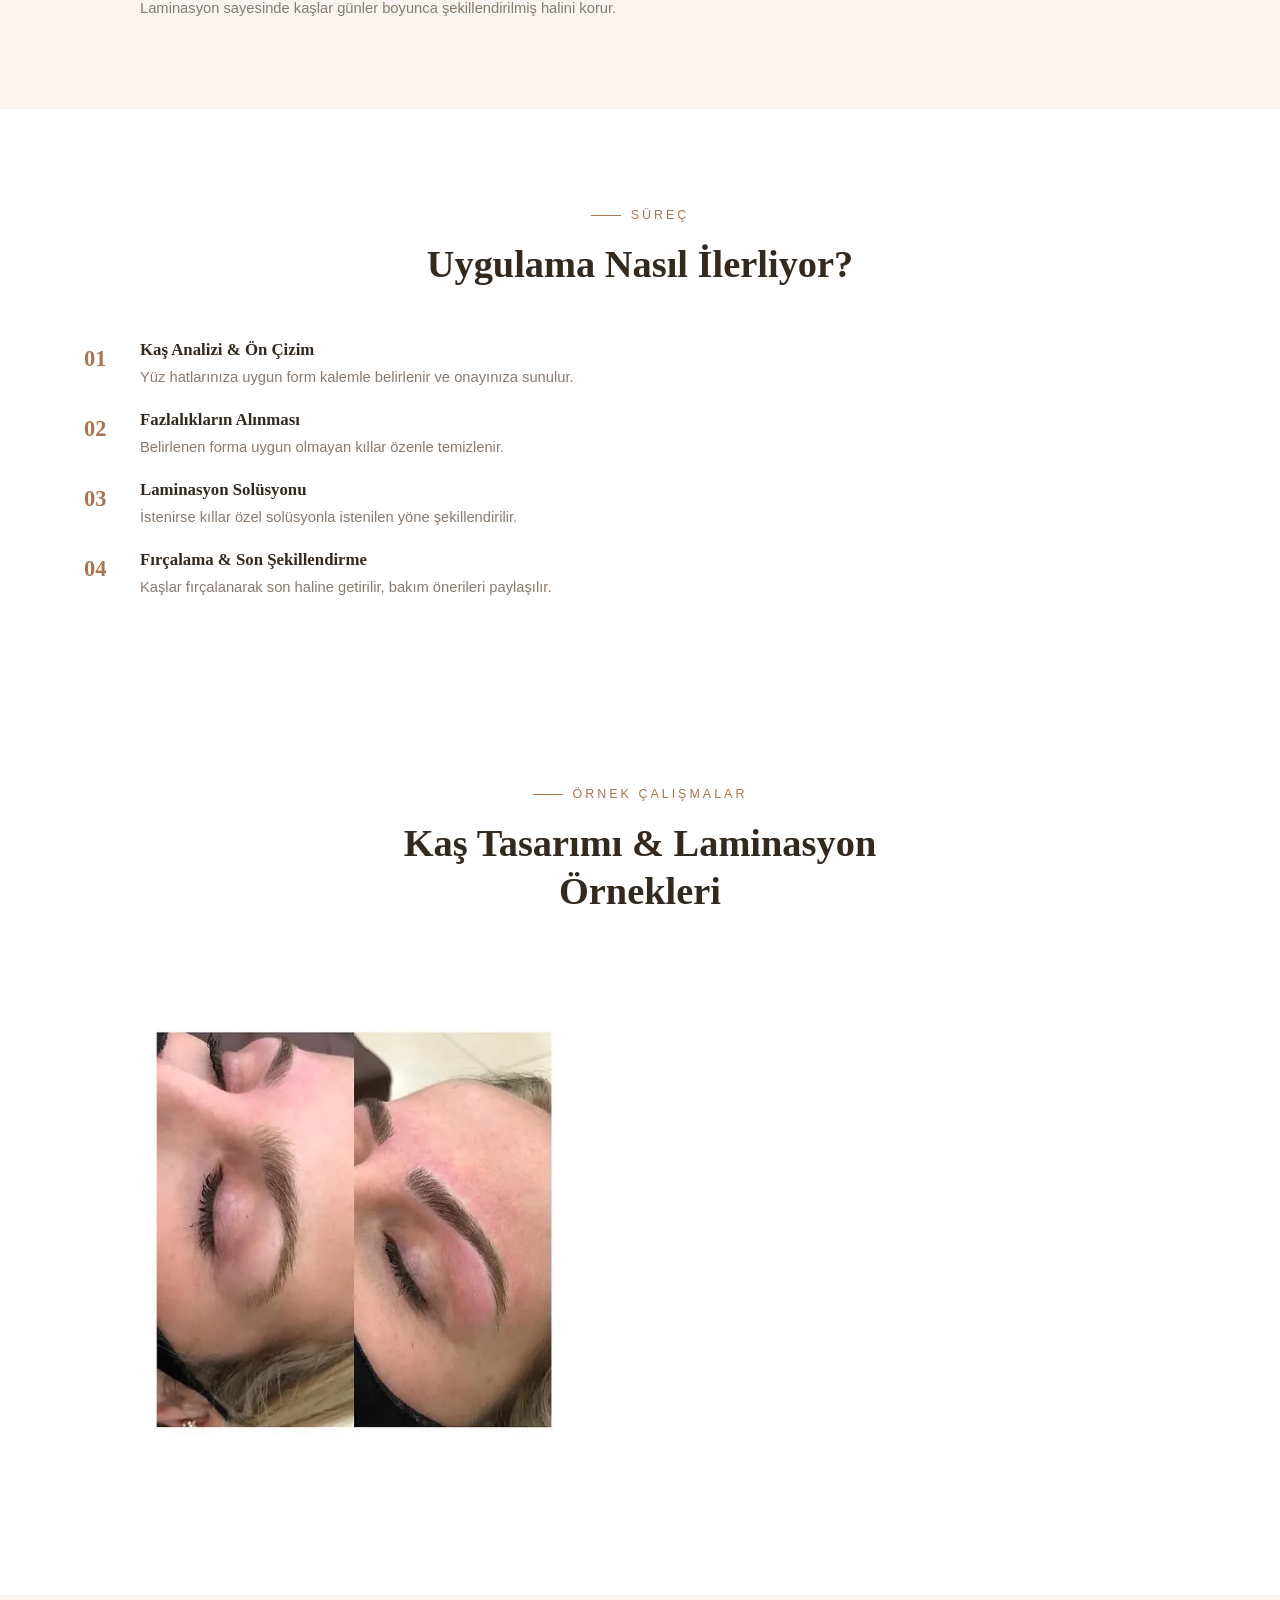
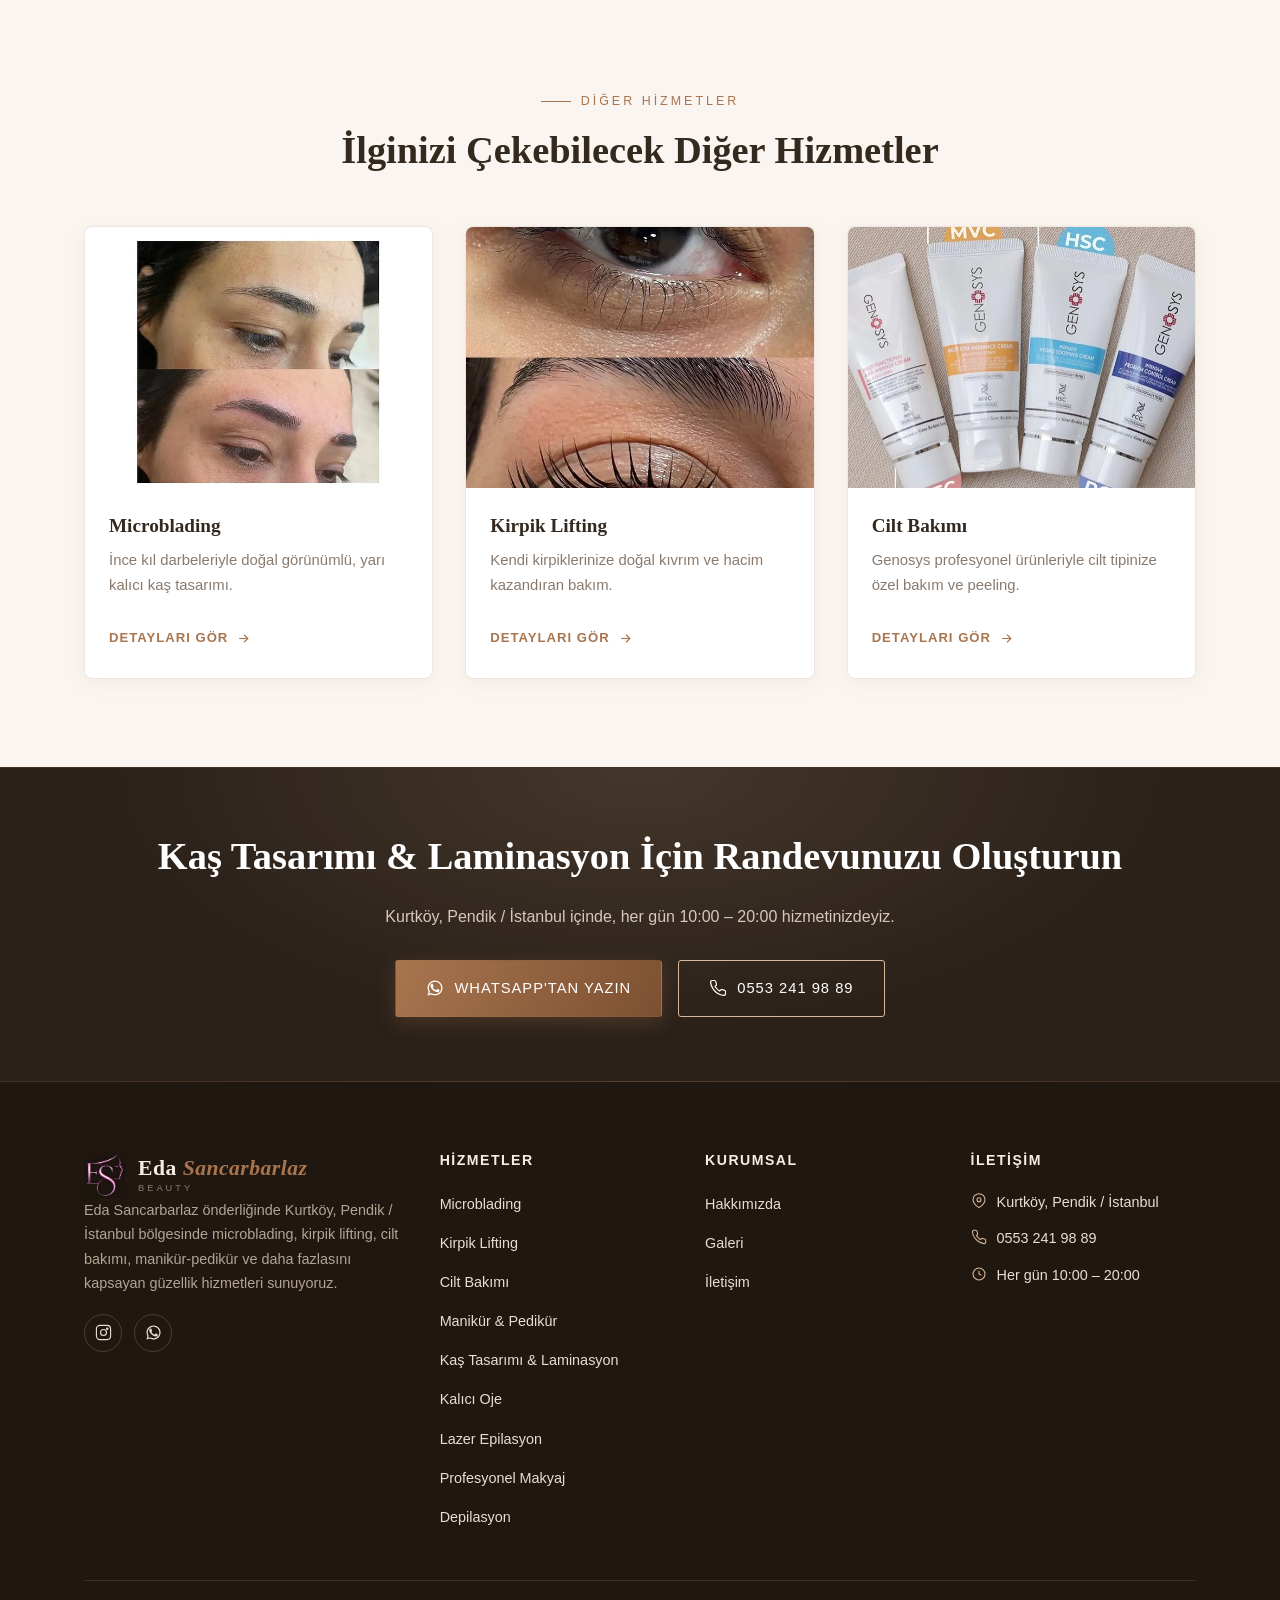
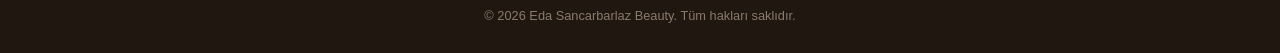
<file: hizmetler/kas-tasarimi.html>
﻿<!DOCTYPE html>
<html lang="tr">
<head>
<meta charset="UTF-8">
<meta name="viewport" content="width=device-width, initial-scale=1.0">
<title>Kaş Tasarımı & Laminasyon | Kurtköy, Pendik | Eda Sancarbarlaz Beauty</title>
<meta name="description" content="Kurtköy'de kaş tasarımı, kaş alımı ve kaş laminasyonu hizmeti. Yüz hatlarınıza uygun, dolgun ve şekilli kaşlar için Eda Sancarbarlaz Beauty.">
<link rel="canonical" href="https://www.edasancarbarlazbeauty.com/hizmetler.html">
<meta property="og:type" content="website">
<meta property="og:title" content="Kaş Tasarımı & Laminasyon | Kurtköy, Pendik | Eda Sancarbarlaz Beauty">
<meta property="og:description" content="Kurtköy'de kaş tasarımı, kaş alımı ve kaş laminasyonu hizmeti. Yüz hatlarınıza uygun, dolgun ve şekilli kaşlar için Eda Sancarbarlaz Beauty.">
<meta property="og:locale" content="tr_TR">
<meta property="og:site_name" content="Eda Sancarbarlaz Beauty">
<meta name="robots" content="index, follow">
<link rel="icon" href="../assets/img/favicon.png" type="image/png">
<link rel="preconnect" href="https://fonts.googleapis.com">
<link rel="preconnect" href="https://fonts.gstatic.com" crossorigin="">
<link href="../css2?family=Playfair+Display:wght@600;700&amp;family=Jost:wght@300;400;500;600&amp;display=swap" rel="stylesheet">
<link rel="stylesheet" href="../assets/css/style.css">

<script type="application/ld+json">
{
  "@context": "https://schema.org",
  "@type": "Service",
  "serviceType": "Kaş Tasarımı & Laminasyon",
  "name": "Kaş Tasarımı & Laminasyon",
  "description": "Kurtköy'de kaş tasarımı, kaş alımı ve kaş laminasyonu hizmeti. Yüz hatlarınıza uygun, dolgun ve şekilli kaşlar için Eda Sancarbarlaz Beauty.",
  "areaServed": "Kurtköy, Pendik / İstanbul",
  "provider": { "@type": "BeautySalon", "name": "Eda Sancarbarlaz Beauty", "telephone": "+905532419889" }
}
</script>
</head>
<body>
<header class="site-header">
  <div class="container header-inner">
    <a href="../index.html" class="logo"><picture><source srcset="../assets/img/logo-icon.webp" type="image/webp"><img src="../assets/img/logo-icon.png" alt="Eda Sancarbarlaz Beauty logo" class="logo-icon"></picture><span class="logo-text">Eda <span>Sancarbarlaz</span><small>Beauty</small></span></a>
    <nav class="main-nav"><ul><li><a class="" href="../index.html">Ana Sayfa</a></li><li><a class="active" href="../hizmetler.html">Hizmetler</a></li><li><a class="" href="../hakkimizda.html">Hakkımızda</a></li><li><a class="" href="../galeri.html">Galeri</a></li><li><a class="" href="../iletisim.html">İletişim</a></li></ul></nav>
    <div class="header-actions">
      <div class="header-phone"><svg viewbox="0 0 24 24" fill="none" stroke="currentColor" stroke-width="1.6"><path d="M22 16.92v3a2 2 0 0 1-2.18 2 19.79 19.79 0 0 1-8.63-3.07 19.5 19.5 0 0 1-6-6 19.79 19.79 0 0 1-3.07-8.67A2 2 0 0 1 4.11 2h3a2 2 0 0 1 2 1.72c.127.96.361 1.903.7 2.81a2 2 0 0 1-.45 2.11L8.09 9.91a16 16 0 0 0 6 6l1.27-1.27a2 2 0 0 1 2.11-.45c.907.339 1.85.573 2.81.7A2 2 0 0 1 22 16.92z"></path></svg><a href="tel:+905532419889">0553 241 98 89</a></div>
      <a class="btn btn-gold" href="https://wa.me/905532419889" target="_blank" rel="noopener"><svg viewbox="0 0 24 24" fill="currentColor"><path d="M17.472 14.382c-.297-.149-1.758-.867-2.03-.967-.273-.099-.471-.148-.67.15-.197.297-.767.966-.94 1.164-.173.199-.347.223-.644.075-.297-.15-1.255-.463-2.39-1.475-.883-.788-1.48-1.761-1.653-2.059-.173-.297-.018-.458.13-.606.134-.133.298-.347.446-.52.149-.174.198-.298.298-.497.099-.198.05-.371-.025-.52-.075-.149-.669-1.612-.916-2.207-.242-.579-.487-.5-.669-.51-.173-.008-.371-.01-.57-.01-.198 0-.52.074-.792.372-.272.297-1.04 1.016-1.04 2.479 0 1.462 1.065 2.875 1.213 3.074.149.198 2.096 3.2 5.077 4.487.709.306 1.262.489 1.694.625.712.227 1.36.195 1.871.118.571-.085 1.758-.719 2.006-1.413.248-.694.248-1.289.173-1.413-.074-.124-.272-.198-.57-.347z"></path><path d="M12.04 2C6.58 2 2.13 6.45 2.13 11.91c0 1.85.5 3.58 1.36 5.07L2 22l5.2-1.44a9.94 9.94 0 0 0 4.84 1.23h.01c5.46 0 9.91-4.45 9.91-9.91 0-2.65-1.03-5.14-2.9-7.01A9.87 9.87 0 0 0 12.04 2zm0 18.1h-.01a8.2 8.2 0 0 1-4.18-1.14l-.3-.18-3.09.85.83-3.01-.2-.31a8.18 8.18 0 0 1-1.26-4.4c0-4.52 3.68-8.2 8.21-8.2 2.19 0 4.25.86 5.8 2.41a8.15 8.15 0 0 1 2.4 5.8c0 4.53-3.68 8.18-8.2 8.18z"></path></svg>Randevu Al</a>
      <button class="nav-toggle" aria-label="Menü"><span></span><span></span><span></span></button>
    </div>
  </div>
</header>

<section class="hero hero-page">
  <div class="container hero-content">
    <div class="breadcrumb"><a href="../index.html">Ana Sayfa</a><span class="sep">/</span><a href="../hizmetler.html">Hizmetler</a><span class="sep">/</span><span>Kaş Tasarımı & Laminasyon</span></div>
    <h1>Kaş Tasarımı & Laminasyon</h1>
    <p class="lead">Yüz hatlarınıza uygun kaş şekillendirme ve laminasyon bakımı.</p>
    <div class="hero-cta">
      <a class="btn btn-gold" href="https://wa.me/905532419889" target="_blank" rel="noopener"><svg viewbox="0 0 24 24" fill="currentColor"><path d="M17.472 14.382c-.297-.149-1.758-.867-2.03-.967-.273-.099-.471-.148-.67.15-.197.297-.767.966-.94 1.164-.173.199-.347.223-.644.075-.297-.15-1.255-.463-2.39-1.475-.883-.788-1.48-1.761-1.653-2.059-.173-.297-.018-.458.13-.606.134-.133.298-.347.446-.52.149-.174.198-.298.298-.497.099-.198.05-.371-.025-.52-.075-.149-.669-1.612-.916-2.207-.242-.579-.487-.5-.669-.51-.173-.008-.371-.01-.57-.01-.198 0-.52.074-.792.372-.272.297-1.04 1.016-1.04 2.479 0 1.462 1.065 2.875 1.213 3.074.149.198 2.096 3.2 5.077 4.487.709.306 1.262.489 1.694.625.712.227 1.36.195 1.871.118.571-.085 1.758-.719 2.006-1.413.248-.694.248-1.289.173-1.413-.074-.124-.272-.198-.57-.347z"></path><path d="M12.04 2C6.58 2 2.13 6.45 2.13 11.91c0 1.85.5 3.58 1.36 5.07L2 22l5.2-1.44a9.94 9.94 0 0 0 4.84 1.23h.01c5.46 0 9.91-4.45 9.91-9.91 0-2.65-1.03-5.14-2.9-7.01A9.87 9.87 0 0 0 12.04 2zm0 18.1h-.01a8.2 8.2 0 0 1-4.18-1.14l-.3-.18-3.09.85.83-3.01-.2-.31a8.18 8.18 0 0 1-1.26-4.4c0-4.52 3.68-8.2 8.21-8.2 2.19 0 4.25.86 5.8 2.41a8.15 8.15 0 0 1 2.4 5.8c0 4.53-3.68 8.18-8.2 8.18z"></path></svg>Randevu Al</a>
    </div>
  </div>
</section>

<section class="section">
  <div class="container split">
    <div>
      <div class="eyebrow">HİZMET DETAYI</div>
      <h2>Kaş Tasarımı & Laminasyon Nedir?</h2>
      <p>Kaş tasarımında amacımız yüzünüzün orantılarına en uygun formu ortaya çıkarmaktır. Fazlalıkların alınmasının ardından isteğe bağlı olarak uygulanan kaş laminasyonu ile kıllar istenilen yöne şekillendirilir ve kaşlar daha dolgun, düzenli bir görünüme kavuşur.</p><p>Hem günlük bakım hem de özel gün öncesi tercih edilebilecek bu hizmet, kaşlarınızın hem şeklini hem de duruşunu uzun süreli olarak destekler.</p>
      <a class="btn btn-primary" href="https://wa.me/905532419889" target="_blank" rel="noopener"><svg viewbox="0 0 24 24" fill="currentColor"><path d="M17.472 14.382c-.297-.149-1.758-.867-2.03-.967-.273-.099-.471-.148-.67.15-.197.297-.767.966-.94 1.164-.173.199-.347.223-.644.075-.297-.15-1.255-.463-2.39-1.475-.883-.788-1.48-1.761-1.653-2.059-.173-.297-.018-.458.13-.606.134-.133.298-.347.446-.52.149-.174.198-.298.298-.497.099-.198.05-.371-.025-.52-.075-.149-.669-1.612-.916-2.207-.242-.579-.487-.5-.669-.51-.173-.008-.371-.01-.57-.01-.198 0-.52.074-.792.372-.272.297-1.04 1.016-1.04 2.479 0 1.462 1.065 2.875 1.213 3.074.149.198 2.096 3.2 5.077 4.487.709.306 1.262.489 1.694.625.712.227 1.36.195 1.871.118.571-.085 1.758-.719 2.006-1.413.248-.694.248-1.289.173-1.413-.074-.124-.272-.198-.57-.347z"></path><path d="M12.04 2C6.58 2 2.13 6.45 2.13 11.91c0 1.85.5 3.58 1.36 5.07L2 22l5.2-1.44a9.94 9.94 0 0 0 4.84 1.23h.01c5.46 0 9.91-4.45 9.91-9.91 0-2.65-1.03-5.14-2.9-7.01A9.87 9.87 0 0 0 12.04 2zm0 18.1h-.01a8.2 8.2 0 0 1-4.18-1.14l-.3-.18-3.09.85.83-3.01-.2-.31a8.18 8.18 0 0 1-1.26-4.4c0-4.52 3.68-8.2 8.21-8.2 2.19 0 4.25.86 5.8 2.41a8.15 8.15 0 0 1 2.4 5.8c0 4.53-3.68 8.18-8.2 8.18z"></path></svg>Hemen Randevu Alın</a>
    </div>
    <div><picture><source srcset="../assets/img/kas-tasarimi-oncesi-sonrasi.webp" type="image/webp"><img src="../assets/img/kas-tasarimi-oncesi-sonrasi.jpg" alt="Kaş Tasarımı & Laminasyon" class="" loading="eager"></picture></div>
  </div>
</section>

<section class="section alt">
  <div class="container">
    <div class="section-head">
      <div class="eyebrow" style="justify-content:center">AVANTAJLAR</div>
      <h2>Neden Kaş Tasarımı & Laminasyon?</h2>
    </div>
    <ul class="feature-list"><li><span class="num">01</span><div><h4>Yüze Uygun Tasarım</h4><p>Kaş formu, yüz hatlarınızın simetrisi göz önünde bulundurularak belirlenir.</p></div></li><li><span class="num">02</span><div><h4>Hassas Kaş Alımı</h4><p>Fazlalıklar cilt dostu yöntemlerle özenle temizlenir.</p></div></li><li><span class="num">03</span><div><h4>Dolgun Görünüm için Laminasyon</h4><p>Kıllar istenilen yöne şekillendirilerek daha dolgun ve düzenli bir kaş görünümü elde edilir.</p></div></li><li><span class="num">04</span><div><h4>Uzun Süreli Şekil</h4><p>Laminasyon sayesinde kaşlar günler boyunca şekillendirilmiş halini korur.</p></div></li></ul>
  </div>
</section>

<section class="section">
  <div class="container">
    <div class="section-head">
      <div class="eyebrow" style="justify-content:center">SÜREÇ</div>
      <h2>Uygulama Nasıl İlerliyor?</h2>
    </div>
    <ul class="feature-list"><li><span class="num">01</span><div><h4>Kaş Analizi & Ön Çizim</h4><p>Yüz hatlarınıza uygun form kalemle belirlenir ve onayınıza sunulur.</p></div></li><li><span class="num">02</span><div><h4>Fazlalıkların Alınması</h4><p>Belirlenen forma uygun olmayan kıllar özenle temizlenir.</p></div></li><li><span class="num">03</span><div><h4>Laminasyon Solüsyonu</h4><p>İstenirse kıllar özel solüsyonla istenilen yöne şekillendirilir.</p></div></li><li><span class="num">04</span><div><h4>Fırçalama & Son Şekillendirme</h4><p>Kaşlar fırçalanarak son haline getirilir, bakım önerileri paylaşılır.</p></div></li></ul>
  </div>
</section>

<section class="section">
  <div class="container">
    <div class="section-head">
      <div class="eyebrow" style="justify-content:center">ÖRNEK ÇALIŞMALAR</div>
      <h2>Kaş Tasarımı & Laminasyon Örnekleri</h2>
    </div>
    <div class="grid grid-2"><div><picture><source srcset="../assets/img/kas-tasarimi-oncesi-sonrasi.webp" type="image/webp"><img src="../assets/img/kas-tasarimi-oncesi-sonrasi.jpg" alt="Kaş Tasarımı & Laminasyon" class="" loading="eager"></picture></div></div>
  </div>
</section>

<section class="section alt">
  <div class="container">
    <div class="section-head">
      <div class="eyebrow" style="justify-content:center">DİĞER HİZMETLER</div>
      <h2>İlginizi Çekebilecek Diğer Hizmetler</h2>
    </div>
    <div class="grid grid-3"><a class="service-card" href="microblading.html">
          <div class="img-wrap"><picture><source srcset="../assets/img/microblading-oncesi-sonrasi.webp" type="image/webp"><img src="../assets/img/microblading-oncesi-sonrasi.jpg" alt="Microblading (Kaş Kalıcı Makyaj)" class="" loading="eager"></picture></div>
          <div class="card-body">
            <h3>Microblading</h3>
            <p>İnce kıl darbeleriyle doğal görünümlü, yarı kalıcı kaş tasarımı.</p>
            <span class="card-link">Detayları Gör <svg viewbox="0 0 24 24" fill="none" stroke="currentColor" stroke-width="1.8"><path d="M5 12h14"></path><path d="m13 6 6 6-6 6"></path></svg></span>
          </div>
        </a><a class="service-card" href="kirpik-lifting.html">
          <div class="img-wrap"><picture><source srcset="../assets/img/kirpik-lifting-oncesi-sonrasi.webp" type="image/webp"><img src="../assets/img/kirpik-lifting-oncesi-sonrasi.jpg" alt="Kirpik Lifting (Lash Lift)" class="" loading="eager"></picture></div>
          <div class="card-body">
            <h3>Kirpik Lifting</h3>
            <p>Kendi kirpiklerinize doğal kıvrım ve hacim kazandıran bakım.</p>
            <span class="card-link">Detayları Gör <svg viewbox="0 0 24 24" fill="none" stroke="currentColor" stroke-width="1.8"><path d="M5 12h14"></path><path d="m13 6 6 6-6 6"></path></svg></span>
          </div>
        </a><a class="service-card" href="cilt-bakimi.html">
          <div class="img-wrap"><picture><source srcset="../assets/img/genosys-profesyonel-cilt-bakim-urunleri.webp" type="image/webp"><img src="../assets/img/genosys-profesyonel-cilt-bakim-urunleri.jpg" alt="Cilt Bakımı (Genosys Profesyonel Bakım)" class="" loading="eager"></picture></div>
          <div class="card-body">
            <h3>Cilt Bakımı</h3>
            <p>Genosys profesyonel ürünleriyle cilt tipinize özel bakım ve peeling.</p>
            <span class="card-link">Detayları Gör <svg viewbox="0 0 24 24" fill="none" stroke="currentColor" stroke-width="1.8"><path d="M5 12h14"></path><path d="m13 6 6 6-6 6"></path></svg></span>
          </div>
        </a></div>
  </div>
</section>

<section class="cta-band">
  <div class="container">
    <h2>Kaş Tasarımı & Laminasyon İçin Randevunuzu Oluşturun</h2>
    <p>Kurtköy, Pendik / İstanbul içinde, her gün 10:00 – 20:00 hizmetinizdeyiz.</p>
    <div class="hero-cta">
      <a class="btn btn-gold" href="https://wa.me/905532419889" target="_blank" rel="noopener"><svg viewbox="0 0 24 24" fill="currentColor"><path d="M17.472 14.382c-.297-.149-1.758-.867-2.03-.967-.273-.099-.471-.148-.67.15-.197.297-.767.966-.94 1.164-.173.199-.347.223-.644.075-.297-.15-1.255-.463-2.39-1.475-.883-.788-1.48-1.761-1.653-2.059-.173-.297-.018-.458.13-.606.134-.133.298-.347.446-.52.149-.174.198-.298.298-.497.099-.198.05-.371-.025-.52-.075-.149-.669-1.612-.916-2.207-.242-.579-.487-.5-.669-.51-.173-.008-.371-.01-.57-.01-.198 0-.52.074-.792.372-.272.297-1.04 1.016-1.04 2.479 0 1.462 1.065 2.875 1.213 3.074.149.198 2.096 3.2 5.077 4.487.709.306 1.262.489 1.694.625.712.227 1.36.195 1.871.118.571-.085 1.758-.719 2.006-1.413.248-.694.248-1.289.173-1.413-.074-.124-.272-.198-.57-.347z"></path><path d="M12.04 2C6.58 2 2.13 6.45 2.13 11.91c0 1.85.5 3.58 1.36 5.07L2 22l5.2-1.44a9.94 9.94 0 0 0 4.84 1.23h.01c5.46 0 9.91-4.45 9.91-9.91 0-2.65-1.03-5.14-2.9-7.01A9.87 9.87 0 0 0 12.04 2zm0 18.1h-.01a8.2 8.2 0 0 1-4.18-1.14l-.3-.18-3.09.85.83-3.01-.2-.31a8.18 8.18 0 0 1-1.26-4.4c0-4.52 3.68-8.2 8.21-8.2 2.19 0 4.25.86 5.8 2.41a8.15 8.15 0 0 1 2.4 5.8c0 4.53-3.68 8.18-8.2 8.18z"></path></svg>WhatsApp'tan Yazın</a>
      <a class="btn btn-outline on-dark" href="tel:+905532419889"><svg viewbox="0 0 24 24" fill="none" stroke="currentColor" stroke-width="1.6"><path d="M22 16.92v3a2 2 0 0 1-2.18 2 19.79 19.79 0 0 1-8.63-3.07 19.5 19.5 0 0 1-6-6 19.79 19.79 0 0 1-3.07-8.67A2 2 0 0 1 4.11 2h3a2 2 0 0 1 2 1.72c.127.96.361 1.903.7 2.81a2 2 0 0 1-.45 2.11L8.09 9.91a16 16 0 0 0 6 6l1.27-1.27a2 2 0 0 1 2.11-.45c.907.339 1.85.573 2.81.7A2 2 0 0 1 22 16.92z"></path></svg>0553 241 98 89</a>
    </div>
  </div>
</section>

<footer class="site-footer">
  <div class="container">
    <div class="footer-grid">
      <div>
        <a href="../index.html" class="logo"><picture><source srcset="../assets/img/logo-icon.webp" type="image/webp"><img src="../assets/img/logo-icon.png" alt="Eda Sancarbarlaz Beauty logo" class="logo-icon"></picture><span class="logo-text">Eda <span>Sancarbarlaz</span><small>Beauty</small></span></a>
        <p>Eda Sancarbarlaz önderliğinde Kurtköy, Pendik / İstanbul bölgesinde microblading, kirpik lifting, cilt bakımı, manikür-pedikür ve daha fazlasını kapsayan güzellik hizmetleri sunuyoruz.</p>
        <div class="footer-social">
          <a href="https://www.instagram.com/edaguzellikmakeup" target="_blank" rel="noopener" aria-label="Instagram"><svg viewbox="0 0 24 24" fill="none" stroke="currentColor" stroke-width="1.6"><rect x="2" y="2" width="20" height="20" rx="5"></rect><circle cx="12" cy="12" r="4.2"></circle><circle cx="17.3" cy="6.7" r="1"></circle></svg></a>
          <a href="https://wa.me/905532419889" target="_blank" rel="noopener" aria-label="WhatsApp"><svg viewbox="0 0 24 24" fill="currentColor"><path d="M17.472 14.382c-.297-.149-1.758-.867-2.03-.967-.273-.099-.471-.148-.67.15-.197.297-.767.966-.94 1.164-.173.199-.347.223-.644.075-.297-.15-1.255-.463-2.39-1.475-.883-.788-1.48-1.761-1.653-2.059-.173-.297-.018-.458.13-.606.134-.133.298-.347.446-.52.149-.174.198-.298.298-.497.099-.198.05-.371-.025-.52-.075-.149-.669-1.612-.916-2.207-.242-.579-.487-.5-.669-.51-.173-.008-.371-.01-.57-.01-.198 0-.52.074-.792.372-.272.297-1.04 1.016-1.04 2.479 0 1.462 1.065 2.875 1.213 3.074.149.198 2.096 3.2 5.077 4.487.709.306 1.262.489 1.694.625.712.227 1.36.195 1.871.118.571-.085 1.758-.719 2.006-1.413.248-.694.248-1.289.173-1.413-.074-.124-.272-.198-.57-.347z"></path><path d="M12.04 2C6.58 2 2.13 6.45 2.13 11.91c0 1.85.5 3.58 1.36 5.07L2 22l5.2-1.44a9.94 9.94 0 0 0 4.84 1.23h.01c5.46 0 9.91-4.45 9.91-9.91 0-2.65-1.03-5.14-2.9-7.01A9.87 9.87 0 0 0 12.04 2zm0 18.1h-.01a8.2 8.2 0 0 1-4.18-1.14l-.3-.18-3.09.85.83-3.01-.2-.31a8.18 8.18 0 0 1-1.26-4.4c0-4.52 3.68-8.2 8.21-8.2 2.19 0 4.25.86 5.8 2.41a8.15 8.15 0 0 1 2.4 5.8c0 4.53-3.68 8.18-8.2 8.18z"></path></svg></a>
        </div>
      </div>
      <div>
        <h4>Hizmetler</h4>
        <ul class="footer-links"><li><a href="microblading.html">Microblading</a></li><li><a href="kirpik-lifting.html">Kirpik Lifting</a></li><li><a href="cilt-bakimi.html">Cilt Bakımı</a></li><li><a href="manikur-pedikur.html">Manikür & Pedikür</a></li><li><a href="kas-tasarimi.html">Kaş Tasarımı & Laminasyon</a></li><li><a href="kalici-oje.html">Kalıcı Oje</a></li><li><a href="lazer-epilasyon.html">Lazer Epilasyon</a></li><li><a href="profesyonel-makyaj.html">Profesyonel Makyaj</a></li><li><a href="depilasyon.html">Depilasyon</a></li></ul>
      </div>
      <div>
        <h4>Kurumsal</h4>
        <ul class="footer-links">
          <li><a href="../hakkimizda.html">Hakkımızda</a></li>
          <li><a href="../galeri.html">Galeri</a></li>
          <li><a href="../iletisim.html">İletişim</a></li>
        </ul>
      </div>
      <div>
        <h4>İletişim</h4>
        <ul class="footer-links footer-contact">
          <li><svg viewbox="0 0 24 24" fill="none" stroke="currentColor" stroke-width="1.6"><path d="M21 10c0 6-9 12-9 12s-9-6-9-12a9 9 0 1 1 18 0z"></path><circle cx="12" cy="10" r="3"></circle></svg> <span>Kurtköy, Pendik / İstanbul</span></li>
          <li><svg viewbox="0 0 24 24" fill="none" stroke="currentColor" stroke-width="1.6"><path d="M22 16.92v3a2 2 0 0 1-2.18 2 19.79 19.79 0 0 1-8.63-3.07 19.5 19.5 0 0 1-6-6 19.79 19.79 0 0 1-3.07-8.67A2 2 0 0 1 4.11 2h3a2 2 0 0 1 2 1.72c.127.96.361 1.903.7 2.81a2 2 0 0 1-.45 2.11L8.09 9.91a16 16 0 0 0 6 6l1.27-1.27a2 2 0 0 1 2.11-.45c.907.339 1.85.573 2.81.7A2 2 0 0 1 22 16.92z"></path></svg> <a href="tel:+905532419889">0553 241 98 89</a></li>
          <li><svg viewbox="0 0 24 24" fill="none" stroke="currentColor" stroke-width="1.6"><circle cx="12" cy="12" r="9"></circle><path d="M12 7v5l3.5 2"></path></svg> <span>Her gün 10:00 – 20:00</span></li>
        </ul>
      </div>
    </div>
    <div class="footer-bottom">
      &copy; <span id="year"></span> Eda Sancarbarlaz Beauty. Tüm hakları saklıdır.
    </div>
  </div>
</footer>
<a href="https://wa.me/905532419889" target="_blank" rel="noopener" class="wa-float" aria-label="WhatsApp'tan yaz"><svg viewbox="0 0 24 24" fill="currentColor"><path d="M17.472 14.382c-.297-.149-1.758-.867-2.03-.967-.273-.099-.471-.148-.67.15-.197.297-.767.966-.94 1.164-.173.199-.347.223-.644.075-.297-.15-1.255-.463-2.39-1.475-.883-.788-1.48-1.761-1.653-2.059-.173-.297-.018-.458.13-.606.134-.133.298-.347.446-.52.149-.174.198-.298.298-.497.099-.198.05-.371-.025-.52-.075-.149-.669-1.612-.916-2.207-.242-.579-.487-.5-.669-.51-.173-.008-.371-.01-.57-.01-.198 0-.52.074-.792.372-.272.297-1.04 1.016-1.04 2.479 0 1.462 1.065 2.875 1.213 3.074.149.198 2.096 3.2 5.077 4.487.709.306 1.262.489 1.694.625.712.227 1.36.195 1.871.118.571-.085 1.758-.719 2.006-1.413.248-.694.248-1.289.173-1.413-.074-.124-.272-.198-.57-.347z"></path><path d="M12.04 2C6.58 2 2.13 6.45 2.13 11.91c0 1.85.5 3.58 1.36 5.07L2 22l5.2-1.44a9.94 9.94 0 0 0 4.84 1.23h.01c5.46 0 9.91-4.45 9.91-9.91 0-2.65-1.03-5.14-2.9-7.01A9.87 9.87 0 0 0 12.04 2zm0 18.1h-.01a8.2 8.2 0 0 1-4.18-1.14l-.3-.18-3.09.85.83-3.01-.2-.31a8.18 8.18 0 0 1-1.26-4.4c0-4.52 3.68-8.2 8.21-8.2 2.19 0 4.25.86 5.8 2.41a8.15 8.15 0 0 1 2.4 5.8c0 4.53-3.68 8.18-8.2 8.18z"></path></svg></a>
<script>document.getElementById('year').textContent = new Date().getFullYear();</script>
<script src="../assets/js/main.js"></script>

</body>
</html>
</file>
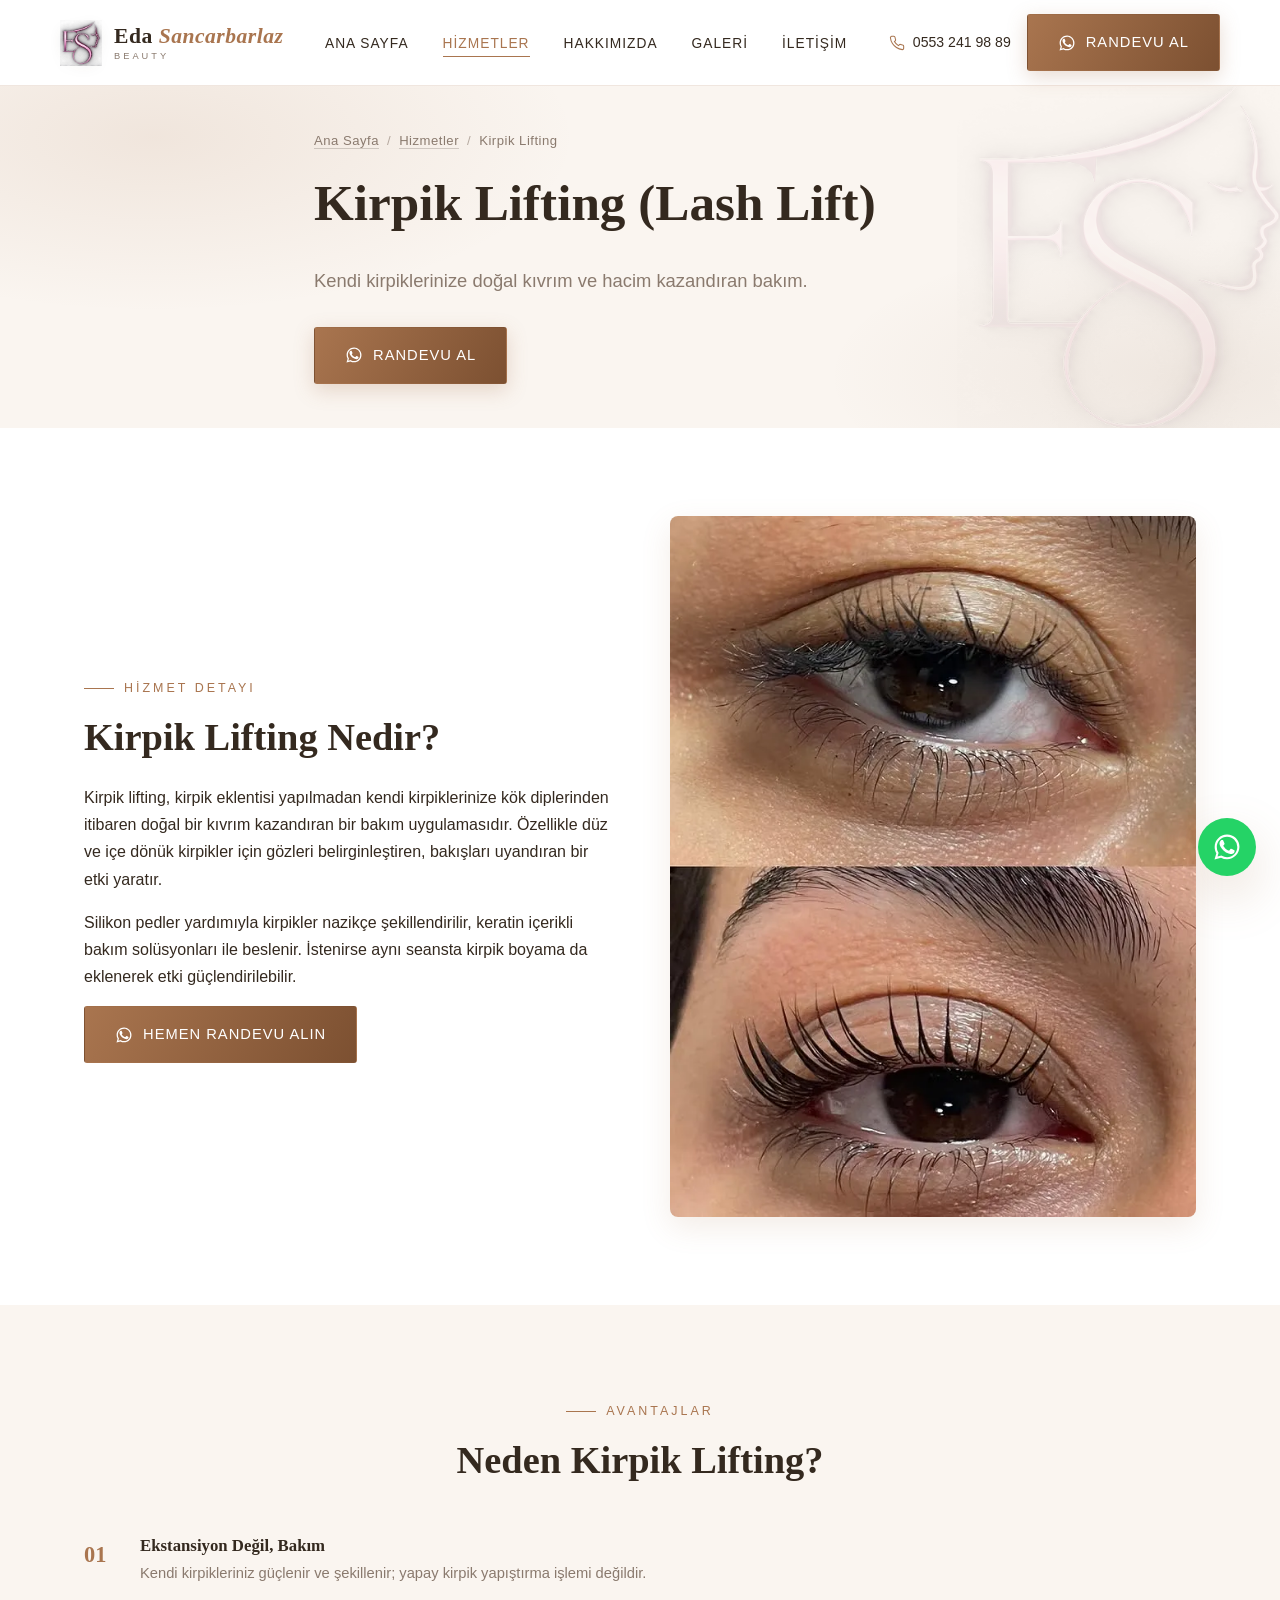
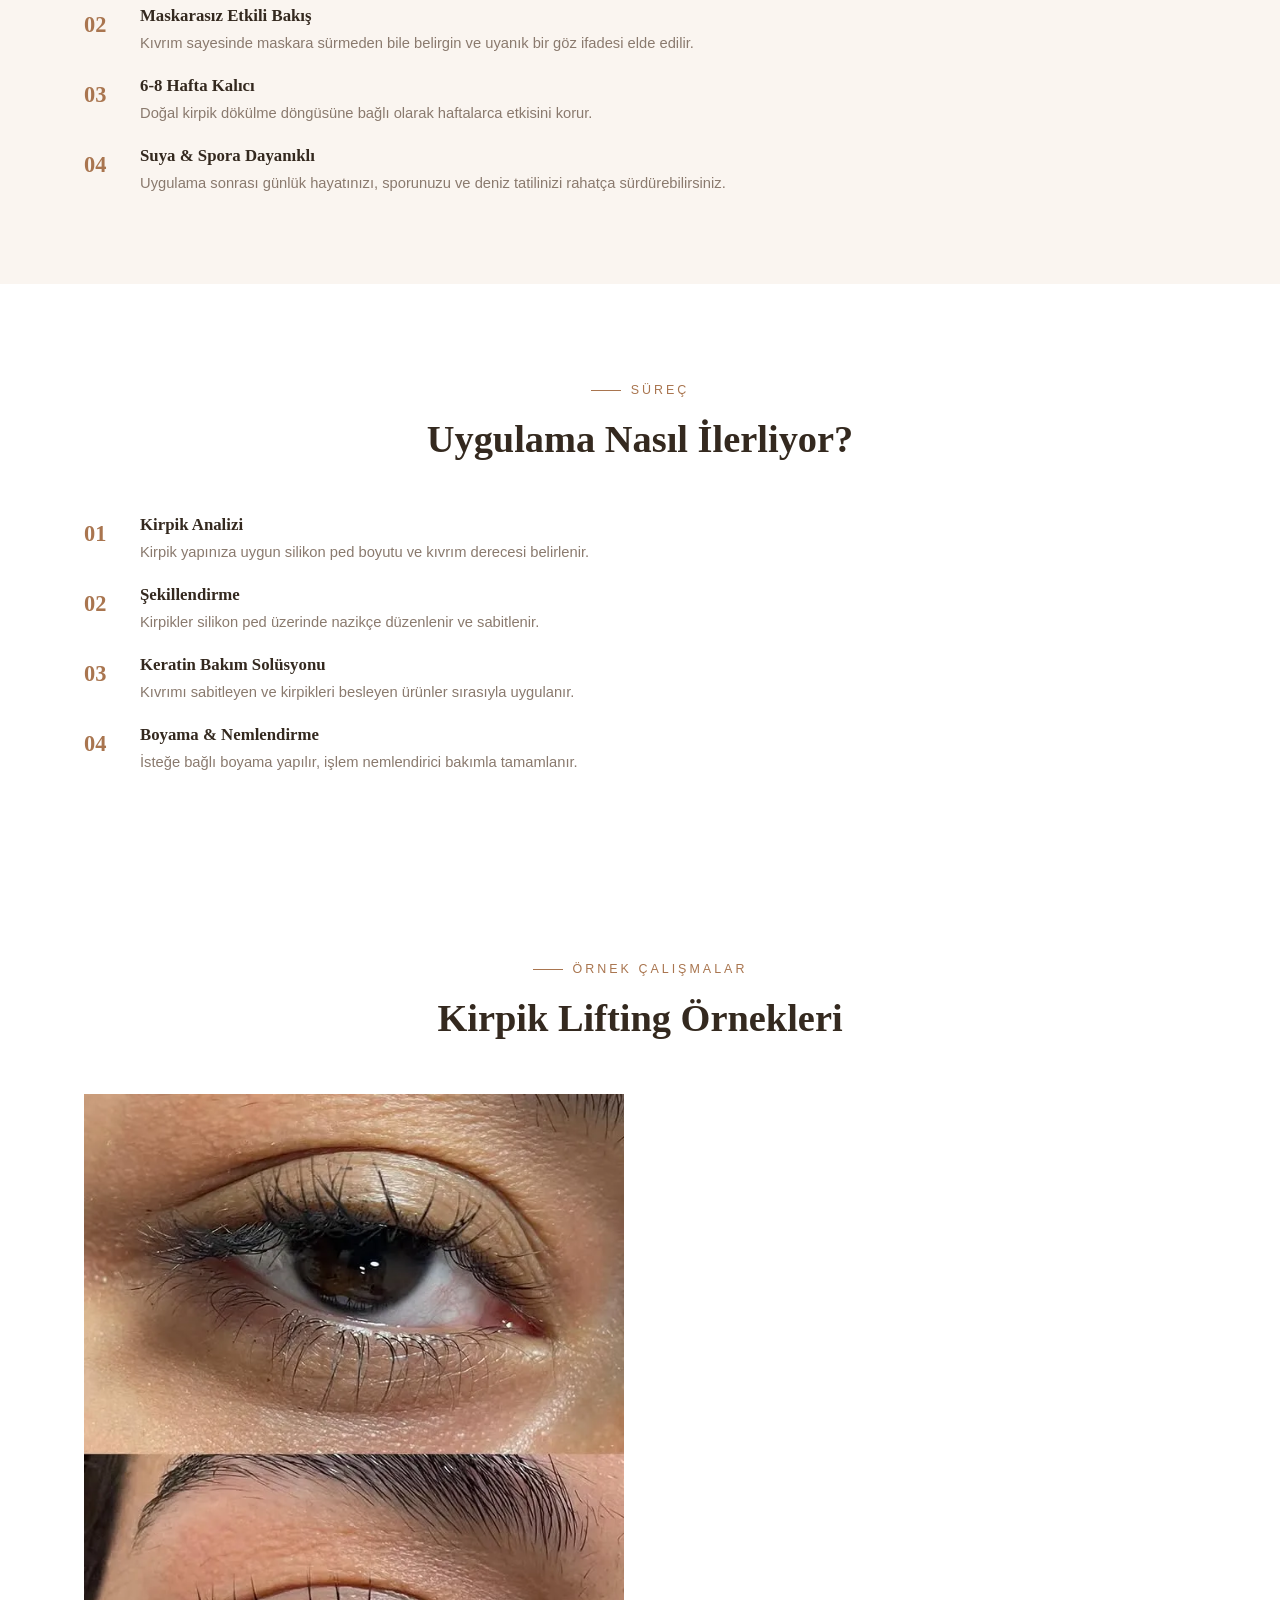
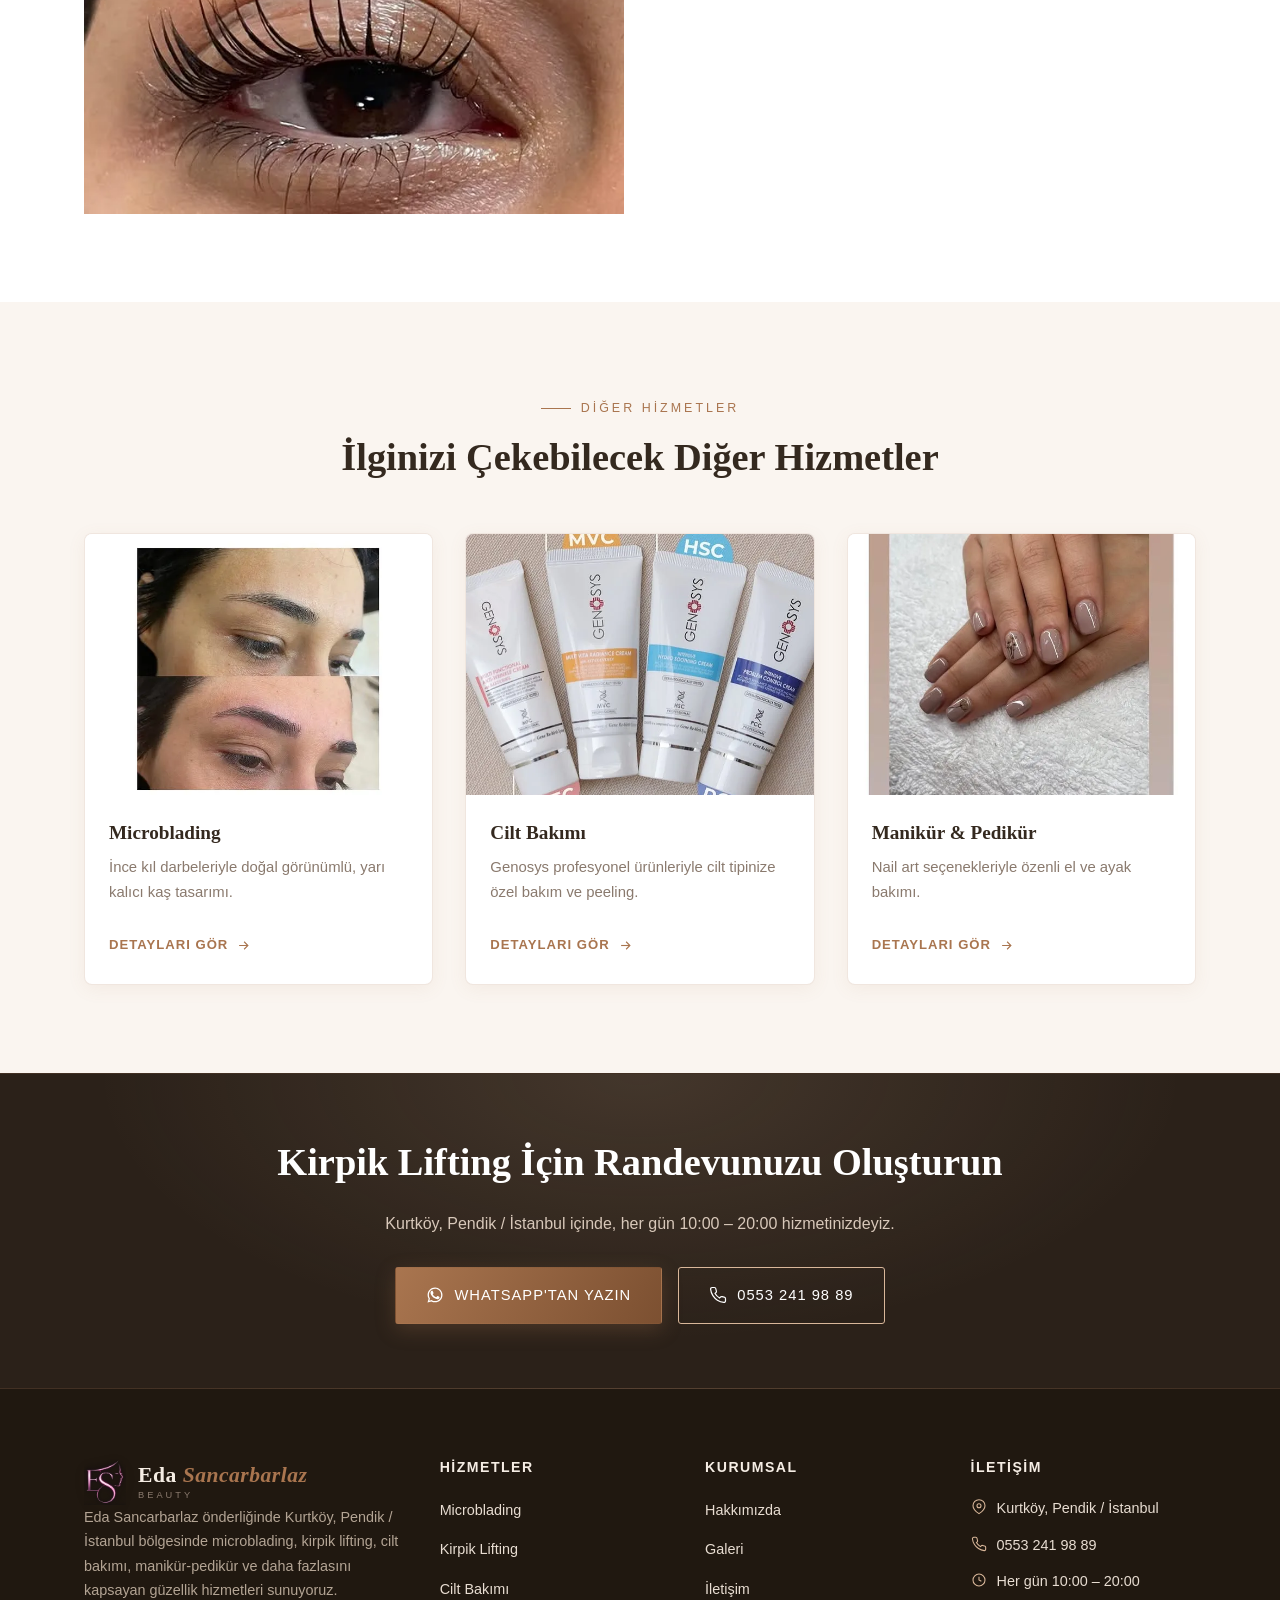
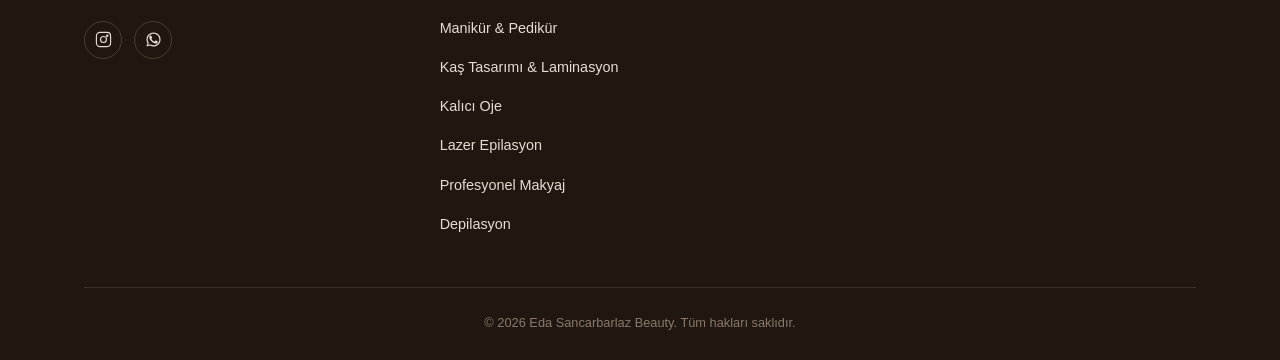
<file: hizmetler/kirpik-lifting.html>
﻿<!DOCTYPE html>
<html lang="tr">
<head>
<meta charset="UTF-8">
<meta name="viewport" content="width=device-width, initial-scale=1.0">
<title>Kirpik Lifting (Lash Lift) | Kurtköy, Pendik | Eda Sancarbarlaz Beauty</title>
<meta name="description" content="Kurtköy'de kirpik lifting (lash lift) uygulaması. Kendi kirpiklerinize doğal kıvrım ve hacim; maskarasız etkili bakışlar için Eda Sancarbarlaz Beauty.">
<link rel="canonical" href="https://www.edasancarbarlazbeauty.com/hizmetler.html">
<meta property="og:type" content="website">
<meta property="og:title" content="Kirpik Lifting (Lash Lift) | Kurtköy, Pendik | Eda Sancarbarlaz Beauty">
<meta property="og:description" content="Kurtköy'de kirpik lifting (lash lift) uygulaması. Kendi kirpiklerinize doğal kıvrım ve hacim; maskarasız etkili bakışlar için Eda Sancarbarlaz Beauty.">
<meta property="og:locale" content="tr_TR">
<meta property="og:site_name" content="Eda Sancarbarlaz Beauty">
<meta name="robots" content="index, follow">
<link rel="icon" href="../assets/img/favicon.png" type="image/png">
<link rel="preconnect" href="https://fonts.googleapis.com">
<link rel="preconnect" href="https://fonts.gstatic.com" crossorigin="">
<link href="../css2?family=Playfair+Display:wght@600;700&amp;family=Jost:wght@300;400;500;600&amp;display=swap" rel="stylesheet">
<link rel="stylesheet" href="../assets/css/style.css">

<script type="application/ld+json">
{
  "@context": "https://schema.org",
  "@type": "Service",
  "serviceType": "Kirpik Lifting (Lash Lift)",
  "name": "Kirpik Lifting (Lash Lift)",
  "description": "Kurtköy'de kirpik lifting (lash lift) uygulaması. Kendi kirpiklerinize doğal kıvrım ve hacim; maskarasız etkili bakışlar için Eda Sancarbarlaz Beauty.",
  "areaServed": "Kurtköy, Pendik / İstanbul",
  "provider": { "@type": "BeautySalon", "name": "Eda Sancarbarlaz Beauty", "telephone": "+905532419889" }
}
</script>
</head>
<body>
<header class="site-header">
  <div class="container header-inner">
    <a href="../index.html" class="logo"><picture><source srcset="../assets/img/logo-icon.webp" type="image/webp"><img src="../assets/img/logo-icon.png" alt="Eda Sancarbarlaz Beauty logo" class="logo-icon"></picture><span class="logo-text">Eda <span>Sancarbarlaz</span><small>Beauty</small></span></a>
    <nav class="main-nav"><ul><li><a class="" href="../index.html">Ana Sayfa</a></li><li><a class="active" href="../hizmetler.html">Hizmetler</a></li><li><a class="" href="../hakkimizda.html">Hakkımızda</a></li><li><a class="" href="../galeri.html">Galeri</a></li><li><a class="" href="../iletisim.html">İletişim</a></li></ul></nav>
    <div class="header-actions">
      <div class="header-phone"><svg viewbox="0 0 24 24" fill="none" stroke="currentColor" stroke-width="1.6"><path d="M22 16.92v3a2 2 0 0 1-2.18 2 19.79 19.79 0 0 1-8.63-3.07 19.5 19.5 0 0 1-6-6 19.79 19.79 0 0 1-3.07-8.67A2 2 0 0 1 4.11 2h3a2 2 0 0 1 2 1.72c.127.96.361 1.903.7 2.81a2 2 0 0 1-.45 2.11L8.09 9.91a16 16 0 0 0 6 6l1.27-1.27a2 2 0 0 1 2.11-.45c.907.339 1.85.573 2.81.7A2 2 0 0 1 22 16.92z"></path></svg><a href="tel:+905532419889">0553 241 98 89</a></div>
      <a class="btn btn-gold" href="https://wa.me/905532419889" target="_blank" rel="noopener"><svg viewbox="0 0 24 24" fill="currentColor"><path d="M17.472 14.382c-.297-.149-1.758-.867-2.03-.967-.273-.099-.471-.148-.67.15-.197.297-.767.966-.94 1.164-.173.199-.347.223-.644.075-.297-.15-1.255-.463-2.39-1.475-.883-.788-1.48-1.761-1.653-2.059-.173-.297-.018-.458.13-.606.134-.133.298-.347.446-.52.149-.174.198-.298.298-.497.099-.198.05-.371-.025-.52-.075-.149-.669-1.612-.916-2.207-.242-.579-.487-.5-.669-.51-.173-.008-.371-.01-.57-.01-.198 0-.52.074-.792.372-.272.297-1.04 1.016-1.04 2.479 0 1.462 1.065 2.875 1.213 3.074.149.198 2.096 3.2 5.077 4.487.709.306 1.262.489 1.694.625.712.227 1.36.195 1.871.118.571-.085 1.758-.719 2.006-1.413.248-.694.248-1.289.173-1.413-.074-.124-.272-.198-.57-.347z"></path><path d="M12.04 2C6.58 2 2.13 6.45 2.13 11.91c0 1.85.5 3.58 1.36 5.07L2 22l5.2-1.44a9.94 9.94 0 0 0 4.84 1.23h.01c5.46 0 9.91-4.45 9.91-9.91 0-2.65-1.03-5.14-2.9-7.01A9.87 9.87 0 0 0 12.04 2zm0 18.1h-.01a8.2 8.2 0 0 1-4.18-1.14l-.3-.18-3.09.85.83-3.01-.2-.31a8.18 8.18 0 0 1-1.26-4.4c0-4.52 3.68-8.2 8.21-8.2 2.19 0 4.25.86 5.8 2.41a8.15 8.15 0 0 1 2.4 5.8c0 4.53-3.68 8.18-8.2 8.18z"></path></svg>Randevu Al</a>
      <button class="nav-toggle" aria-label="Menü"><span></span><span></span><span></span></button>
    </div>
  </div>
</header>

<section class="hero hero-page">
  <div class="container hero-content">
    <div class="breadcrumb"><a href="../index.html">Ana Sayfa</a><span class="sep">/</span><a href="../hizmetler.html">Hizmetler</a><span class="sep">/</span><span>Kirpik Lifting</span></div>
    <h1>Kirpik Lifting (Lash Lift)</h1>
    <p class="lead">Kendi kirpiklerinize doğal kıvrım ve hacim kazandıran bakım.</p>
    <div class="hero-cta">
      <a class="btn btn-gold" href="https://wa.me/905532419889" target="_blank" rel="noopener"><svg viewbox="0 0 24 24" fill="currentColor"><path d="M17.472 14.382c-.297-.149-1.758-.867-2.03-.967-.273-.099-.471-.148-.67.15-.197.297-.767.966-.94 1.164-.173.199-.347.223-.644.075-.297-.15-1.255-.463-2.39-1.475-.883-.788-1.48-1.761-1.653-2.059-.173-.297-.018-.458.13-.606.134-.133.298-.347.446-.52.149-.174.198-.298.298-.497.099-.198.05-.371-.025-.52-.075-.149-.669-1.612-.916-2.207-.242-.579-.487-.5-.669-.51-.173-.008-.371-.01-.57-.01-.198 0-.52.074-.792.372-.272.297-1.04 1.016-1.04 2.479 0 1.462 1.065 2.875 1.213 3.074.149.198 2.096 3.2 5.077 4.487.709.306 1.262.489 1.694.625.712.227 1.36.195 1.871.118.571-.085 1.758-.719 2.006-1.413.248-.694.248-1.289.173-1.413-.074-.124-.272-.198-.57-.347z"></path><path d="M12.04 2C6.58 2 2.13 6.45 2.13 11.91c0 1.85.5 3.58 1.36 5.07L2 22l5.2-1.44a9.94 9.94 0 0 0 4.84 1.23h.01c5.46 0 9.91-4.45 9.91-9.91 0-2.65-1.03-5.14-2.9-7.01A9.87 9.87 0 0 0 12.04 2zm0 18.1h-.01a8.2 8.2 0 0 1-4.18-1.14l-.3-.18-3.09.85.83-3.01-.2-.31a8.18 8.18 0 0 1-1.26-4.4c0-4.52 3.68-8.2 8.21-8.2 2.19 0 4.25.86 5.8 2.41a8.15 8.15 0 0 1 2.4 5.8c0 4.53-3.68 8.18-8.2 8.18z"></path></svg>Randevu Al</a>
    </div>
  </div>
</section>

<section class="section">
  <div class="container split">
    <div>
      <div class="eyebrow">HİZMET DETAYI</div>
      <h2>Kirpik Lifting Nedir?</h2>
      <p>Kirpik lifting, kirpik eklentisi yapılmadan kendi kirpiklerinize kök diplerinden itibaren doğal bir kıvrım kazandıran bir bakım uygulamasıdır. Özellikle düz ve içe dönük kirpikler için gözleri belirginleştiren, bakışları uyandıran bir etki yaratır.</p><p>Silikon pedler yardımıyla kirpikler nazikçe şekillendirilir, keratin içerikli bakım solüsyonları ile beslenir. İstenirse aynı seansta kirpik boyama da eklenerek etki güçlendirilebilir.</p>
      <a class="btn btn-primary" href="https://wa.me/905532419889" target="_blank" rel="noopener"><svg viewbox="0 0 24 24" fill="currentColor"><path d="M17.472 14.382c-.297-.149-1.758-.867-2.03-.967-.273-.099-.471-.148-.67.15-.197.297-.767.966-.94 1.164-.173.199-.347.223-.644.075-.297-.15-1.255-.463-2.39-1.475-.883-.788-1.48-1.761-1.653-2.059-.173-.297-.018-.458.13-.606.134-.133.298-.347.446-.52.149-.174.198-.298.298-.497.099-.198.05-.371-.025-.52-.075-.149-.669-1.612-.916-2.207-.242-.579-.487-.5-.669-.51-.173-.008-.371-.01-.57-.01-.198 0-.52.074-.792.372-.272.297-1.04 1.016-1.04 2.479 0 1.462 1.065 2.875 1.213 3.074.149.198 2.096 3.2 5.077 4.487.709.306 1.262.489 1.694.625.712.227 1.36.195 1.871.118.571-.085 1.758-.719 2.006-1.413.248-.694.248-1.289.173-1.413-.074-.124-.272-.198-.57-.347z"></path><path d="M12.04 2C6.58 2 2.13 6.45 2.13 11.91c0 1.85.5 3.58 1.36 5.07L2 22l5.2-1.44a9.94 9.94 0 0 0 4.84 1.23h.01c5.46 0 9.91-4.45 9.91-9.91 0-2.65-1.03-5.14-2.9-7.01A9.87 9.87 0 0 0 12.04 2zm0 18.1h-.01a8.2 8.2 0 0 1-4.18-1.14l-.3-.18-3.09.85.83-3.01-.2-.31a8.18 8.18 0 0 1-1.26-4.4c0-4.52 3.68-8.2 8.21-8.2 2.19 0 4.25.86 5.8 2.41a8.15 8.15 0 0 1 2.4 5.8c0 4.53-3.68 8.18-8.2 8.18z"></path></svg>Hemen Randevu Alın</a>
    </div>
    <div><picture><source srcset="../assets/img/kirpik-lifting-oncesi-sonrasi.webp" type="image/webp"><img src="../assets/img/kirpik-lifting-oncesi-sonrasi.jpg" alt="Kirpik Lifting (Lash Lift)" class="" loading="eager"></picture></div>
  </div>
</section>

<section class="section alt">
  <div class="container">
    <div class="section-head">
      <div class="eyebrow" style="justify-content:center">AVANTAJLAR</div>
      <h2>Neden Kirpik Lifting?</h2>
    </div>
    <ul class="feature-list"><li><span class="num">01</span><div><h4>Ekstansiyon Değil, Bakım</h4><p>Kendi kirpikleriniz güçlenir ve şekillenir; yapay kirpik yapıştırma işlemi değildir.</p></div></li><li><span class="num">02</span><div><h4>Maskarasız Etkili Bakış</h4><p>Kıvrım sayesinde maskara sürmeden bile belirgin ve uyanık bir göz ifadesi elde edilir.</p></div></li><li><span class="num">03</span><div><h4>6-8 Hafta Kalıcı</h4><p>Doğal kirpik dökülme döngüsüne bağlı olarak haftalarca etkisini korur.</p></div></li><li><span class="num">04</span><div><h4>Suya & Spora Dayanıklı</h4><p>Uygulama sonrası günlük hayatınızı, sporunuzu ve deniz tatilinizi rahatça sürdürebilirsiniz.</p></div></li></ul>
  </div>
</section>

<section class="section">
  <div class="container">
    <div class="section-head">
      <div class="eyebrow" style="justify-content:center">SÜREÇ</div>
      <h2>Uygulama Nasıl İlerliyor?</h2>
    </div>
    <ul class="feature-list"><li><span class="num">01</span><div><h4>Kirpik Analizi</h4><p>Kirpik yapınıza uygun silikon ped boyutu ve kıvrım derecesi belirlenir.</p></div></li><li><span class="num">02</span><div><h4>Şekillendirme</h4><p>Kirpikler silikon ped üzerinde nazikçe düzenlenir ve sabitlenir.</p></div></li><li><span class="num">03</span><div><h4>Keratin Bakım Solüsyonu</h4><p>Kıvrımı sabitleyen ve kirpikleri besleyen ürünler sırasıyla uygulanır.</p></div></li><li><span class="num">04</span><div><h4>Boyama & Nemlendirme</h4><p>İsteğe bağlı boyama yapılır, işlem nemlendirici bakımla tamamlanır.</p></div></li></ul>
  </div>
</section>

<section class="section">
  <div class="container">
    <div class="section-head">
      <div class="eyebrow" style="justify-content:center">ÖRNEK ÇALIŞMALAR</div>
      <h2>Kirpik Lifting Örnekleri</h2>
    </div>
    <div class="grid grid-2"><div><picture><source srcset="../assets/img/kirpik-lifting-oncesi-sonrasi.webp" type="image/webp"><img src="../assets/img/kirpik-lifting-oncesi-sonrasi.jpg" alt="Kirpik Lifting (Lash Lift)" class="" loading="eager"></picture></div></div>
  </div>
</section>

<section class="section alt">
  <div class="container">
    <div class="section-head">
      <div class="eyebrow" style="justify-content:center">DİĞER HİZMETLER</div>
      <h2>İlginizi Çekebilecek Diğer Hizmetler</h2>
    </div>
    <div class="grid grid-3"><a class="service-card" href="microblading.html">
          <div class="img-wrap"><picture><source srcset="../assets/img/microblading-oncesi-sonrasi.webp" type="image/webp"><img src="../assets/img/microblading-oncesi-sonrasi.jpg" alt="Microblading (Kaş Kalıcı Makyaj)" class="" loading="eager"></picture></div>
          <div class="card-body">
            <h3>Microblading</h3>
            <p>İnce kıl darbeleriyle doğal görünümlü, yarı kalıcı kaş tasarımı.</p>
            <span class="card-link">Detayları Gör <svg viewbox="0 0 24 24" fill="none" stroke="currentColor" stroke-width="1.8"><path d="M5 12h14"></path><path d="m13 6 6 6-6 6"></path></svg></span>
          </div>
        </a><a class="service-card" href="cilt-bakimi.html">
          <div class="img-wrap"><picture><source srcset="../assets/img/genosys-profesyonel-cilt-bakim-urunleri.webp" type="image/webp"><img src="../assets/img/genosys-profesyonel-cilt-bakim-urunleri.jpg" alt="Cilt Bakımı (Genosys Profesyonel Bakım)" class="" loading="eager"></picture></div>
          <div class="card-body">
            <h3>Cilt Bakımı</h3>
            <p>Genosys profesyonel ürünleriyle cilt tipinize özel bakım ve peeling.</p>
            <span class="card-link">Detayları Gör <svg viewbox="0 0 24 24" fill="none" stroke="currentColor" stroke-width="1.8"><path d="M5 12h14"></path><path d="m13 6 6 6-6 6"></path></svg></span>
          </div>
        </a><a class="service-card" href="manikur-pedikur.html">
          <div class="img-wrap"><picture><source srcset="../assets/img/manikur-mor-cicek-tasarim.webp" type="image/webp"><img src="../assets/img/manikur-mor-cicek-tasarim.jpg" alt="Manikür & Pedikür" class="" loading="eager"></picture></div>
          <div class="card-body">
            <h3>Manikür & Pedikür</h3>
            <p>Nail art seçenekleriyle özenli el ve ayak bakımı.</p>
            <span class="card-link">Detayları Gör <svg viewbox="0 0 24 24" fill="none" stroke="currentColor" stroke-width="1.8"><path d="M5 12h14"></path><path d="m13 6 6 6-6 6"></path></svg></span>
          </div>
        </a></div>
  </div>
</section>

<section class="cta-band">
  <div class="container">
    <h2>Kirpik Lifting İçin Randevunuzu Oluşturun</h2>
    <p>Kurtköy, Pendik / İstanbul içinde, her gün 10:00 – 20:00 hizmetinizdeyiz.</p>
    <div class="hero-cta">
      <a class="btn btn-gold" href="https://wa.me/905532419889" target="_blank" rel="noopener"><svg viewbox="0 0 24 24" fill="currentColor"><path d="M17.472 14.382c-.297-.149-1.758-.867-2.03-.967-.273-.099-.471-.148-.67.15-.197.297-.767.966-.94 1.164-.173.199-.347.223-.644.075-.297-.15-1.255-.463-2.39-1.475-.883-.788-1.48-1.761-1.653-2.059-.173-.297-.018-.458.13-.606.134-.133.298-.347.446-.52.149-.174.198-.298.298-.497.099-.198.05-.371-.025-.52-.075-.149-.669-1.612-.916-2.207-.242-.579-.487-.5-.669-.51-.173-.008-.371-.01-.57-.01-.198 0-.52.074-.792.372-.272.297-1.04 1.016-1.04 2.479 0 1.462 1.065 2.875 1.213 3.074.149.198 2.096 3.2 5.077 4.487.709.306 1.262.489 1.694.625.712.227 1.36.195 1.871.118.571-.085 1.758-.719 2.006-1.413.248-.694.248-1.289.173-1.413-.074-.124-.272-.198-.57-.347z"></path><path d="M12.04 2C6.58 2 2.13 6.45 2.13 11.91c0 1.85.5 3.58 1.36 5.07L2 22l5.2-1.44a9.94 9.94 0 0 0 4.84 1.23h.01c5.46 0 9.91-4.45 9.91-9.91 0-2.65-1.03-5.14-2.9-7.01A9.87 9.87 0 0 0 12.04 2zm0 18.1h-.01a8.2 8.2 0 0 1-4.18-1.14l-.3-.18-3.09.85.83-3.01-.2-.31a8.18 8.18 0 0 1-1.26-4.4c0-4.52 3.68-8.2 8.21-8.2 2.19 0 4.25.86 5.8 2.41a8.15 8.15 0 0 1 2.4 5.8c0 4.53-3.68 8.18-8.2 8.18z"></path></svg>WhatsApp'tan Yazın</a>
      <a class="btn btn-outline on-dark" href="tel:+905532419889"><svg viewbox="0 0 24 24" fill="none" stroke="currentColor" stroke-width="1.6"><path d="M22 16.92v3a2 2 0 0 1-2.18 2 19.79 19.79 0 0 1-8.63-3.07 19.5 19.5 0 0 1-6-6 19.79 19.79 0 0 1-3.07-8.67A2 2 0 0 1 4.11 2h3a2 2 0 0 1 2 1.72c.127.96.361 1.903.7 2.81a2 2 0 0 1-.45 2.11L8.09 9.91a16 16 0 0 0 6 6l1.27-1.27a2 2 0 0 1 2.11-.45c.907.339 1.85.573 2.81.7A2 2 0 0 1 22 16.92z"></path></svg>0553 241 98 89</a>
    </div>
  </div>
</section>

<footer class="site-footer">
  <div class="container">
    <div class="footer-grid">
      <div>
        <a href="../index.html" class="logo"><picture><source srcset="../assets/img/logo-icon.webp" type="image/webp"><img src="../assets/img/logo-icon.png" alt="Eda Sancarbarlaz Beauty logo" class="logo-icon"></picture><span class="logo-text">Eda <span>Sancarbarlaz</span><small>Beauty</small></span></a>
        <p>Eda Sancarbarlaz önderliğinde Kurtköy, Pendik / İstanbul bölgesinde microblading, kirpik lifting, cilt bakımı, manikür-pedikür ve daha fazlasını kapsayan güzellik hizmetleri sunuyoruz.</p>
        <div class="footer-social">
          <a href="https://www.instagram.com/edaguzellikmakeup" target="_blank" rel="noopener" aria-label="Instagram"><svg viewbox="0 0 24 24" fill="none" stroke="currentColor" stroke-width="1.6"><rect x="2" y="2" width="20" height="20" rx="5"></rect><circle cx="12" cy="12" r="4.2"></circle><circle cx="17.3" cy="6.7" r="1"></circle></svg></a>
          <a href="https://wa.me/905532419889" target="_blank" rel="noopener" aria-label="WhatsApp"><svg viewbox="0 0 24 24" fill="currentColor"><path d="M17.472 14.382c-.297-.149-1.758-.867-2.03-.967-.273-.099-.471-.148-.67.15-.197.297-.767.966-.94 1.164-.173.199-.347.223-.644.075-.297-.15-1.255-.463-2.39-1.475-.883-.788-1.48-1.761-1.653-2.059-.173-.297-.018-.458.13-.606.134-.133.298-.347.446-.52.149-.174.198-.298.298-.497.099-.198.05-.371-.025-.52-.075-.149-.669-1.612-.916-2.207-.242-.579-.487-.5-.669-.51-.173-.008-.371-.01-.57-.01-.198 0-.52.074-.792.372-.272.297-1.04 1.016-1.04 2.479 0 1.462 1.065 2.875 1.213 3.074.149.198 2.096 3.2 5.077 4.487.709.306 1.262.489 1.694.625.712.227 1.36.195 1.871.118.571-.085 1.758-.719 2.006-1.413.248-.694.248-1.289.173-1.413-.074-.124-.272-.198-.57-.347z"></path><path d="M12.04 2C6.58 2 2.13 6.45 2.13 11.91c0 1.85.5 3.58 1.36 5.07L2 22l5.2-1.44a9.94 9.94 0 0 0 4.84 1.23h.01c5.46 0 9.91-4.45 9.91-9.91 0-2.65-1.03-5.14-2.9-7.01A9.87 9.87 0 0 0 12.04 2zm0 18.1h-.01a8.2 8.2 0 0 1-4.18-1.14l-.3-.18-3.09.85.83-3.01-.2-.31a8.18 8.18 0 0 1-1.26-4.4c0-4.52 3.68-8.2 8.21-8.2 2.19 0 4.25.86 5.8 2.41a8.15 8.15 0 0 1 2.4 5.8c0 4.53-3.68 8.18-8.2 8.18z"></path></svg></a>
        </div>
      </div>
      <div>
        <h4>Hizmetler</h4>
        <ul class="footer-links"><li><a href="microblading.html">Microblading</a></li><li><a href="kirpik-lifting.html">Kirpik Lifting</a></li><li><a href="cilt-bakimi.html">Cilt Bakımı</a></li><li><a href="manikur-pedikur.html">Manikür & Pedikür</a></li><li><a href="kas-tasarimi.html">Kaş Tasarımı & Laminasyon</a></li><li><a href="kalici-oje.html">Kalıcı Oje</a></li><li><a href="lazer-epilasyon.html">Lazer Epilasyon</a></li><li><a href="profesyonel-makyaj.html">Profesyonel Makyaj</a></li><li><a href="depilasyon.html">Depilasyon</a></li></ul>
      </div>
      <div>
        <h4>Kurumsal</h4>
        <ul class="footer-links">
          <li><a href="../hakkimizda.html">Hakkımızda</a></li>
          <li><a href="../galeri.html">Galeri</a></li>
          <li><a href="../iletisim.html">İletişim</a></li>
        </ul>
      </div>
      <div>
        <h4>İletişim</h4>
        <ul class="footer-links footer-contact">
          <li><svg viewbox="0 0 24 24" fill="none" stroke="currentColor" stroke-width="1.6"><path d="M21 10c0 6-9 12-9 12s-9-6-9-12a9 9 0 1 1 18 0z"></path><circle cx="12" cy="10" r="3"></circle></svg> <span>Kurtköy, Pendik / İstanbul</span></li>
          <li><svg viewbox="0 0 24 24" fill="none" stroke="currentColor" stroke-width="1.6"><path d="M22 16.92v3a2 2 0 0 1-2.18 2 19.79 19.79 0 0 1-8.63-3.07 19.5 19.5 0 0 1-6-6 19.79 19.79 0 0 1-3.07-8.67A2 2 0 0 1 4.11 2h3a2 2 0 0 1 2 1.72c.127.96.361 1.903.7 2.81a2 2 0 0 1-.45 2.11L8.09 9.91a16 16 0 0 0 6 6l1.27-1.27a2 2 0 0 1 2.11-.45c.907.339 1.85.573 2.81.7A2 2 0 0 1 22 16.92z"></path></svg> <a href="tel:+905532419889">0553 241 98 89</a></li>
          <li><svg viewbox="0 0 24 24" fill="none" stroke="currentColor" stroke-width="1.6"><circle cx="12" cy="12" r="9"></circle><path d="M12 7v5l3.5 2"></path></svg> <span>Her gün 10:00 – 20:00</span></li>
        </ul>
      </div>
    </div>
    <div class="footer-bottom">
      &copy; <span id="year"></span> Eda Sancarbarlaz Beauty. Tüm hakları saklıdır.
    </div>
  </div>
</footer>
<a href="https://wa.me/905532419889" target="_blank" rel="noopener" class="wa-float" aria-label="WhatsApp'tan yaz"><svg viewbox="0 0 24 24" fill="currentColor"><path d="M17.472 14.382c-.297-.149-1.758-.867-2.03-.967-.273-.099-.471-.148-.67.15-.197.297-.767.966-.94 1.164-.173.199-.347.223-.644.075-.297-.15-1.255-.463-2.39-1.475-.883-.788-1.48-1.761-1.653-2.059-.173-.297-.018-.458.13-.606.134-.133.298-.347.446-.52.149-.174.198-.298.298-.497.099-.198.05-.371-.025-.52-.075-.149-.669-1.612-.916-2.207-.242-.579-.487-.5-.669-.51-.173-.008-.371-.01-.57-.01-.198 0-.52.074-.792.372-.272.297-1.04 1.016-1.04 2.479 0 1.462 1.065 2.875 1.213 3.074.149.198 2.096 3.2 5.077 4.487.709.306 1.262.489 1.694.625.712.227 1.36.195 1.871.118.571-.085 1.758-.719 2.006-1.413.248-.694.248-1.289.173-1.413-.074-.124-.272-.198-.57-.347z"></path><path d="M12.04 2C6.58 2 2.13 6.45 2.13 11.91c0 1.85.5 3.58 1.36 5.07L2 22l5.2-1.44a9.94 9.94 0 0 0 4.84 1.23h.01c5.46 0 9.91-4.45 9.91-9.91 0-2.65-1.03-5.14-2.9-7.01A9.87 9.87 0 0 0 12.04 2zm0 18.1h-.01a8.2 8.2 0 0 1-4.18-1.14l-.3-.18-3.09.85.83-3.01-.2-.31a8.18 8.18 0 0 1-1.26-4.4c0-4.52 3.68-8.2 8.21-8.2 2.19 0 4.25.86 5.8 2.41a8.15 8.15 0 0 1 2.4 5.8c0 4.53-3.68 8.18-8.2 8.18z"></path></svg></a>
<script>document.getElementById('year').textContent = new Date().getFullYear();</script>
<script src="../assets/js/main.js"></script>

</body>
</html>
</file>
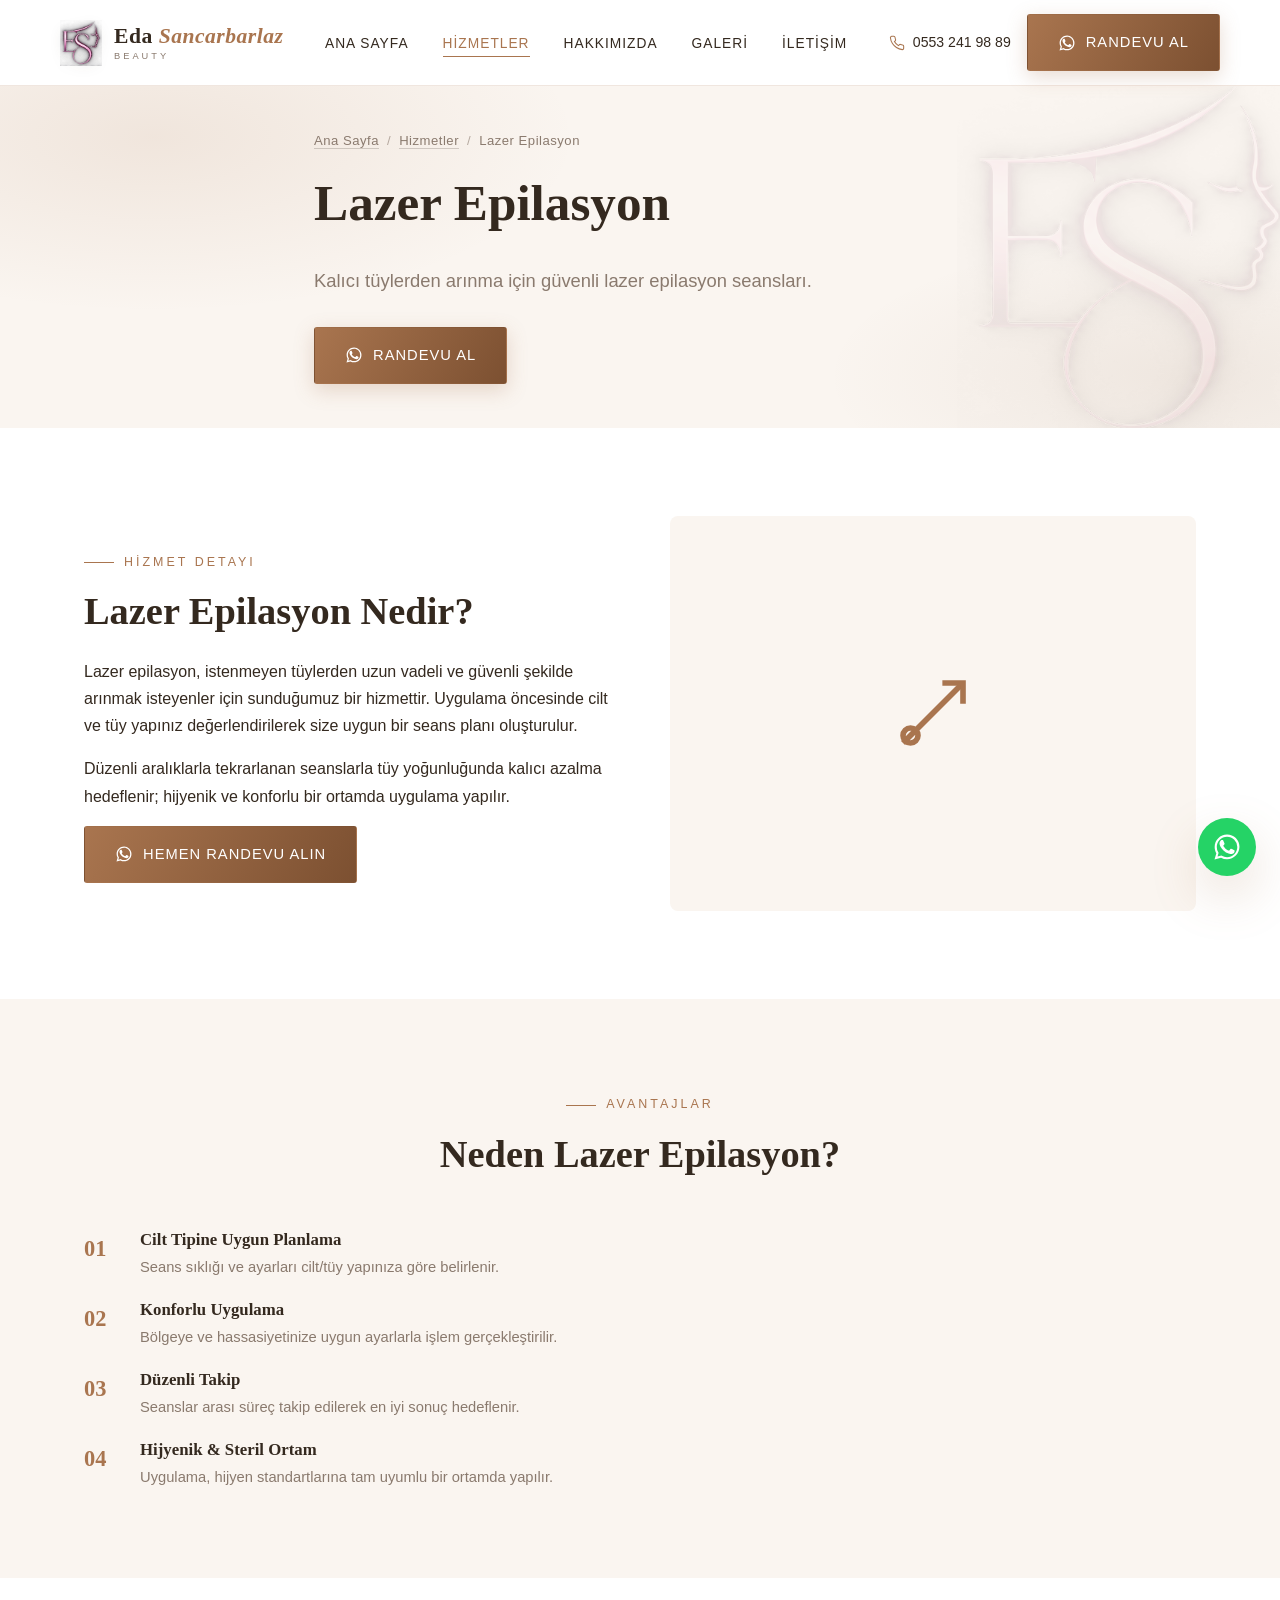
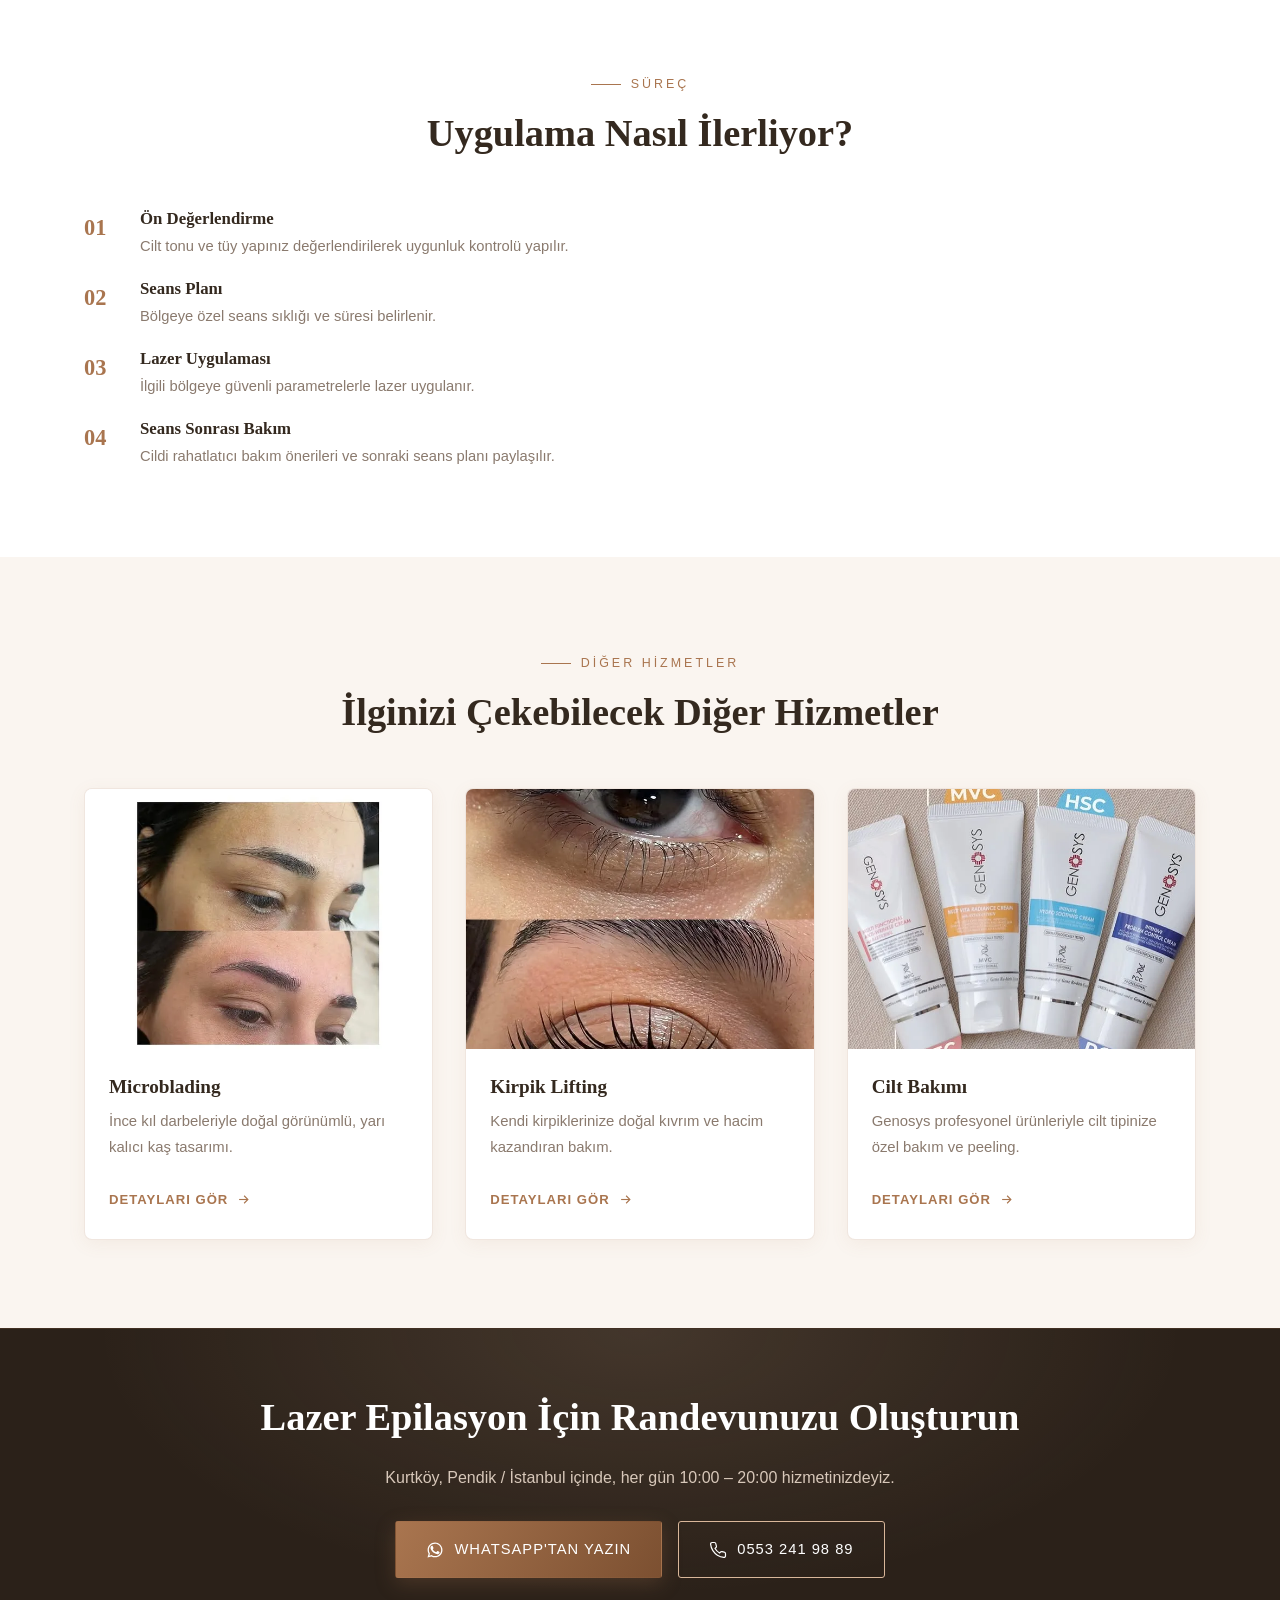
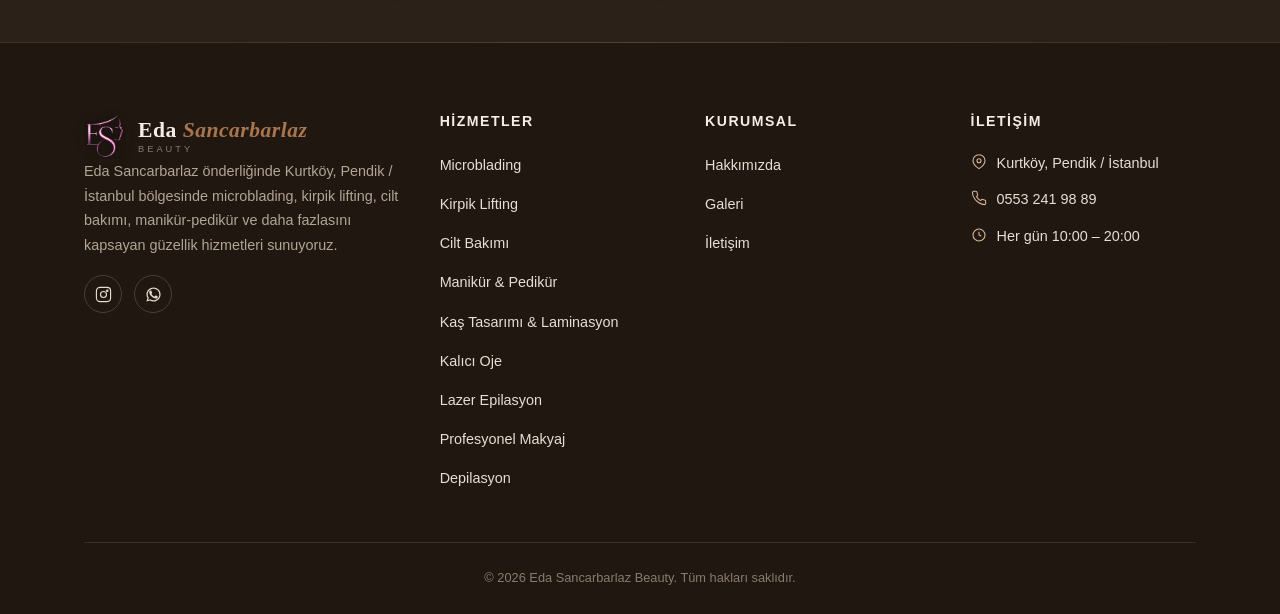
<file: hizmetler/lazer-epilasyon.html>
﻿<!DOCTYPE html>
<html lang="tr">
<head>
<meta charset="UTF-8">
<meta name="viewport" content="width=device-width, initial-scale=1.0">
<title>Lazer Epilasyon | Kurtköy, Pendik | Eda Sancarbarlaz Beauty</title>
<meta name="description" content="Kurtköy'de lazer epilasyon hizmeti. Cilt tipinize uygun, güvenli ve konforlu seanslarla kalıcı tüy azaltma için Eda Sancarbarlaz Beauty.">
<link rel="canonical" href="https://www.edasancarbarlazbeauty.com/hizmetler.html">
<meta property="og:type" content="website">
<meta property="og:title" content="Lazer Epilasyon | Kurtköy, Pendik | Eda Sancarbarlaz Beauty">
<meta property="og:description" content="Kurtköy'de lazer epilasyon hizmeti. Cilt tipinize uygun, güvenli ve konforlu seanslarla kalıcı tüy azaltma için Eda Sancarbarlaz Beauty.">
<meta property="og:locale" content="tr_TR">
<meta property="og:site_name" content="Eda Sancarbarlaz Beauty">
<meta name="robots" content="index, follow">
<link rel="icon" href="../assets/img/favicon.png" type="image/png">
<link rel="preconnect" href="https://fonts.googleapis.com">
<link rel="preconnect" href="https://fonts.gstatic.com" crossorigin="">
<link href="../css2?family=Playfair+Display:wght@600;700&amp;family=Jost:wght@300;400;500;600&amp;display=swap" rel="stylesheet">
<link rel="stylesheet" href="../assets/css/style.css">

<script type="application/ld+json">
{
  "@context": "https://schema.org",
  "@type": "Service",
  "serviceType": "Lazer Epilasyon",
  "name": "Lazer Epilasyon",
  "description": "Kurtköy'de lazer epilasyon hizmeti. Cilt tipinize uygun, güvenli ve konforlu seanslarla kalıcı tüy azaltma için Eda Sancarbarlaz Beauty.",
  "areaServed": "Kurtköy, Pendik / İstanbul",
  "provider": { "@type": "BeautySalon", "name": "Eda Sancarbarlaz Beauty", "telephone": "+905532419889" }
}
</script>
</head>
<body>
<header class="site-header">
  <div class="container header-inner">
    <a href="../index.html" class="logo"><picture><source srcset="../assets/img/logo-icon.webp" type="image/webp"><img src="../assets/img/logo-icon.png" alt="Eda Sancarbarlaz Beauty logo" class="logo-icon"></picture><span class="logo-text">Eda <span>Sancarbarlaz</span><small>Beauty</small></span></a>
    <nav class="main-nav"><ul><li><a class="" href="../index.html">Ana Sayfa</a></li><li><a class="active" href="../hizmetler.html">Hizmetler</a></li><li><a class="" href="../hakkimizda.html">Hakkımızda</a></li><li><a class="" href="../galeri.html">Galeri</a></li><li><a class="" href="../iletisim.html">İletişim</a></li></ul></nav>
    <div class="header-actions">
      <div class="header-phone"><svg viewbox="0 0 24 24" fill="none" stroke="currentColor" stroke-width="1.6"><path d="M22 16.92v3a2 2 0 0 1-2.18 2 19.79 19.79 0 0 1-8.63-3.07 19.5 19.5 0 0 1-6-6 19.79 19.79 0 0 1-3.07-8.67A2 2 0 0 1 4.11 2h3a2 2 0 0 1 2 1.72c.127.96.361 1.903.7 2.81a2 2 0 0 1-.45 2.11L8.09 9.91a16 16 0 0 0 6 6l1.27-1.27a2 2 0 0 1 2.11-.45c.907.339 1.85.573 2.81.7A2 2 0 0 1 22 16.92z"></path></svg><a href="tel:+905532419889">0553 241 98 89</a></div>
      <a class="btn btn-gold" href="https://wa.me/905532419889" target="_blank" rel="noopener"><svg viewbox="0 0 24 24" fill="currentColor"><path d="M17.472 14.382c-.297-.149-1.758-.867-2.03-.967-.273-.099-.471-.148-.67.15-.197.297-.767.966-.94 1.164-.173.199-.347.223-.644.075-.297-.15-1.255-.463-2.39-1.475-.883-.788-1.48-1.761-1.653-2.059-.173-.297-.018-.458.13-.606.134-.133.298-.347.446-.52.149-.174.198-.298.298-.497.099-.198.05-.371-.025-.52-.075-.149-.669-1.612-.916-2.207-.242-.579-.487-.5-.669-.51-.173-.008-.371-.01-.57-.01-.198 0-.52.074-.792.372-.272.297-1.04 1.016-1.04 2.479 0 1.462 1.065 2.875 1.213 3.074.149.198 2.096 3.2 5.077 4.487.709.306 1.262.489 1.694.625.712.227 1.36.195 1.871.118.571-.085 1.758-.719 2.006-1.413.248-.694.248-1.289.173-1.413-.074-.124-.272-.198-.57-.347z"></path><path d="M12.04 2C6.58 2 2.13 6.45 2.13 11.91c0 1.85.5 3.58 1.36 5.07L2 22l5.2-1.44a9.94 9.94 0 0 0 4.84 1.23h.01c5.46 0 9.91-4.45 9.91-9.91 0-2.65-1.03-5.14-2.9-7.01A9.87 9.87 0 0 0 12.04 2zm0 18.1h-.01a8.2 8.2 0 0 1-4.18-1.14l-.3-.18-3.09.85.83-3.01-.2-.31a8.18 8.18 0 0 1-1.26-4.4c0-4.52 3.68-8.2 8.21-8.2 2.19 0 4.25.86 5.8 2.41a8.15 8.15 0 0 1 2.4 5.8c0 4.53-3.68 8.18-8.2 8.18z"></path></svg>Randevu Al</a>
      <button class="nav-toggle" aria-label="Menü"><span></span><span></span><span></span></button>
    </div>
  </div>
</header>

<section class="hero hero-page">
  <div class="container hero-content">
    <div class="breadcrumb"><a href="../index.html">Ana Sayfa</a><span class="sep">/</span><a href="../hizmetler.html">Hizmetler</a><span class="sep">/</span><span>Lazer Epilasyon</span></div>
    <h1>Lazer Epilasyon</h1>
    <p class="lead">Kalıcı tüylerden arınma için güvenli lazer epilasyon seansları.</p>
    <div class="hero-cta">
      <a class="btn btn-gold" href="https://wa.me/905532419889" target="_blank" rel="noopener"><svg viewbox="0 0 24 24" fill="currentColor"><path d="M17.472 14.382c-.297-.149-1.758-.867-2.03-.967-.273-.099-.471-.148-.67.15-.197.297-.767.966-.94 1.164-.173.199-.347.223-.644.075-.297-.15-1.255-.463-2.39-1.475-.883-.788-1.48-1.761-1.653-2.059-.173-.297-.018-.458.13-.606.134-.133.298-.347.446-.52.149-.174.198-.298.298-.497.099-.198.05-.371-.025-.52-.075-.149-.669-1.612-.916-2.207-.242-.579-.487-.5-.669-.51-.173-.008-.371-.01-.57-.01-.198 0-.52.074-.792.372-.272.297-1.04 1.016-1.04 2.479 0 1.462 1.065 2.875 1.213 3.074.149.198 2.096 3.2 5.077 4.487.709.306 1.262.489 1.694.625.712.227 1.36.195 1.871.118.571-.085 1.758-.719 2.006-1.413.248-.694.248-1.289.173-1.413-.074-.124-.272-.198-.57-.347z"></path><path d="M12.04 2C6.58 2 2.13 6.45 2.13 11.91c0 1.85.5 3.58 1.36 5.07L2 22l5.2-1.44a9.94 9.94 0 0 0 4.84 1.23h.01c5.46 0 9.91-4.45 9.91-9.91 0-2.65-1.03-5.14-2.9-7.01A9.87 9.87 0 0 0 12.04 2zm0 18.1h-.01a8.2 8.2 0 0 1-4.18-1.14l-.3-.18-3.09.85.83-3.01-.2-.31a8.18 8.18 0 0 1-1.26-4.4c0-4.52 3.68-8.2 8.21-8.2 2.19 0 4.25.86 5.8 2.41a8.15 8.15 0 0 1 2.4 5.8c0 4.53-3.68 8.18-8.2 8.18z"></path></svg>Randevu Al</a>
    </div>
  </div>
</section>

<section class="section">
  <div class="container split">
    <div>
      <div class="eyebrow">HİZMET DETAYI</div>
      <h2>Lazer Epilasyon Nedir?</h2>
      <p>Lazer epilasyon, istenmeyen tüylerden uzun vadeli ve güvenli şekilde arınmak isteyenler için sunduğumuz bir hizmettir. Uygulama öncesinde cilt ve tüy yapınız değerlendirilerek size uygun bir seans planı oluşturulur.</p><p>Düzenli aralıklarla tekrarlanan seanslarla tüy yoğunluğunda kalıcı azalma hedeflenir; hijyenik ve konforlu bir ortamda uygulama yapılır.</p>
      <a class="btn btn-primary" href="https://wa.me/905532419889" target="_blank" rel="noopener"><svg viewbox="0 0 24 24" fill="currentColor"><path d="M17.472 14.382c-.297-.149-1.758-.867-2.03-.967-.273-.099-.471-.148-.67.15-.197.297-.767.966-.94 1.164-.173.199-.347.223-.644.075-.297-.15-1.255-.463-2.39-1.475-.883-.788-1.48-1.761-1.653-2.059-.173-.297-.018-.458.13-.606.134-.133.298-.347.446-.52.149-.174.198-.298.298-.497.099-.198.05-.371-.025-.52-.075-.149-.669-1.612-.916-2.207-.242-.579-.487-.5-.669-.51-.173-.008-.371-.01-.57-.01-.198 0-.52.074-.792.372-.272.297-1.04 1.016-1.04 2.479 0 1.462 1.065 2.875 1.213 3.074.149.198 2.096 3.2 5.077 4.487.709.306 1.262.489 1.694.625.712.227 1.36.195 1.871.118.571-.085 1.758-.719 2.006-1.413.248-.694.248-1.289.173-1.413-.074-.124-.272-.198-.57-.347z"></path><path d="M12.04 2C6.58 2 2.13 6.45 2.13 11.91c0 1.85.5 3.58 1.36 5.07L2 22l5.2-1.44a9.94 9.94 0 0 0 4.84 1.23h.01c5.46 0 9.91-4.45 9.91-9.91 0-2.65-1.03-5.14-2.9-7.01A9.87 9.87 0 0 0 12.04 2zm0 18.1h-.01a8.2 8.2 0 0 1-4.18-1.14l-.3-.18-3.09.85.83-3.01-.2-.31a8.18 8.18 0 0 1-1.26-4.4c0-4.52 3.68-8.2 8.21-8.2 2.19 0 4.25.86 5.8 2.41a8.15 8.15 0 0 1 2.4 5.8c0 4.53-3.68 8.18-8.2 8.18z"></path></svg>Hemen Randevu Alın</a>
    </div>
    <div><div class="icon-wrap" style="aspect-ratio:4/3;display:flex;align-items:center;justify-content:center;background:var(--color-bg-alt);border-radius:var(--radius)"><span class="icon-display"><svg viewbox="0 0 24 24" fill="none" stroke="currentColor" stroke-width="1.5"><path d="M4 20 20 4"></path><path d="M14.5 4h5.5v5.5"></path><circle cx="6" cy="18" r="2"></circle></svg></span></div></div>
  </div>
</section>

<section class="section alt">
  <div class="container">
    <div class="section-head">
      <div class="eyebrow" style="justify-content:center">AVANTAJLAR</div>
      <h2>Neden Lazer Epilasyon?</h2>
    </div>
    <ul class="feature-list"><li><span class="num">01</span><div><h4>Cilt Tipine Uygun Planlama</h4><p>Seans sıklığı ve ayarları cilt/tüy yapınıza göre belirlenir.</p></div></li><li><span class="num">02</span><div><h4>Konforlu Uygulama</h4><p>Bölgeye ve hassasiyetinize uygun ayarlarla işlem gerçekleştirilir.</p></div></li><li><span class="num">03</span><div><h4>Düzenli Takip</h4><p>Seanslar arası süreç takip edilerek en iyi sonuç hedeflenir.</p></div></li><li><span class="num">04</span><div><h4>Hijyenik & Steril Ortam</h4><p>Uygulama, hijyen standartlarına tam uyumlu bir ortamda yapılır.</p></div></li></ul>
  </div>
</section>

<section class="section">
  <div class="container">
    <div class="section-head">
      <div class="eyebrow" style="justify-content:center">SÜREÇ</div>
      <h2>Uygulama Nasıl İlerliyor?</h2>
    </div>
    <ul class="feature-list"><li><span class="num">01</span><div><h4>Ön Değerlendirme</h4><p>Cilt tonu ve tüy yapınız değerlendirilerek uygunluk kontrolü yapılır.</p></div></li><li><span class="num">02</span><div><h4>Seans Planı</h4><p>Bölgeye özel seans sıklığı ve süresi belirlenir.</p></div></li><li><span class="num">03</span><div><h4>Lazer Uygulaması</h4><p>İlgili bölgeye güvenli parametrelerle lazer uygulanır.</p></div></li><li><span class="num">04</span><div><h4>Seans Sonrası Bakım</h4><p>Cildi rahatlatıcı bakım önerileri ve sonraki seans planı paylaşılır.</p></div></li></ul>
  </div>
</section>



<section class="section alt">
  <div class="container">
    <div class="section-head">
      <div class="eyebrow" style="justify-content:center">DİĞER HİZMETLER</div>
      <h2>İlginizi Çekebilecek Diğer Hizmetler</h2>
    </div>
    <div class="grid grid-3"><a class="service-card" href="microblading.html">
          <div class="img-wrap"><picture><source srcset="../assets/img/microblading-oncesi-sonrasi.webp" type="image/webp"><img src="../assets/img/microblading-oncesi-sonrasi.jpg" alt="Microblading (Kaş Kalıcı Makyaj)" class="" loading="eager"></picture></div>
          <div class="card-body">
            <h3>Microblading</h3>
            <p>İnce kıl darbeleriyle doğal görünümlü, yarı kalıcı kaş tasarımı.</p>
            <span class="card-link">Detayları Gör <svg viewbox="0 0 24 24" fill="none" stroke="currentColor" stroke-width="1.8"><path d="M5 12h14"></path><path d="m13 6 6 6-6 6"></path></svg></span>
          </div>
        </a><a class="service-card" href="kirpik-lifting.html">
          <div class="img-wrap"><picture><source srcset="../assets/img/kirpik-lifting-oncesi-sonrasi.webp" type="image/webp"><img src="../assets/img/kirpik-lifting-oncesi-sonrasi.jpg" alt="Kirpik Lifting (Lash Lift)" class="" loading="eager"></picture></div>
          <div class="card-body">
            <h3>Kirpik Lifting</h3>
            <p>Kendi kirpiklerinize doğal kıvrım ve hacim kazandıran bakım.</p>
            <span class="card-link">Detayları Gör <svg viewbox="0 0 24 24" fill="none" stroke="currentColor" stroke-width="1.8"><path d="M5 12h14"></path><path d="m13 6 6 6-6 6"></path></svg></span>
          </div>
        </a><a class="service-card" href="cilt-bakimi.html">
          <div class="img-wrap"><picture><source srcset="../assets/img/genosys-profesyonel-cilt-bakim-urunleri.webp" type="image/webp"><img src="../assets/img/genosys-profesyonel-cilt-bakim-urunleri.jpg" alt="Cilt Bakımı (Genosys Profesyonel Bakım)" class="" loading="eager"></picture></div>
          <div class="card-body">
            <h3>Cilt Bakımı</h3>
            <p>Genosys profesyonel ürünleriyle cilt tipinize özel bakım ve peeling.</p>
            <span class="card-link">Detayları Gör <svg viewbox="0 0 24 24" fill="none" stroke="currentColor" stroke-width="1.8"><path d="M5 12h14"></path><path d="m13 6 6 6-6 6"></path></svg></span>
          </div>
        </a></div>
  </div>
</section>

<section class="cta-band">
  <div class="container">
    <h2>Lazer Epilasyon İçin Randevunuzu Oluşturun</h2>
    <p>Kurtköy, Pendik / İstanbul içinde, her gün 10:00 – 20:00 hizmetinizdeyiz.</p>
    <div class="hero-cta">
      <a class="btn btn-gold" href="https://wa.me/905532419889" target="_blank" rel="noopener"><svg viewbox="0 0 24 24" fill="currentColor"><path d="M17.472 14.382c-.297-.149-1.758-.867-2.03-.967-.273-.099-.471-.148-.67.15-.197.297-.767.966-.94 1.164-.173.199-.347.223-.644.075-.297-.15-1.255-.463-2.39-1.475-.883-.788-1.48-1.761-1.653-2.059-.173-.297-.018-.458.13-.606.134-.133.298-.347.446-.52.149-.174.198-.298.298-.497.099-.198.05-.371-.025-.52-.075-.149-.669-1.612-.916-2.207-.242-.579-.487-.5-.669-.51-.173-.008-.371-.01-.57-.01-.198 0-.52.074-.792.372-.272.297-1.04 1.016-1.04 2.479 0 1.462 1.065 2.875 1.213 3.074.149.198 2.096 3.2 5.077 4.487.709.306 1.262.489 1.694.625.712.227 1.36.195 1.871.118.571-.085 1.758-.719 2.006-1.413.248-.694.248-1.289.173-1.413-.074-.124-.272-.198-.57-.347z"></path><path d="M12.04 2C6.58 2 2.13 6.45 2.13 11.91c0 1.85.5 3.58 1.36 5.07L2 22l5.2-1.44a9.94 9.94 0 0 0 4.84 1.23h.01c5.46 0 9.91-4.45 9.91-9.91 0-2.65-1.03-5.14-2.9-7.01A9.87 9.87 0 0 0 12.04 2zm0 18.1h-.01a8.2 8.2 0 0 1-4.18-1.14l-.3-.18-3.09.85.83-3.01-.2-.31a8.18 8.18 0 0 1-1.26-4.4c0-4.52 3.68-8.2 8.21-8.2 2.19 0 4.25.86 5.8 2.41a8.15 8.15 0 0 1 2.4 5.8c0 4.53-3.68 8.18-8.2 8.18z"></path></svg>WhatsApp'tan Yazın</a>
      <a class="btn btn-outline on-dark" href="tel:+905532419889"><svg viewbox="0 0 24 24" fill="none" stroke="currentColor" stroke-width="1.6"><path d="M22 16.92v3a2 2 0 0 1-2.18 2 19.79 19.79 0 0 1-8.63-3.07 19.5 19.5 0 0 1-6-6 19.79 19.79 0 0 1-3.07-8.67A2 2 0 0 1 4.11 2h3a2 2 0 0 1 2 1.72c.127.96.361 1.903.7 2.81a2 2 0 0 1-.45 2.11L8.09 9.91a16 16 0 0 0 6 6l1.27-1.27a2 2 0 0 1 2.11-.45c.907.339 1.85.573 2.81.7A2 2 0 0 1 22 16.92z"></path></svg>0553 241 98 89</a>
    </div>
  </div>
</section>

<footer class="site-footer">
  <div class="container">
    <div class="footer-grid">
      <div>
        <a href="../index.html" class="logo"><picture><source srcset="../assets/img/logo-icon.webp" type="image/webp"><img src="../assets/img/logo-icon.png" alt="Eda Sancarbarlaz Beauty logo" class="logo-icon"></picture><span class="logo-text">Eda <span>Sancarbarlaz</span><small>Beauty</small></span></a>
        <p>Eda Sancarbarlaz önderliğinde Kurtköy, Pendik / İstanbul bölgesinde microblading, kirpik lifting, cilt bakımı, manikür-pedikür ve daha fazlasını kapsayan güzellik hizmetleri sunuyoruz.</p>
        <div class="footer-social">
          <a href="https://www.instagram.com/edaguzellikmakeup" target="_blank" rel="noopener" aria-label="Instagram"><svg viewbox="0 0 24 24" fill="none" stroke="currentColor" stroke-width="1.6"><rect x="2" y="2" width="20" height="20" rx="5"></rect><circle cx="12" cy="12" r="4.2"></circle><circle cx="17.3" cy="6.7" r="1"></circle></svg></a>
          <a href="https://wa.me/905532419889" target="_blank" rel="noopener" aria-label="WhatsApp"><svg viewbox="0 0 24 24" fill="currentColor"><path d="M17.472 14.382c-.297-.149-1.758-.867-2.03-.967-.273-.099-.471-.148-.67.15-.197.297-.767.966-.94 1.164-.173.199-.347.223-.644.075-.297-.15-1.255-.463-2.39-1.475-.883-.788-1.48-1.761-1.653-2.059-.173-.297-.018-.458.13-.606.134-.133.298-.347.446-.52.149-.174.198-.298.298-.497.099-.198.05-.371-.025-.52-.075-.149-.669-1.612-.916-2.207-.242-.579-.487-.5-.669-.51-.173-.008-.371-.01-.57-.01-.198 0-.52.074-.792.372-.272.297-1.04 1.016-1.04 2.479 0 1.462 1.065 2.875 1.213 3.074.149.198 2.096 3.2 5.077 4.487.709.306 1.262.489 1.694.625.712.227 1.36.195 1.871.118.571-.085 1.758-.719 2.006-1.413.248-.694.248-1.289.173-1.413-.074-.124-.272-.198-.57-.347z"></path><path d="M12.04 2C6.58 2 2.13 6.45 2.13 11.91c0 1.85.5 3.58 1.36 5.07L2 22l5.2-1.44a9.94 9.94 0 0 0 4.84 1.23h.01c5.46 0 9.91-4.45 9.91-9.91 0-2.65-1.03-5.14-2.9-7.01A9.87 9.87 0 0 0 12.04 2zm0 18.1h-.01a8.2 8.2 0 0 1-4.18-1.14l-.3-.18-3.09.85.83-3.01-.2-.31a8.18 8.18 0 0 1-1.26-4.4c0-4.52 3.68-8.2 8.21-8.2 2.19 0 4.25.86 5.8 2.41a8.15 8.15 0 0 1 2.4 5.8c0 4.53-3.68 8.18-8.2 8.18z"></path></svg></a>
        </div>
      </div>
      <div>
        <h4>Hizmetler</h4>
        <ul class="footer-links"><li><a href="microblading.html">Microblading</a></li><li><a href="kirpik-lifting.html">Kirpik Lifting</a></li><li><a href="cilt-bakimi.html">Cilt Bakımı</a></li><li><a href="manikur-pedikur.html">Manikür & Pedikür</a></li><li><a href="kas-tasarimi.html">Kaş Tasarımı & Laminasyon</a></li><li><a href="kalici-oje.html">Kalıcı Oje</a></li><li><a href="lazer-epilasyon.html">Lazer Epilasyon</a></li><li><a href="profesyonel-makyaj.html">Profesyonel Makyaj</a></li><li><a href="depilasyon.html">Depilasyon</a></li></ul>
      </div>
      <div>
        <h4>Kurumsal</h4>
        <ul class="footer-links">
          <li><a href="../hakkimizda.html">Hakkımızda</a></li>
          <li><a href="../galeri.html">Galeri</a></li>
          <li><a href="../iletisim.html">İletişim</a></li>
        </ul>
      </div>
      <div>
        <h4>İletişim</h4>
        <ul class="footer-links footer-contact">
          <li><svg viewbox="0 0 24 24" fill="none" stroke="currentColor" stroke-width="1.6"><path d="M21 10c0 6-9 12-9 12s-9-6-9-12a9 9 0 1 1 18 0z"></path><circle cx="12" cy="10" r="3"></circle></svg> <span>Kurtköy, Pendik / İstanbul</span></li>
          <li><svg viewbox="0 0 24 24" fill="none" stroke="currentColor" stroke-width="1.6"><path d="M22 16.92v3a2 2 0 0 1-2.18 2 19.79 19.79 0 0 1-8.63-3.07 19.5 19.5 0 0 1-6-6 19.79 19.79 0 0 1-3.07-8.67A2 2 0 0 1 4.11 2h3a2 2 0 0 1 2 1.72c.127.96.361 1.903.7 2.81a2 2 0 0 1-.45 2.11L8.09 9.91a16 16 0 0 0 6 6l1.27-1.27a2 2 0 0 1 2.11-.45c.907.339 1.85.573 2.81.7A2 2 0 0 1 22 16.92z"></path></svg> <a href="tel:+905532419889">0553 241 98 89</a></li>
          <li><svg viewbox="0 0 24 24" fill="none" stroke="currentColor" stroke-width="1.6"><circle cx="12" cy="12" r="9"></circle><path d="M12 7v5l3.5 2"></path></svg> <span>Her gün 10:00 – 20:00</span></li>
        </ul>
      </div>
    </div>
    <div class="footer-bottom">
      &copy; <span id="year"></span> Eda Sancarbarlaz Beauty. Tüm hakları saklıdır.
    </div>
  </div>
</footer>
<a href="https://wa.me/905532419889" target="_blank" rel="noopener" class="wa-float" aria-label="WhatsApp'tan yaz"><svg viewbox="0 0 24 24" fill="currentColor"><path d="M17.472 14.382c-.297-.149-1.758-.867-2.03-.967-.273-.099-.471-.148-.67.15-.197.297-.767.966-.94 1.164-.173.199-.347.223-.644.075-.297-.15-1.255-.463-2.39-1.475-.883-.788-1.48-1.761-1.653-2.059-.173-.297-.018-.458.13-.606.134-.133.298-.347.446-.52.149-.174.198-.298.298-.497.099-.198.05-.371-.025-.52-.075-.149-.669-1.612-.916-2.207-.242-.579-.487-.5-.669-.51-.173-.008-.371-.01-.57-.01-.198 0-.52.074-.792.372-.272.297-1.04 1.016-1.04 2.479 0 1.462 1.065 2.875 1.213 3.074.149.198 2.096 3.2 5.077 4.487.709.306 1.262.489 1.694.625.712.227 1.36.195 1.871.118.571-.085 1.758-.719 2.006-1.413.248-.694.248-1.289.173-1.413-.074-.124-.272-.198-.57-.347z"></path><path d="M12.04 2C6.58 2 2.13 6.45 2.13 11.91c0 1.85.5 3.58 1.36 5.07L2 22l5.2-1.44a9.94 9.94 0 0 0 4.84 1.23h.01c5.46 0 9.91-4.45 9.91-9.91 0-2.65-1.03-5.14-2.9-7.01A9.87 9.87 0 0 0 12.04 2zm0 18.1h-.01a8.2 8.2 0 0 1-4.18-1.14l-.3-.18-3.09.85.83-3.01-.2-.31a8.18 8.18 0 0 1-1.26-4.4c0-4.52 3.68-8.2 8.21-8.2 2.19 0 4.25.86 5.8 2.41a8.15 8.15 0 0 1 2.4 5.8c0 4.53-3.68 8.18-8.2 8.18z"></path></svg></a>
<script>document.getElementById('year').textContent = new Date().getFullYear();</script>
<script src="../assets/js/main.js"></script>

</body>
</html>
</file>
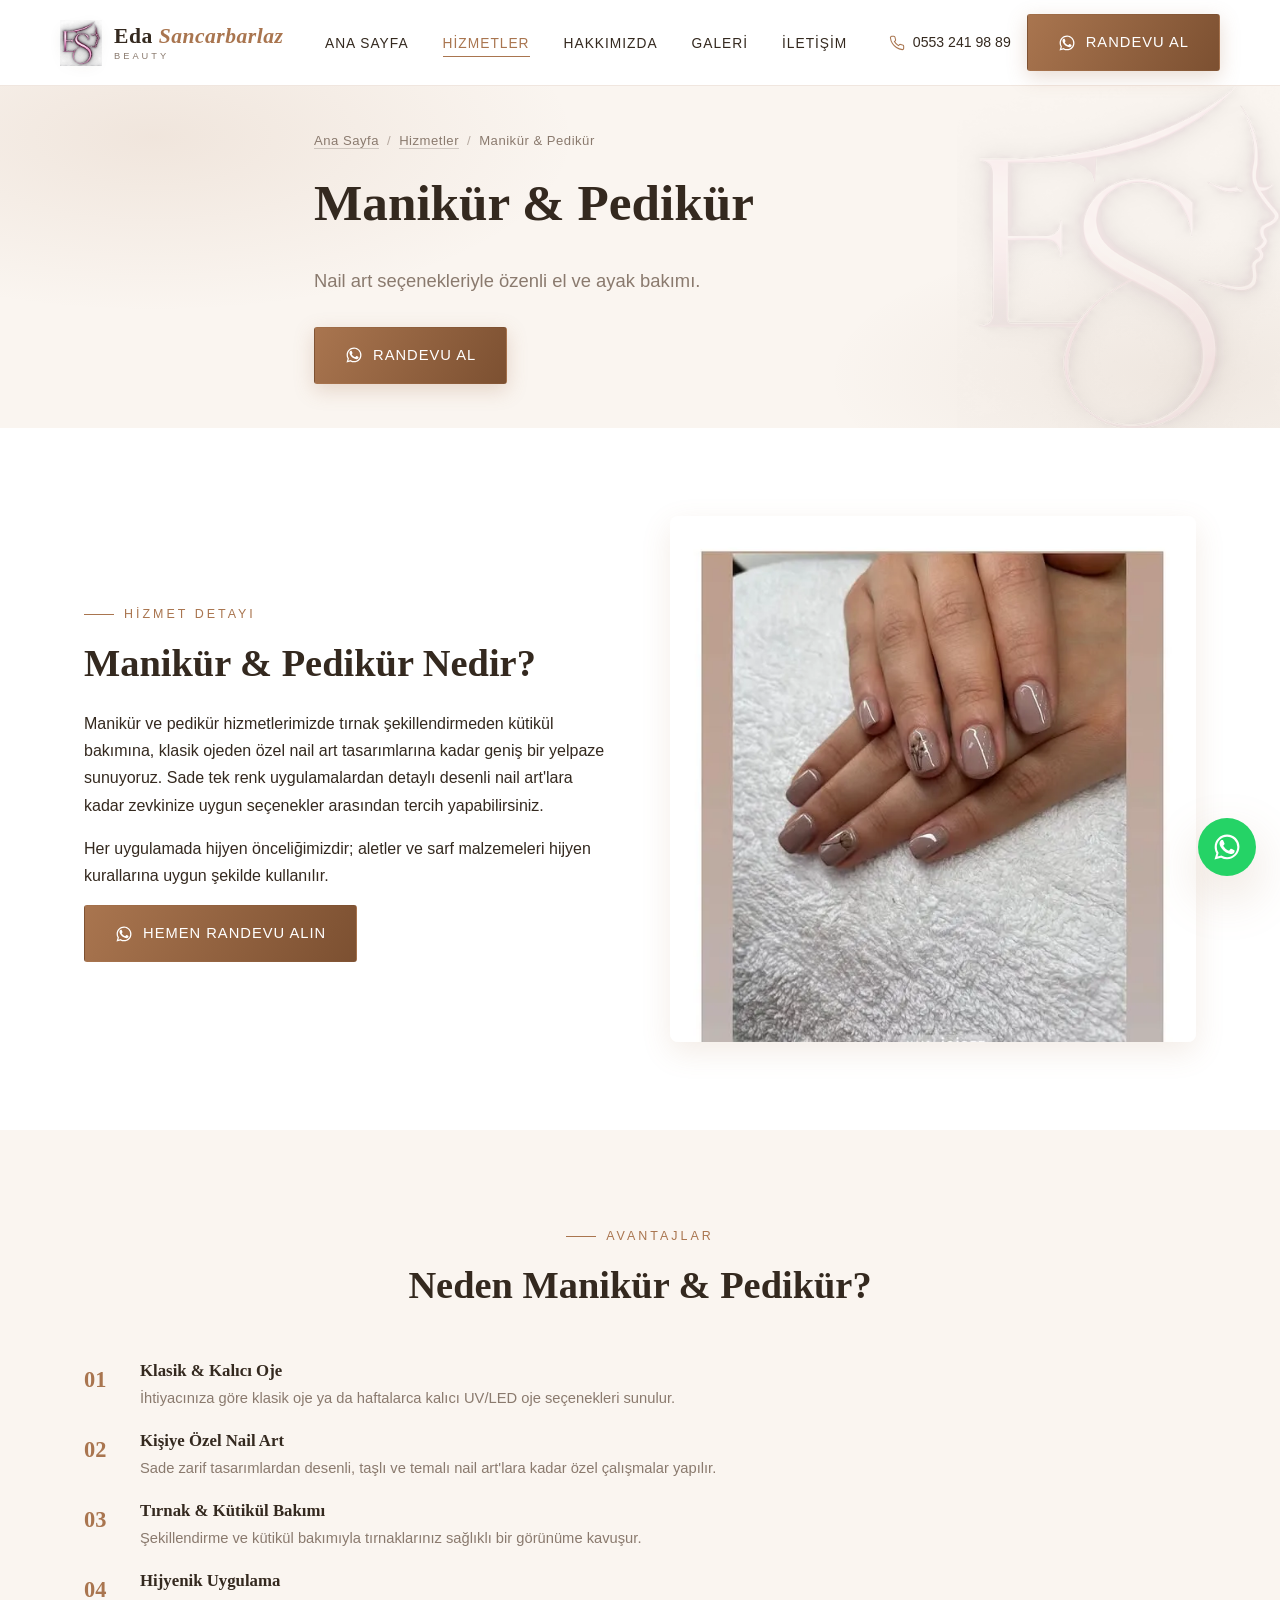
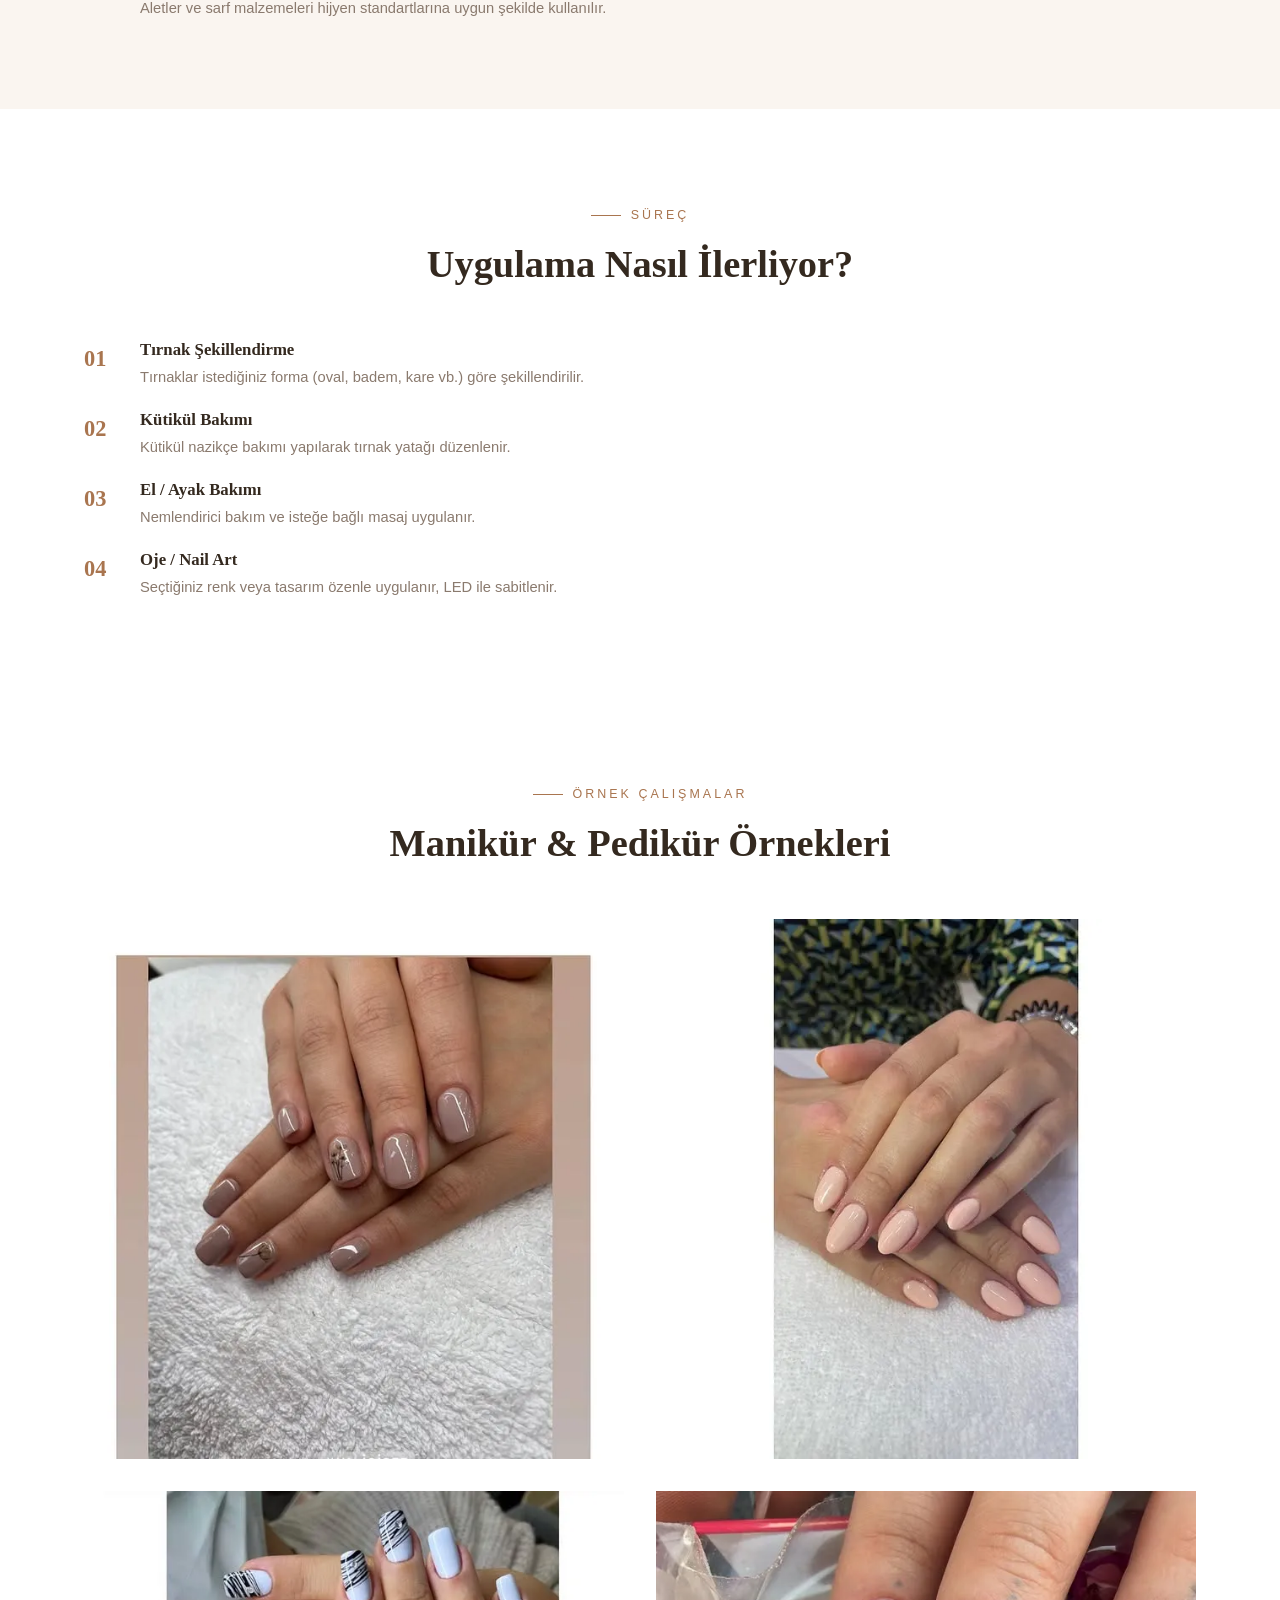
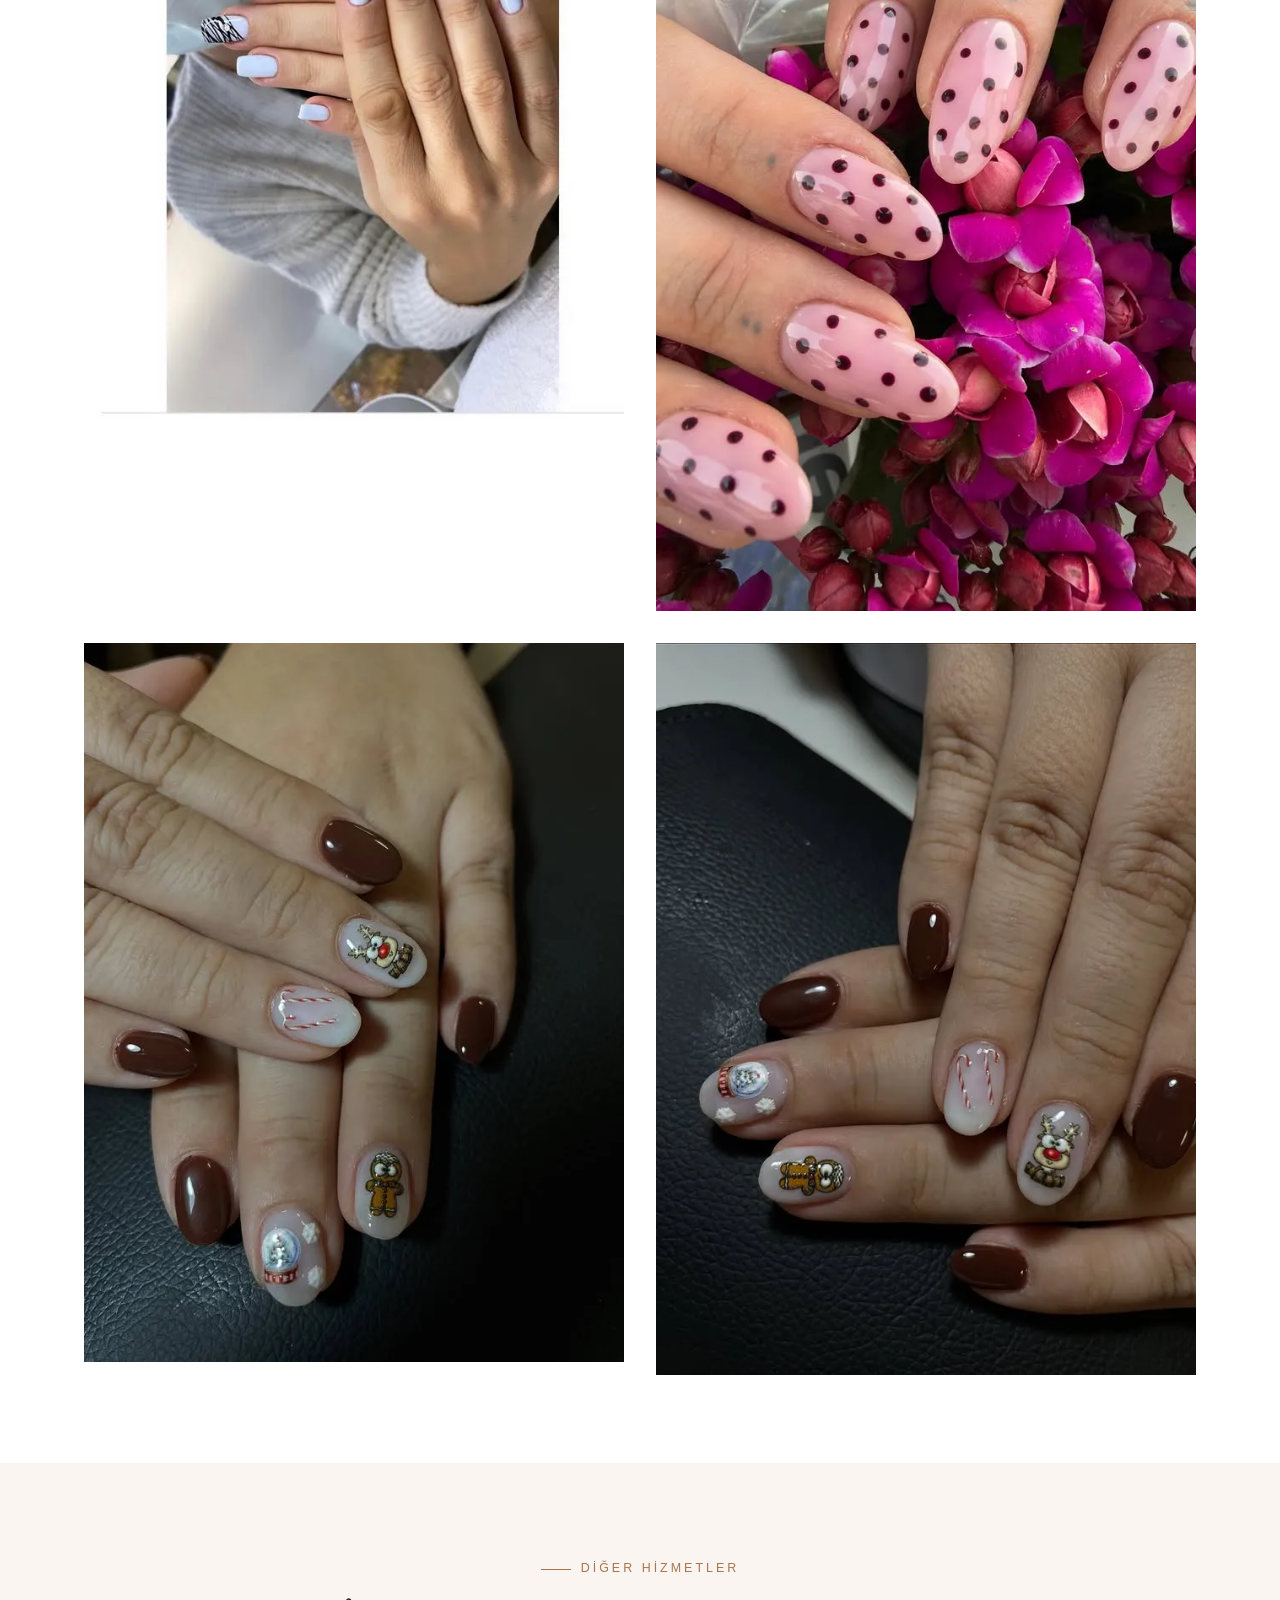
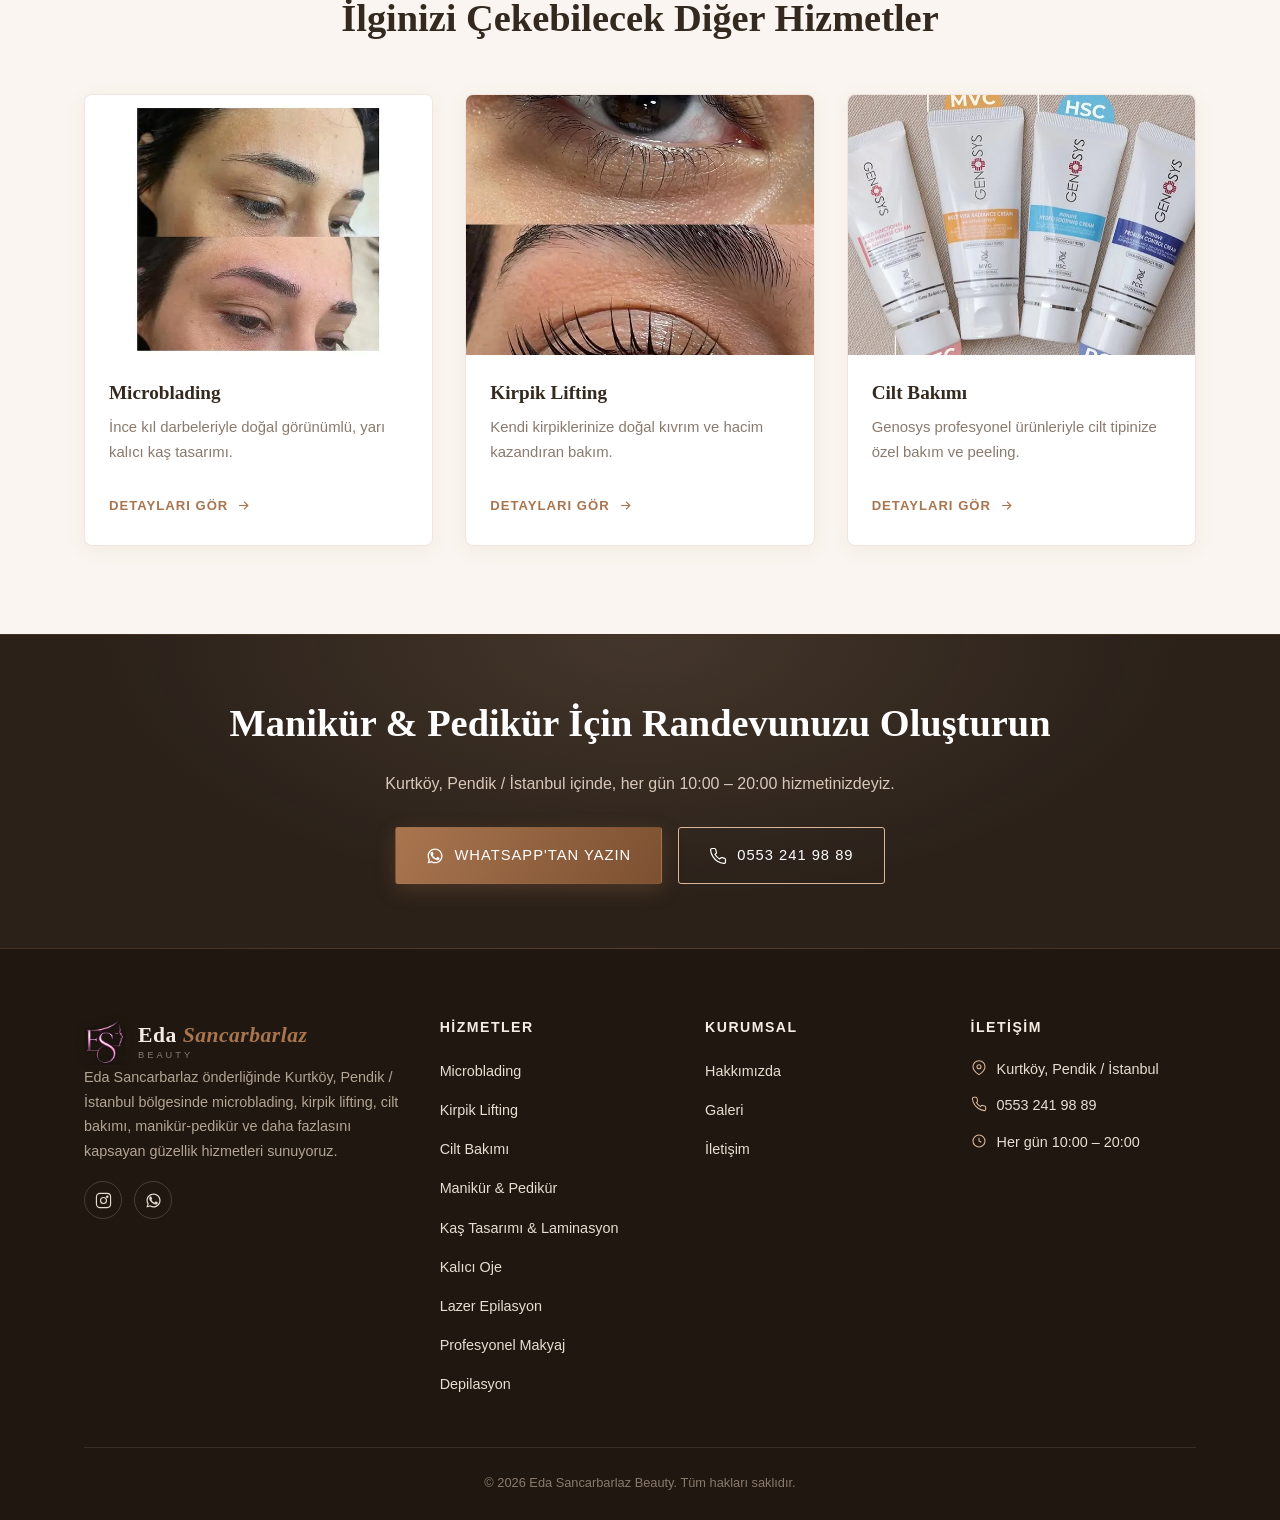
<file: hizmetler/manikur-pedikur.html>
﻿<!DOCTYPE html>
<html lang="tr">
<head>
<meta charset="UTF-8">
<meta name="viewport" content="width=device-width, initial-scale=1.0">
<title>Manikür & Pedikür | Kurtköy, Pendik | Eda Sancarbarlaz Beauty</title>
<meta name="description" content="Kurtköy'de manikür, pedikür ve nail art hizmetleri. Kişiye özel tasarımlar ve hijyenik uygulama için Eda Sancarbarlaz Beauty.">
<link rel="canonical" href="https://www.edasancarbarlazbeauty.com/hizmetler.html">
<meta property="og:type" content="website">
<meta property="og:title" content="Manikür & Pedikür | Kurtköy, Pendik | Eda Sancarbarlaz Beauty">
<meta property="og:description" content="Kurtköy'de manikür, pedikür ve nail art hizmetleri. Kişiye özel tasarımlar ve hijyenik uygulama için Eda Sancarbarlaz Beauty.">
<meta property="og:locale" content="tr_TR">
<meta property="og:site_name" content="Eda Sancarbarlaz Beauty">
<meta name="robots" content="index, follow">
<link rel="icon" href="../assets/img/favicon.png" type="image/png">
<link rel="preconnect" href="https://fonts.googleapis.com">
<link rel="preconnect" href="https://fonts.gstatic.com" crossorigin="">
<link href="../css2?family=Playfair+Display:wght@600;700&amp;family=Jost:wght@300;400;500;600&amp;display=swap" rel="stylesheet">
<link rel="stylesheet" href="../assets/css/style.css">

<script type="application/ld+json">
{
  "@context": "https://schema.org",
  "@type": "Service",
  "serviceType": "Manikür & Pedikür",
  "name": "Manikür & Pedikür",
  "description": "Kurtköy'de manikür, pedikür ve nail art hizmetleri. Kişiye özel tasarımlar ve hijyenik uygulama için Eda Sancarbarlaz Beauty.",
  "areaServed": "Kurtköy, Pendik / İstanbul",
  "provider": { "@type": "BeautySalon", "name": "Eda Sancarbarlaz Beauty", "telephone": "+905532419889" }
}
</script>
</head>
<body>
<header class="site-header">
  <div class="container header-inner">
    <a href="../index.html" class="logo"><picture><source srcset="../assets/img/logo-icon.webp" type="image/webp"><img src="../assets/img/logo-icon.png" alt="Eda Sancarbarlaz Beauty logo" class="logo-icon"></picture><span class="logo-text">Eda <span>Sancarbarlaz</span><small>Beauty</small></span></a>
    <nav class="main-nav"><ul><li><a class="" href="../index.html">Ana Sayfa</a></li><li><a class="active" href="../hizmetler.html">Hizmetler</a></li><li><a class="" href="../hakkimizda.html">Hakkımızda</a></li><li><a class="" href="../galeri.html">Galeri</a></li><li><a class="" href="../iletisim.html">İletişim</a></li></ul></nav>
    <div class="header-actions">
      <div class="header-phone"><svg viewbox="0 0 24 24" fill="none" stroke="currentColor" stroke-width="1.6"><path d="M22 16.92v3a2 2 0 0 1-2.18 2 19.79 19.79 0 0 1-8.63-3.07 19.5 19.5 0 0 1-6-6 19.79 19.79 0 0 1-3.07-8.67A2 2 0 0 1 4.11 2h3a2 2 0 0 1 2 1.72c.127.96.361 1.903.7 2.81a2 2 0 0 1-.45 2.11L8.09 9.91a16 16 0 0 0 6 6l1.27-1.27a2 2 0 0 1 2.11-.45c.907.339 1.85.573 2.81.7A2 2 0 0 1 22 16.92z"></path></svg><a href="tel:+905532419889">0553 241 98 89</a></div>
      <a class="btn btn-gold" href="https://wa.me/905532419889" target="_blank" rel="noopener"><svg viewbox="0 0 24 24" fill="currentColor"><path d="M17.472 14.382c-.297-.149-1.758-.867-2.03-.967-.273-.099-.471-.148-.67.15-.197.297-.767.966-.94 1.164-.173.199-.347.223-.644.075-.297-.15-1.255-.463-2.39-1.475-.883-.788-1.48-1.761-1.653-2.059-.173-.297-.018-.458.13-.606.134-.133.298-.347.446-.52.149-.174.198-.298.298-.497.099-.198.05-.371-.025-.52-.075-.149-.669-1.612-.916-2.207-.242-.579-.487-.5-.669-.51-.173-.008-.371-.01-.57-.01-.198 0-.52.074-.792.372-.272.297-1.04 1.016-1.04 2.479 0 1.462 1.065 2.875 1.213 3.074.149.198 2.096 3.2 5.077 4.487.709.306 1.262.489 1.694.625.712.227 1.36.195 1.871.118.571-.085 1.758-.719 2.006-1.413.248-.694.248-1.289.173-1.413-.074-.124-.272-.198-.57-.347z"></path><path d="M12.04 2C6.58 2 2.13 6.45 2.13 11.91c0 1.85.5 3.58 1.36 5.07L2 22l5.2-1.44a9.94 9.94 0 0 0 4.84 1.23h.01c5.46 0 9.91-4.45 9.91-9.91 0-2.65-1.03-5.14-2.9-7.01A9.87 9.87 0 0 0 12.04 2zm0 18.1h-.01a8.2 8.2 0 0 1-4.18-1.14l-.3-.18-3.09.85.83-3.01-.2-.31a8.18 8.18 0 0 1-1.26-4.4c0-4.52 3.68-8.2 8.21-8.2 2.19 0 4.25.86 5.8 2.41a8.15 8.15 0 0 1 2.4 5.8c0 4.53-3.68 8.18-8.2 8.18z"></path></svg>Randevu Al</a>
      <button class="nav-toggle" aria-label="Menü"><span></span><span></span><span></span></button>
    </div>
  </div>
</header>

<section class="hero hero-page">
  <div class="container hero-content">
    <div class="breadcrumb"><a href="../index.html">Ana Sayfa</a><span class="sep">/</span><a href="../hizmetler.html">Hizmetler</a><span class="sep">/</span><span>Manikür & Pedikür</span></div>
    <h1>Manikür & Pedikür</h1>
    <p class="lead">Nail art seçenekleriyle özenli el ve ayak bakımı.</p>
    <div class="hero-cta">
      <a class="btn btn-gold" href="https://wa.me/905532419889" target="_blank" rel="noopener"><svg viewbox="0 0 24 24" fill="currentColor"><path d="M17.472 14.382c-.297-.149-1.758-.867-2.03-.967-.273-.099-.471-.148-.67.15-.197.297-.767.966-.94 1.164-.173.199-.347.223-.644.075-.297-.15-1.255-.463-2.39-1.475-.883-.788-1.48-1.761-1.653-2.059-.173-.297-.018-.458.13-.606.134-.133.298-.347.446-.52.149-.174.198-.298.298-.497.099-.198.05-.371-.025-.52-.075-.149-.669-1.612-.916-2.207-.242-.579-.487-.5-.669-.51-.173-.008-.371-.01-.57-.01-.198 0-.52.074-.792.372-.272.297-1.04 1.016-1.04 2.479 0 1.462 1.065 2.875 1.213 3.074.149.198 2.096 3.2 5.077 4.487.709.306 1.262.489 1.694.625.712.227 1.36.195 1.871.118.571-.085 1.758-.719 2.006-1.413.248-.694.248-1.289.173-1.413-.074-.124-.272-.198-.57-.347z"></path><path d="M12.04 2C6.58 2 2.13 6.45 2.13 11.91c0 1.85.5 3.58 1.36 5.07L2 22l5.2-1.44a9.94 9.94 0 0 0 4.84 1.23h.01c5.46 0 9.91-4.45 9.91-9.91 0-2.65-1.03-5.14-2.9-7.01A9.87 9.87 0 0 0 12.04 2zm0 18.1h-.01a8.2 8.2 0 0 1-4.18-1.14l-.3-.18-3.09.85.83-3.01-.2-.31a8.18 8.18 0 0 1-1.26-4.4c0-4.52 3.68-8.2 8.21-8.2 2.19 0 4.25.86 5.8 2.41a8.15 8.15 0 0 1 2.4 5.8c0 4.53-3.68 8.18-8.2 8.18z"></path></svg>Randevu Al</a>
    </div>
  </div>
</section>

<section class="section">
  <div class="container split">
    <div>
      <div class="eyebrow">HİZMET DETAYI</div>
      <h2>Manikür & Pedikür Nedir?</h2>
      <p>Manikür ve pedikür hizmetlerimizde tırnak şekillendirmeden kütikül bakımına, klasik ojeden özel nail art tasarımlarına kadar geniş bir yelpaze sunuyoruz. Sade tek renk uygulamalardan detaylı desenli nail art'lara kadar zevkinize uygun seçenekler arasından tercih yapabilirsiniz.</p><p>Her uygulamada hijyen önceliğimizdir; aletler ve sarf malzemeleri hijyen kurallarına uygun şekilde kullanılır.</p>
      <a class="btn btn-primary" href="https://wa.me/905532419889" target="_blank" rel="noopener"><svg viewbox="0 0 24 24" fill="currentColor"><path d="M17.472 14.382c-.297-.149-1.758-.867-2.03-.967-.273-.099-.471-.148-.67.15-.197.297-.767.966-.94 1.164-.173.199-.347.223-.644.075-.297-.15-1.255-.463-2.39-1.475-.883-.788-1.48-1.761-1.653-2.059-.173-.297-.018-.458.13-.606.134-.133.298-.347.446-.52.149-.174.198-.298.298-.497.099-.198.05-.371-.025-.52-.075-.149-.669-1.612-.916-2.207-.242-.579-.487-.5-.669-.51-.173-.008-.371-.01-.57-.01-.198 0-.52.074-.792.372-.272.297-1.04 1.016-1.04 2.479 0 1.462 1.065 2.875 1.213 3.074.149.198 2.096 3.2 5.077 4.487.709.306 1.262.489 1.694.625.712.227 1.36.195 1.871.118.571-.085 1.758-.719 2.006-1.413.248-.694.248-1.289.173-1.413-.074-.124-.272-.198-.57-.347z"></path><path d="M12.04 2C6.58 2 2.13 6.45 2.13 11.91c0 1.85.5 3.58 1.36 5.07L2 22l5.2-1.44a9.94 9.94 0 0 0 4.84 1.23h.01c5.46 0 9.91-4.45 9.91-9.91 0-2.65-1.03-5.14-2.9-7.01A9.87 9.87 0 0 0 12.04 2zm0 18.1h-.01a8.2 8.2 0 0 1-4.18-1.14l-.3-.18-3.09.85.83-3.01-.2-.31a8.18 8.18 0 0 1-1.26-4.4c0-4.52 3.68-8.2 8.21-8.2 2.19 0 4.25.86 5.8 2.41a8.15 8.15 0 0 1 2.4 5.8c0 4.53-3.68 8.18-8.2 8.18z"></path></svg>Hemen Randevu Alın</a>
    </div>
    <div><picture><source srcset="../assets/img/manikur-mor-cicek-tasarim.webp" type="image/webp"><img src="../assets/img/manikur-mor-cicek-tasarim.jpg" alt="Manikür & Pedikür" class="" loading="eager"></picture></div>
  </div>
</section>

<section class="section alt">
  <div class="container">
    <div class="section-head">
      <div class="eyebrow" style="justify-content:center">AVANTAJLAR</div>
      <h2>Neden Manikür & Pedikür?</h2>
    </div>
    <ul class="feature-list"><li><span class="num">01</span><div><h4>Klasik & Kalıcı Oje</h4><p>İhtiyacınıza göre klasik oje ya da haftalarca kalıcı UV/LED oje seçenekleri sunulur.</p></div></li><li><span class="num">02</span><div><h4>Kişiye Özel Nail Art</h4><p>Sade zarif tasarımlardan desenli, taşlı ve temalı nail art'lara kadar özel çalışmalar yapılır.</p></div></li><li><span class="num">03</span><div><h4>Tırnak & Kütikül Bakımı</h4><p>Şekillendirme ve kütikül bakımıyla tırnaklarınız sağlıklı bir görünüme kavuşur.</p></div></li><li><span class="num">04</span><div><h4>Hijyenik Uygulama</h4><p>Aletler ve sarf malzemeleri hijyen standartlarına uygun şekilde kullanılır.</p></div></li></ul>
  </div>
</section>

<section class="section">
  <div class="container">
    <div class="section-head">
      <div class="eyebrow" style="justify-content:center">SÜREÇ</div>
      <h2>Uygulama Nasıl İlerliyor?</h2>
    </div>
    <ul class="feature-list"><li><span class="num">01</span><div><h4>Tırnak Şekillendirme</h4><p>Tırnaklar istediğiniz forma (oval, badem, kare vb.) göre şekillendirilir.</p></div></li><li><span class="num">02</span><div><h4>Kütikül Bakımı</h4><p>Kütikül nazikçe bakımı yapılarak tırnak yatağı düzenlenir.</p></div></li><li><span class="num">03</span><div><h4>El / Ayak Bakımı</h4><p>Nemlendirici bakım ve isteğe bağlı masaj uygulanır.</p></div></li><li><span class="num">04</span><div><h4>Oje / Nail Art</h4><p>Seçtiğiniz renk veya tasarım özenle uygulanır, LED ile sabitlenir.</p></div></li></ul>
  </div>
</section>

<section class="section">
  <div class="container">
    <div class="section-head">
      <div class="eyebrow" style="justify-content:center">ÖRNEK ÇALIŞMALAR</div>
      <h2>Manikür & Pedikür Örnekleri</h2>
    </div>
    <div class="grid grid-2"><div><picture><source srcset="../assets/img/manikur-mor-cicek-tasarim.webp" type="image/webp"><img src="../assets/img/manikur-mor-cicek-tasarim.jpg" alt="Manikür & Pedikür" class="" loading="eager"></picture></div><div><picture><source srcset="../assets/img/manikur-nude-oje.webp" type="image/webp"><img src="../assets/img/manikur-nude-oje.jpg" alt="Manikür & Pedikür" class="" loading="eager"></picture></div><div><picture><source srcset="../assets/img/nail-art-beyaz-desen.webp" type="image/webp"><img src="../assets/img/nail-art-beyaz-desen.jpg" alt="Manikür & Pedikür" class="" loading="eager"></picture></div><div><picture><source srcset="../assets/img/manikur-pembe-puanli-tasarim.webp" type="image/webp"><img src="../assets/img/manikur-pembe-puanli-tasarim.jpg" alt="Manikür & Pedikür" class="" loading="eager"></picture></div><div><picture><source srcset="../assets/img/nail-art-kis-temasi-1.webp" type="image/webp"><img src="../assets/img/nail-art-kis-temasi-1.jpg" alt="Manikür & Pedikür" class="" loading="eager"></picture></div><div><picture><source srcset="../assets/img/nail-art-kis-temasi-2.webp" type="image/webp"><img src="../assets/img/nail-art-kis-temasi-2.jpg" alt="Manikür & Pedikür" class="" loading="eager"></picture></div></div>
  </div>
</section>

<section class="section alt">
  <div class="container">
    <div class="section-head">
      <div class="eyebrow" style="justify-content:center">DİĞER HİZMETLER</div>
      <h2>İlginizi Çekebilecek Diğer Hizmetler</h2>
    </div>
    <div class="grid grid-3"><a class="service-card" href="microblading.html">
          <div class="img-wrap"><picture><source srcset="../assets/img/microblading-oncesi-sonrasi.webp" type="image/webp"><img src="../assets/img/microblading-oncesi-sonrasi.jpg" alt="Microblading (Kaş Kalıcı Makyaj)" class="" loading="eager"></picture></div>
          <div class="card-body">
            <h3>Microblading</h3>
            <p>İnce kıl darbeleriyle doğal görünümlü, yarı kalıcı kaş tasarımı.</p>
            <span class="card-link">Detayları Gör <svg viewbox="0 0 24 24" fill="none" stroke="currentColor" stroke-width="1.8"><path d="M5 12h14"></path><path d="m13 6 6 6-6 6"></path></svg></span>
          </div>
        </a><a class="service-card" href="kirpik-lifting.html">
          <div class="img-wrap"><picture><source srcset="../assets/img/kirpik-lifting-oncesi-sonrasi.webp" type="image/webp"><img src="../assets/img/kirpik-lifting-oncesi-sonrasi.jpg" alt="Kirpik Lifting (Lash Lift)" class="" loading="eager"></picture></div>
          <div class="card-body">
            <h3>Kirpik Lifting</h3>
            <p>Kendi kirpiklerinize doğal kıvrım ve hacim kazandıran bakım.</p>
            <span class="card-link">Detayları Gör <svg viewbox="0 0 24 24" fill="none" stroke="currentColor" stroke-width="1.8"><path d="M5 12h14"></path><path d="m13 6 6 6-6 6"></path></svg></span>
          </div>
        </a><a class="service-card" href="cilt-bakimi.html">
          <div class="img-wrap"><picture><source srcset="../assets/img/genosys-profesyonel-cilt-bakim-urunleri.webp" type="image/webp"><img src="../assets/img/genosys-profesyonel-cilt-bakim-urunleri.jpg" alt="Cilt Bakımı (Genosys Profesyonel Bakım)" class="" loading="eager"></picture></div>
          <div class="card-body">
            <h3>Cilt Bakımı</h3>
            <p>Genosys profesyonel ürünleriyle cilt tipinize özel bakım ve peeling.</p>
            <span class="card-link">Detayları Gör <svg viewbox="0 0 24 24" fill="none" stroke="currentColor" stroke-width="1.8"><path d="M5 12h14"></path><path d="m13 6 6 6-6 6"></path></svg></span>
          </div>
        </a></div>
  </div>
</section>

<section class="cta-band">
  <div class="container">
    <h2>Manikür & Pedikür İçin Randevunuzu Oluşturun</h2>
    <p>Kurtköy, Pendik / İstanbul içinde, her gün 10:00 – 20:00 hizmetinizdeyiz.</p>
    <div class="hero-cta">
      <a class="btn btn-gold" href="https://wa.me/905532419889" target="_blank" rel="noopener"><svg viewbox="0 0 24 24" fill="currentColor"><path d="M17.472 14.382c-.297-.149-1.758-.867-2.03-.967-.273-.099-.471-.148-.67.15-.197.297-.767.966-.94 1.164-.173.199-.347.223-.644.075-.297-.15-1.255-.463-2.39-1.475-.883-.788-1.48-1.761-1.653-2.059-.173-.297-.018-.458.13-.606.134-.133.298-.347.446-.52.149-.174.198-.298.298-.497.099-.198.05-.371-.025-.52-.075-.149-.669-1.612-.916-2.207-.242-.579-.487-.5-.669-.51-.173-.008-.371-.01-.57-.01-.198 0-.52.074-.792.372-.272.297-1.04 1.016-1.04 2.479 0 1.462 1.065 2.875 1.213 3.074.149.198 2.096 3.2 5.077 4.487.709.306 1.262.489 1.694.625.712.227 1.36.195 1.871.118.571-.085 1.758-.719 2.006-1.413.248-.694.248-1.289.173-1.413-.074-.124-.272-.198-.57-.347z"></path><path d="M12.04 2C6.58 2 2.13 6.45 2.13 11.91c0 1.85.5 3.58 1.36 5.07L2 22l5.2-1.44a9.94 9.94 0 0 0 4.84 1.23h.01c5.46 0 9.91-4.45 9.91-9.91 0-2.65-1.03-5.14-2.9-7.01A9.87 9.87 0 0 0 12.04 2zm0 18.1h-.01a8.2 8.2 0 0 1-4.18-1.14l-.3-.18-3.09.85.83-3.01-.2-.31a8.18 8.18 0 0 1-1.26-4.4c0-4.52 3.68-8.2 8.21-8.2 2.19 0 4.25.86 5.8 2.41a8.15 8.15 0 0 1 2.4 5.8c0 4.53-3.68 8.18-8.2 8.18z"></path></svg>WhatsApp'tan Yazın</a>
      <a class="btn btn-outline on-dark" href="tel:+905532419889"><svg viewbox="0 0 24 24" fill="none" stroke="currentColor" stroke-width="1.6"><path d="M22 16.92v3a2 2 0 0 1-2.18 2 19.79 19.79 0 0 1-8.63-3.07 19.5 19.5 0 0 1-6-6 19.79 19.79 0 0 1-3.07-8.67A2 2 0 0 1 4.11 2h3a2 2 0 0 1 2 1.72c.127.96.361 1.903.7 2.81a2 2 0 0 1-.45 2.11L8.09 9.91a16 16 0 0 0 6 6l1.27-1.27a2 2 0 0 1 2.11-.45c.907.339 1.85.573 2.81.7A2 2 0 0 1 22 16.92z"></path></svg>0553 241 98 89</a>
    </div>
  </div>
</section>

<footer class="site-footer">
  <div class="container">
    <div class="footer-grid">
      <div>
        <a href="../index.html" class="logo"><picture><source srcset="../assets/img/logo-icon.webp" type="image/webp"><img src="../assets/img/logo-icon.png" alt="Eda Sancarbarlaz Beauty logo" class="logo-icon"></picture><span class="logo-text">Eda <span>Sancarbarlaz</span><small>Beauty</small></span></a>
        <p>Eda Sancarbarlaz önderliğinde Kurtköy, Pendik / İstanbul bölgesinde microblading, kirpik lifting, cilt bakımı, manikür-pedikür ve daha fazlasını kapsayan güzellik hizmetleri sunuyoruz.</p>
        <div class="footer-social">
          <a href="https://www.instagram.com/edaguzellikmakeup" target="_blank" rel="noopener" aria-label="Instagram"><svg viewbox="0 0 24 24" fill="none" stroke="currentColor" stroke-width="1.6"><rect x="2" y="2" width="20" height="20" rx="5"></rect><circle cx="12" cy="12" r="4.2"></circle><circle cx="17.3" cy="6.7" r="1"></circle></svg></a>
          <a href="https://wa.me/905532419889" target="_blank" rel="noopener" aria-label="WhatsApp"><svg viewbox="0 0 24 24" fill="currentColor"><path d="M17.472 14.382c-.297-.149-1.758-.867-2.03-.967-.273-.099-.471-.148-.67.15-.197.297-.767.966-.94 1.164-.173.199-.347.223-.644.075-.297-.15-1.255-.463-2.39-1.475-.883-.788-1.48-1.761-1.653-2.059-.173-.297-.018-.458.13-.606.134-.133.298-.347.446-.52.149-.174.198-.298.298-.497.099-.198.05-.371-.025-.52-.075-.149-.669-1.612-.916-2.207-.242-.579-.487-.5-.669-.51-.173-.008-.371-.01-.57-.01-.198 0-.52.074-.792.372-.272.297-1.04 1.016-1.04 2.479 0 1.462 1.065 2.875 1.213 3.074.149.198 2.096 3.2 5.077 4.487.709.306 1.262.489 1.694.625.712.227 1.36.195 1.871.118.571-.085 1.758-.719 2.006-1.413.248-.694.248-1.289.173-1.413-.074-.124-.272-.198-.57-.347z"></path><path d="M12.04 2C6.58 2 2.13 6.45 2.13 11.91c0 1.85.5 3.58 1.36 5.07L2 22l5.2-1.44a9.94 9.94 0 0 0 4.84 1.23h.01c5.46 0 9.91-4.45 9.91-9.91 0-2.65-1.03-5.14-2.9-7.01A9.87 9.87 0 0 0 12.04 2zm0 18.1h-.01a8.2 8.2 0 0 1-4.18-1.14l-.3-.18-3.09.85.83-3.01-.2-.31a8.18 8.18 0 0 1-1.26-4.4c0-4.52 3.68-8.2 8.21-8.2 2.19 0 4.25.86 5.8 2.41a8.15 8.15 0 0 1 2.4 5.8c0 4.53-3.68 8.18-8.2 8.18z"></path></svg></a>
        </div>
      </div>
      <div>
        <h4>Hizmetler</h4>
        <ul class="footer-links"><li><a href="microblading.html">Microblading</a></li><li><a href="kirpik-lifting.html">Kirpik Lifting</a></li><li><a href="cilt-bakimi.html">Cilt Bakımı</a></li><li><a href="manikur-pedikur.html">Manikür & Pedikür</a></li><li><a href="kas-tasarimi.html">Kaş Tasarımı & Laminasyon</a></li><li><a href="kalici-oje.html">Kalıcı Oje</a></li><li><a href="lazer-epilasyon.html">Lazer Epilasyon</a></li><li><a href="profesyonel-makyaj.html">Profesyonel Makyaj</a></li><li><a href="depilasyon.html">Depilasyon</a></li></ul>
      </div>
      <div>
        <h4>Kurumsal</h4>
        <ul class="footer-links">
          <li><a href="../hakkimizda.html">Hakkımızda</a></li>
          <li><a href="../galeri.html">Galeri</a></li>
          <li><a href="../iletisim.html">İletişim</a></li>
        </ul>
      </div>
      <div>
        <h4>İletişim</h4>
        <ul class="footer-links footer-contact">
          <li><svg viewbox="0 0 24 24" fill="none" stroke="currentColor" stroke-width="1.6"><path d="M21 10c0 6-9 12-9 12s-9-6-9-12a9 9 0 1 1 18 0z"></path><circle cx="12" cy="10" r="3"></circle></svg> <span>Kurtköy, Pendik / İstanbul</span></li>
          <li><svg viewbox="0 0 24 24" fill="none" stroke="currentColor" stroke-width="1.6"><path d="M22 16.92v3a2 2 0 0 1-2.18 2 19.79 19.79 0 0 1-8.63-3.07 19.5 19.5 0 0 1-6-6 19.79 19.79 0 0 1-3.07-8.67A2 2 0 0 1 4.11 2h3a2 2 0 0 1 2 1.72c.127.96.361 1.903.7 2.81a2 2 0 0 1-.45 2.11L8.09 9.91a16 16 0 0 0 6 6l1.27-1.27a2 2 0 0 1 2.11-.45c.907.339 1.85.573 2.81.7A2 2 0 0 1 22 16.92z"></path></svg> <a href="tel:+905532419889">0553 241 98 89</a></li>
          <li><svg viewbox="0 0 24 24" fill="none" stroke="currentColor" stroke-width="1.6"><circle cx="12" cy="12" r="9"></circle><path d="M12 7v5l3.5 2"></path></svg> <span>Her gün 10:00 – 20:00</span></li>
        </ul>
      </div>
    </div>
    <div class="footer-bottom">
      &copy; <span id="year"></span> Eda Sancarbarlaz Beauty. Tüm hakları saklıdır.
    </div>
  </div>
</footer>
<a href="https://wa.me/905532419889" target="_blank" rel="noopener" class="wa-float" aria-label="WhatsApp'tan yaz"><svg viewbox="0 0 24 24" fill="currentColor"><path d="M17.472 14.382c-.297-.149-1.758-.867-2.03-.967-.273-.099-.471-.148-.67.15-.197.297-.767.966-.94 1.164-.173.199-.347.223-.644.075-.297-.15-1.255-.463-2.39-1.475-.883-.788-1.48-1.761-1.653-2.059-.173-.297-.018-.458.13-.606.134-.133.298-.347.446-.52.149-.174.198-.298.298-.497.099-.198.05-.371-.025-.52-.075-.149-.669-1.612-.916-2.207-.242-.579-.487-.5-.669-.51-.173-.008-.371-.01-.57-.01-.198 0-.52.074-.792.372-.272.297-1.04 1.016-1.04 2.479 0 1.462 1.065 2.875 1.213 3.074.149.198 2.096 3.2 5.077 4.487.709.306 1.262.489 1.694.625.712.227 1.36.195 1.871.118.571-.085 1.758-.719 2.006-1.413.248-.694.248-1.289.173-1.413-.074-.124-.272-.198-.57-.347z"></path><path d="M12.04 2C6.58 2 2.13 6.45 2.13 11.91c0 1.85.5 3.58 1.36 5.07L2 22l5.2-1.44a9.94 9.94 0 0 0 4.84 1.23h.01c5.46 0 9.91-4.45 9.91-9.91 0-2.65-1.03-5.14-2.9-7.01A9.87 9.87 0 0 0 12.04 2zm0 18.1h-.01a8.2 8.2 0 0 1-4.18-1.14l-.3-.18-3.09.85.83-3.01-.2-.31a8.18 8.18 0 0 1-1.26-4.4c0-4.52 3.68-8.2 8.21-8.2 2.19 0 4.25.86 5.8 2.41a8.15 8.15 0 0 1 2.4 5.8c0 4.53-3.68 8.18-8.2 8.18z"></path></svg></a>
<script>document.getElementById('year').textContent = new Date().getFullYear();</script>
<script src="../assets/js/main.js"></script>

</body>
</html>
</file>
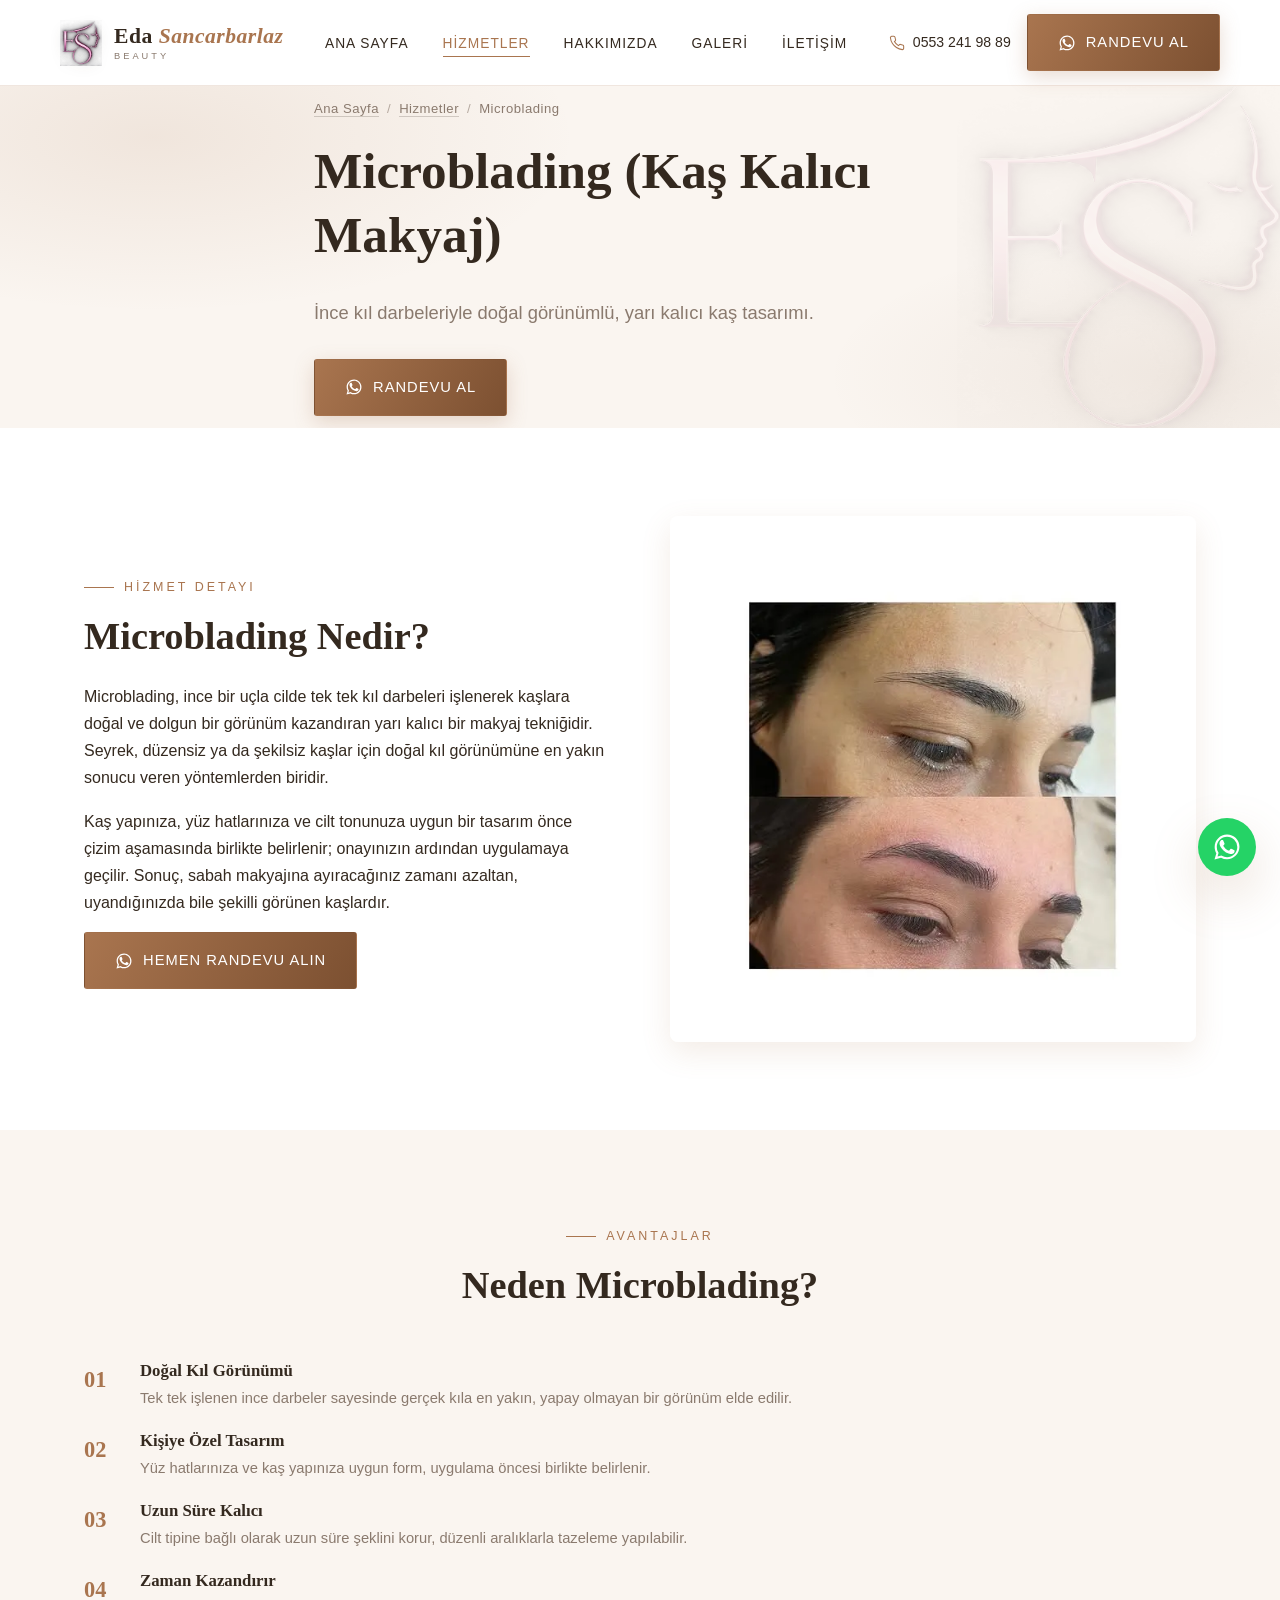
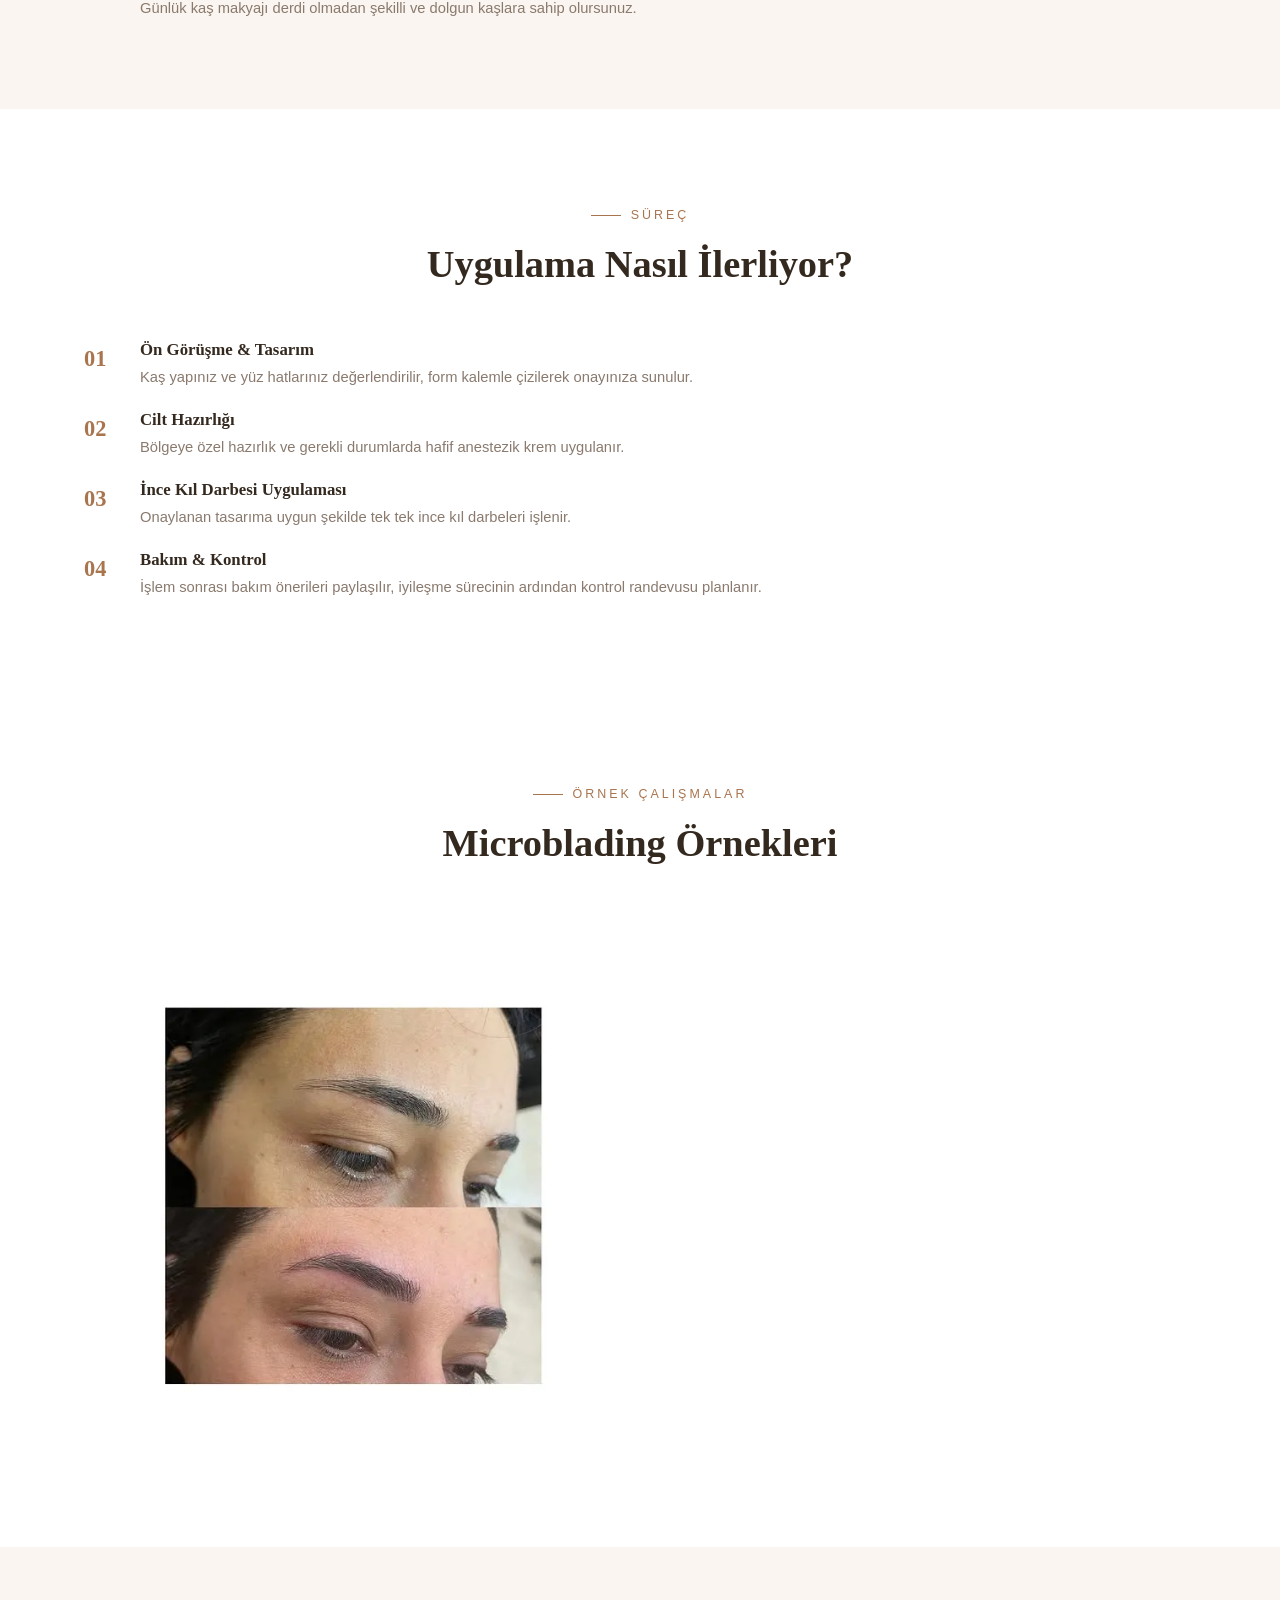
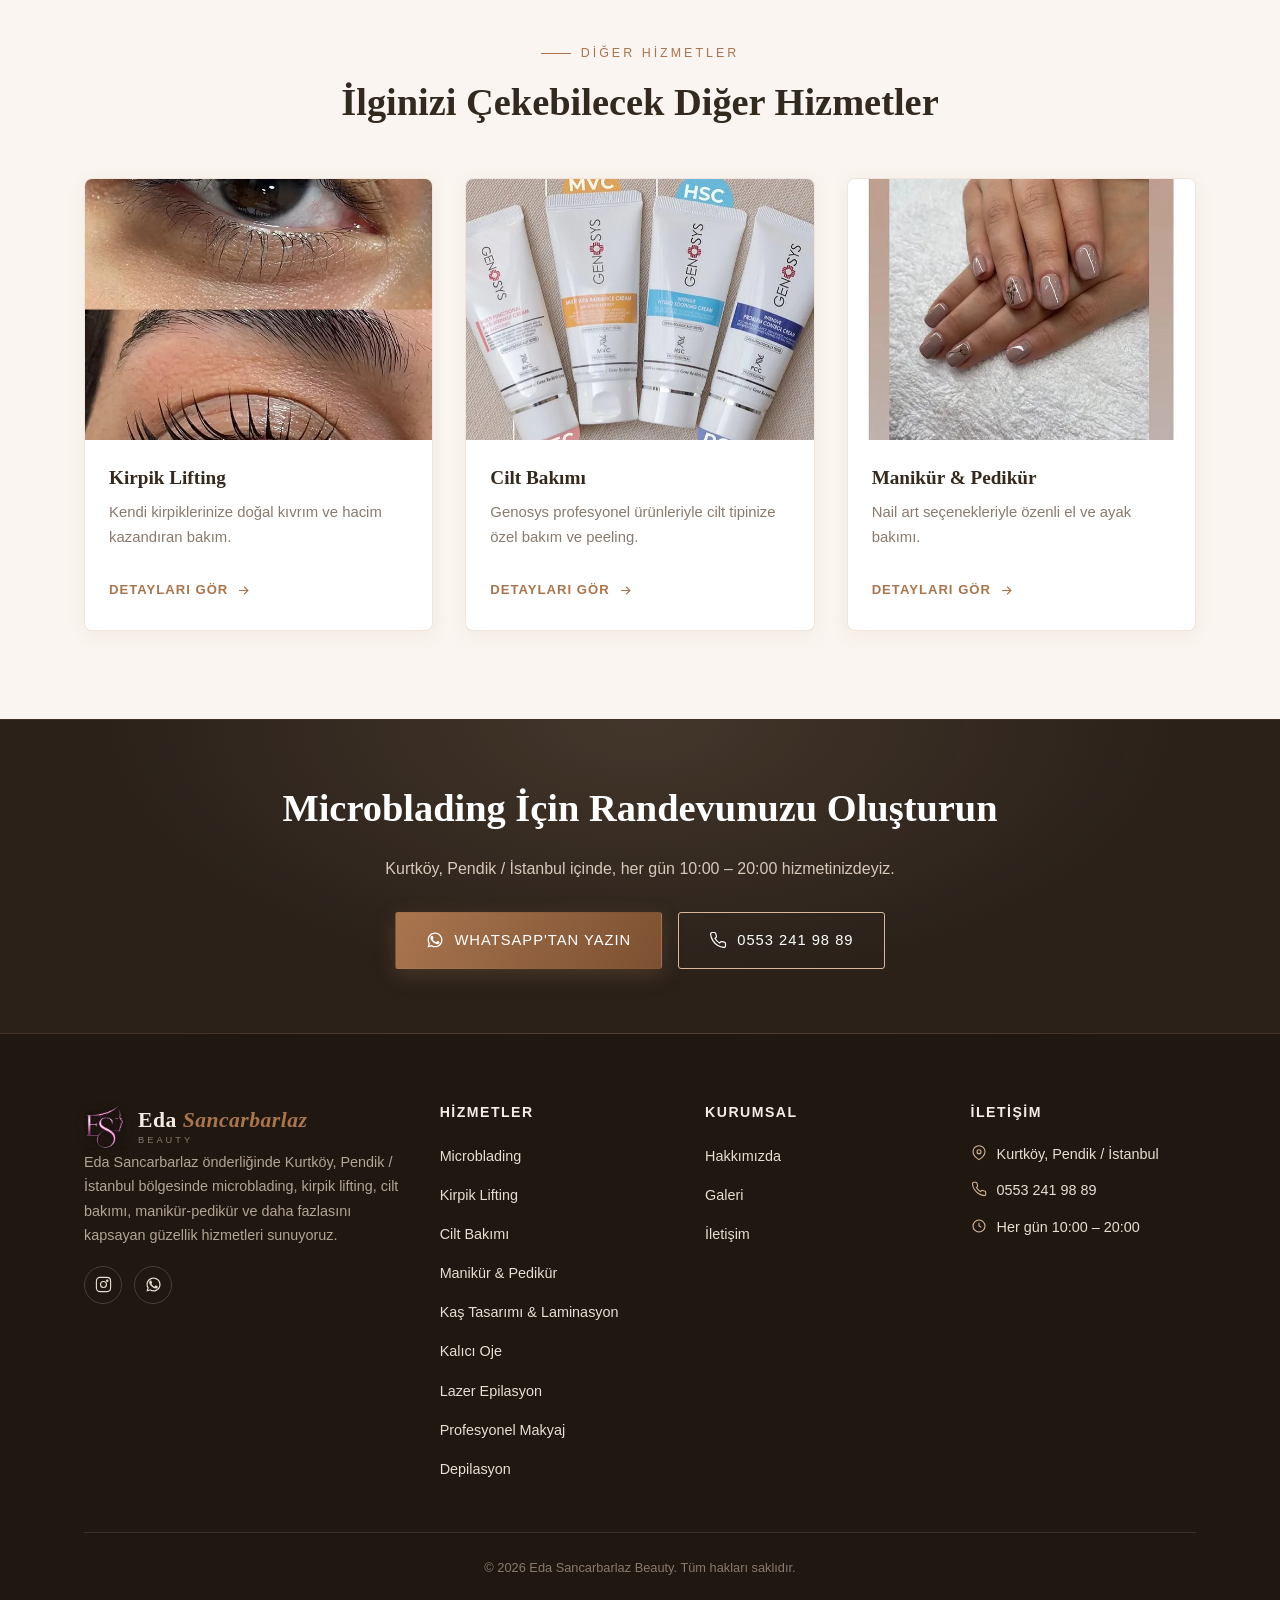
<file: hizmetler/microblading.html>
﻿<!DOCTYPE html>
<html lang="tr">
<head>
<meta charset="UTF-8">
<meta name="viewport" content="width=device-width, initial-scale=1.0">
<title>Microblading (Kaş Kalıcı Makyaj) | Kurtköy, Pendik | Eda Sancarbarlaz Beauty</title>
<meta name="description" content="Kurtköy'de microblading ile doğal, kalıcı kaş tasarımı. Eda Sancarbarlaz Beauty'de uzman elinden ince kıl darbesi tekniğiyle microblading uygulaması.">
<link rel="canonical" href="https://www.edasancarbarlazbeauty.com/hizmetler.html">
<meta property="og:type" content="website">
<meta property="og:title" content="Microblading (Kaş Kalıcı Makyaj) | Kurtköy, Pendik | Eda Sancarbarlaz Beauty">
<meta property="og:description" content="Kurtköy'de microblading ile doğal, kalıcı kaş tasarımı. Eda Sancarbarlaz Beauty'de uzman elinden ince kıl darbesi tekniğiyle microblading uygulaması.">
<meta property="og:locale" content="tr_TR">
<meta property="og:site_name" content="Eda Sancarbarlaz Beauty">
<meta name="robots" content="index, follow">
<link rel="icon" href="../assets/img/favicon.png" type="image/png">
<link rel="preconnect" href="https://fonts.googleapis.com">
<link rel="preconnect" href="https://fonts.gstatic.com" crossorigin="">
<link href="../css2?family=Playfair+Display:wght@600;700&amp;family=Jost:wght@300;400;500;600&amp;display=swap" rel="stylesheet">
<link rel="stylesheet" href="../assets/css/style.css">

<script type="application/ld+json">
{
  "@context": "https://schema.org",
  "@type": "Service",
  "serviceType": "Microblading (Kaş Kalıcı Makyaj)",
  "name": "Microblading (Kaş Kalıcı Makyaj)",
  "description": "Kurtköy'de microblading ile doğal, kalıcı kaş tasarımı. Eda Sancarbarlaz Beauty'de uzman elinden ince kıl darbesi tekniğiyle microblading uygulaması.",
  "areaServed": "Kurtköy, Pendik / İstanbul",
  "provider": { "@type": "BeautySalon", "name": "Eda Sancarbarlaz Beauty", "telephone": "+905532419889" }
}
</script>
</head>
<body>
<header class="site-header">
  <div class="container header-inner">
    <a href="../index.html" class="logo"><picture><source srcset="../assets/img/logo-icon.webp" type="image/webp"><img src="../assets/img/logo-icon.png" alt="Eda Sancarbarlaz Beauty logo" class="logo-icon"></picture><span class="logo-text">Eda <span>Sancarbarlaz</span><small>Beauty</small></span></a>
    <nav class="main-nav"><ul><li><a class="" href="../index.html">Ana Sayfa</a></li><li><a class="active" href="../hizmetler.html">Hizmetler</a></li><li><a class="" href="../hakkimizda.html">Hakkımızda</a></li><li><a class="" href="../galeri.html">Galeri</a></li><li><a class="" href="../iletisim.html">İletişim</a></li></ul></nav>
    <div class="header-actions">
      <div class="header-phone"><svg viewbox="0 0 24 24" fill="none" stroke="currentColor" stroke-width="1.6"><path d="M22 16.92v3a2 2 0 0 1-2.18 2 19.79 19.79 0 0 1-8.63-3.07 19.5 19.5 0 0 1-6-6 19.79 19.79 0 0 1-3.07-8.67A2 2 0 0 1 4.11 2h3a2 2 0 0 1 2 1.72c.127.96.361 1.903.7 2.81a2 2 0 0 1-.45 2.11L8.09 9.91a16 16 0 0 0 6 6l1.27-1.27a2 2 0 0 1 2.11-.45c.907.339 1.85.573 2.81.7A2 2 0 0 1 22 16.92z"></path></svg><a href="tel:+905532419889">0553 241 98 89</a></div>
      <a class="btn btn-gold" href="https://wa.me/905532419889" target="_blank" rel="noopener"><svg viewbox="0 0 24 24" fill="currentColor"><path d="M17.472 14.382c-.297-.149-1.758-.867-2.03-.967-.273-.099-.471-.148-.67.15-.197.297-.767.966-.94 1.164-.173.199-.347.223-.644.075-.297-.15-1.255-.463-2.39-1.475-.883-.788-1.48-1.761-1.653-2.059-.173-.297-.018-.458.13-.606.134-.133.298-.347.446-.52.149-.174.198-.298.298-.497.099-.198.05-.371-.025-.52-.075-.149-.669-1.612-.916-2.207-.242-.579-.487-.5-.669-.51-.173-.008-.371-.01-.57-.01-.198 0-.52.074-.792.372-.272.297-1.04 1.016-1.04 2.479 0 1.462 1.065 2.875 1.213 3.074.149.198 2.096 3.2 5.077 4.487.709.306 1.262.489 1.694.625.712.227 1.36.195 1.871.118.571-.085 1.758-.719 2.006-1.413.248-.694.248-1.289.173-1.413-.074-.124-.272-.198-.57-.347z"></path><path d="M12.04 2C6.58 2 2.13 6.45 2.13 11.91c0 1.85.5 3.58 1.36 5.07L2 22l5.2-1.44a9.94 9.94 0 0 0 4.84 1.23h.01c5.46 0 9.91-4.45 9.91-9.91 0-2.65-1.03-5.14-2.9-7.01A9.87 9.87 0 0 0 12.04 2zm0 18.1h-.01a8.2 8.2 0 0 1-4.18-1.14l-.3-.18-3.09.85.83-3.01-.2-.31a8.18 8.18 0 0 1-1.26-4.4c0-4.52 3.68-8.2 8.21-8.2 2.19 0 4.25.86 5.8 2.41a8.15 8.15 0 0 1 2.4 5.8c0 4.53-3.68 8.18-8.2 8.18z"></path></svg>Randevu Al</a>
      <button class="nav-toggle" aria-label="Menü"><span></span><span></span><span></span></button>
    </div>
  </div>
</header>

<section class="hero hero-page">
  <div class="container hero-content">
    <div class="breadcrumb"><a href="../index.html">Ana Sayfa</a><span class="sep">/</span><a href="../hizmetler.html">Hizmetler</a><span class="sep">/</span><span>Microblading</span></div>
    <h1>Microblading (Kaş Kalıcı Makyaj)</h1>
    <p class="lead">İnce kıl darbeleriyle doğal görünümlü, yarı kalıcı kaş tasarımı.</p>
    <div class="hero-cta">
      <a class="btn btn-gold" href="https://wa.me/905532419889" target="_blank" rel="noopener"><svg viewbox="0 0 24 24" fill="currentColor"><path d="M17.472 14.382c-.297-.149-1.758-.867-2.03-.967-.273-.099-.471-.148-.67.15-.197.297-.767.966-.94 1.164-.173.199-.347.223-.644.075-.297-.15-1.255-.463-2.39-1.475-.883-.788-1.48-1.761-1.653-2.059-.173-.297-.018-.458.13-.606.134-.133.298-.347.446-.52.149-.174.198-.298.298-.497.099-.198.05-.371-.025-.52-.075-.149-.669-1.612-.916-2.207-.242-.579-.487-.5-.669-.51-.173-.008-.371-.01-.57-.01-.198 0-.52.074-.792.372-.272.297-1.04 1.016-1.04 2.479 0 1.462 1.065 2.875 1.213 3.074.149.198 2.096 3.2 5.077 4.487.709.306 1.262.489 1.694.625.712.227 1.36.195 1.871.118.571-.085 1.758-.719 2.006-1.413.248-.694.248-1.289.173-1.413-.074-.124-.272-.198-.57-.347z"></path><path d="M12.04 2C6.58 2 2.13 6.45 2.13 11.91c0 1.85.5 3.58 1.36 5.07L2 22l5.2-1.44a9.94 9.94 0 0 0 4.84 1.23h.01c5.46 0 9.91-4.45 9.91-9.91 0-2.65-1.03-5.14-2.9-7.01A9.87 9.87 0 0 0 12.04 2zm0 18.1h-.01a8.2 8.2 0 0 1-4.18-1.14l-.3-.18-3.09.85.83-3.01-.2-.31a8.18 8.18 0 0 1-1.26-4.4c0-4.52 3.68-8.2 8.21-8.2 2.19 0 4.25.86 5.8 2.41a8.15 8.15 0 0 1 2.4 5.8c0 4.53-3.68 8.18-8.2 8.18z"></path></svg>Randevu Al</a>
    </div>
  </div>
</section>

<section class="section">
  <div class="container split">
    <div>
      <div class="eyebrow">HİZMET DETAYI</div>
      <h2>Microblading Nedir?</h2>
      <p>Microblading, ince bir uçla cilde tek tek kıl darbeleri işlenerek kaşlara doğal ve dolgun bir görünüm kazandıran yarı kalıcı bir makyaj tekniğidir. Seyrek, düzensiz ya da şekilsiz kaşlar için doğal kıl görünümüne en yakın sonucu veren yöntemlerden biridir.</p><p>Kaş yapınıza, yüz hatlarınıza ve cilt tonunuza uygun bir tasarım önce çizim aşamasında birlikte belirlenir; onayınızın ardından uygulamaya geçilir. Sonuç, sabah makyajına ayıracağınız zamanı azaltan, uyandığınızda bile şekilli görünen kaşlardır.</p>
      <a class="btn btn-primary" href="https://wa.me/905532419889" target="_blank" rel="noopener"><svg viewbox="0 0 24 24" fill="currentColor"><path d="M17.472 14.382c-.297-.149-1.758-.867-2.03-.967-.273-.099-.471-.148-.67.15-.197.297-.767.966-.94 1.164-.173.199-.347.223-.644.075-.297-.15-1.255-.463-2.39-1.475-.883-.788-1.48-1.761-1.653-2.059-.173-.297-.018-.458.13-.606.134-.133.298-.347.446-.52.149-.174.198-.298.298-.497.099-.198.05-.371-.025-.52-.075-.149-.669-1.612-.916-2.207-.242-.579-.487-.5-.669-.51-.173-.008-.371-.01-.57-.01-.198 0-.52.074-.792.372-.272.297-1.04 1.016-1.04 2.479 0 1.462 1.065 2.875 1.213 3.074.149.198 2.096 3.2 5.077 4.487.709.306 1.262.489 1.694.625.712.227 1.36.195 1.871.118.571-.085 1.758-.719 2.006-1.413.248-.694.248-1.289.173-1.413-.074-.124-.272-.198-.57-.347z"></path><path d="M12.04 2C6.58 2 2.13 6.45 2.13 11.91c0 1.85.5 3.58 1.36 5.07L2 22l5.2-1.44a9.94 9.94 0 0 0 4.84 1.23h.01c5.46 0 9.91-4.45 9.91-9.91 0-2.65-1.03-5.14-2.9-7.01A9.87 9.87 0 0 0 12.04 2zm0 18.1h-.01a8.2 8.2 0 0 1-4.18-1.14l-.3-.18-3.09.85.83-3.01-.2-.31a8.18 8.18 0 0 1-1.26-4.4c0-4.52 3.68-8.2 8.21-8.2 2.19 0 4.25.86 5.8 2.41a8.15 8.15 0 0 1 2.4 5.8c0 4.53-3.68 8.18-8.2 8.18z"></path></svg>Hemen Randevu Alın</a>
    </div>
    <div><picture><source srcset="../assets/img/microblading-oncesi-sonrasi.webp" type="image/webp"><img src="../assets/img/microblading-oncesi-sonrasi.jpg" alt="Microblading (Kaş Kalıcı Makyaj)" class="" loading="eager"></picture></div>
  </div>
</section>

<section class="section alt">
  <div class="container">
    <div class="section-head">
      <div class="eyebrow" style="justify-content:center">AVANTAJLAR</div>
      <h2>Neden Microblading?</h2>
    </div>
    <ul class="feature-list"><li><span class="num">01</span><div><h4>Doğal Kıl Görünümü</h4><p>Tek tek işlenen ince darbeler sayesinde gerçek kıla en yakın, yapay olmayan bir görünüm elde edilir.</p></div></li><li><span class="num">02</span><div><h4>Kişiye Özel Tasarım</h4><p>Yüz hatlarınıza ve kaş yapınıza uygun form, uygulama öncesi birlikte belirlenir.</p></div></li><li><span class="num">03</span><div><h4>Uzun Süre Kalıcı</h4><p>Cilt tipine bağlı olarak uzun süre şeklini korur, düzenli aralıklarla tazeleme yapılabilir.</p></div></li><li><span class="num">04</span><div><h4>Zaman Kazandırır</h4><p>Günlük kaş makyajı derdi olmadan şekilli ve dolgun kaşlara sahip olursunuz.</p></div></li></ul>
  </div>
</section>

<section class="section">
  <div class="container">
    <div class="section-head">
      <div class="eyebrow" style="justify-content:center">SÜREÇ</div>
      <h2>Uygulama Nasıl İlerliyor?</h2>
    </div>
    <ul class="feature-list"><li><span class="num">01</span><div><h4>Ön Görüşme & Tasarım</h4><p>Kaş yapınız ve yüz hatlarınız değerlendirilir, form kalemle çizilerek onayınıza sunulur.</p></div></li><li><span class="num">02</span><div><h4>Cilt Hazırlığı</h4><p>Bölgeye özel hazırlık ve gerekli durumlarda hafif anestezik krem uygulanır.</p></div></li><li><span class="num">03</span><div><h4>İnce Kıl Darbesi Uygulaması</h4><p>Onaylanan tasarıma uygun şekilde tek tek ince kıl darbeleri işlenir.</p></div></li><li><span class="num">04</span><div><h4>Bakım & Kontrol</h4><p>İşlem sonrası bakım önerileri paylaşılır, iyileşme sürecinin ardından kontrol randevusu planlanır.</p></div></li></ul>
  </div>
</section>

<section class="section">
  <div class="container">
    <div class="section-head">
      <div class="eyebrow" style="justify-content:center">ÖRNEK ÇALIŞMALAR</div>
      <h2>Microblading Örnekleri</h2>
    </div>
    <div class="grid grid-2"><div><picture><source srcset="../assets/img/microblading-oncesi-sonrasi.webp" type="image/webp"><img src="../assets/img/microblading-oncesi-sonrasi.jpg" alt="Microblading (Kaş Kalıcı Makyaj)" class="" loading="eager"></picture></div></div>
  </div>
</section>

<section class="section alt">
  <div class="container">
    <div class="section-head">
      <div class="eyebrow" style="justify-content:center">DİĞER HİZMETLER</div>
      <h2>İlginizi Çekebilecek Diğer Hizmetler</h2>
    </div>
    <div class="grid grid-3"><a class="service-card" href="kirpik-lifting.html">
          <div class="img-wrap"><picture><source srcset="../assets/img/kirpik-lifting-oncesi-sonrasi.webp" type="image/webp"><img src="../assets/img/kirpik-lifting-oncesi-sonrasi.jpg" alt="Kirpik Lifting (Lash Lift)" class="" loading="eager"></picture></div>
          <div class="card-body">
            <h3>Kirpik Lifting</h3>
            <p>Kendi kirpiklerinize doğal kıvrım ve hacim kazandıran bakım.</p>
            <span class="card-link">Detayları Gör <svg viewbox="0 0 24 24" fill="none" stroke="currentColor" stroke-width="1.8"><path d="M5 12h14"></path><path d="m13 6 6 6-6 6"></path></svg></span>
          </div>
        </a><a class="service-card" href="cilt-bakimi.html">
          <div class="img-wrap"><picture><source srcset="../assets/img/genosys-profesyonel-cilt-bakim-urunleri.webp" type="image/webp"><img src="../assets/img/genosys-profesyonel-cilt-bakim-urunleri.jpg" alt="Cilt Bakımı (Genosys Profesyonel Bakım)" class="" loading="eager"></picture></div>
          <div class="card-body">
            <h3>Cilt Bakımı</h3>
            <p>Genosys profesyonel ürünleriyle cilt tipinize özel bakım ve peeling.</p>
            <span class="card-link">Detayları Gör <svg viewbox="0 0 24 24" fill="none" stroke="currentColor" stroke-width="1.8"><path d="M5 12h14"></path><path d="m13 6 6 6-6 6"></path></svg></span>
          </div>
        </a><a class="service-card" href="manikur-pedikur.html">
          <div class="img-wrap"><picture><source srcset="../assets/img/manikur-mor-cicek-tasarim.webp" type="image/webp"><img src="../assets/img/manikur-mor-cicek-tasarim.jpg" alt="Manikür & Pedikür" class="" loading="eager"></picture></div>
          <div class="card-body">
            <h3>Manikür & Pedikür</h3>
            <p>Nail art seçenekleriyle özenli el ve ayak bakımı.</p>
            <span class="card-link">Detayları Gör <svg viewbox="0 0 24 24" fill="none" stroke="currentColor" stroke-width="1.8"><path d="M5 12h14"></path><path d="m13 6 6 6-6 6"></path></svg></span>
          </div>
        </a></div>
  </div>
</section>

<section class="cta-band">
  <div class="container">
    <h2>Microblading İçin Randevunuzu Oluşturun</h2>
    <p>Kurtköy, Pendik / İstanbul içinde, her gün 10:00 – 20:00 hizmetinizdeyiz.</p>
    <div class="hero-cta">
      <a class="btn btn-gold" href="https://wa.me/905532419889" target="_blank" rel="noopener"><svg viewbox="0 0 24 24" fill="currentColor"><path d="M17.472 14.382c-.297-.149-1.758-.867-2.03-.967-.273-.099-.471-.148-.67.15-.197.297-.767.966-.94 1.164-.173.199-.347.223-.644.075-.297-.15-1.255-.463-2.39-1.475-.883-.788-1.48-1.761-1.653-2.059-.173-.297-.018-.458.13-.606.134-.133.298-.347.446-.52.149-.174.198-.298.298-.497.099-.198.05-.371-.025-.52-.075-.149-.669-1.612-.916-2.207-.242-.579-.487-.5-.669-.51-.173-.008-.371-.01-.57-.01-.198 0-.52.074-.792.372-.272.297-1.04 1.016-1.04 2.479 0 1.462 1.065 2.875 1.213 3.074.149.198 2.096 3.2 5.077 4.487.709.306 1.262.489 1.694.625.712.227 1.36.195 1.871.118.571-.085 1.758-.719 2.006-1.413.248-.694.248-1.289.173-1.413-.074-.124-.272-.198-.57-.347z"></path><path d="M12.04 2C6.58 2 2.13 6.45 2.13 11.91c0 1.85.5 3.58 1.36 5.07L2 22l5.2-1.44a9.94 9.94 0 0 0 4.84 1.23h.01c5.46 0 9.91-4.45 9.91-9.91 0-2.65-1.03-5.14-2.9-7.01A9.87 9.87 0 0 0 12.04 2zm0 18.1h-.01a8.2 8.2 0 0 1-4.18-1.14l-.3-.18-3.09.85.83-3.01-.2-.31a8.18 8.18 0 0 1-1.26-4.4c0-4.52 3.68-8.2 8.21-8.2 2.19 0 4.25.86 5.8 2.41a8.15 8.15 0 0 1 2.4 5.8c0 4.53-3.68 8.18-8.2 8.18z"></path></svg>WhatsApp'tan Yazın</a>
      <a class="btn btn-outline on-dark" href="tel:+905532419889"><svg viewbox="0 0 24 24" fill="none" stroke="currentColor" stroke-width="1.6"><path d="M22 16.92v3a2 2 0 0 1-2.18 2 19.79 19.79 0 0 1-8.63-3.07 19.5 19.5 0 0 1-6-6 19.79 19.79 0 0 1-3.07-8.67A2 2 0 0 1 4.11 2h3a2 2 0 0 1 2 1.72c.127.96.361 1.903.7 2.81a2 2 0 0 1-.45 2.11L8.09 9.91a16 16 0 0 0 6 6l1.27-1.27a2 2 0 0 1 2.11-.45c.907.339 1.85.573 2.81.7A2 2 0 0 1 22 16.92z"></path></svg>0553 241 98 89</a>
    </div>
  </div>
</section>

<footer class="site-footer">
  <div class="container">
    <div class="footer-grid">
      <div>
        <a href="../index.html" class="logo"><picture><source srcset="../assets/img/logo-icon.webp" type="image/webp"><img src="../assets/img/logo-icon.png" alt="Eda Sancarbarlaz Beauty logo" class="logo-icon"></picture><span class="logo-text">Eda <span>Sancarbarlaz</span><small>Beauty</small></span></a>
        <p>Eda Sancarbarlaz önderliğinde Kurtköy, Pendik / İstanbul bölgesinde microblading, kirpik lifting, cilt bakımı, manikür-pedikür ve daha fazlasını kapsayan güzellik hizmetleri sunuyoruz.</p>
        <div class="footer-social">
          <a href="https://www.instagram.com/edaguzellikmakeup" target="_blank" rel="noopener" aria-label="Instagram"><svg viewbox="0 0 24 24" fill="none" stroke="currentColor" stroke-width="1.6"><rect x="2" y="2" width="20" height="20" rx="5"></rect><circle cx="12" cy="12" r="4.2"></circle><circle cx="17.3" cy="6.7" r="1"></circle></svg></a>
          <a href="https://wa.me/905532419889" target="_blank" rel="noopener" aria-label="WhatsApp"><svg viewbox="0 0 24 24" fill="currentColor"><path d="M17.472 14.382c-.297-.149-1.758-.867-2.03-.967-.273-.099-.471-.148-.67.15-.197.297-.767.966-.94 1.164-.173.199-.347.223-.644.075-.297-.15-1.255-.463-2.39-1.475-.883-.788-1.48-1.761-1.653-2.059-.173-.297-.018-.458.13-.606.134-.133.298-.347.446-.52.149-.174.198-.298.298-.497.099-.198.05-.371-.025-.52-.075-.149-.669-1.612-.916-2.207-.242-.579-.487-.5-.669-.51-.173-.008-.371-.01-.57-.01-.198 0-.52.074-.792.372-.272.297-1.04 1.016-1.04 2.479 0 1.462 1.065 2.875 1.213 3.074.149.198 2.096 3.2 5.077 4.487.709.306 1.262.489 1.694.625.712.227 1.36.195 1.871.118.571-.085 1.758-.719 2.006-1.413.248-.694.248-1.289.173-1.413-.074-.124-.272-.198-.57-.347z"></path><path d="M12.04 2C6.58 2 2.13 6.45 2.13 11.91c0 1.85.5 3.58 1.36 5.07L2 22l5.2-1.44a9.94 9.94 0 0 0 4.84 1.23h.01c5.46 0 9.91-4.45 9.91-9.91 0-2.65-1.03-5.14-2.9-7.01A9.87 9.87 0 0 0 12.04 2zm0 18.1h-.01a8.2 8.2 0 0 1-4.18-1.14l-.3-.18-3.09.85.83-3.01-.2-.31a8.18 8.18 0 0 1-1.26-4.4c0-4.52 3.68-8.2 8.21-8.2 2.19 0 4.25.86 5.8 2.41a8.15 8.15 0 0 1 2.4 5.8c0 4.53-3.68 8.18-8.2 8.18z"></path></svg></a>
        </div>
      </div>
      <div>
        <h4>Hizmetler</h4>
        <ul class="footer-links"><li><a href="microblading.html">Microblading</a></li><li><a href="kirpik-lifting.html">Kirpik Lifting</a></li><li><a href="cilt-bakimi.html">Cilt Bakımı</a></li><li><a href="manikur-pedikur.html">Manikür & Pedikür</a></li><li><a href="kas-tasarimi.html">Kaş Tasarımı & Laminasyon</a></li><li><a href="kalici-oje.html">Kalıcı Oje</a></li><li><a href="lazer-epilasyon.html">Lazer Epilasyon</a></li><li><a href="profesyonel-makyaj.html">Profesyonel Makyaj</a></li><li><a href="depilasyon.html">Depilasyon</a></li></ul>
      </div>
      <div>
        <h4>Kurumsal</h4>
        <ul class="footer-links">
          <li><a href="../hakkimizda.html">Hakkımızda</a></li>
          <li><a href="../galeri.html">Galeri</a></li>
          <li><a href="../iletisim.html">İletişim</a></li>
        </ul>
      </div>
      <div>
        <h4>İletişim</h4>
        <ul class="footer-links footer-contact">
          <li><svg viewbox="0 0 24 24" fill="none" stroke="currentColor" stroke-width="1.6"><path d="M21 10c0 6-9 12-9 12s-9-6-9-12a9 9 0 1 1 18 0z"></path><circle cx="12" cy="10" r="3"></circle></svg> <span>Kurtköy, Pendik / İstanbul</span></li>
          <li><svg viewbox="0 0 24 24" fill="none" stroke="currentColor" stroke-width="1.6"><path d="M22 16.92v3a2 2 0 0 1-2.18 2 19.79 19.79 0 0 1-8.63-3.07 19.5 19.5 0 0 1-6-6 19.79 19.79 0 0 1-3.07-8.67A2 2 0 0 1 4.11 2h3a2 2 0 0 1 2 1.72c.127.96.361 1.903.7 2.81a2 2 0 0 1-.45 2.11L8.09 9.91a16 16 0 0 0 6 6l1.27-1.27a2 2 0 0 1 2.11-.45c.907.339 1.85.573 2.81.7A2 2 0 0 1 22 16.92z"></path></svg> <a href="tel:+905532419889">0553 241 98 89</a></li>
          <li><svg viewbox="0 0 24 24" fill="none" stroke="currentColor" stroke-width="1.6"><circle cx="12" cy="12" r="9"></circle><path d="M12 7v5l3.5 2"></path></svg> <span>Her gün 10:00 – 20:00</span></li>
        </ul>
      </div>
    </div>
    <div class="footer-bottom">
      &copy; <span id="year"></span> Eda Sancarbarlaz Beauty. Tüm hakları saklıdır.
    </div>
  </div>
</footer>
<a href="https://wa.me/905532419889" target="_blank" rel="noopener" class="wa-float" aria-label="WhatsApp'tan yaz"><svg viewbox="0 0 24 24" fill="currentColor"><path d="M17.472 14.382c-.297-.149-1.758-.867-2.03-.967-.273-.099-.471-.148-.67.15-.197.297-.767.966-.94 1.164-.173.199-.347.223-.644.075-.297-.15-1.255-.463-2.39-1.475-.883-.788-1.48-1.761-1.653-2.059-.173-.297-.018-.458.13-.606.134-.133.298-.347.446-.52.149-.174.198-.298.298-.497.099-.198.05-.371-.025-.52-.075-.149-.669-1.612-.916-2.207-.242-.579-.487-.5-.669-.51-.173-.008-.371-.01-.57-.01-.198 0-.52.074-.792.372-.272.297-1.04 1.016-1.04 2.479 0 1.462 1.065 2.875 1.213 3.074.149.198 2.096 3.2 5.077 4.487.709.306 1.262.489 1.694.625.712.227 1.36.195 1.871.118.571-.085 1.758-.719 2.006-1.413.248-.694.248-1.289.173-1.413-.074-.124-.272-.198-.57-.347z"></path><path d="M12.04 2C6.58 2 2.13 6.45 2.13 11.91c0 1.85.5 3.58 1.36 5.07L2 22l5.2-1.44a9.94 9.94 0 0 0 4.84 1.23h.01c5.46 0 9.91-4.45 9.91-9.91 0-2.65-1.03-5.14-2.9-7.01A9.87 9.87 0 0 0 12.04 2zm0 18.1h-.01a8.2 8.2 0 0 1-4.18-1.14l-.3-.18-3.09.85.83-3.01-.2-.31a8.18 8.18 0 0 1-1.26-4.4c0-4.52 3.68-8.2 8.21-8.2 2.19 0 4.25.86 5.8 2.41a8.15 8.15 0 0 1 2.4 5.8c0 4.53-3.68 8.18-8.2 8.18z"></path></svg></a>
<script>document.getElementById('year').textContent = new Date().getFullYear();</script>
<script src="../assets/js/main.js"></script>

</body>
</html>
</file>
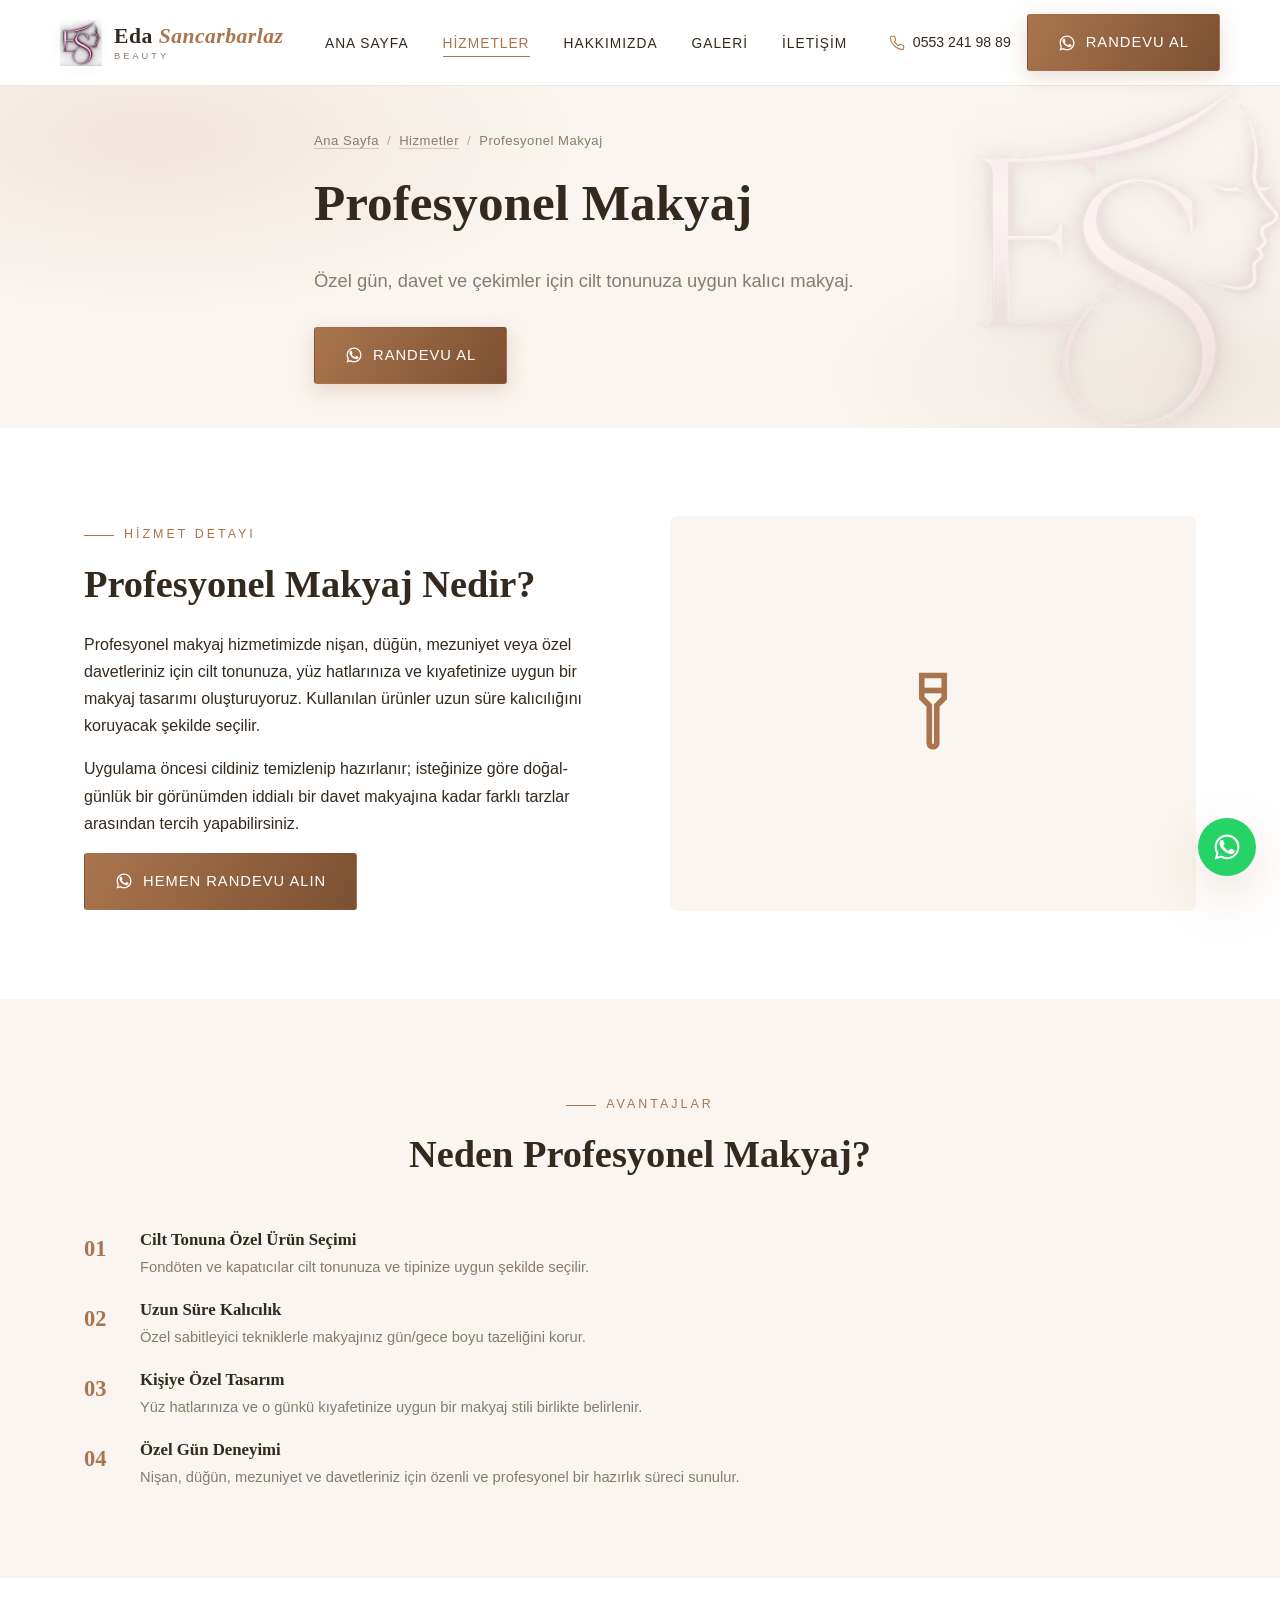
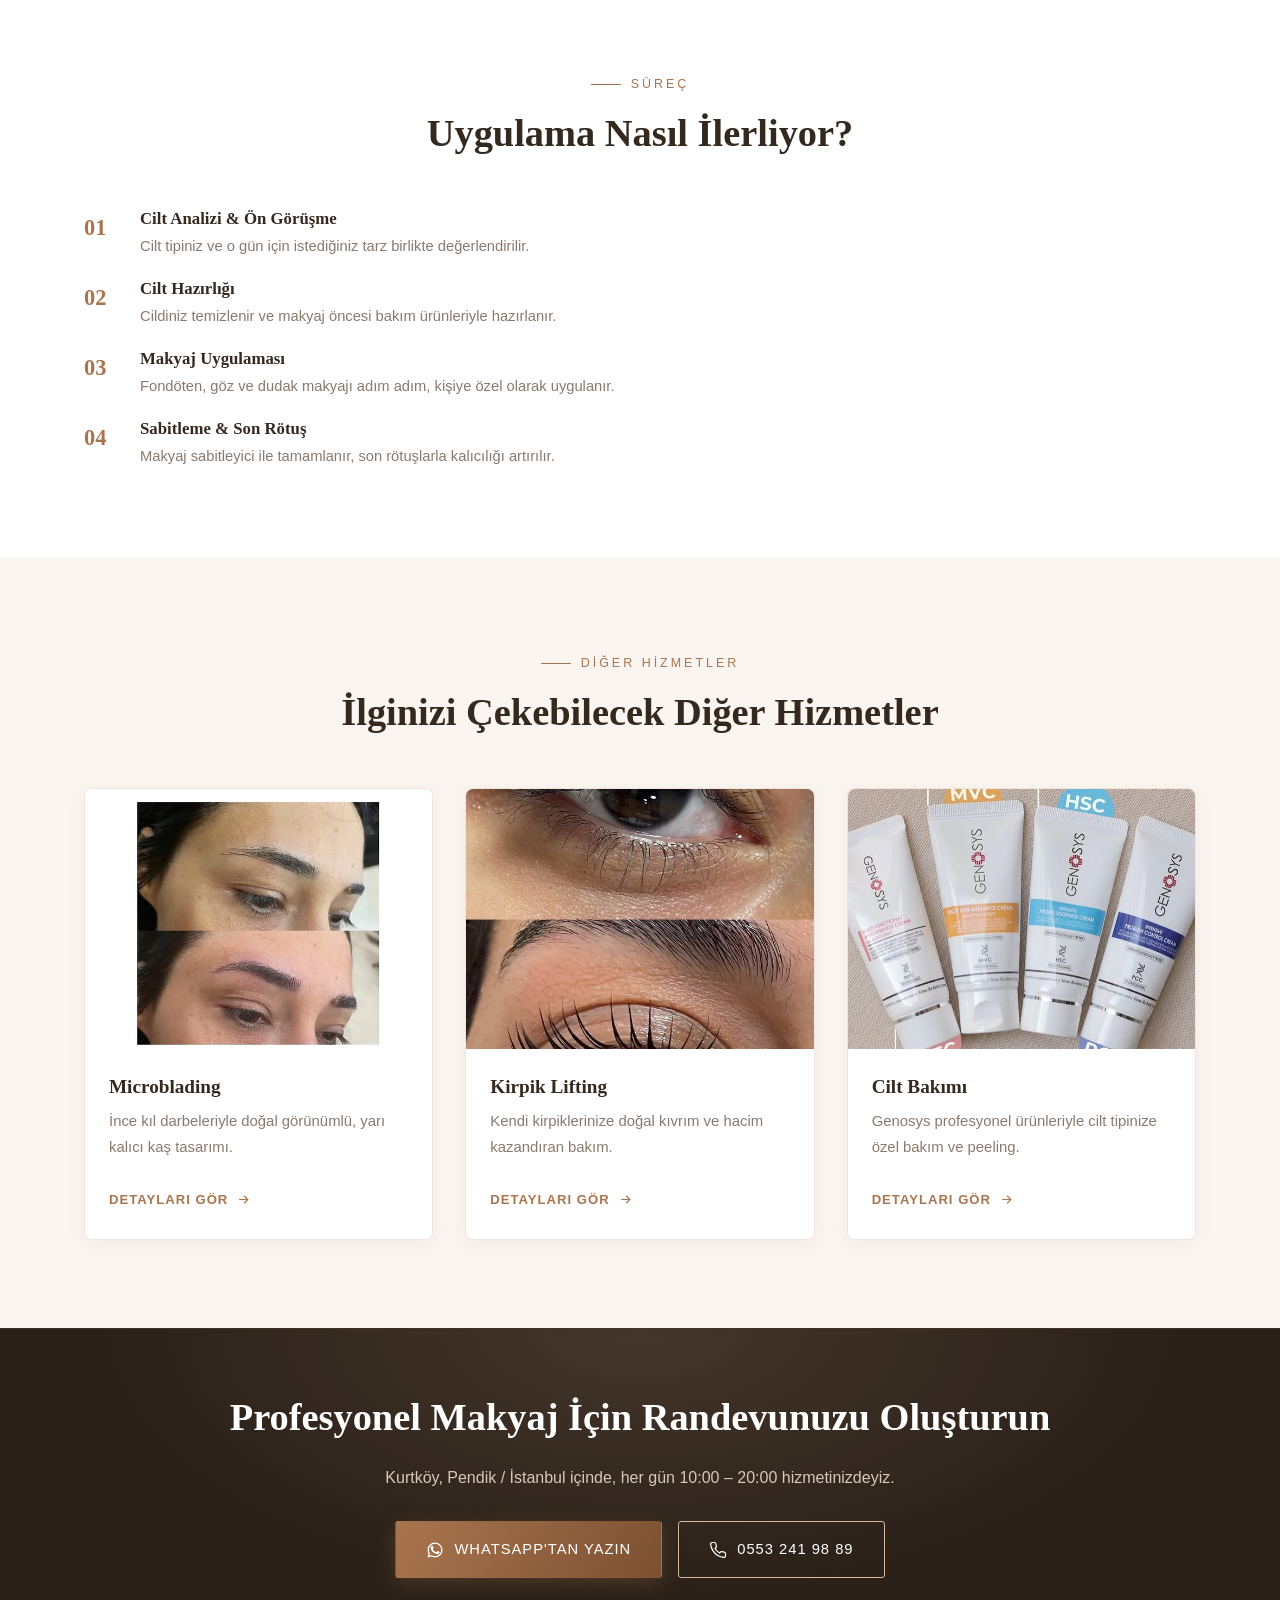
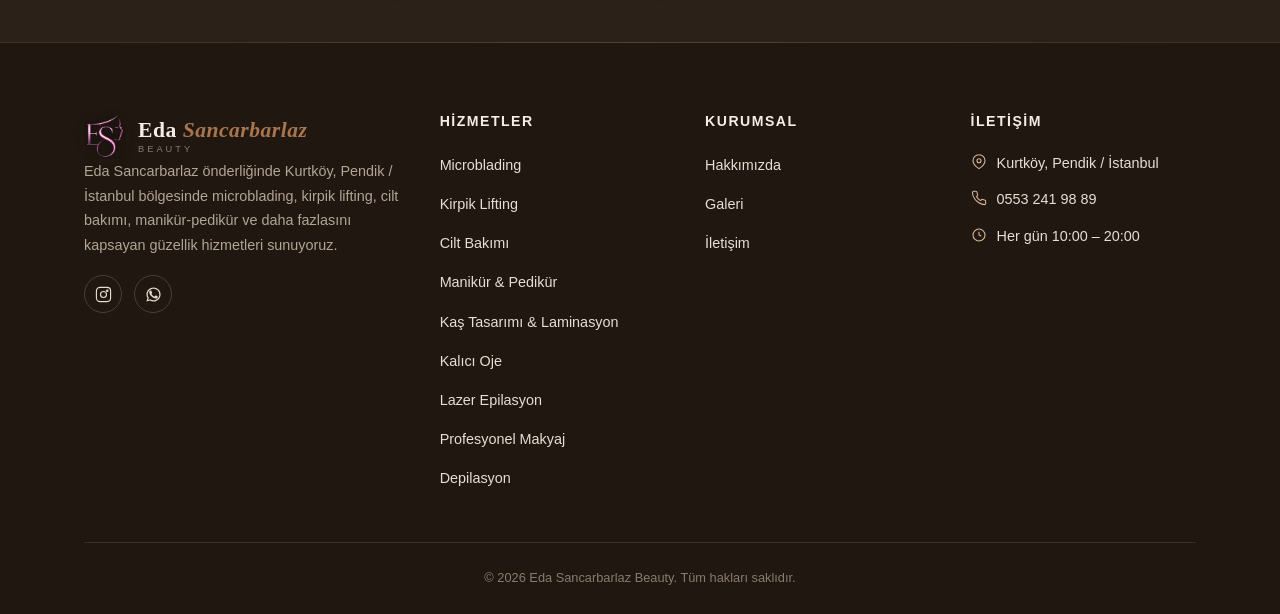
<file: hizmetler/profesyonel-makyaj.html>
﻿<!DOCTYPE html>
<html lang="tr">
<head>
<meta charset="UTF-8">
<meta name="viewport" content="width=device-width, initial-scale=1.0">
<title>Profesyonel Makyaj | Kurtköy, Pendik | Eda Sancarbarlaz Beauty</title>
<meta name="description" content="Kurtköy'de özel gün ve davetler için profesyonel makyaj hizmeti. Cilt tonunuza uygun, uzun süre kalıcı makyaj uygulaması için Eda Sancarbarlaz Beauty.">
<link rel="canonical" href="https://www.edasancarbarlazbeauty.com/hizmetler.html">
<meta property="og:type" content="website">
<meta property="og:title" content="Profesyonel Makyaj | Kurtköy, Pendik | Eda Sancarbarlaz Beauty">
<meta property="og:description" content="Kurtköy'de özel gün ve davetler için profesyonel makyaj hizmeti. Cilt tonunuza uygun, uzun süre kalıcı makyaj uygulaması için Eda Sancarbarlaz Beauty.">
<meta property="og:locale" content="tr_TR">
<meta property="og:site_name" content="Eda Sancarbarlaz Beauty">
<meta name="robots" content="index, follow">
<link rel="icon" href="../assets/img/favicon.png" type="image/png">
<link rel="preconnect" href="https://fonts.googleapis.com">
<link rel="preconnect" href="https://fonts.gstatic.com" crossorigin="">
<link href="../css2?family=Playfair+Display:wght@600;700&amp;family=Jost:wght@300;400;500;600&amp;display=swap" rel="stylesheet">
<link rel="stylesheet" href="../assets/css/style.css">

<script type="application/ld+json">
{
  "@context": "https://schema.org",
  "@type": "Service",
  "serviceType": "Profesyonel Makyaj",
  "name": "Profesyonel Makyaj",
  "description": "Kurtköy'de özel gün ve davetler için profesyonel makyaj hizmeti. Cilt tonunuza uygun, uzun süre kalıcı makyaj uygulaması için Eda Sancarbarlaz Beauty.",
  "areaServed": "Kurtköy, Pendik / İstanbul",
  "provider": { "@type": "BeautySalon", "name": "Eda Sancarbarlaz Beauty", "telephone": "+905532419889" }
}
</script>
</head>
<body>
<header class="site-header">
  <div class="container header-inner">
    <a href="../index.html" class="logo"><picture><source srcset="../assets/img/logo-icon.webp" type="image/webp"><img src="../assets/img/logo-icon.png" alt="Eda Sancarbarlaz Beauty logo" class="logo-icon"></picture><span class="logo-text">Eda <span>Sancarbarlaz</span><small>Beauty</small></span></a>
    <nav class="main-nav"><ul><li><a class="" href="../index.html">Ana Sayfa</a></li><li><a class="active" href="../hizmetler.html">Hizmetler</a></li><li><a class="" href="../hakkimizda.html">Hakkımızda</a></li><li><a class="" href="../galeri.html">Galeri</a></li><li><a class="" href="../iletisim.html">İletişim</a></li></ul></nav>
    <div class="header-actions">
      <div class="header-phone"><svg viewbox="0 0 24 24" fill="none" stroke="currentColor" stroke-width="1.6"><path d="M22 16.92v3a2 2 0 0 1-2.18 2 19.79 19.79 0 0 1-8.63-3.07 19.5 19.5 0 0 1-6-6 19.79 19.79 0 0 1-3.07-8.67A2 2 0 0 1 4.11 2h3a2 2 0 0 1 2 1.72c.127.96.361 1.903.7 2.81a2 2 0 0 1-.45 2.11L8.09 9.91a16 16 0 0 0 6 6l1.27-1.27a2 2 0 0 1 2.11-.45c.907.339 1.85.573 2.81.7A2 2 0 0 1 22 16.92z"></path></svg><a href="tel:+905532419889">0553 241 98 89</a></div>
      <a class="btn btn-gold" href="https://wa.me/905532419889" target="_blank" rel="noopener"><svg viewbox="0 0 24 24" fill="currentColor"><path d="M17.472 14.382c-.297-.149-1.758-.867-2.03-.967-.273-.099-.471-.148-.67.15-.197.297-.767.966-.94 1.164-.173.199-.347.223-.644.075-.297-.15-1.255-.463-2.39-1.475-.883-.788-1.48-1.761-1.653-2.059-.173-.297-.018-.458.13-.606.134-.133.298-.347.446-.52.149-.174.198-.298.298-.497.099-.198.05-.371-.025-.52-.075-.149-.669-1.612-.916-2.207-.242-.579-.487-.5-.669-.51-.173-.008-.371-.01-.57-.01-.198 0-.52.074-.792.372-.272.297-1.04 1.016-1.04 2.479 0 1.462 1.065 2.875 1.213 3.074.149.198 2.096 3.2 5.077 4.487.709.306 1.262.489 1.694.625.712.227 1.36.195 1.871.118.571-.085 1.758-.719 2.006-1.413.248-.694.248-1.289.173-1.413-.074-.124-.272-.198-.57-.347z"></path><path d="M12.04 2C6.58 2 2.13 6.45 2.13 11.91c0 1.85.5 3.58 1.36 5.07L2 22l5.2-1.44a9.94 9.94 0 0 0 4.84 1.23h.01c5.46 0 9.91-4.45 9.91-9.91 0-2.65-1.03-5.14-2.9-7.01A9.87 9.87 0 0 0 12.04 2zm0 18.1h-.01a8.2 8.2 0 0 1-4.18-1.14l-.3-.18-3.09.85.83-3.01-.2-.31a8.18 8.18 0 0 1-1.26-4.4c0-4.52 3.68-8.2 8.21-8.2 2.19 0 4.25.86 5.8 2.41a8.15 8.15 0 0 1 2.4 5.8c0 4.53-3.68 8.18-8.2 8.18z"></path></svg>Randevu Al</a>
      <button class="nav-toggle" aria-label="Menü"><span></span><span></span><span></span></button>
    </div>
  </div>
</header>

<section class="hero hero-page">
  <div class="container hero-content">
    <div class="breadcrumb"><a href="../index.html">Ana Sayfa</a><span class="sep">/</span><a href="../hizmetler.html">Hizmetler</a><span class="sep">/</span><span>Profesyonel Makyaj</span></div>
    <h1>Profesyonel Makyaj</h1>
    <p class="lead">Özel gün, davet ve çekimler için cilt tonunuza uygun kalıcı makyaj.</p>
    <div class="hero-cta">
      <a class="btn btn-gold" href="https://wa.me/905532419889" target="_blank" rel="noopener"><svg viewbox="0 0 24 24" fill="currentColor"><path d="M17.472 14.382c-.297-.149-1.758-.867-2.03-.967-.273-.099-.471-.148-.67.15-.197.297-.767.966-.94 1.164-.173.199-.347.223-.644.075-.297-.15-1.255-.463-2.39-1.475-.883-.788-1.48-1.761-1.653-2.059-.173-.297-.018-.458.13-.606.134-.133.298-.347.446-.52.149-.174.198-.298.298-.497.099-.198.05-.371-.025-.52-.075-.149-.669-1.612-.916-2.207-.242-.579-.487-.5-.669-.51-.173-.008-.371-.01-.57-.01-.198 0-.52.074-.792.372-.272.297-1.04 1.016-1.04 2.479 0 1.462 1.065 2.875 1.213 3.074.149.198 2.096 3.2 5.077 4.487.709.306 1.262.489 1.694.625.712.227 1.36.195 1.871.118.571-.085 1.758-.719 2.006-1.413.248-.694.248-1.289.173-1.413-.074-.124-.272-.198-.57-.347z"></path><path d="M12.04 2C6.58 2 2.13 6.45 2.13 11.91c0 1.85.5 3.58 1.36 5.07L2 22l5.2-1.44a9.94 9.94 0 0 0 4.84 1.23h.01c5.46 0 9.91-4.45 9.91-9.91 0-2.65-1.03-5.14-2.9-7.01A9.87 9.87 0 0 0 12.04 2zm0 18.1h-.01a8.2 8.2 0 0 1-4.18-1.14l-.3-.18-3.09.85.83-3.01-.2-.31a8.18 8.18 0 0 1-1.26-4.4c0-4.52 3.68-8.2 8.21-8.2 2.19 0 4.25.86 5.8 2.41a8.15 8.15 0 0 1 2.4 5.8c0 4.53-3.68 8.18-8.2 8.18z"></path></svg>Randevu Al</a>
    </div>
  </div>
</section>

<section class="section">
  <div class="container split">
    <div>
      <div class="eyebrow">HİZMET DETAYI</div>
      <h2>Profesyonel Makyaj Nedir?</h2>
      <p>Profesyonel makyaj hizmetimizde nişan, düğün, mezuniyet veya özel davetleriniz için cilt tonunuza, yüz hatlarınıza ve kıyafetinize uygun bir makyaj tasarımı oluşturuyoruz. Kullanılan ürünler uzun süre kalıcılığını koruyacak şekilde seçilir.</p><p>Uygulama öncesi cildiniz temizlenip hazırlanır; isteğinize göre doğal-günlük bir görünümden iddialı bir davet makyajına kadar farklı tarzlar arasından tercih yapabilirsiniz.</p>
      <a class="btn btn-primary" href="https://wa.me/905532419889" target="_blank" rel="noopener"><svg viewbox="0 0 24 24" fill="currentColor"><path d="M17.472 14.382c-.297-.149-1.758-.867-2.03-.967-.273-.099-.471-.148-.67.15-.197.297-.767.966-.94 1.164-.173.199-.347.223-.644.075-.297-.15-1.255-.463-2.39-1.475-.883-.788-1.48-1.761-1.653-2.059-.173-.297-.018-.458.13-.606.134-.133.298-.347.446-.52.149-.174.198-.298.298-.497.099-.198.05-.371-.025-.52-.075-.149-.669-1.612-.916-2.207-.242-.579-.487-.5-.669-.51-.173-.008-.371-.01-.57-.01-.198 0-.52.074-.792.372-.272.297-1.04 1.016-1.04 2.479 0 1.462 1.065 2.875 1.213 3.074.149.198 2.096 3.2 5.077 4.487.709.306 1.262.489 1.694.625.712.227 1.36.195 1.871.118.571-.085 1.758-.719 2.006-1.413.248-.694.248-1.289.173-1.413-.074-.124-.272-.198-.57-.347z"></path><path d="M12.04 2C6.58 2 2.13 6.45 2.13 11.91c0 1.85.5 3.58 1.36 5.07L2 22l5.2-1.44a9.94 9.94 0 0 0 4.84 1.23h.01c5.46 0 9.91-4.45 9.91-9.91 0-2.65-1.03-5.14-2.9-7.01A9.87 9.87 0 0 0 12.04 2zm0 18.1h-.01a8.2 8.2 0 0 1-4.18-1.14l-.3-.18-3.09.85.83-3.01-.2-.31a8.18 8.18 0 0 1-1.26-4.4c0-4.52 3.68-8.2 8.21-8.2 2.19 0 4.25.86 5.8 2.41a8.15 8.15 0 0 1 2.4 5.8c0 4.53-3.68 8.18-8.2 8.18z"></path></svg>Hemen Randevu Alın</a>
    </div>
    <div><div class="icon-wrap" style="aspect-ratio:4/3;display:flex;align-items:center;justify-content:center;background:var(--color-bg-alt);border-radius:var(--radius)"><span class="icon-display"><svg viewbox="0 0 24 24" fill="none" stroke="currentColor" stroke-width="1.5"><path d="M9 2h6v6l-2 2v10a1 1 0 0 1-1 1c-.55 0-1-.45-1-1V10L9 8V2z"></path><path d="M9 6h6"></path></svg></span></div></div>
  </div>
</section>

<section class="section alt">
  <div class="container">
    <div class="section-head">
      <div class="eyebrow" style="justify-content:center">AVANTAJLAR</div>
      <h2>Neden Profesyonel Makyaj?</h2>
    </div>
    <ul class="feature-list"><li><span class="num">01</span><div><h4>Cilt Tonuna Özel Ürün Seçimi</h4><p>Fondöten ve kapatıcılar cilt tonunuza ve tipinize uygun şekilde seçilir.</p></div></li><li><span class="num">02</span><div><h4>Uzun Süre Kalıcılık</h4><p>Özel sabitleyici tekniklerle makyajınız gün/gece boyu tazeliğini korur.</p></div></li><li><span class="num">03</span><div><h4>Kişiye Özel Tasarım</h4><p>Yüz hatlarınıza ve o günkü kıyafetinize uygun bir makyaj stili birlikte belirlenir.</p></div></li><li><span class="num">04</span><div><h4>Özel Gün Deneyimi</h4><p>Nişan, düğün, mezuniyet ve davetleriniz için özenli ve profesyonel bir hazırlık süreci sunulur.</p></div></li></ul>
  </div>
</section>

<section class="section">
  <div class="container">
    <div class="section-head">
      <div class="eyebrow" style="justify-content:center">SÜREÇ</div>
      <h2>Uygulama Nasıl İlerliyor?</h2>
    </div>
    <ul class="feature-list"><li><span class="num">01</span><div><h4>Cilt Analizi & Ön Görüşme</h4><p>Cilt tipiniz ve o gün için istediğiniz tarz birlikte değerlendirilir.</p></div></li><li><span class="num">02</span><div><h4>Cilt Hazırlığı</h4><p>Cildiniz temizlenir ve makyaj öncesi bakım ürünleriyle hazırlanır.</p></div></li><li><span class="num">03</span><div><h4>Makyaj Uygulaması</h4><p>Fondöten, göz ve dudak makyajı adım adım, kişiye özel olarak uygulanır.</p></div></li><li><span class="num">04</span><div><h4>Sabitleme & Son Rötuş</h4><p>Makyaj sabitleyici ile tamamlanır, son rötuşlarla kalıcılığı artırılır.</p></div></li></ul>
  </div>
</section>



<section class="section alt">
  <div class="container">
    <div class="section-head">
      <div class="eyebrow" style="justify-content:center">DİĞER HİZMETLER</div>
      <h2>İlginizi Çekebilecek Diğer Hizmetler</h2>
    </div>
    <div class="grid grid-3"><a class="service-card" href="microblading.html">
          <div class="img-wrap"><picture><source srcset="../assets/img/microblading-oncesi-sonrasi.webp" type="image/webp"><img src="../assets/img/microblading-oncesi-sonrasi.jpg" alt="Microblading (Kaş Kalıcı Makyaj)" class="" loading="eager"></picture></div>
          <div class="card-body">
            <h3>Microblading</h3>
            <p>İnce kıl darbeleriyle doğal görünümlü, yarı kalıcı kaş tasarımı.</p>
            <span class="card-link">Detayları Gör <svg viewbox="0 0 24 24" fill="none" stroke="currentColor" stroke-width="1.8"><path d="M5 12h14"></path><path d="m13 6 6 6-6 6"></path></svg></span>
          </div>
        </a><a class="service-card" href="kirpik-lifting.html">
          <div class="img-wrap"><picture><source srcset="../assets/img/kirpik-lifting-oncesi-sonrasi.webp" type="image/webp"><img src="../assets/img/kirpik-lifting-oncesi-sonrasi.jpg" alt="Kirpik Lifting (Lash Lift)" class="" loading="eager"></picture></div>
          <div class="card-body">
            <h3>Kirpik Lifting</h3>
            <p>Kendi kirpiklerinize doğal kıvrım ve hacim kazandıran bakım.</p>
            <span class="card-link">Detayları Gör <svg viewbox="0 0 24 24" fill="none" stroke="currentColor" stroke-width="1.8"><path d="M5 12h14"></path><path d="m13 6 6 6-6 6"></path></svg></span>
          </div>
        </a><a class="service-card" href="cilt-bakimi.html">
          <div class="img-wrap"><picture><source srcset="../assets/img/genosys-profesyonel-cilt-bakim-urunleri.webp" type="image/webp"><img src="../assets/img/genosys-profesyonel-cilt-bakim-urunleri.jpg" alt="Cilt Bakımı (Genosys Profesyonel Bakım)" class="" loading="eager"></picture></div>
          <div class="card-body">
            <h3>Cilt Bakımı</h3>
            <p>Genosys profesyonel ürünleriyle cilt tipinize özel bakım ve peeling.</p>
            <span class="card-link">Detayları Gör <svg viewbox="0 0 24 24" fill="none" stroke="currentColor" stroke-width="1.8"><path d="M5 12h14"></path><path d="m13 6 6 6-6 6"></path></svg></span>
          </div>
        </a></div>
  </div>
</section>

<section class="cta-band">
  <div class="container">
    <h2>Profesyonel Makyaj İçin Randevunuzu Oluşturun</h2>
    <p>Kurtköy, Pendik / İstanbul içinde, her gün 10:00 – 20:00 hizmetinizdeyiz.</p>
    <div class="hero-cta">
      <a class="btn btn-gold" href="https://wa.me/905532419889" target="_blank" rel="noopener"><svg viewbox="0 0 24 24" fill="currentColor"><path d="M17.472 14.382c-.297-.149-1.758-.867-2.03-.967-.273-.099-.471-.148-.67.15-.197.297-.767.966-.94 1.164-.173.199-.347.223-.644.075-.297-.15-1.255-.463-2.39-1.475-.883-.788-1.48-1.761-1.653-2.059-.173-.297-.018-.458.13-.606.134-.133.298-.347.446-.52.149-.174.198-.298.298-.497.099-.198.05-.371-.025-.52-.075-.149-.669-1.612-.916-2.207-.242-.579-.487-.5-.669-.51-.173-.008-.371-.01-.57-.01-.198 0-.52.074-.792.372-.272.297-1.04 1.016-1.04 2.479 0 1.462 1.065 2.875 1.213 3.074.149.198 2.096 3.2 5.077 4.487.709.306 1.262.489 1.694.625.712.227 1.36.195 1.871.118.571-.085 1.758-.719 2.006-1.413.248-.694.248-1.289.173-1.413-.074-.124-.272-.198-.57-.347z"></path><path d="M12.04 2C6.58 2 2.13 6.45 2.13 11.91c0 1.85.5 3.58 1.36 5.07L2 22l5.2-1.44a9.94 9.94 0 0 0 4.84 1.23h.01c5.46 0 9.91-4.45 9.91-9.91 0-2.65-1.03-5.14-2.9-7.01A9.87 9.87 0 0 0 12.04 2zm0 18.1h-.01a8.2 8.2 0 0 1-4.18-1.14l-.3-.18-3.09.85.83-3.01-.2-.31a8.18 8.18 0 0 1-1.26-4.4c0-4.52 3.68-8.2 8.21-8.2 2.19 0 4.25.86 5.8 2.41a8.15 8.15 0 0 1 2.4 5.8c0 4.53-3.68 8.18-8.2 8.18z"></path></svg>WhatsApp'tan Yazın</a>
      <a class="btn btn-outline on-dark" href="tel:+905532419889"><svg viewbox="0 0 24 24" fill="none" stroke="currentColor" stroke-width="1.6"><path d="M22 16.92v3a2 2 0 0 1-2.18 2 19.79 19.79 0 0 1-8.63-3.07 19.5 19.5 0 0 1-6-6 19.79 19.79 0 0 1-3.07-8.67A2 2 0 0 1 4.11 2h3a2 2 0 0 1 2 1.72c.127.96.361 1.903.7 2.81a2 2 0 0 1-.45 2.11L8.09 9.91a16 16 0 0 0 6 6l1.27-1.27a2 2 0 0 1 2.11-.45c.907.339 1.85.573 2.81.7A2 2 0 0 1 22 16.92z"></path></svg>0553 241 98 89</a>
    </div>
  </div>
</section>

<footer class="site-footer">
  <div class="container">
    <div class="footer-grid">
      <div>
        <a href="../index.html" class="logo"><picture><source srcset="../assets/img/logo-icon.webp" type="image/webp"><img src="../assets/img/logo-icon.png" alt="Eda Sancarbarlaz Beauty logo" class="logo-icon"></picture><span class="logo-text">Eda <span>Sancarbarlaz</span><small>Beauty</small></span></a>
        <p>Eda Sancarbarlaz önderliğinde Kurtköy, Pendik / İstanbul bölgesinde microblading, kirpik lifting, cilt bakımı, manikür-pedikür ve daha fazlasını kapsayan güzellik hizmetleri sunuyoruz.</p>
        <div class="footer-social">
          <a href="https://www.instagram.com/edaguzellikmakeup" target="_blank" rel="noopener" aria-label="Instagram"><svg viewbox="0 0 24 24" fill="none" stroke="currentColor" stroke-width="1.6"><rect x="2" y="2" width="20" height="20" rx="5"></rect><circle cx="12" cy="12" r="4.2"></circle><circle cx="17.3" cy="6.7" r="1"></circle></svg></a>
          <a href="https://wa.me/905532419889" target="_blank" rel="noopener" aria-label="WhatsApp"><svg viewbox="0 0 24 24" fill="currentColor"><path d="M17.472 14.382c-.297-.149-1.758-.867-2.03-.967-.273-.099-.471-.148-.67.15-.197.297-.767.966-.94 1.164-.173.199-.347.223-.644.075-.297-.15-1.255-.463-2.39-1.475-.883-.788-1.48-1.761-1.653-2.059-.173-.297-.018-.458.13-.606.134-.133.298-.347.446-.52.149-.174.198-.298.298-.497.099-.198.05-.371-.025-.52-.075-.149-.669-1.612-.916-2.207-.242-.579-.487-.5-.669-.51-.173-.008-.371-.01-.57-.01-.198 0-.52.074-.792.372-.272.297-1.04 1.016-1.04 2.479 0 1.462 1.065 2.875 1.213 3.074.149.198 2.096 3.2 5.077 4.487.709.306 1.262.489 1.694.625.712.227 1.36.195 1.871.118.571-.085 1.758-.719 2.006-1.413.248-.694.248-1.289.173-1.413-.074-.124-.272-.198-.57-.347z"></path><path d="M12.04 2C6.58 2 2.13 6.45 2.13 11.91c0 1.85.5 3.58 1.36 5.07L2 22l5.2-1.44a9.94 9.94 0 0 0 4.84 1.23h.01c5.46 0 9.91-4.45 9.91-9.91 0-2.65-1.03-5.14-2.9-7.01A9.87 9.87 0 0 0 12.04 2zm0 18.1h-.01a8.2 8.2 0 0 1-4.18-1.14l-.3-.18-3.09.85.83-3.01-.2-.31a8.18 8.18 0 0 1-1.26-4.4c0-4.52 3.68-8.2 8.21-8.2 2.19 0 4.25.86 5.8 2.41a8.15 8.15 0 0 1 2.4 5.8c0 4.53-3.68 8.18-8.2 8.18z"></path></svg></a>
        </div>
      </div>
      <div>
        <h4>Hizmetler</h4>
        <ul class="footer-links"><li><a href="microblading.html">Microblading</a></li><li><a href="kirpik-lifting.html">Kirpik Lifting</a></li><li><a href="cilt-bakimi.html">Cilt Bakımı</a></li><li><a href="manikur-pedikur.html">Manikür & Pedikür</a></li><li><a href="kas-tasarimi.html">Kaş Tasarımı & Laminasyon</a></li><li><a href="kalici-oje.html">Kalıcı Oje</a></li><li><a href="lazer-epilasyon.html">Lazer Epilasyon</a></li><li><a href="profesyonel-makyaj.html">Profesyonel Makyaj</a></li><li><a href="depilasyon.html">Depilasyon</a></li></ul>
      </div>
      <div>
        <h4>Kurumsal</h4>
        <ul class="footer-links">
          <li><a href="../hakkimizda.html">Hakkımızda</a></li>
          <li><a href="../galeri.html">Galeri</a></li>
          <li><a href="../iletisim.html">İletişim</a></li>
        </ul>
      </div>
      <div>
        <h4>İletişim</h4>
        <ul class="footer-links footer-contact">
          <li><svg viewbox="0 0 24 24" fill="none" stroke="currentColor" stroke-width="1.6"><path d="M21 10c0 6-9 12-9 12s-9-6-9-12a9 9 0 1 1 18 0z"></path><circle cx="12" cy="10" r="3"></circle></svg> <span>Kurtköy, Pendik / İstanbul</span></li>
          <li><svg viewbox="0 0 24 24" fill="none" stroke="currentColor" stroke-width="1.6"><path d="M22 16.92v3a2 2 0 0 1-2.18 2 19.79 19.79 0 0 1-8.63-3.07 19.5 19.5 0 0 1-6-6 19.79 19.79 0 0 1-3.07-8.67A2 2 0 0 1 4.11 2h3a2 2 0 0 1 2 1.72c.127.96.361 1.903.7 2.81a2 2 0 0 1-.45 2.11L8.09 9.91a16 16 0 0 0 6 6l1.27-1.27a2 2 0 0 1 2.11-.45c.907.339 1.85.573 2.81.7A2 2 0 0 1 22 16.92z"></path></svg> <a href="tel:+905532419889">0553 241 98 89</a></li>
          <li><svg viewbox="0 0 24 24" fill="none" stroke="currentColor" stroke-width="1.6"><circle cx="12" cy="12" r="9"></circle><path d="M12 7v5l3.5 2"></path></svg> <span>Her gün 10:00 – 20:00</span></li>
        </ul>
      </div>
    </div>
    <div class="footer-bottom">
      &copy; <span id="year"></span> Eda Sancarbarlaz Beauty. Tüm hakları saklıdır.
    </div>
  </div>
</footer>
<a href="https://wa.me/905532419889" target="_blank" rel="noopener" class="wa-float" aria-label="WhatsApp'tan yaz"><svg viewbox="0 0 24 24" fill="currentColor"><path d="M17.472 14.382c-.297-.149-1.758-.867-2.03-.967-.273-.099-.471-.148-.67.15-.197.297-.767.966-.94 1.164-.173.199-.347.223-.644.075-.297-.15-1.255-.463-2.39-1.475-.883-.788-1.48-1.761-1.653-2.059-.173-.297-.018-.458.13-.606.134-.133.298-.347.446-.52.149-.174.198-.298.298-.497.099-.198.05-.371-.025-.52-.075-.149-.669-1.612-.916-2.207-.242-.579-.487-.5-.669-.51-.173-.008-.371-.01-.57-.01-.198 0-.52.074-.792.372-.272.297-1.04 1.016-1.04 2.479 0 1.462 1.065 2.875 1.213 3.074.149.198 2.096 3.2 5.077 4.487.709.306 1.262.489 1.694.625.712.227 1.36.195 1.871.118.571-.085 1.758-.719 2.006-1.413.248-.694.248-1.289.173-1.413-.074-.124-.272-.198-.57-.347z"></path><path d="M12.04 2C6.58 2 2.13 6.45 2.13 11.91c0 1.85.5 3.58 1.36 5.07L2 22l5.2-1.44a9.94 9.94 0 0 0 4.84 1.23h.01c5.46 0 9.91-4.45 9.91-9.91 0-2.65-1.03-5.14-2.9-7.01A9.87 9.87 0 0 0 12.04 2zm0 18.1h-.01a8.2 8.2 0 0 1-4.18-1.14l-.3-.18-3.09.85.83-3.01-.2-.31a8.18 8.18 0 0 1-1.26-4.4c0-4.52 3.68-8.2 8.21-8.2 2.19 0 4.25.86 5.8 2.41a8.15 8.15 0 0 1 2.4 5.8c0 4.53-3.68 8.18-8.2 8.18z"></path></svg></a>
<script>document.getElementById('year').textContent = new Date().getFullYear();</script>
<script src="../assets/js/main.js"></script>

</body>
</html>
</file>
<file: assets/css/style.css>
/* ==========================================================================
   Eda Sancarbarlaz Beauty — Ana Stil Dosyası
   Tema: Nude Zarafet (beyaz zemin / nude-karamel vurgu)
   ========================================================================== */

:root {
  --color-bg: #ffffff;
  --color-bg-alt: #faf5f0;
  --color-bg-card: #ffffff;
  --color-dark: #2b2119;         /* koyu espresso — footer / cta bandı */
  --color-dark-2: #201810;
  --color-gold: #a9754f;         /* ana nude/karamel vurgu (eski "gold" değişken adı korunuyor) */
  --color-gold-light: #d9b79a;   /* açık nude — koyu zeminlerde metin/hover için */
  --color-pink-deep: #7c5031;    /* koyu nude — gradyan / vurgu */
  --color-text: #34291f;
  --color-text-muted: #8a7a6e;
  --color-border: rgba(169, 117, 79, 0.18);
  --color-white: #ffffff;
  --font-heading: 'Playfair Display', Georgia, serif;
  --font-body: 'Jost', 'Segoe UI', sans-serif;
  --container: 1160px;
  --radius: 8px;
  --shadow-soft: 0 10px 30px rgba(169, 117, 79, 0.14);
  --shadow-strong: 0 20px 50px rgba(169, 117, 79, 0.22);
}

* { box-sizing: border-box; }
html { scroll-behavior: smooth; }

body {
  margin: 0;
  font-family: var(--font-body);
  background: var(--color-bg);
  color: var(--color-text);
  font-weight: 300;
  line-height: 1.7;
  font-size: 16px;
  -webkit-font-smoothing: antialiased;
}

img { max-width: 100%; display: block; }

h1, h2, h3, h4 {
  font-family: var(--font-heading);
  font-weight: 600;
  color: var(--color-text);
  line-height: 1.25;
  margin: 0 0 0.6em;
}

h1 { font-size: clamp(2.1rem, 4vw, 3.4rem); font-weight: 700; }
h2 { font-size: clamp(1.7rem, 3vw, 2.4rem); }
h3 { font-size: 1.3rem; }

p { margin: 0 0 1em; color: var(--color-text); }
p.lead { font-size: 1.15rem; color: var(--color-text-muted); }

a { color: inherit; text-decoration: none; }

.container {
  width: 100%;
  max-width: var(--container);
  margin: 0 auto;
  padding: 0 24px;
}

.section { padding: 88px 0; }
.section.alt { background: var(--color-bg-alt); }
.section.dark { background: var(--color-dark); color: #f2e9e0; }
.section.dark h2, .section.dark h3, .section.dark p { color: #f2e9e0; }
.section.dark p.lead { color: #d8c8ba; }
.section-tight { padding: 56px 0; }

.eyebrow {
  display: inline-flex;
  align-items: center;
  gap: 10px;
  font-family: var(--font-body);
  letter-spacing: 3px;
  text-transform: uppercase;
  font-size: 0.78rem;
  color: var(--color-gold);
  font-weight: 500;
  margin-bottom: 14px;
}
.eyebrow::before { content: ""; width: 30px; height: 1px; background: var(--color-gold); display: inline-block; }

.section-head { max-width: 640px; margin: 0 auto 52px; text-align: center; }
.section-head p { color: var(--color-text-muted); }

/* Buttons */
.btn {
  display: inline-flex;
  align-items: center;
  gap: 10px;
  padding: 15px 30px;
  border-radius: 3px;
  font-family: var(--font-body);
  font-size: 0.92rem;
  letter-spacing: 1px;
  text-transform: uppercase;
  font-weight: 500;
  border: 1px solid transparent;
  cursor: pointer;
  transition: all .25s ease;
}
.btn-primary { background: linear-gradient(120deg, var(--color-gold), var(--color-pink-deep)); color: #fff; }
.btn-primary:hover { filter: brightness(1.08); box-shadow: var(--shadow-soft); }
.btn-gold { background: linear-gradient(120deg, var(--color-gold), var(--color-pink-deep)); color: #fff; box-shadow: 0 6px 20px rgba(169,117,79,0.25); }
.btn-gold:hover { filter: brightness(1.06); box-shadow: var(--shadow-strong); }
.btn-outline { border-color: var(--color-gold); color: var(--color-gold); background: transparent; }
.btn-outline:hover { background: rgba(169,117,79,0.08); }
.btn-outline.on-dark { border-color: var(--color-gold-light); color: #fff; }
.btn-outline.on-dark:hover { background: rgba(217,183,154,0.16); }
.btn-block { width: 100%; justify-content: center; }
.btn svg { width: 18px; height: 18px; flex-shrink: 0; }

/* Header */
.site-header {
  position: sticky;
  top: 0;
  z-index: 500;
  background: rgba(255, 255, 255, 0.92);
  backdrop-filter: blur(12px);
  border-bottom: 1px solid var(--color-border);
}
.header-inner {
  display: flex;
  align-items: center;
  justify-content: space-between;
  padding: 14px 0;
}
.logo { display: flex; align-items: center; gap: 12px; }
.logo img.logo-icon { height: 46px; width: auto; filter: drop-shadow(0 2px 6px rgba(52,41,31,0.14)); }
.logo-text {
  font-family: var(--font-heading);
  font-size: 1.35rem;
  font-weight: 700;
  color: var(--color-text);
  letter-spacing: 0.5px;
  line-height: 1.15;
}
.logo-text span { color: var(--color-gold); font-style: italic; }
.logo-text small {
  display: block;
  font-family: var(--font-body);
  font-size: 0.58rem;
  letter-spacing: 3px;
  text-transform: uppercase;
  color: var(--color-text-muted);
  font-weight: 400;
  margin-top: 2px;
}

.main-nav ul {
  list-style: none;
  display: flex;
  gap: 34px;
  margin: 0;
  padding: 0;
}
.main-nav a {
  font-size: 0.86rem;
  letter-spacing: 1px;
  text-transform: uppercase;
  color: var(--color-text);
  font-weight: 500;
  position: relative;
  padding: 6px 0;
}
.main-nav a::after {
  content: "";
  position: absolute;
  left: 0; bottom: 0;
  width: 0; height: 1px;
  background: var(--color-gold);
  transition: width .25s ease;
}
.main-nav a:hover::after,
.main-nav a.active::after { width: 100%; }
.main-nav a.active { color: var(--color-gold); }

.header-actions { display: flex; align-items: center; gap: 16px; }
.header-phone {
  display: flex;
  align-items: center;
  gap: 8px;
  font-size: 0.88rem;
  font-weight: 500;
  color: var(--color-text);
}
.header-phone svg { width: 16px; height: 16px; color: var(--color-gold); }

.nav-toggle {
  display: none;
  flex-direction: column;
  gap: 5px;
  background: none;
  border: none;
  cursor: pointer;
  padding: 6px;
}
.nav-toggle span { width: 24px; height: 2px; background: var(--color-text); display: block; }

/* Hero */
.hero {
  position: relative;
  min-height: 78vh;
  display: flex;
  align-items: center;
  color: #fff;
  background: linear-gradient(180deg, rgba(43,33,25,.4), rgba(43,33,25,.68)), var(--color-dark);
  background-size: cover;
  background-position: center;
  overflow: hidden;
}
.hero-page {
  min-height: 38vh;
  color: var(--color-text);
  background:
    radial-gradient(ellipse 55% 85% at 12% 15%, rgba(169,117,79,0.12), transparent 60%),
    radial-gradient(ellipse 50% 75% at 92% 85%, rgba(124,80,49,0.08), transparent 55%),
    var(--color-bg-alt);
  background-size: auto;
  background-position: 0 0;
}
.hero-page::after {
  content: "";
  position: absolute;
  right: -40px;
  top: 50%;
  transform: translateY(-50%);
  width: 380px;
  height: 380px;
  background: url('../img/logo-icon.png') center / contain no-repeat;
  opacity: 0.08;
  z-index: 0;
  pointer-events: none;
}
@media (max-width: 700px) {
  .hero-page::after { width: 220px; height: 220px; right: -60px; opacity: 0.06; }
}
.hero-page h1 { color: var(--color-text); }
.hero-page p.lead { color: var(--color-text-muted); }
.hero-slides { position: absolute; inset: 0; z-index: 0; }
.hero-slide {
  position: absolute;
  inset: 0;
  background-size: cover;
  background-position: center;
  opacity: 0;
  transition: opacity 1.4s ease;
}
.hero-slide.active { opacity: 1; }
.hero-overlay {
  position: absolute;
  inset: 0;
  z-index: 1;
  background: linear-gradient(180deg, rgba(43,33,25,.4), rgba(43,33,25,.68));
}
.hero-content { position: relative; z-index: 2; max-width: 700px; }
.hero-slider .eyebrow { color: var(--color-gold-light); }
.hero-slider .eyebrow::before { background: var(--color-gold-light); }
.hero-slider h1 { color: #fff; }
.hero-slider p.lead { color: #f0e6dc; }
.hero-cta { display: flex; gap: 16px; margin-top: 30px; flex-wrap: wrap; }

.breadcrumb {
  font-size: 0.82rem;
  letter-spacing: 0.5px;
  color: var(--color-text-muted);
  margin-bottom: 18px;
}
.breadcrumb a { color: var(--color-text-muted); border-bottom: 1px solid rgba(52,41,31,0.2); }
.breadcrumb a:hover { color: var(--color-gold); }
.breadcrumb .sep { margin: 0 8px; opacity: .6; }

/* Grid utilities */
.grid { display: grid; gap: 32px; }
.grid-2 { grid-template-columns: repeat(2, 1fr); }
.grid-3 { grid-template-columns: repeat(3, 1fr); }
.grid-4 { grid-template-columns: repeat(4, 1fr); }
.align-center { align-items: center; }

/* Service cards */
.service-card {
  background: var(--color-bg-card);
  border: 1px solid var(--color-border);
  border-radius: var(--radius);
  overflow: hidden;
  display: flex;
  flex-direction: column;
  box-shadow: 0 4px 18px rgba(169,117,79,0.08);
  transition: transform .3s ease, box-shadow .3s ease, border-color .3s ease;
}
.service-card:hover { transform: translateY(-6px); box-shadow: var(--shadow-soft); border-color: rgba(169,117,79,0.4); }
.service-card .img-wrap { aspect-ratio: 4/3; overflow: hidden; }
.service-card img { width: 100%; height: 100%; object-fit: cover; transition: transform .5s ease; }
.service-card:hover img { transform: scale(1.06); }
.service-card .card-body { padding: 26px 24px 28px; flex: 1; display: flex; flex-direction: column; }
.service-card h3 { margin-bottom: 10px; font-size: 1.2rem; color: var(--color-text); }
.service-card p { font-size: 0.93rem; color: var(--color-text-muted); flex: 1; }
.service-card .card-link {
  margin-top: 14px;
  font-size: 0.82rem;
  letter-spacing: 1px;
  text-transform: uppercase;
  color: var(--color-gold);
  font-weight: 600;
  display: inline-flex;
  align-items: center;
  gap: 8px;
}
.service-card .card-link svg { width: 15px; height: 15px; flex-shrink: 0; }
.service-card.icon-card .icon-wrap {
  aspect-ratio: 4/3;
  display: flex;
  align-items: center;
  justify-content: center;
  background: radial-gradient(circle at center, rgba(169,117,79,0.12), transparent 70%), var(--color-bg-alt);
}
.service-card.icon-card svg { width: 56px; height: 56px; color: var(--color-gold); }

/* Feature list */
.feature-list { list-style: none; margin: 0; padding: 0; display: grid; gap: 20px; }
.feature-list li { display: flex; gap: 16px; align-items: flex-start; }
.feature-list .num {
  font-family: var(--font-heading);
  color: var(--color-gold);
  font-size: 1.4rem;
  font-weight: 700;
  min-width: 40px;
}
.feature-list h4 { margin-bottom: 4px; font-size: 1.05rem; color: var(--color-text); }
.feature-list p { margin: 0; font-size: 0.92rem; color: var(--color-text-muted); }

/* Gallery */
.gallery-filters {
  display: flex;
  gap: 10px;
  flex-wrap: wrap;
  justify-content: center;
  margin-bottom: 40px;
}
.gallery-filters button {
  padding: 9px 20px;
  border: 1px solid var(--color-border);
  background: var(--color-bg-card);
  color: var(--color-text);
  border-radius: 30px;
  font-family: var(--font-body);
  font-size: 0.82rem;
  letter-spacing: 0.5px;
  text-transform: uppercase;
  cursor: pointer;
  transition: all .2s ease;
}
.gallery-filters button:hover { border-color: var(--color-gold); }
.gallery-filters button.active { background: linear-gradient(120deg, var(--color-gold), var(--color-pink-deep)); color: #fff; border-color: transparent; }

.gallery-grid {
  display: grid;
  grid-template-columns: repeat(4, 1fr);
  gap: 18px;
}
.gallery-item {
  position: relative;
  border-radius: var(--radius);
  overflow: hidden;
  cursor: pointer;
  aspect-ratio: 3/4;
  border: 1px solid var(--color-border);
}
.gallery-item img, .gallery-item video { width: 100%; height: 100%; object-fit: cover; transition: transform .5s ease; }
.gallery-item:hover img, .gallery-item:hover video { transform: scale(1.08); }
.gallery-item:hover { box-shadow: var(--shadow-soft); }
.gallery-item .tag {
  position: absolute; left: 10px; bottom: 10px;
  background: rgba(24,18,13,0.75);
  border: 1px solid rgba(217,183,154,0.35);
  color: #fff; font-size: 0.68rem; letter-spacing: 1px; text-transform: uppercase;
  padding: 5px 10px; border-radius: 20px;
}
.gallery-item .play {
  position: absolute; inset: 0; display: flex; align-items: center; justify-content: center;
  background: rgba(24,18,13,0.32);
}
.gallery-item .play svg { width: 42px; height: 42px; color: #fff; }

/* Lightbox */
.lightbox {
  position: fixed; inset: 0; background: rgba(18,13,9,0.95);
  display: none; align-items: center; justify-content: center; z-index: 1000; padding: 30px;
}
.lightbox.open { display: flex; }
.lightbox img, .lightbox video { max-width: 92vw; max-height: 86vh; border-radius: 6px; box-shadow: 0 0 50px rgba(0,0,0,0.4); }
.lightbox-close {
  position: absolute; top: 24px; right: 30px; color: #fff; font-size: 2rem; cursor: pointer; line-height: 1;
  background: none; border: none;
}

/* About / split sections */
.split { display: grid; grid-template-columns: 1fr 1fr; gap: 60px; align-items: center; }
.split img { border-radius: var(--radius); box-shadow: var(--shadow-soft); }
.stat-row { display: flex; gap: 40px; margin-top: 30px; flex-wrap: wrap; }
.stat-row .stat b { font-family: var(--font-heading); font-size: 1.8rem; color: var(--color-gold); display: block; }
.stat-row .stat span { font-size: 0.82rem; text-transform: uppercase; letter-spacing: 1px; color: var(--color-text-muted); }

/* Info cards (contact) */
.info-cards { display: grid; grid-template-columns: repeat(3, 1fr); gap: 24px; }
.info-card {
  background: var(--color-bg-card);
  border: 1px solid var(--color-border);
  border-radius: var(--radius);
  padding: 32px 26px;
  text-align: center;
  box-shadow: 0 4px 18px rgba(169,117,79,0.08);
}
.info-card .icon-circle {
  width: 56px; height: 56px; border-radius: 50%;
  background: radial-gradient(circle, rgba(169,117,79,0.16), transparent 70%);
  border: 1px solid var(--color-border);
  display: flex; align-items: center; justify-content: center;
  margin: 0 auto 18px;
}
.info-card svg { width: 24px; height: 24px; color: var(--color-gold); }
.info-card h3 { font-size: 1.05rem; margin-bottom: 8px; color: var(--color-text); }
.info-card p { font-size: 0.92rem; color: var(--color-text-muted); margin: 0; }
.info-card a.card-cta { display: inline-block; margin-top: 10px; font-size: 0.85rem; color: var(--color-gold); font-weight: 600; }

/* Form */
.contact-form { display: grid; gap: 18px; }
.contact-form .row-2 { display: grid; grid-template-columns: 1fr 1fr; gap: 18px; }
.contact-form label {
  display: block; font-size: 0.78rem; letter-spacing: 1px; text-transform: uppercase;
  color: var(--color-text-muted); margin-bottom: 8px;
}
.contact-form input, .contact-form textarea, .contact-form select {
  width: 100%;
  padding: 13px 16px;
  border: 1px solid var(--color-border);
  border-radius: 4px;
  font-family: var(--font-body);
  font-size: 0.95rem;
  background: var(--color-bg-card);
  color: var(--color-text);
}
.contact-form textarea { resize: vertical; min-height: 120px; }
.contact-form input:focus, .contact-form textarea:focus, .contact-form select:focus {
  outline: none; border-color: var(--color-gold); box-shadow: 0 0 0 3px rgba(169,117,79,0.14);
}
.form-note { font-size: 0.8rem; color: var(--color-text-muted); margin-top: -6px; }

.map-frame { border-radius: var(--radius); overflow: hidden; box-shadow: var(--shadow-soft); border: 1px solid var(--color-border); }
.map-frame iframe { width: 100%; height: 420px; border: 0; display: block; }

/* CTA band */
.cta-band {
  background: radial-gradient(ellipse at top, rgba(217,183,154,0.14), transparent 60%), var(--color-dark);
  color: #fff;
  padding: 64px 0;
  text-align: center;
  border-top: 1px solid var(--color-border);
  border-bottom: 1px solid var(--color-border);
}
.cta-band h2 { color: #fff; }
.cta-band p { color: #d8c8ba; }
.cta-band .hero-cta { justify-content: center; }

/* Footer */
.site-footer { background: var(--color-dark-2); color: #e8ddd2; padding: 70px 0 26px; }
.footer-grid { display: grid; grid-template-columns: 1.4fr 1fr 1fr 1fr; gap: 40px; margin-bottom: 50px; }
.site-footer h4 { color: #f5ede4; font-family: var(--font-body); font-size: 0.88rem; text-transform: uppercase; letter-spacing: 1.5px; margin-bottom: 20px; }
.site-footer .logo-text { color: #f5ede4; }
.site-footer p { color: #b3a494; font-size: 0.9rem; }
.footer-links { list-style: none; padding: 0; margin: 0; display: grid; gap: 12px; }
.footer-links a { font-size: 0.9rem; color: #e8ddd2; }
.footer-links a:hover { color: var(--color-gold-light); }
.footer-contact li { display: flex; align-items: flex-start; gap: 10px; font-size: 0.9rem; color: #e8ddd2; }
.footer-contact li svg { width: 16px; height: 16px; flex-shrink: 0; margin-top: 3px; color: var(--color-gold-light); }
.footer-contact li a { font-size: inherit; }
.icon-display { display: flex; width: 90px; height: 90px; color: var(--color-gold); }
.icon-display svg { width: 100%; height: 100%; }
.footer-social { display: flex; gap: 12px; margin-top: 18px; }
.footer-social a {
  width: 38px; height: 38px; border-radius: 50%; border: 1px solid #4a3d33;
  display: flex; align-items: center; justify-content: center;
  color: #e8ddd2;
}
.footer-social a:hover { border-color: var(--color-gold-light); background: var(--color-gold-light); color: #2b2119; }
.footer-social svg { width: 17px; height: 17px; }
.footer-bottom { border-top: 1px solid #3a2f27; padding-top: 24px; text-align: center; font-size: 0.8rem; color: #8a7a6c; }

/* WhatsApp floating button */
.wa-float {
  position: fixed; right: 24px; bottom: 24px; z-index: 400;
  width: 58px; height: 58px; border-radius: 50%;
  background: #25D366; display: flex; align-items: center; justify-content: center;
  box-shadow: var(--shadow-strong);
  animation: pulse 2.4s infinite;
}
.wa-float svg { width: 30px; height: 30px; color: #fff; }
@keyframes pulse {
  0% { box-shadow: 0 0 0 0 rgba(37,211,102,.5); }
  70% { box-shadow: 0 0 0 14px rgba(37,211,102,0); }
  100% { box-shadow: 0 0 0 0 rgba(37,211,102,0); }
}

/* Responsive */
@media (max-width: 980px) {
  .main-nav, .header-phone { display: none; }
  .nav-toggle { display: flex; }
  .header-actions .btn { display: none; }
  .split { grid-template-columns: 1fr; }
  .grid-3, .grid-4 { grid-template-columns: repeat(2, 1fr); }
  .gallery-grid { grid-template-columns: repeat(2, 1fr); }
  .footer-grid { grid-template-columns: 1fr 1fr; }
  .info-cards { grid-template-columns: 1fr; }
  .contact-form .row-2 { grid-template-columns: 1fr; }

  .main-nav.open {
    display: block;
    position: absolute; top: 100%; left: 0; right: 0;
    background: var(--color-bg); border-top: 1px solid var(--color-border);
    padding: 20px 24px;
    box-shadow: 0 14px 30px rgba(169,117,79,0.12);
  }
  .main-nav.open ul { flex-direction: column; gap: 18px; }
}

@media (max-width: 600px) {
  .section { padding: 60px 0; }
  .grid-3, .grid-4, .gallery-grid { grid-template-columns: repeat(2, 1fr); }
  .footer-grid { grid-template-columns: 1fr; gap: 30px; }
  .hero-cta { flex-direction: column; align-items: stretch; }
  .logo img.logo-icon { height: 38px; }
  .logo-text { font-size: 1.1rem; }
}
</file>
